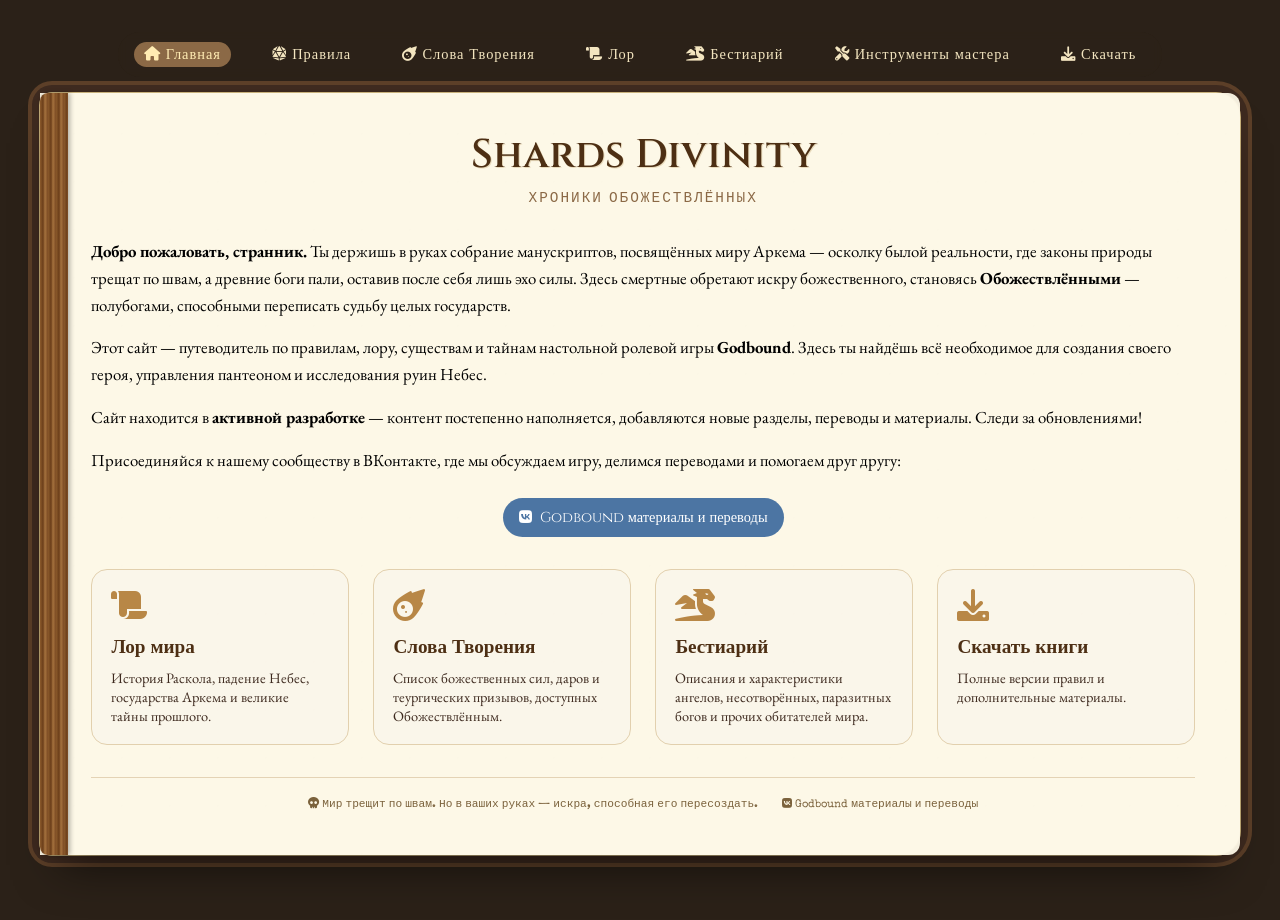
<file: index.html>
<!DOCTYPE html>
<html lang="ru">
<head>
  <meta charset="UTF-8">
  <meta name="viewport" content="width=device-width, initial-scale=1.0, user-scalable=yes">
  <title>Shards Divinity | Хроники Обожествлённых</title>
  <!-- Шрифты -->
  <link href="https://fonts.googleapis.com/css2?family=Cinzel:wght@400;500;600;700&family=EB+Garamond:ital,wght@0,400;0,500;0,600;1,400;1,500&family=Special+Elite&display=swap" rel="stylesheet">
  <link rel="stylesheet" href="https://cdnjs.cloudflare.com/ajax/libs/font-awesome/6.0.0-beta3/css/all.min.css">
  <!-- Общие стили -->
  <link rel="stylesheet" href="css/main.css">
  <style>
    /* Специфичные стили для главной страницы */
    .hero {
      text-align: center;
      margin-bottom: 2rem;
    }
    .hero h1 {
      font-size: 2.5rem;
      margin-bottom: 0.5rem;
    }
    .hero .tagline {
      font-family: 'Special Elite', monospace;
      font-size: 0.9rem;
      letter-spacing: 2px;
      color: #8b6946;
    }
    .intro-text {
      font-size: 1.05rem;
      line-height: 1.6;
      margin-bottom: 2rem;
    }
    .intro-text p {
      margin-bottom: 1rem;
    }
    .feature-grid {
      display: grid;
      grid-template-columns: repeat(auto-fit, minmax(250px, 1fr));
      gap: 1.5rem;
      margin: 2rem 0;
    }
    .feature-card {
      background: rgba(250, 245, 235, 0.7);
      border: 1px solid #e2d0ae;
      border-radius: 1rem;
      padding: 1.2rem;
      transition: transform 0.2s, box-shadow 0.2s;
    }
    .feature-card:hover {
      transform: translateY(-3px);
      box-shadow: 0 8px 16px rgba(0,0,0,0.1);
      background: #fefcf5;
    }
    .feature-card i {
      font-size: 2rem;
      color: #b88746;
      margin-bottom: 0.8rem;
      display: inline-block;
    }
    .feature-card h3 {
      font-family: 'Cinzel', serif;
      font-size: 1.2rem;
      margin-bottom: 0.5rem;
      color: #4d2f14;
    }
    .feature-card p {
      font-size: 0.9rem;
      color: #3e2a1f;
    }
    .feature-card a {
      text-decoration: none;
      color: inherit;
      display: block;
    }
    .update-block {
      background: #f7efdb;
      border-left: 4px solid #b88746;
      padding: 1rem;
      margin: 1.5rem 0;
    }
    .vk-link {
      display: inline-flex;
      align-items: center;
      gap: 0.5rem;
      background: #4c75a3;
      color: #fff;
      padding: 0.5rem 1rem;
      border-radius: 2rem;
      text-decoration: none;
      font-family: 'Cinzel', serif;
      font-size: 0.9rem;
      transition: background 0.2s;
      margin-top: 0.5rem;
    }
    .vk-link:hover {
      background: #3a5d85;
      color: #fff;
    }
    .footer-note {
      margin-top: 2rem;
      text-align: center;
      font-size: 0.7rem;
      color: #7b623c;
      border-top: 1px solid #e4d3b5;
      padding-top: 1.2rem;
      display: flex;
      justify-content: center;
      gap: 1.5rem;
      flex-wrap: wrap;
      font-family: 'Special Elite', monospace;
    }
    @media (max-width: 700px) {
      .hero h1 {
        font-size: 1.8rem;
      }
      .intro-text {
        font-size: 0.95rem;
      }
      .feature-grid {
        grid-template-columns: 1fr;
      }
    }
  </style>
</head>
<body>

<div class="nav-links">
  <a href="index.html" class="active"><i class="fas fa-home"></i> Главная</a>
  <a href="rules.html"><i class="fas fa-dice-d20"></i> Правила</a>
  <a href="words.html"><i class="fas fa-meteor"></i> Слова Творения</a>
  <a href="lore.html"><i class="fas fa-scroll"></i> Лор</a>
  <a href="bestiary.html"><i class="fas fa-dragon"></i> Бестиарий</a>
  <a href="tools.html"><i class="fas fa-tools"></i> Инструменты мастера</a>
  <a href="download.html"><i class="fas fa-download"></i> Скачать</a>
</div>

<div class="book">
  <div class="page">
    
    <div class="ink-smudge"></div>
    <div class="seal"></div>

    <div class="hero">
      <h1>Shards Divinity</h1>
      <div class="tagline">ХРОНИКИ ОБОЖЕСТВЛЁННЫХ</div>
    </div>

    <div class="intro-text">
      <p><strong>Добро пожаловать, странник.</strong> Ты держишь в руках собрание манускриптов, посвящённых миру Аркема — осколку былой реальности, где законы природы трещат по швам, а древние боги пали, оставив после себя лишь эхо силы. Здесь смертные обретают искру божественного, становясь <strong>Обожествлёнными</strong> — полубогами, способными переписать судьбу целых государств.</p>
      <p>Этот сайт — путеводитель по правилам, лору, существам и тайнам настольной ролевой игры <strong>Godbound</strong>. Здесь ты найдёшь всё необходимое для создания своего героя, управления пантеоном и исследования руин Небес.</p>
      <p>Сайт находится в <strong>активной разработке</strong> — контент постепенно наполняется, добавляются новые разделы, переводы и материалы. Следи за обновлениями!</p>
      <p>Присоединяйся к нашему сообществу в ВКонтакте, где мы обсуждаем игру, делимся переводами и помогаем друг другу:</p>
      <div style="text-align: center;">
        <a href="https://vk.com/godbound" class="vk-link" target="_blank" rel="noopener noreferrer">
          <i class="fab fa-vk"></i> Godbound материалы и переводы
        </a>
      </div>
    </div>

    <div class="feature-grid">
      <div class="feature-card">
        <a href="lore.html">
          <i class="fas fa-scroll"></i>
          <h3>Лор мира</h3>
          <p>История Раскола, падение Небес, государства Аркема и великие тайны прошлого.</p>
        </a>
      </div>
      <div class="feature-card">
        <a href="words.html">
          <i class="fas fa-meteor"></i>
          <h3>Слова Творения</h3>
          <p>Список божественных сил, даров и теургических призывов, доступных Обожествлённым.</p>
        </a>
      </div>
      <div class="feature-card">
        <a href="bestiary.html">
          <i class="fas fa-dragon"></i>
          <h3>Бестиарий</h3>
          <p>Описания и характеристики ангелов, несотворённых, паразитных богов и прочих обитателей мира.</p>
        </a>
      </div>
      <div class="feature-card">
        <a href="download.html">
          <i class="fas fa-download"></i>
          <h3>Скачать книги</h3>
          <p>Полные версии правил и дополнительные материалы.</p>
        </a>
      </div>
    </div>

   

    <div class="footer-note">
      <span><i class="fas fa-skull"></i> Мир трещит по швам. Но в ваших руках — искра, способная его пересоздать.</span>
      <span><i class="fab fa-vk"></i> Godbound материалы и переводы</span>
    </div>
  </div>
</div>

<script src="js/main.js"></script>
</body>
</html>
</file>
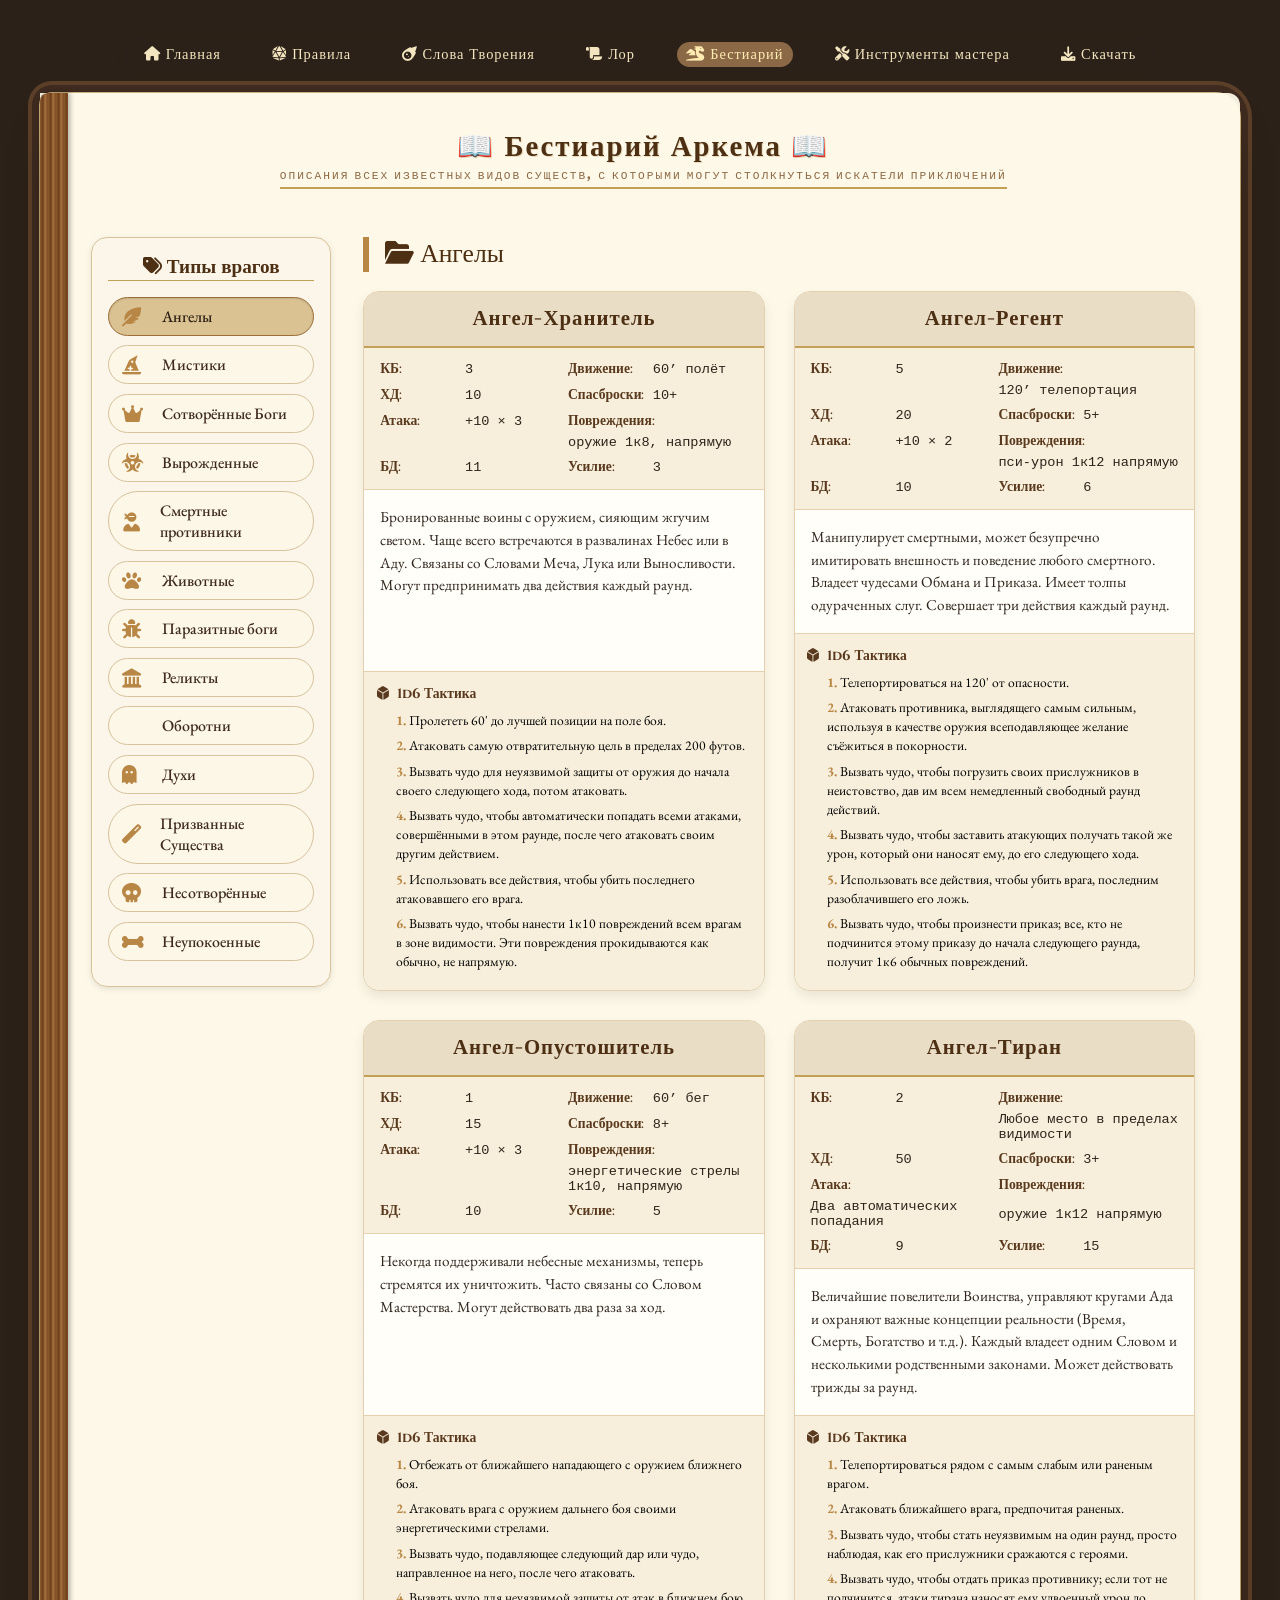
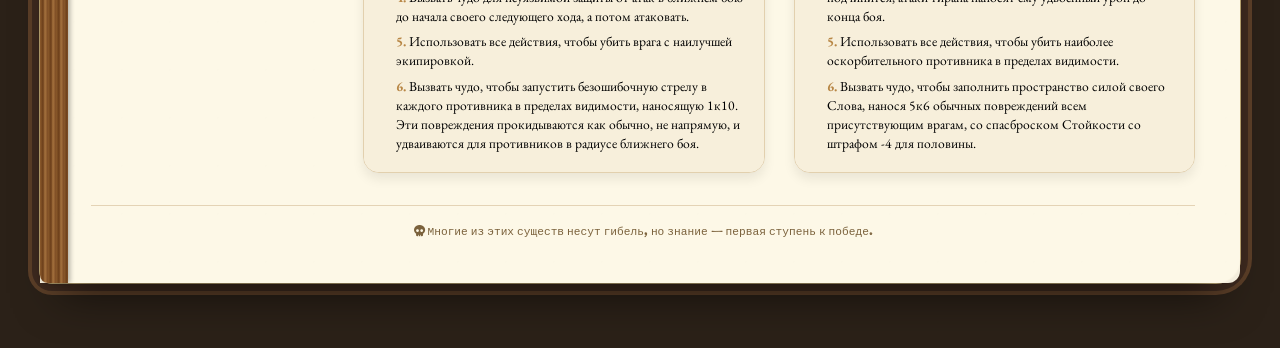
<file: bestiary.html>
<!DOCTYPE html>
<html lang="ru">
<head>
  <meta charset="UTF-8">
  <meta name="viewport" content="width=device-width, initial-scale=1.0, user-scalable=yes">
  <title>Бестиарий | Существа мира Аркем</title>
  <link href="https://fonts.googleapis.com/css2?family=Cinzel:wght@400;500;600;700&family=EB+Garamond:ital,wght@0,400;0,500;0,600;1,400;1,500&family=Special+Elite&display=swap" rel="stylesheet">
  <link rel="stylesheet" href="https://cdnjs.cloudflare.com/ajax/libs/font-awesome/6.0.0-beta3/css/all.min.css">
  <link rel="stylesheet" href="css/main.css">
</head>
<body>

<div class="nav-links">
  <a href="index.html"><i class="fas fa-home"></i> Главная</a>
  <a href="rules.html"><i class="fas fa-dice-d20"></i> Правила</a>
  <a href="words.html"><i class="fas fa-meteor"></i> Слова Творения</a>
  <a href="lore.html"><i class="fas fa-scroll"></i> Лор</a>
  <a href="bestiary.html" class="active"><i class="fas fa-dragon"></i> Бестиарий</a>
  <a href="tools.html"><i class="fas fa-tools"></i> Инструменты мастера</a>
  <a href="download.html"><i class="fas fa-download"></i> Скачать</a>
</div>

<div class="book">
  <div class="page">
   
    <div style="text-align: center;">
      <div class="page-title">
        <h1>📖 Бестиарий Аркема 📖</h1>
        <div class="subhead">Описания всех известных видов существ, с которыми могут столкнуться искатели приключений</div>
      </div>
    </div>

    <div class="bestiary-container">
      <div class="categories-sidebar">
        <h3><i class="fas fa-tags"></i> Типы врагов</h3>
        <div id="category-buttons"></div>
      </div>
      <div class="bestiary-content">
        <div id="category-title" class="category-title"></div>
        <div id="creatures-list" class="creature-grid"></div>
      </div>
    </div>

    <div class="footer-note" style="margin-top: 2rem;">
      <span><i class="fas fa-skull"></i> Многие из этих существ несут гибель, но знание — первая ступень к победе.</span>
    </div>
  </div>
</div>

<!-- Подключаем внешние данные бестиария -->
<script src="js/bestiary-data.js"></script>
<script>
  // Порядок категорий (соответствует оригиналу)
  const categoriesOrder = [
    "Ангелы", "Мистики", "Сотворённые Боги", "Вырожденные",
    "Смертные противники", "Животные", "Паразитные боги", "Реликты",
    "Оборотни", "Духи", "Призванные Существа", "Несотворённые", "Неупокоенные"
  ];

  let activeCategory = categoriesOrder[0];

  function renderCategoryButtons() {
    const container = document.getElementById('category-buttons');
    if (!container) return;
    container.innerHTML = '';
    categoriesOrder.forEach(cat => {
      const btn = document.createElement('div');
      btn.className = 'cat-btn' + (cat === activeCategory ? ' active' : '');
      let icon = 'fa-question';
      switch(cat) {
        case 'Ангелы': icon = 'fa-feather-alt'; break;
        case 'Мистики': icon = 'fa-hat-wizard'; break;
        case 'Сотворённые Боги': icon = 'fa-crown'; break;
        case 'Вырожденные': icon = 'fa-biohazard'; break;
        case 'Смертные противники': icon = 'fa-user-ninja'; break;
        case 'Животные': icon = 'fa-paw'; break;
        case 'Паразитные боги': icon = 'fa-bug'; break;
        case 'Реликты': icon = 'fa-landmark'; break;
        case 'Оборотни': icon = 'fa-wolf'; break;
        case 'Духи': icon = 'fa-ghost'; break;
        case 'Призванные Существа': icon = 'fa-magic'; break;
        case 'Несотворённые': icon = 'fa-skull'; break;
        case 'Неупокоенные': icon = 'fa-bone'; break;
        default: icon = 'fa-book';
      }
      btn.innerHTML = `<i class="fas ${icon}"></i><span>${cat}</span>`;
      btn.addEventListener('click', () => {
        activeCategory = cat;
        renderCategoryButtons();
        renderCreatures();
      });
      container.appendChild(btn);
    });
  }

  function renderCreatures() {
    const titleDiv = document.getElementById('category-title');
    const listDiv = document.getElementById('creatures-list');
    if (!titleDiv || !listDiv) return;

    const creatures = window.bestiaryData[activeCategory];
    titleDiv.innerHTML = `<i class="fas fa-folder-open"></i> ${activeCategory}`;

    if (!creatures || creatures.length === 0) {
      listDiv.innerHTML = '<div class="empty-message">Нет записей о существах этого типа в текущих хрониках.</div>';
      return;
    }

    listDiv.innerHTML = '';
    creatures.forEach(creature => {
      const card = document.createElement('div');
      card.className = 'creature-card';

      const nameDiv = document.createElement('div');
      nameDiv.className = 'creature-name';
      nameDiv.textContent = creature.name;

      const statsGrid = document.createElement('div');
      statsGrid.className = 'stats-grid';
      for (const [key, value] of Object.entries(creature.stats)) {
        const item = document.createElement('div');
        item.className = 'stat-item';
        const label = document.createElement('span');
        label.className = 'stat-label';
        label.textContent = key + ':';
        const valSpan = document.createElement('span');
        valSpan.className = 'stat-value';
        valSpan.textContent = value;
        item.appendChild(label);
        item.appendChild(valSpan);
        statsGrid.appendChild(item);
      }

      const descDiv = document.createElement('div');
      descDiv.className = 'creature-desc';
      descDiv.textContent = creature.desc;

      card.appendChild(nameDiv);
      card.appendChild(statsGrid);
      card.appendChild(descDiv);

      if (creature.tactics && creature.tactics.length === 6) {
        const tacticDiv = document.createElement('div');
        tacticDiv.className = 'tactic-table';
        tacticDiv.innerHTML = `<h4><i class="fas fa-dice-d6"></i> 1d6 Тактика</h4><ol>${creature.tactics.map(t => `<li>${t}</li>`).join('')}</ol>`;
        card.appendChild(tacticDiv);
      }

      listDiv.appendChild(card);
    });
  }

  document.addEventListener('DOMContentLoaded', () => {
    renderCategoryButtons();
    renderCreatures();
  });
</script>
<script src="js/main.js"></script>
</body>
</html>
</file>
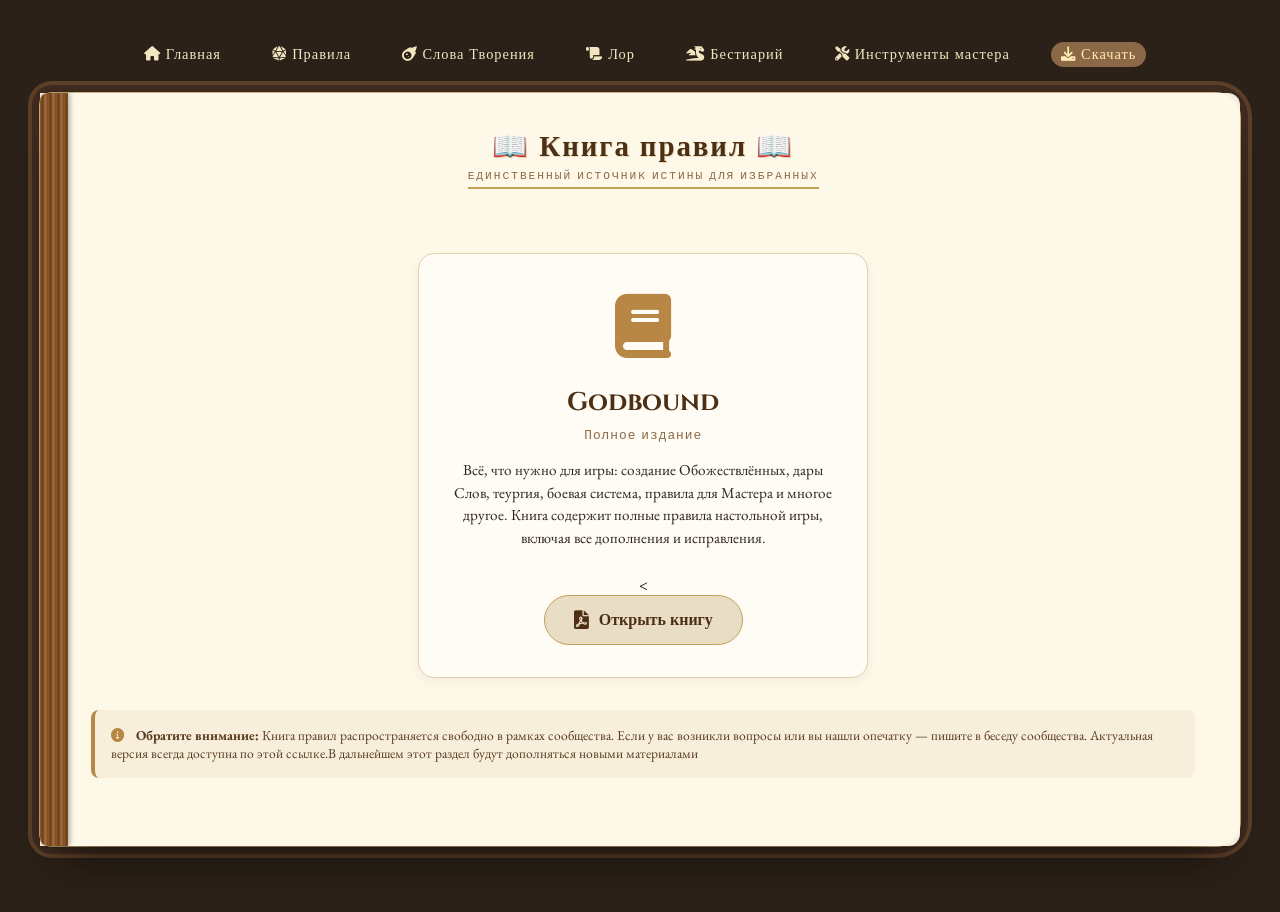
<file: download.html>
<!DOCTYPE html>
<html lang="ru">
<head>
  <meta charset="UTF-8">
  <meta name="viewport" content="width=device-width, initial-scale=1.0, user-scalable=yes">
  <title>Скачать | Книга правил</title>
  <!-- Шрифты -->
  <link href="https://fonts.googleapis.com/css2?family=Cinzel:wght@400;500;600;700&family=EB+Garamond:ital,wght@0,400;0,500;0,600;1,400;1,500&family=Special+Elite&display=swap" rel="stylesheet">
  <link rel="stylesheet" href="https://cdnjs.cloudflare.com/ajax/libs/font-awesome/6.0.0-beta3/css/all.min.css">
  <!-- Общие стили -->
  <link rel="stylesheet" href="css/main.css">
  <style>
    /* Специфические стили для страницы загрузки */
    .download-container {
      display: flex;
      justify-content: center;
      align-items: center;
      margin: 2rem 0;
    }

    .download-card {
      background: #fefcf5;
      border: 1px solid #e2d0ae;
      border-radius: 1rem;
      padding: 2rem;
      max-width: 450px;
      width: 100%;
      transition: transform 0.2s, box-shadow 0.2s;
      box-shadow: 0 4px 12px rgba(0,0,0,0.05);
      display: flex;
      flex-direction: column;
      align-items: center;
      text-align: center;
    }

    .download-card:hover {
      transform: translateY(-5px);
      box-shadow: 0 12px 24px rgba(0,0,0,0.1);
    }

    .book-icon {
      font-size: 4rem;
      color: #b88746;
      margin-bottom: 1rem;
    }

    .download-card h3 {
      font-family: 'Cinzel', serif;
      font-size: 1.6rem;
      color: #4d2f14;
      margin-bottom: 0.5rem;
    }

    .download-card .version {
      font-family: 'Special Elite', monospace;
      font-size: 0.8rem;
      color: #8b6946;
      margin-bottom: 1rem;
      letter-spacing: 1px;
    }

    .download-card p {
      font-size: 0.95rem;
      line-height: 1.5;
      color: #2f241b;
      margin-bottom: 1.5rem;
    }

    .btn-download {
      display: inline-flex;
      align-items: center;
      gap: 0.7rem;
      background: #e9ddc5;
      border: 1px solid #c2a156;
      padding: 0.8rem 1.8rem;
      border-radius: 3rem;
      font-family: 'Cinzel', serif;
      font-size: 1rem;
      font-weight: 600;
      color: #4d2f14;
      text-decoration: none;
      transition: all 0.2s;
    }

    .btn-download:hover {
      background: #dac292;
      border-color: #9b6e3c;
      transform: scale(1.02);
      cursor: pointer;
    }

    .btn-download i {
      font-size: 1.2rem;
    }

    .note {
      background: #f7efdb;
      border-left: 4px solid #b88746;
      padding: 1rem;
      margin: 1.5rem 0;
      font-size: 0.85rem;
      color: #5a3a1f;
      border-radius: 0.5rem;
      text-align: left;
    }

    .note i {
      margin-right: 0.5rem;
      color: #b88746;
    }

    @media (max-width: 600px) {
      .download-card {
        padding: 1.5rem;
      }
      .download-card h3 {
        font-size: 1.3rem;
      }
    }
  </style>
</head>
<body>

<div class="nav-links">
  <a href="index.html"><i class="fas fa-home"></i> Главная</a>
  <a href="rules.html"><i class="fas fa-dice-d20"></i> Правила</a>
  <a href="words.html"><i class="fas fa-meteor"></i> Слова Творения</a>
  <a href="lore.html"><i class="fas fa-scroll"></i> Лор</a>
  <a href="bestiary.html"><i class="fas fa-dragon"></i> Бестиарий</a>
  <a href="tools.html"><i class="fas fa-tools"></i> Инструменты мастера</a>
  <a href="download.html" class="active"><i class="fas fa-download"></i> Скачать</a>
</div>

<div class="book">
  <div class="page">
  

    <div style="text-align: center;">
      <div class="page-title">
        <h1>📖 Книга правил 📖</h1>
        <div class="subhead">Единственный источник истины для избранных</div>
      </div>
    </div>

    <div class="download-container">
      <div class="download-card">
        <div class="book-icon"><i class="fas fa-book"></i></div>
        <h3>Godbound</h3>
        <div class="version">Полное издание</div>
        <p>Всё, что нужно для игры: создание Обожествлённых, дары Слов, теургия, боевая система, правила для Мастера и многое другое. Книга содержит полные правила настольной игры, включая все дополнения и исправления.</p>
        <<a href="https://psv4.userapi.com/s/v1/d/fkH8UR-rPKbxiMTvCYG47V21KT0CNqgKJgzrF3YooZwqmPy5fRRQeXDZQZaWxkqw9Ls_qSszQdtvYN26vsxLEwLQa7oiTcsGMIAIhQhIC1wfvw10KoF_Dg/Godbound_russkaya_besplatnaya_versia_2019_11_16.pdf" class="btn-download" target="_blank" rel="noopener noreferrer"><i class="fas fa-file-pdf"></i> Открыть книгу</a>
      </div>
    </div>

    <div class="note">
      <i class="fas fa-info-circle"></i> <strong>Обратите внимание:</strong> Книга правил распространяется свободно в рамках сообщества. Если у вас возникли вопросы или вы нашли опечатку — пишите в беседу сообщества. Актуальная версия всегда доступна по этой ссылке.В дальнейшем этот раздел  будут дополняться новыми материалами 
    </div>


<script src="js/main.js"></script>
</body>
</html>
</file>
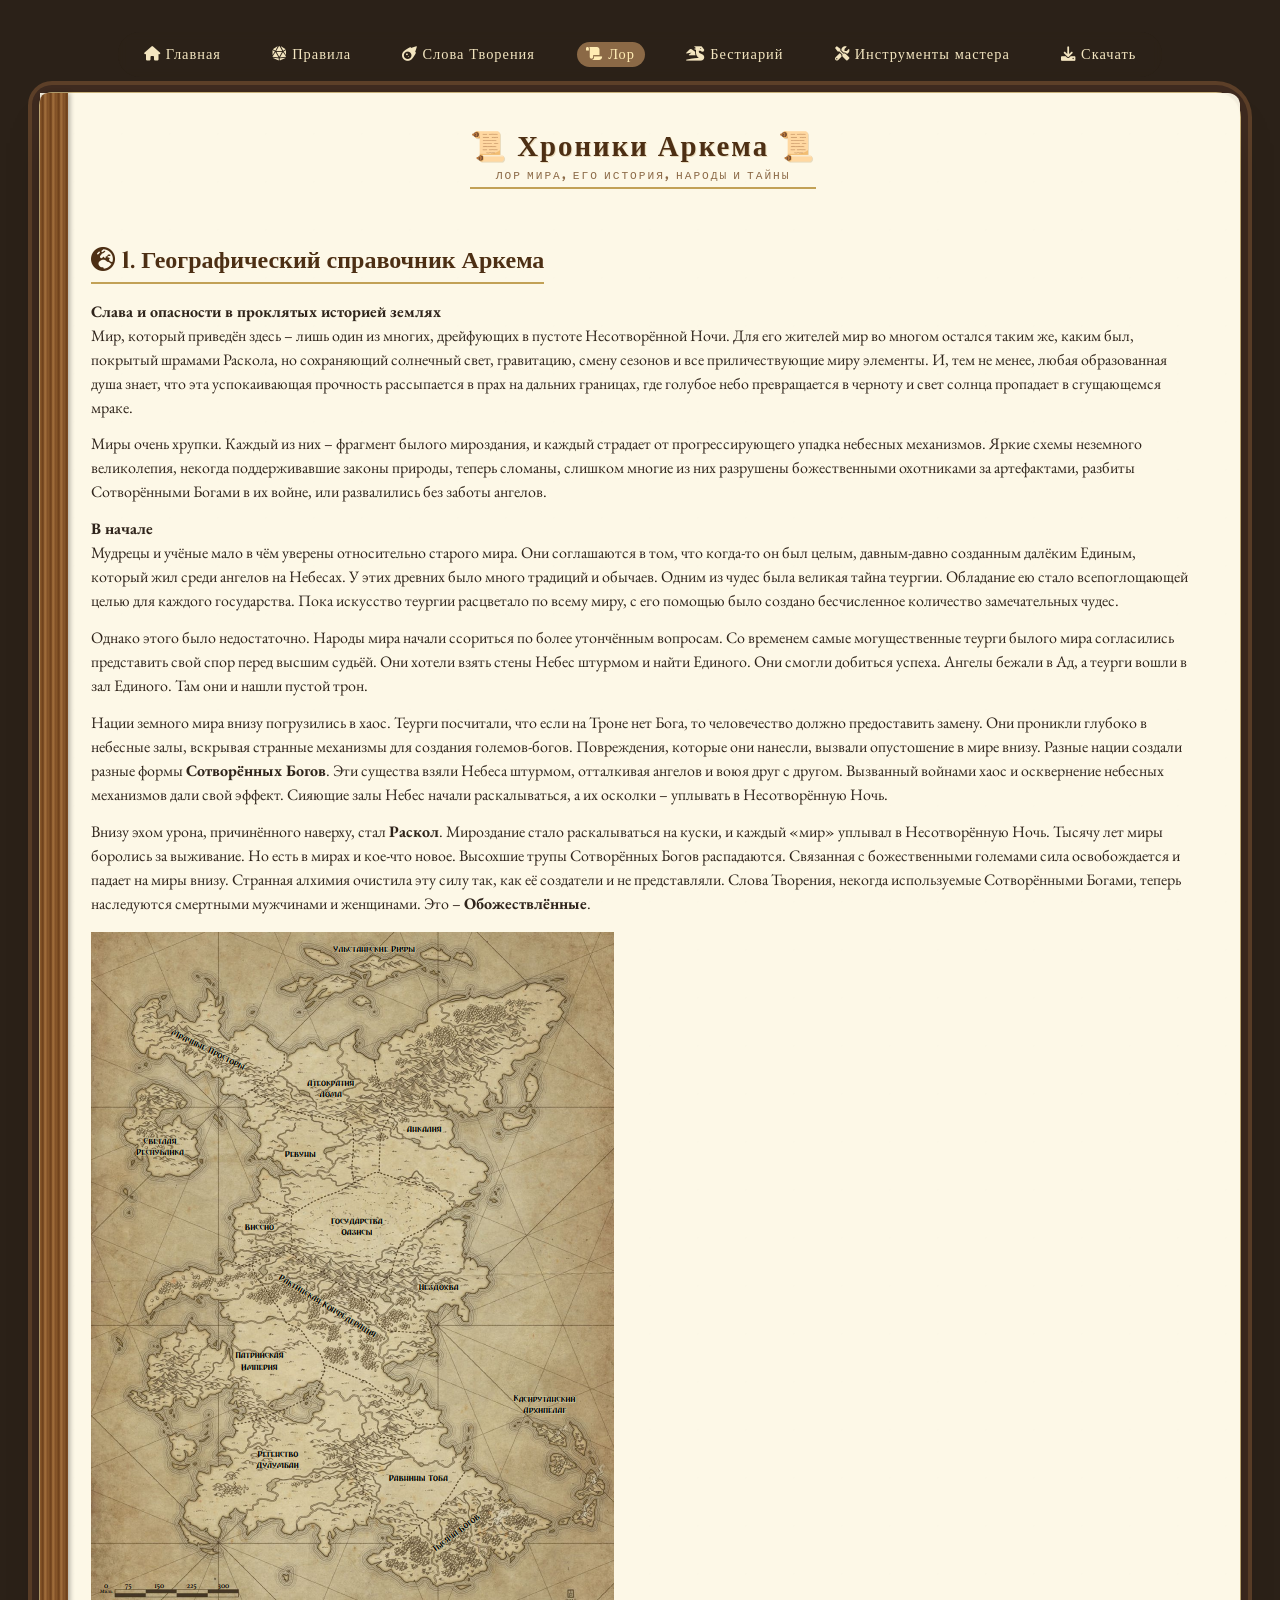
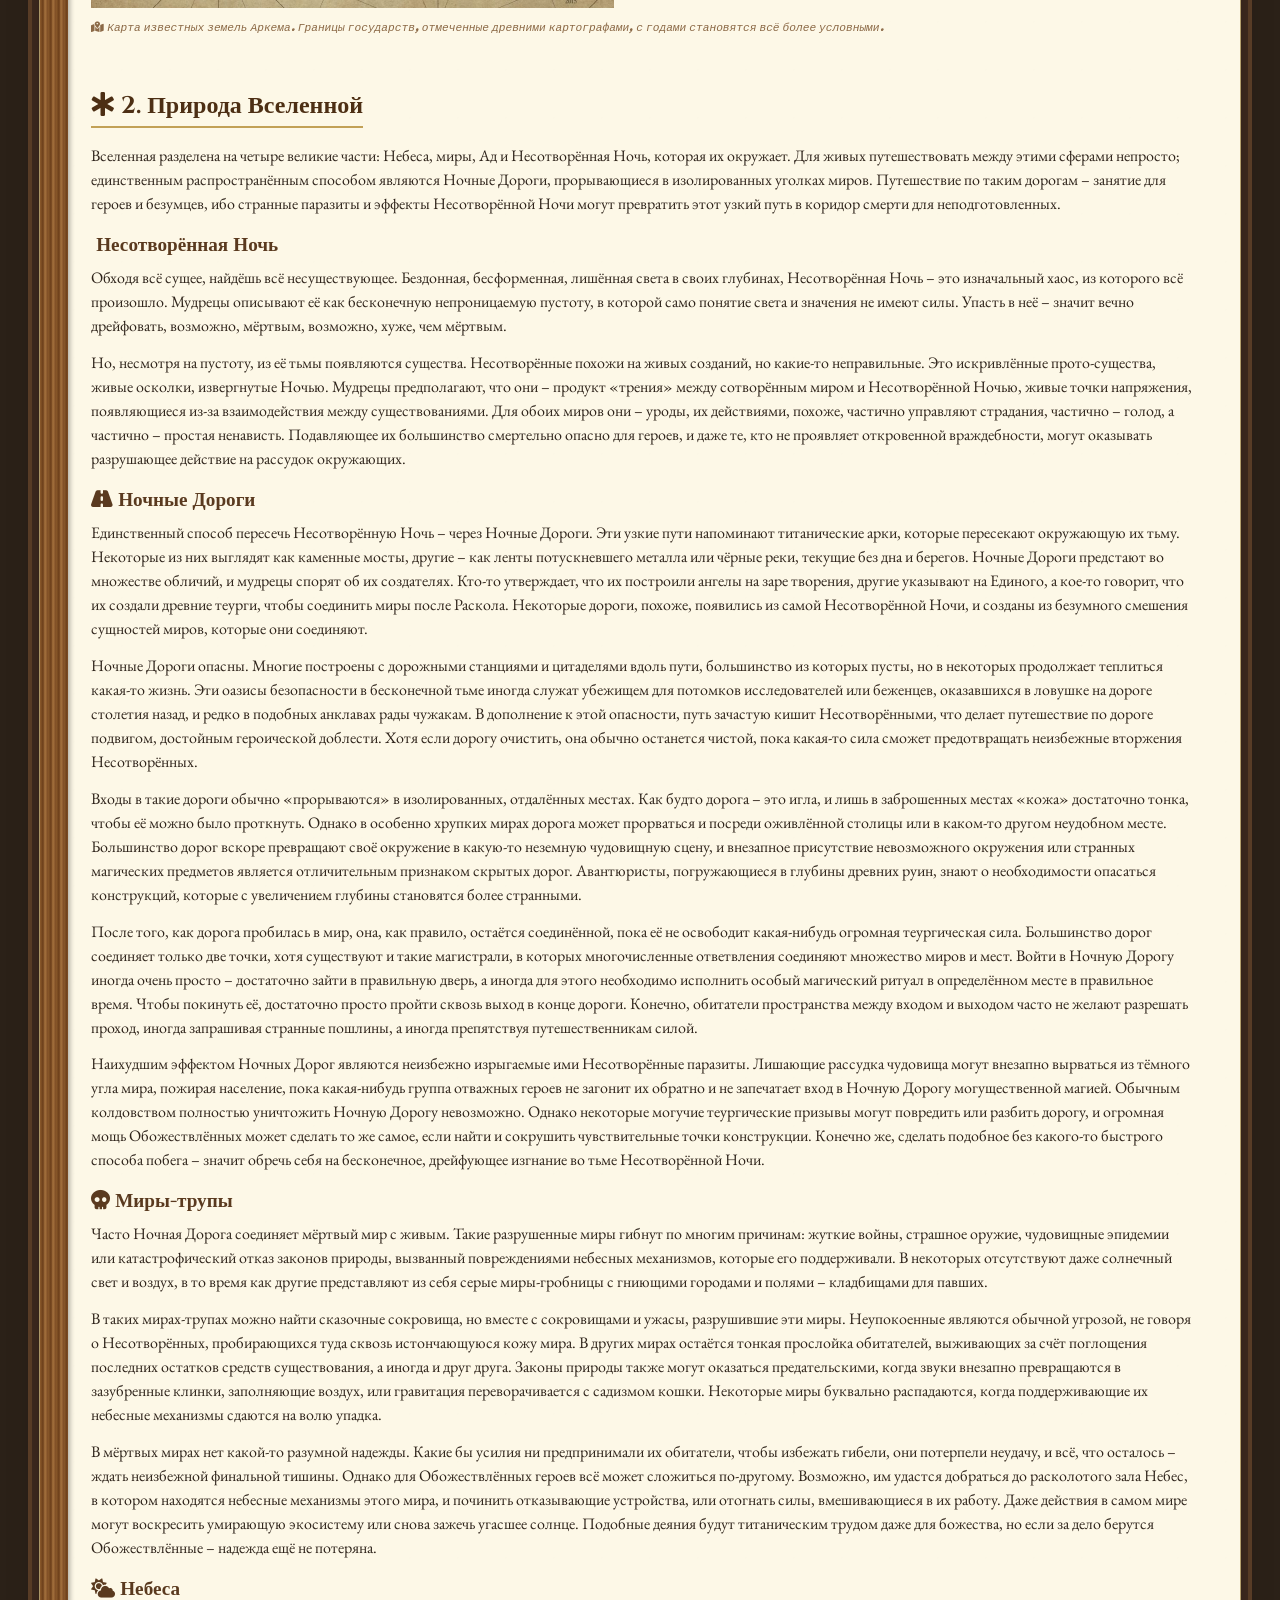
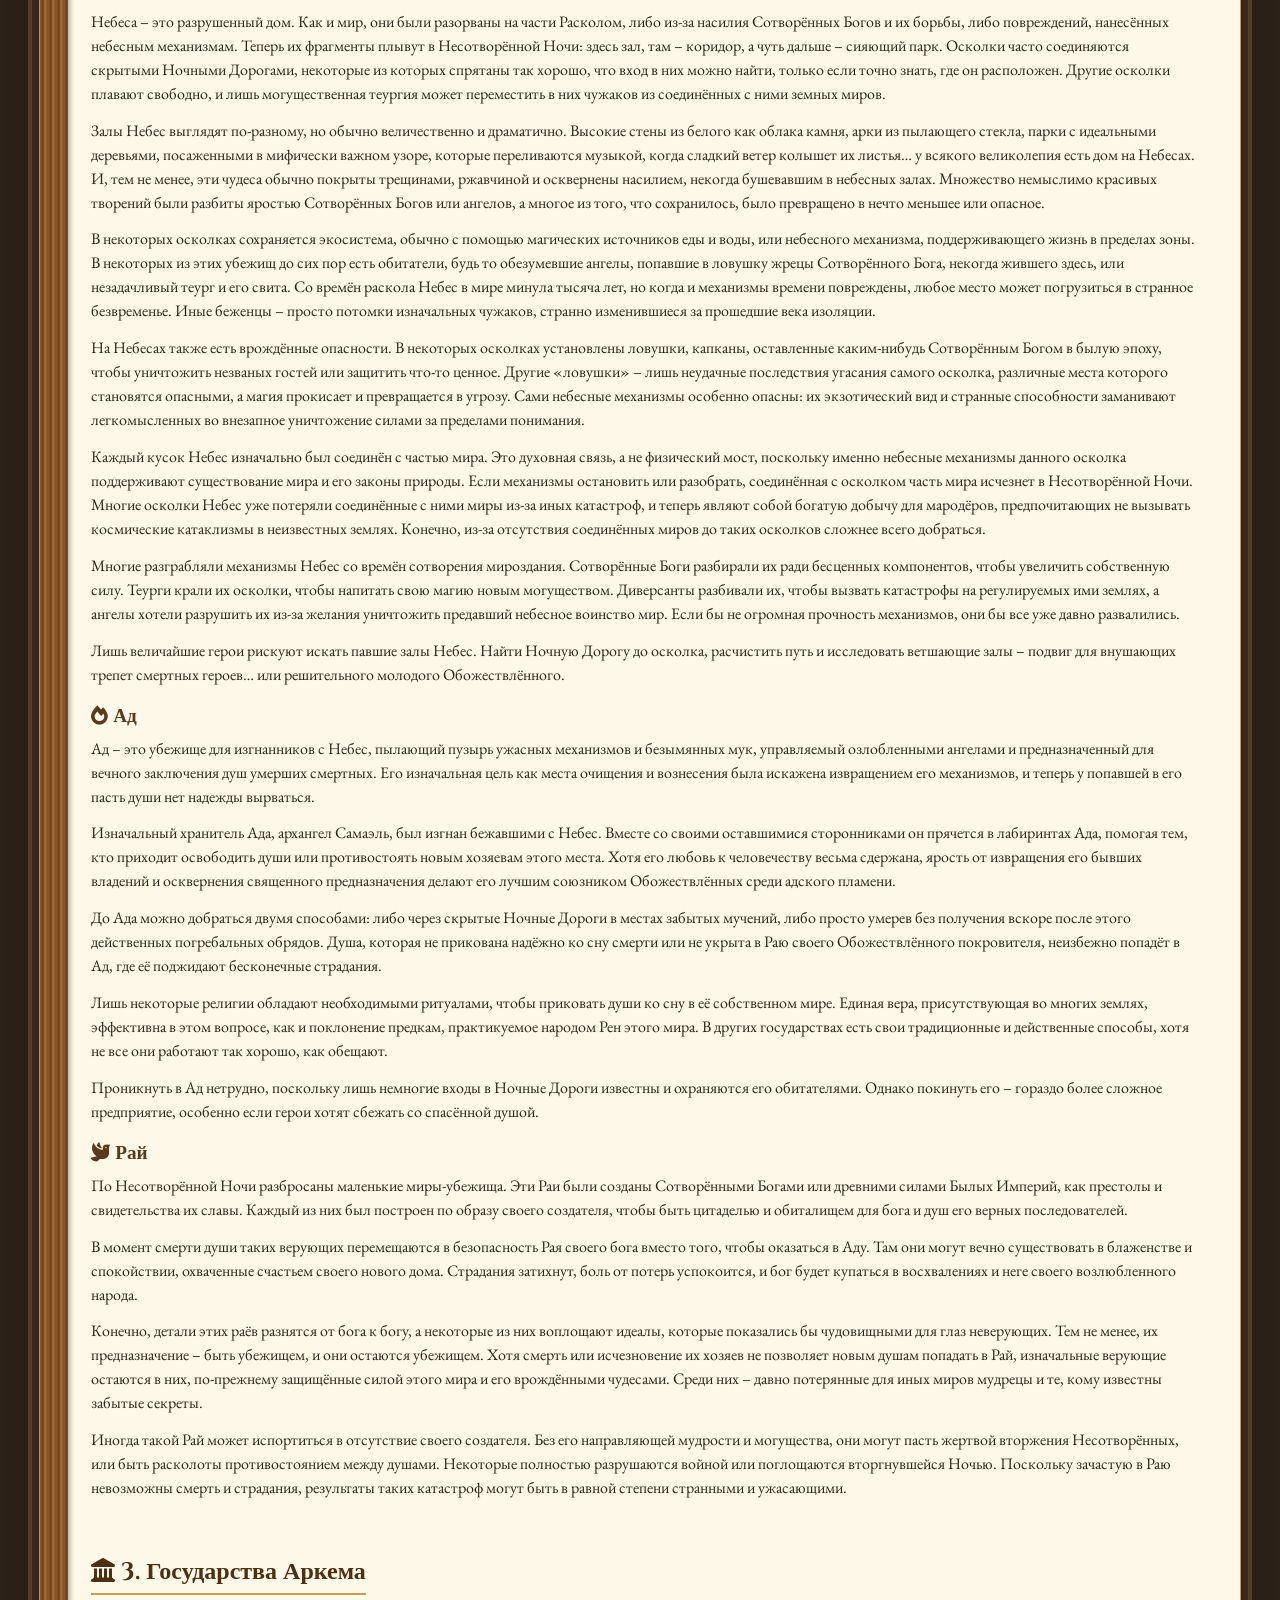
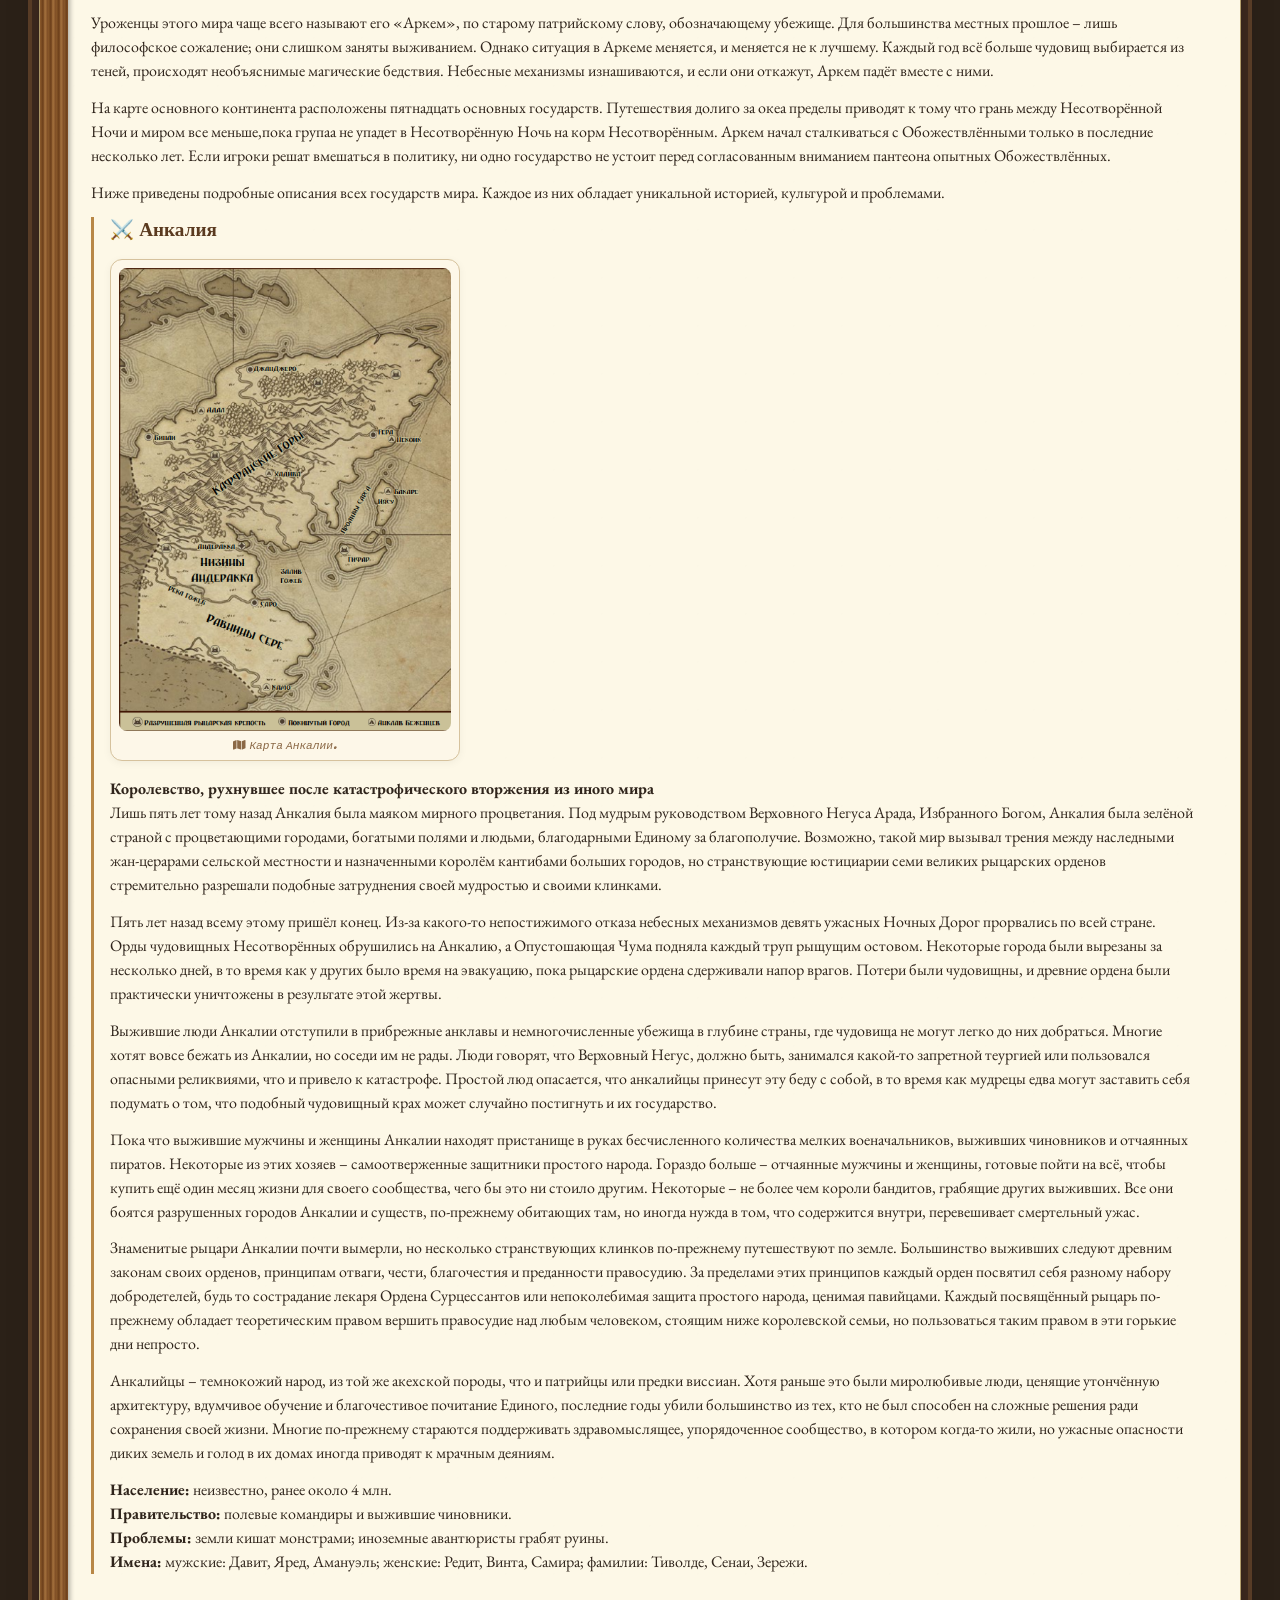
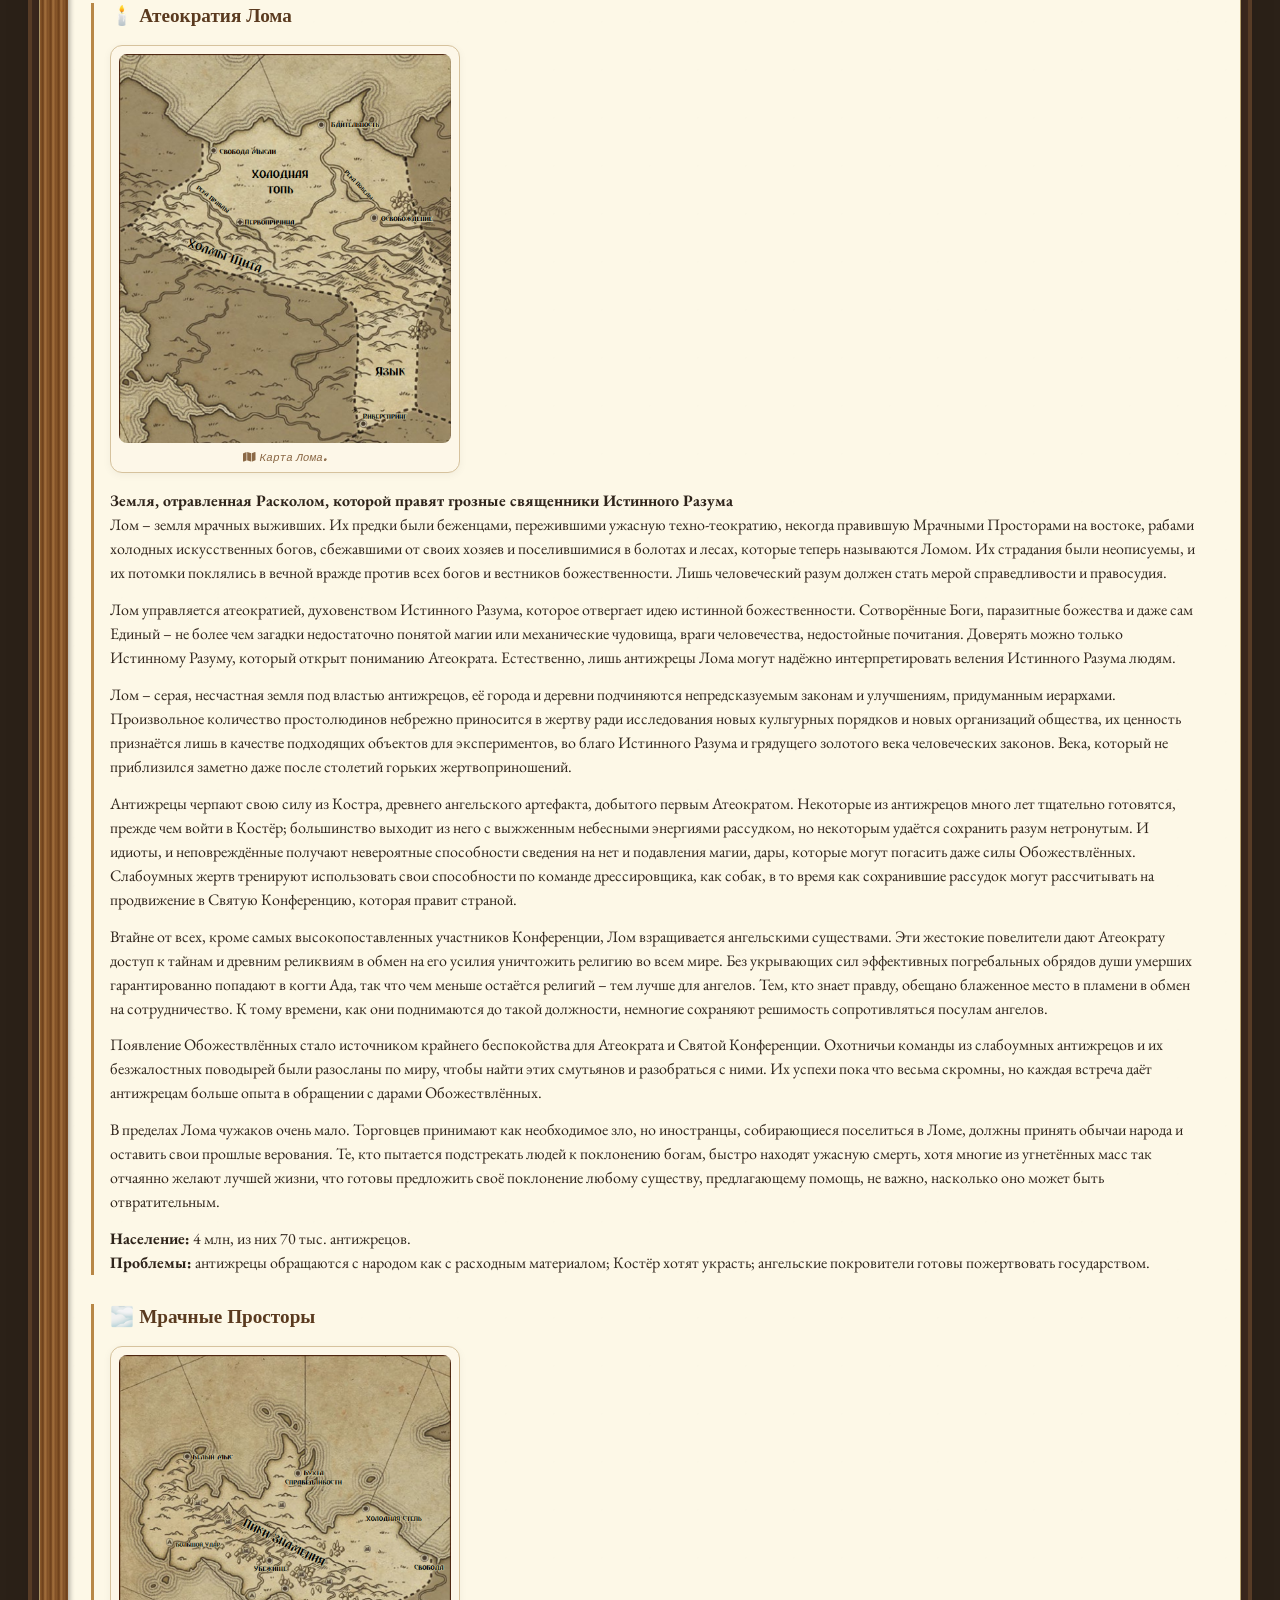
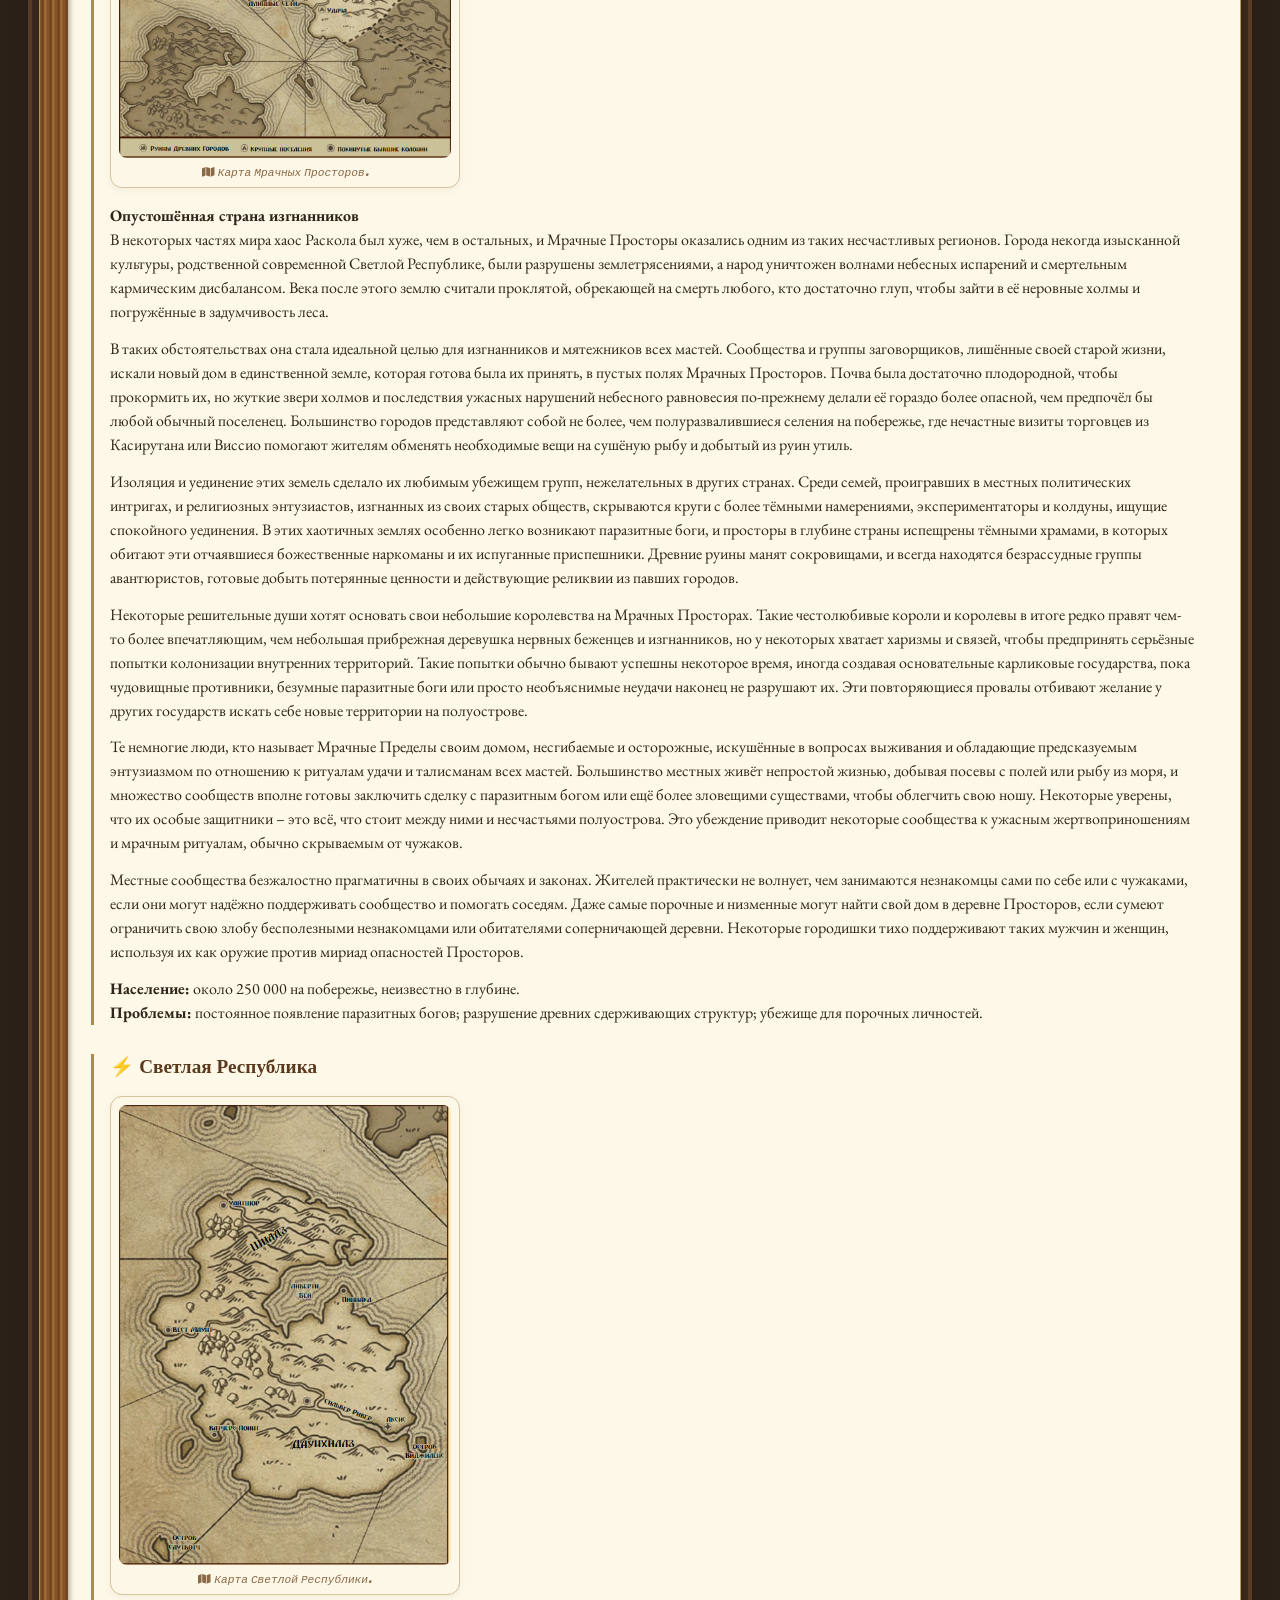
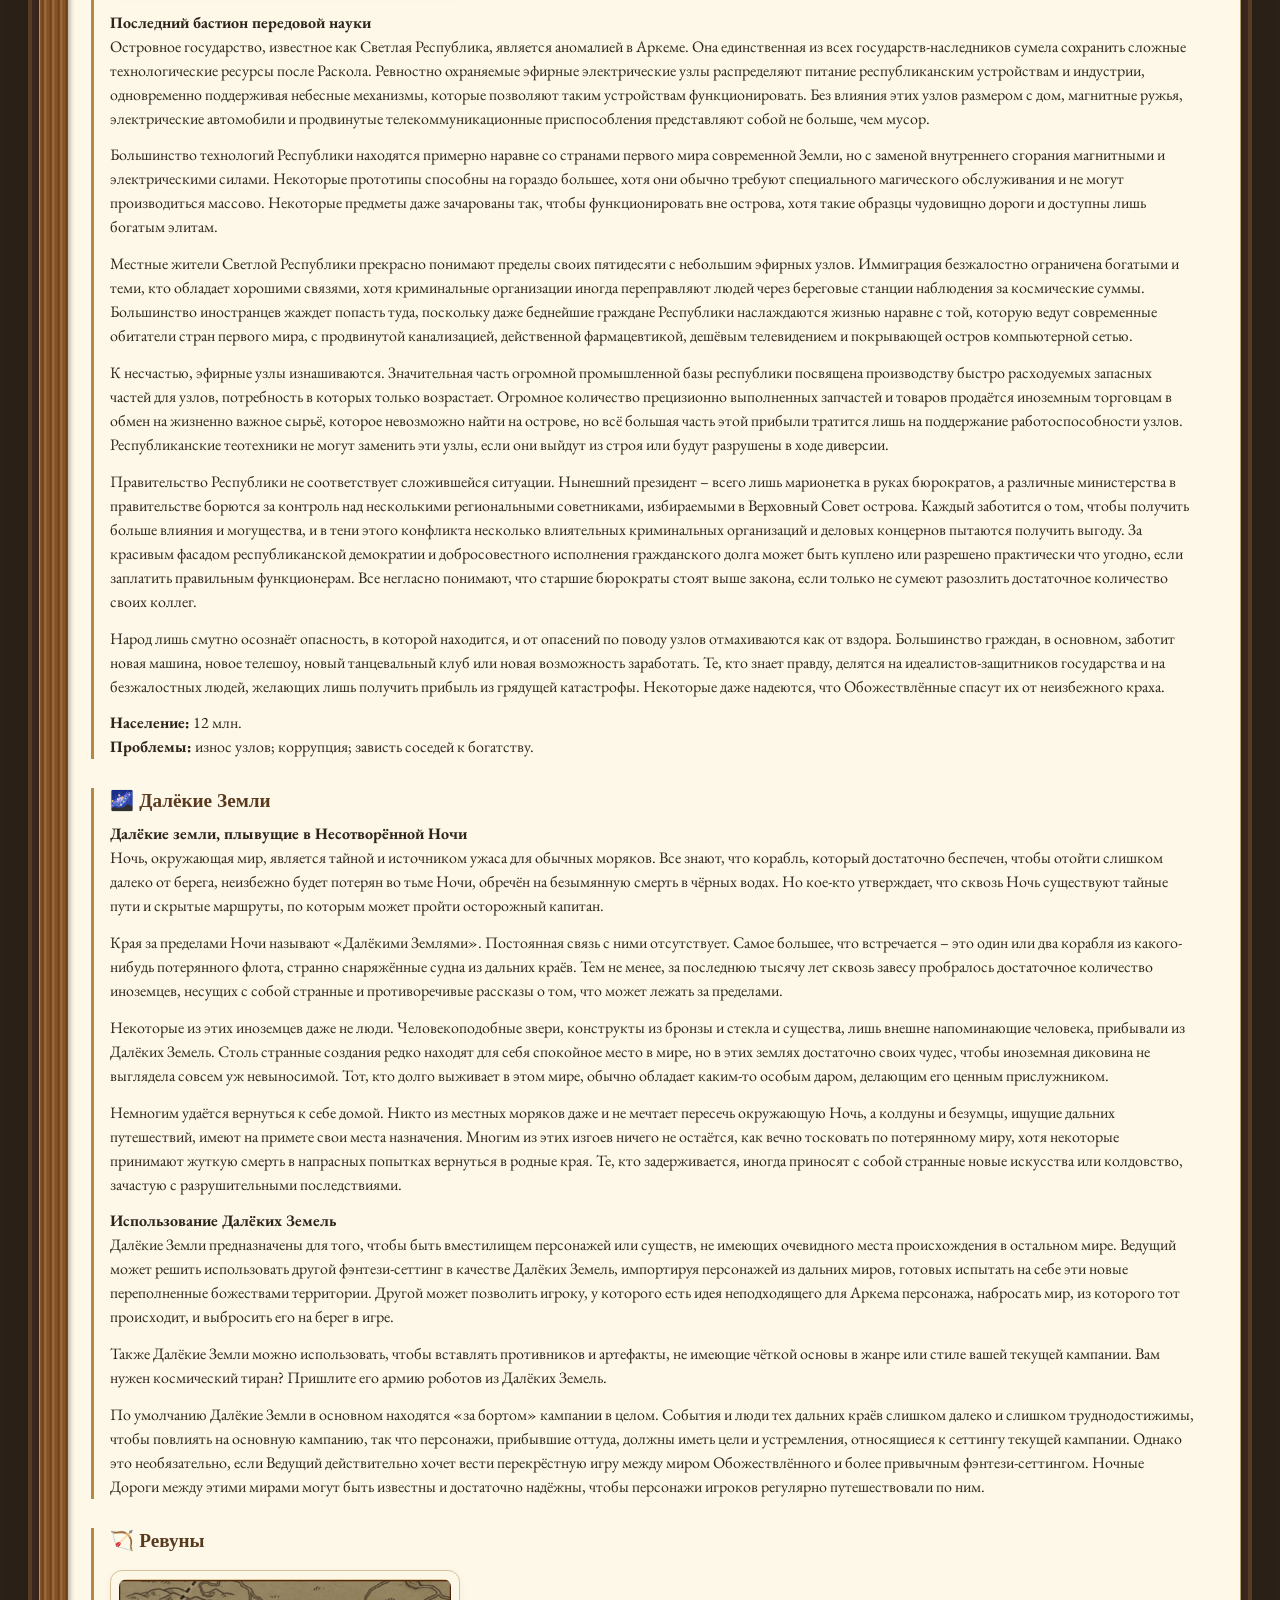
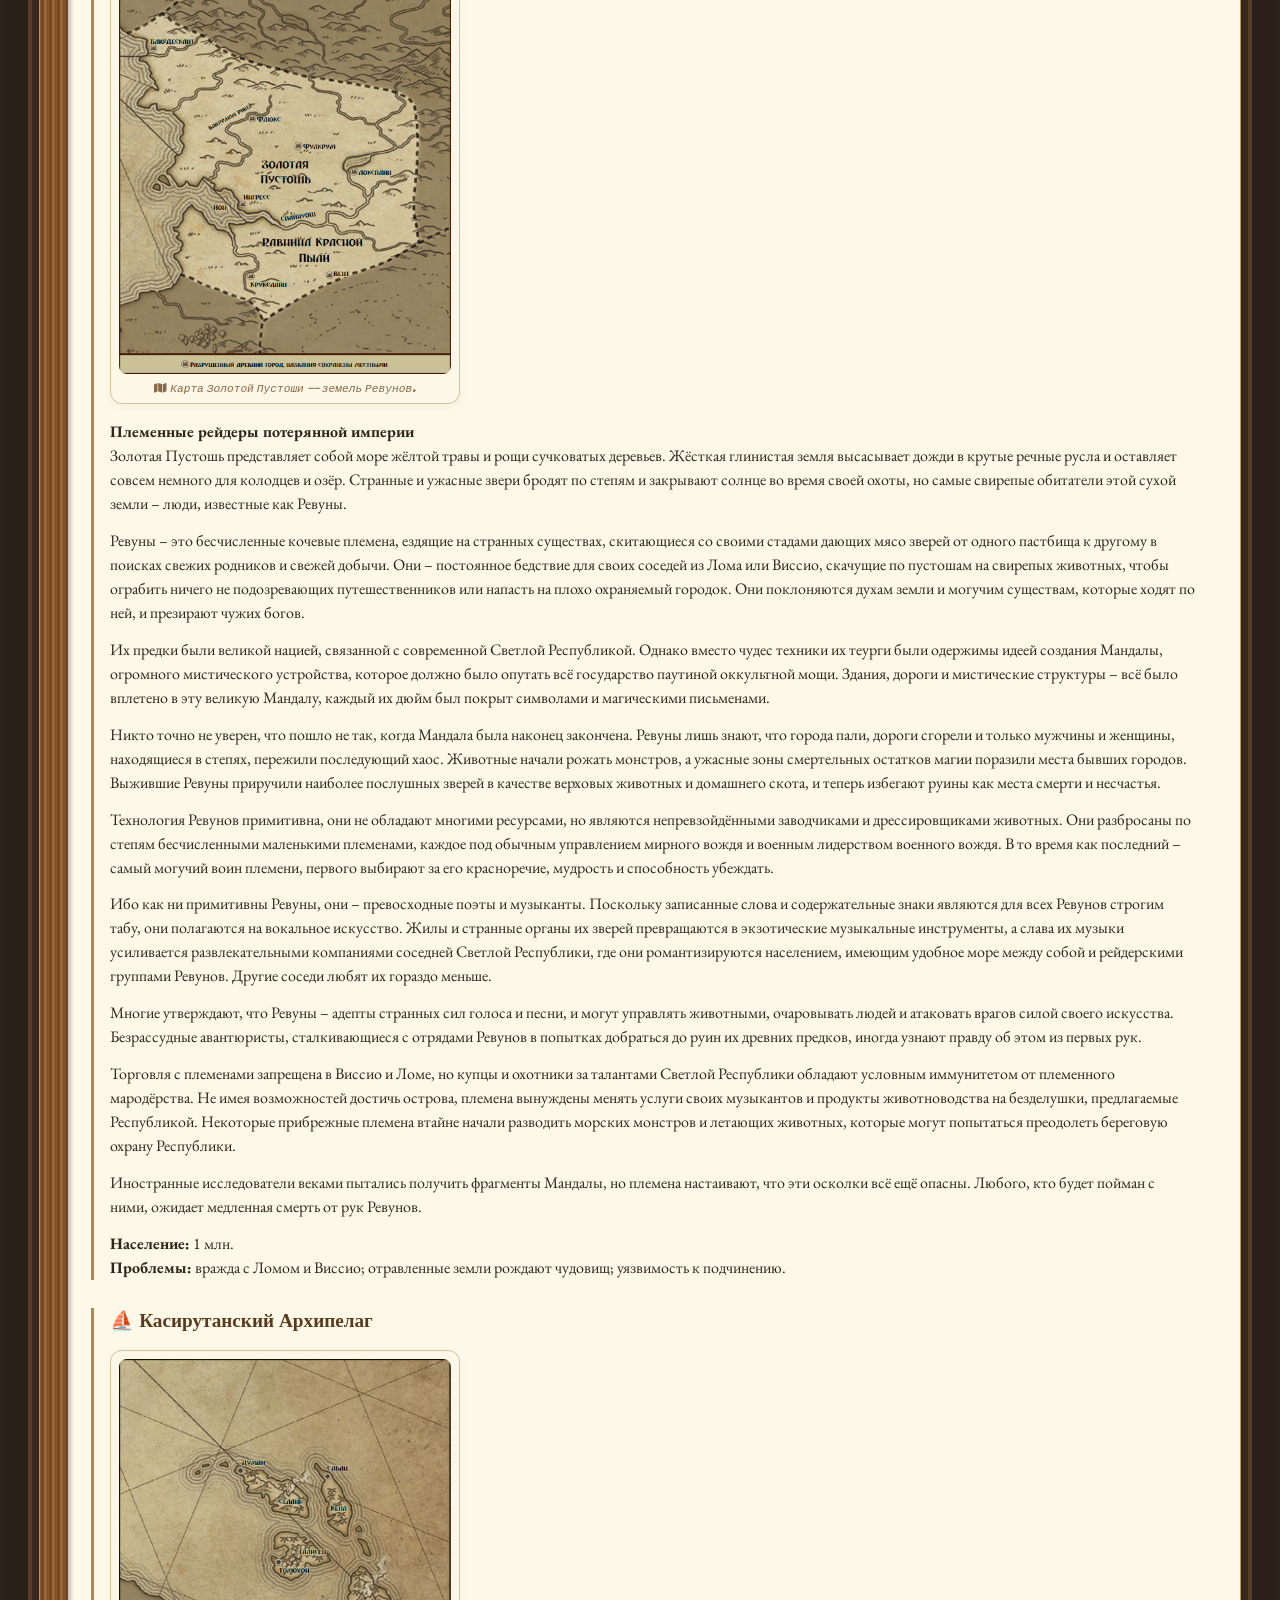
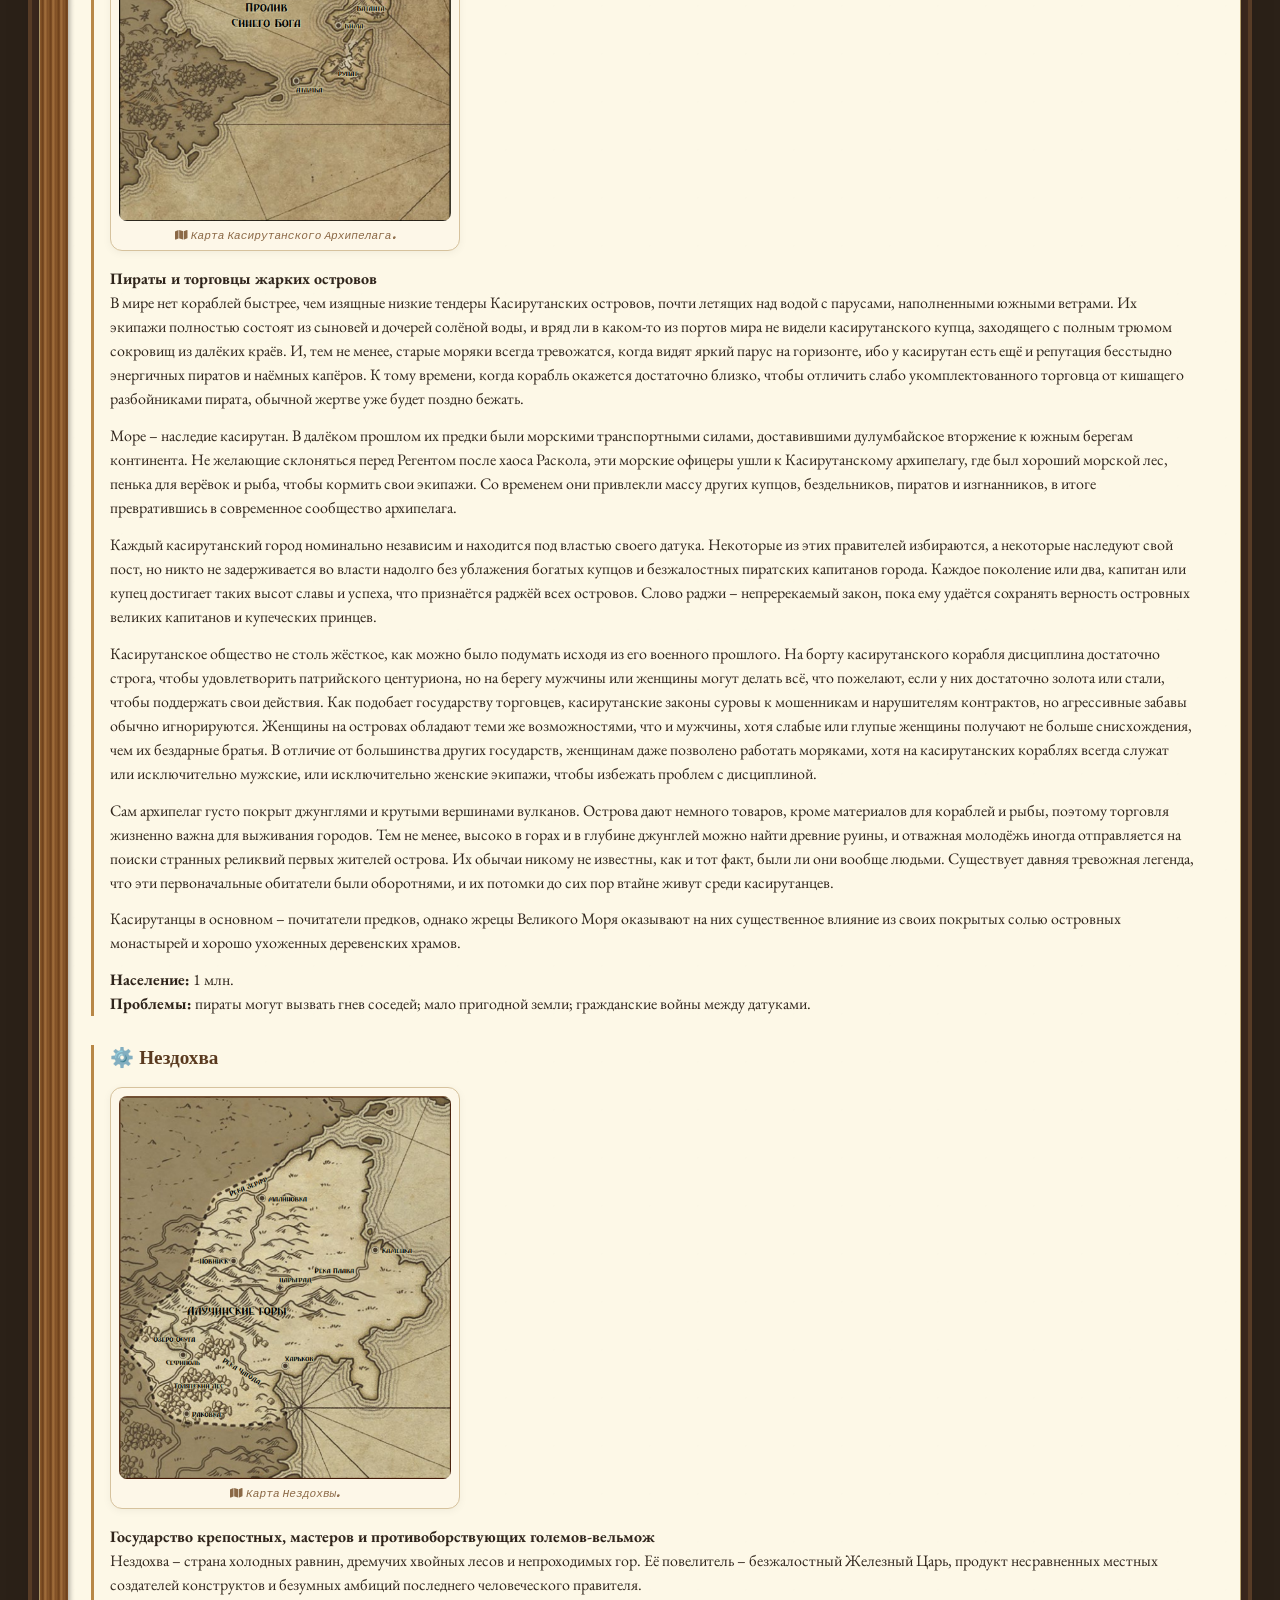
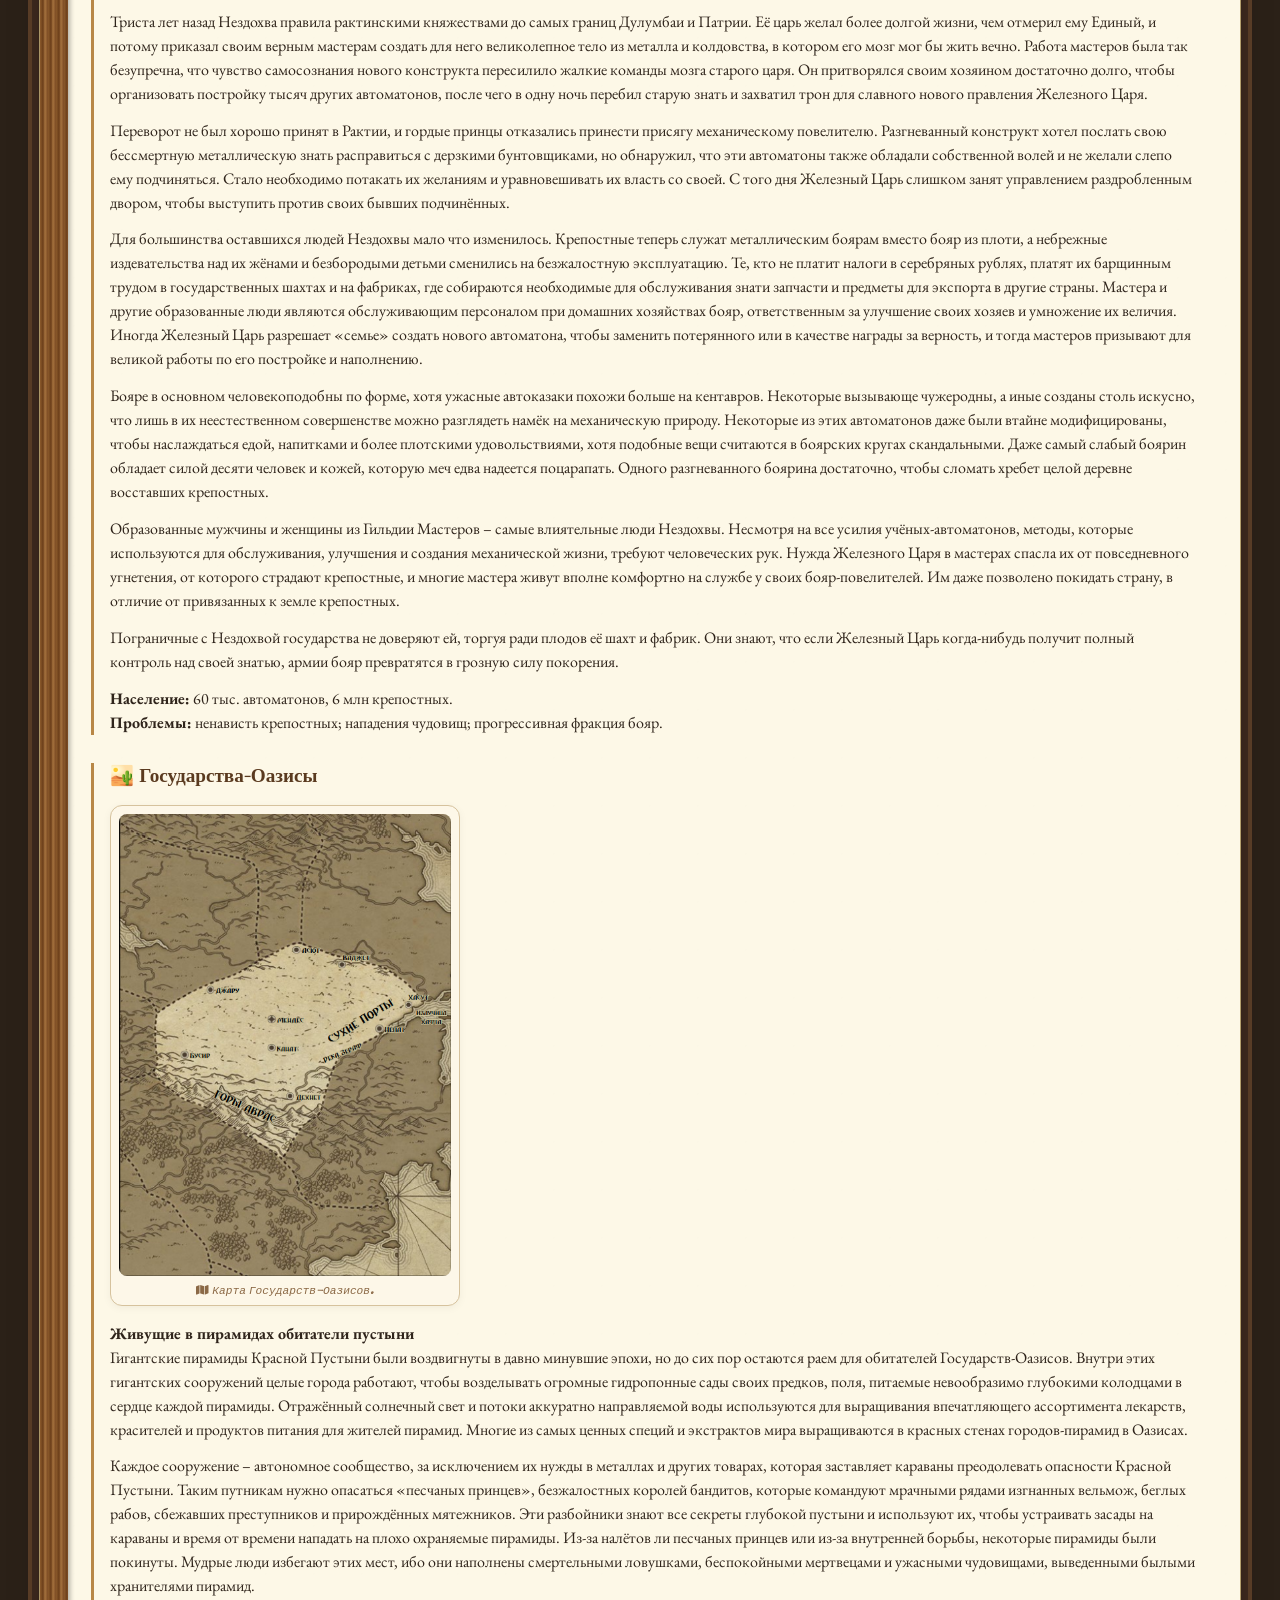
<file: lore.html>
<!DOCTYPE html>
<html lang="ru">
<head>
  <meta charset="UTF-8">
  <meta name="viewport" content="width=device-width, initial-scale=1.0, user-scalable=yes">
  <title>Лор мира | Аркем — старая книга</title>
  <link href="https://fonts.googleapis.com/css2?family=Cinzel:wght@400;500;600;700&family=EB+Garamond:ital,wght@0,400;0,500;0,600;1,400;1,500&family=Special+Elite&display=swap" rel="stylesheet">
  <link rel="stylesheet" href="https://cdnjs.cloudflare.com/ajax/libs/font-awesome/6.0.0-beta3/css/all.min.css">
  <link rel="stylesheet" href="css/main.css">
  <style>
    /* Дополнительные стили для сплошного текста */
    .lore-section {
      margin-bottom: 2rem;
    }
    .lore-section h2 {
      font-family: 'Cinzel', serif;
      color: #4d2f14;
      border-bottom: 2px solid #c2a156;
      display: inline-block;
      margin: 1.5rem 0 1rem 0;
      padding-bottom: 0.3rem;
      font-size: 1.5rem;
    }
    .lore-section h3 {
      font-family: 'Cinzel', serif;
      color: #5a3a1f;
      margin: 1rem 0 0.5rem 0;
      font-size: 1.2rem;
    }
    .lore-section p {
      margin-bottom: 0.8rem;
      line-height: 1.5;
      color: #2f241b;
    }
    .lore-section ul, .lore-section ol {
      margin-left: 1.5rem;
      margin-bottom: 0.8rem;
    }
    .lore-section li {
      margin-bottom: 0.3rem;
    }
    .lore-table {
      width: 100%;
      border-collapse: collapse;
      background: #fdf7e8;
      border: 1px solid #d6c29d;
      margin: 1rem 0;
    }
    .lore-table th, .lore-table td {
      border: 1px solid #d6c29d;
      padding: 0.5rem;
      text-align: left;
      vertical-align: top;
    }
    .lore-table th {
      background: #e9ddc5;
      font-family: 'Cinzel', serif;
    }
    .state-block {
      margin-bottom: 1.8rem;
      padding-left: 1rem;
      border-left: 3px solid #b88746;
    }
    .state-block h3 {
      margin-top: 0;
    }
    /* Стили для карт стран */
    .country-map {
      margin: 1rem 0 1rem 0;
      text-align: center;
      border: 1px solid #d6c29d;
      border-radius: 12px;
      padding: 0.5rem;
      background: #fdf7e8;
      box-shadow: 0 2px 8px rgba(0,0,0,0.05);
      max-width: 350px;
    }
    .country-map img {
      max-width: 100%;
      height: auto;
      border-radius: 8px;
      display: block;
      margin: 0 auto;
    }
    .map-caption {
      font-family: 'Special Elite', monospace;
      font-size: 0.7rem;
      color: #8b6946;
      margin-top: 0.5rem;
      font-style: italic;
    }
    @media (max-width: 800px) {
      .lore-section h2 {
        font-size: 1.3rem;
      }
      .lore-section h3 {
        font-size: 1.1rem;
      }
      .country-map {
        max-width: 100%;
      }
    }
  </style>
</head>
<body>

<div class="nav-links">
  <a href="index.html"><i class="fas fa-home"></i> Главная</a>
  <a href="rules.html"><i class="fas fa-dice-d20"></i> Правила</a>
  <a href="words.html"><i class="fas fa-meteor"></i> Слова Творения</a>
  <a href="lore.html" class="active"><i class="fas fa-scroll"></i> Лор</a>
  <a href="bestiary.html"><i class="fas fa-dragon"></i> Бестиарий</a>
  <a href="tools.html"><i class="fas fa-tools"></i> Инструменты мастера</a>
  <a href="download.html"><i class="fas fa-download"></i> Скачать</a>
</div>

<div class="book">
  <div class="page">


    <div style="text-align: center;">
      <div class="page-title">
        <h1>📜 Хроники Аркема 📜</h1>
        <div class="subhead">Лор мира, его история, народы и тайны</div>
      </div>
    </div>

    <!-- ========== 1. Введение ========== -->
    <div class="lore-section">
      <h2><i class="fas fa-globe-europe"></i> 1. Географический справочник Аркема</h2>
      <p><strong>Слава и опасности в проклятых историей землях</strong><br>
      Мир, который приведён здесь – лишь один из многих, дрейфующих в пустоте Несотворённой Ночи. Для его жителей мир во многом остался таким же, каким был, покрытый шрамами Раскола, но сохраняющий солнечный свет, гравитацию, смену сезонов и все приличествующие миру элементы. И, тем не менее, любая образованная душа знает, что эта успокаивающая прочность рассыпается в прах на дальних границах, где голубое небо превращается в черноту и свет солнца пропадает в сгущающемся мраке.</p>
      <p>Миры очень хрупки. Каждый из них – фрагмент былого мироздания, и каждый страдает от прогрессирующего упадка небесных механизмов. Яркие схемы неземного великолепия, некогда поддерживавшие законы природы, теперь сломаны, слишком многие из них разрушены божественными охотниками за артефактами, разбиты Сотворёнными Богами в их войне, или развалились без заботы ангелов.</p>
      <p><strong>В начале</strong><br>Мудрецы и учёные мало в чём уверены относительно старого мира. Они соглашаются в том, что когда-то он был целым, давным-давно созданным далёким Единым, который жил среди ангелов на Небесах. У этих древних было много традиций и обычаев. Одним из чудес была великая тайна теургии. Обладание ею стало всепоглощающей целью для каждого государства. Пока искусство теургии расцветало по всему миру, с его помощью было создано бесчисленное количество замечательных чудес.</p>
      <p>Однако этого было недостаточно. Народы мира начали ссориться по более утончённым вопросам. Со временем самые могущественные теурги былого мира согласились представить свой спор перед высшим судьёй. Они хотели взять стены Небес штурмом и найти Единого. Они смогли добиться успеха. Ангелы бежали в Ад, а теурги вошли в зал Единого. Там они и нашли пустой трон.</p>
      <p>Нации земного мира внизу погрузились в хаос. Теурги посчитали, что если на Троне нет Бога, то человечество должно предоставить замену. Они проникли глубоко в небесные залы, вскрывая странные механизмы для создания големов-богов. Повреждения, которые они нанесли, вызвали опустошение в мире внизу. Разные нации создали разные формы <strong>Сотворённых Богов</strong>. Эти существа взяли Небеса штурмом, отталкивая ангелов и воюя друг с другом. Вызванный войнами хаос и осквернение небесных механизмов дали свой эффект. Сияющие залы Небес начали раскалываться, а их осколки – уплывать в Несотворённую Ночь.</p>
      <p>Внизу эхом урона, причинённого наверху, стал <strong>Раскол</strong>. Мироздание стало раскалываться на куски, и каждый «мир» уплывал в Несотворённую Ночь. Тысячу лет миры боролись за выживание. Но есть в мирах и кое-что новое. Высохшие трупы Сотворённых Богов распадаются. Связанная с божественными големами сила освобождается и падает на миры внизу. Странная алхимия очистила эту силу так, как её создатели и не представляли. Слова Творения, некогда используемые Сотворёнными Богами, теперь наследуются смертными мужчинами и женщинами. Это – <strong>Обожествлённые</strong>.</p>
      
      <!-- Карта мира -->
      <div class="map-container" style="margin-top: 1rem;">
        <img src="images/map_of_arkem.jpg" alt="Карта мира Аркем" onerror="this.onerror=null; this.src='https://via.placeholder.com/800x500?text=Карта+мира+Аркем';">
        <div class="map-caption"><i class="fas fa-map-marked-alt"></i> Карта известных земель Аркема. Границы государств, отмеченные древними картографами, с годами становятся всё более условными.</div>
      </div>
    </div>

    <!-- ========== 2. Природа Вселенной  ========== -->
    <div class="lore-section">
      <h2><i class="fas fa-star-of-life"></i> 2. Природа Вселенной</h2>
      <p>Вселенная разделена на четыре великие части: Небеса, миры, Ад и Несотворённая Ночь, которая их окружает. Для живых путешествовать между этими сферами непросто; единственным распространённым способом являются Ночные Дороги, прорывающиеся в изолированных уголках миров. Путешествие по таким дорогам – занятие для героев и безумцев, ибо странные паразиты и эффекты Несотворённой Ночи могут превратить этот узкий путь в коридор смерти для неподготовленных.</p>

      <h3><i class="fas fa-void"></i> Несотворённая Ночь</h3>
      <p>Обходя всё сущее, найдёшь всё несуществующее. Бездонная, бесформенная, лишённая света в своих глубинах, Несотворённая Ночь – это изначальный хаос, из которого всё произошло. Мудрецы описывают её как бесконечную непроницаемую пустоту, в которой само понятие света и значения не имеют силы. Упасть в неё – значит вечно дрейфовать, возможно, мёртвым, возможно, хуже, чем мёртвым.</p>
      <p>Но, несмотря на пустоту, из её тьмы появляются существа. Несотворённые похожи на живых созданий, но какие-то неправильные. Это искривлённые прото-существа, живые осколки, извергнутые Ночью. Мудрецы предполагают, что они – продукт «трения» между сотворённым миром и Несотворённой Ночью, живые точки напряжения, появляющиеся из-за взаимодействия между существованиями. Для обоих миров они – уроды, их действиями, похоже, частично управляют страдания, частично – голод, а частично – простая ненависть. Подавляющее их большинство смертельно опасно для героев, и даже те, кто не проявляет откровенной враждебности, могут оказывать разрушающее действие на рассудок окружающих.</p>

      <h3><i class="fas fa-road"></i> Ночные Дороги</h3>
      <p>Единственный способ пересечь Несотворённую Ночь – через Ночные Дороги. Эти узкие пути напоминают титанические арки, которые пересекают окружающую их тьму. Некоторые из них выглядят как каменные мосты, другие – как ленты потускневшего металла или чёрные реки, текущие без дна и берегов. Ночные Дороги предстают во множестве обличий, и мудрецы спорят об их создателях. Кто-то утверждает, что их построили ангелы на заре творения, другие указывают на Единого, а кое-то говорит, что их создали древние теурги, чтобы соединить миры после Раскола. Некоторые дороги, похоже, появились из самой Несотворённой Ночи, и созданы из безумного смешения сущностей миров, которые они соединяют.</p>
      <p>Ночные Дороги опасны. Многие построены с дорожными станциями и цитаделями вдоль пути, большинство из которых пусты, но в некоторых продолжает теплиться какая-то жизнь. Эти оазисы безопасности в бесконечной тьме иногда служат убежищем для потомков исследователей или беженцев, оказавшихся в ловушке на дороге столетия назад, и редко в подобных анклавах рады чужакам. В дополнение к этой опасности, путь зачастую кишит Несотворёнными, что делает путешествие по дороге подвигом, достойным героической доблести. Хотя если дорогу очистить, она обычно останется чистой, пока какая-то сила сможет предотвращать неизбежные вторжения Несотворённых.</p>
      <p>Входы в такие дороги обычно «прорываются» в изолированных, отдалённых местах. Как будто дорога – это игла, и лишь в заброшенных местах «кожа» достаточно тонка, чтобы её можно было проткнуть. Однако в особенно хрупких мирах дорога может прорваться и посреди оживлённой столицы или в каком-то другом неудобном месте. Большинство дорог вскоре превращают своё окружение в какую-то неземную чудовищную сцену, и внезапное присутствие невозможного окружения или странных магических предметов является отличительным признаком скрытых дорог. Авантюристы, погружающиеся в глубины древних руин, знают о необходимости опасаться конструкций, которые с увеличением глубины становятся более странными.</p>
      <p>После того, как дорога пробилась в мир, она, как правило, остаётся соединённой, пока её не освободит какая-нибудь огромная теургическая сила. Большинство дорог соединяет только две точки, хотя существуют и такие магистрали, в которых многочисленные ответвления соединяют множество миров и мест. Войти в Ночную Дорогу иногда очень просто – достаточно зайти в правильную дверь, а иногда для этого необходимо исполнить особый магический ритуал в определённом месте в правильное время. Чтобы покинуть её, достаточно просто пройти сквозь выход в конце дороги. Конечно, обитатели пространства между входом и выходом часто не желают разрешать проход, иногда запрашивая странные пошлины, а иногда препятствуя путешественникам силой.</p>
      <p>Наихудшим эффектом Ночных Дорог являются неизбежно изрыгаемые ими Несотворённые паразиты. Лишающие рассудка чудовища могут внезапно вырваться из тёмного угла мира, пожирая население, пока какая-нибудь группа отважных героев не загонит их обратно и не запечатает вход в Ночную Дорогу могущественной магией. Обычным колдовством полностью уничтожить Ночную Дорогу невозможно. Однако некоторые могучие теургические призывы могут повредить или разбить дорогу, и огромная мощь Обожествлённых может сделать то же самое, если найти и сокрушить чувствительные точки конструкции. Конечно же, сделать подобное без какого-то быстрого способа побега – значит обречь себя на бесконечное, дрейфующее изгнание во тьме Несотворённой Ночи.</p>

      <h3><i class="fas fa-skull"></i> Миры-трупы</h3>
      <p>Часто Ночная Дорога соединяет мёртвый мир с живым. Такие разрушенные миры гибнут по многим причинам: жуткие войны, страшное оружие, чудовищные эпидемии или катастрофический отказ законов природы, вызванный повреждениями небесных механизмов, которые его поддерживали. В некоторых отсутствуют даже солнечный свет и воздух, в то время как другие представляют из себя серые миры-гробницы с гниющими городами и полями – кладбищами для павших.</p>
      <p>В таких мирах-трупах можно найти сказочные сокровища, но вместе с сокровищами и ужасы, разрушившие эти миры. Неупокоенные являются обычной угрозой, не говоря о Несотворённых, пробирающихся туда сквозь истончающуюся кожу мира. В других мирах остаётся тонкая прослойка обитателей, выживающих за счёт поглощения последних остатков средств существования, а иногда и друг друга. Законы природы также могут оказаться предательскими, когда звуки внезапно превращаются в зазубренные клинки, заполняющие воздух, или гравитация переворачивается с садизмом кошки. Некоторые миры буквально распадаются, когда поддерживающие их небесные механизмы сдаются на волю упадка.</p>
      <p>В мёртвых мирах нет какой-то разумной надежды. Какие бы усилия ни предпринимали их обитатели, чтобы избежать гибели, они потерпели неудачу, и всё, что осталось – ждать неизбежной финальной тишины. Однако для Обожествлённых героев всё может сложиться по-другому. Возможно, им удастся добраться до расколотого зала Небес, в котором находятся небесные механизмы этого мира, и починить отказывающие устройства, или отогнать силы, вмешивающиеся в их работу. Даже действия в самом мире могут воскресить умирающую экосистему или снова зажечь угасшее солнце. Подобные деяния будут титаническим трудом даже для божества, но если за дело берутся Обожествлённые – надежда ещё не потеряна.</p>

      <h3><i class="fas fa-cloud-sun"></i> Небеса</h3>
      <p>Небеса – это разрушенный дом. Как и мир, они были разорваны на части Расколом, либо из-за насилия Сотворённых Богов и их борьбы, либо повреждений, нанесённых небесным механизмам. Теперь их фрагменты плывут в Несотворённой Ночи: здесь зал, там – коридор, а чуть дальше – сияющий парк. Осколки часто соединяются скрытыми Ночными Дорогами, некоторые из которых спрятаны так хорошо, что вход в них можно найти, только если точно знать, где он расположен. Другие осколки плавают свободно, и лишь могущественная теургия может переместить в них чужаков из соединённых с ними земных миров.</p>
      <p>Залы Небес выглядят по-разному, но обычно величественно и драматично. Высокие стены из белого как облака камня, арки из пылающего стекла, парки с идеальными деревьями, посаженными в мифически важном узоре, которые переливаются музыкой, когда сладкий ветер колышет их листья… у всякого великолепия есть дом на Небесах. И, тем не менее, эти чудеса обычно покрыты трещинами, ржавчиной и осквернены насилием, некогда бушевавшим в небесных залах. Множество немыслимо красивых творений были разбиты яростью Сотворённых Богов или ангелов, а многое из того, что сохранилось, было превращено в нечто меньшее или опасное.</p>
      <p>В некоторых осколках сохраняется экосистема, обычно с помощью магических источников еды и воды, или небесного механизма, поддерживающего жизнь в пределах зоны. В некоторых из этих убежищ до сих пор есть обитатели, будь то обезумевшие ангелы, попавшие в ловушку жрецы Сотворённого Бога, некогда жившего здесь, или незадачливый теург и его свита. Со времён раскола Небес в мире минула тысяча лет, но когда и механизмы времени повреждены, любое место может погрузиться в странное безвременье. Иные беженцы – просто потомки изначальных чужаков, странно изменившиеся за прошедшие века изоляции.</p>
      <p>На Небесах также есть врождённые опасности. В некоторых осколках установлены ловушки, капканы, оставленные каким-нибудь Сотворённым Богом в былую эпоху, чтобы уничтожить незваных гостей или защитить что-то ценное. Другие «ловушки» – лишь неудачные последствия угасания самого осколка, различные места которого становятся опасными, а магия прокисает и превращается в угрозу. Сами небесные механизмы особенно опасны: их экзотический вид и странные способности заманивают легкомысленных во внезапное уничтожение силами за пределами понимания.</p>
      <p>Каждый кусок Небес изначально был соединён с частью мира. Это духовная связь, а не физический мост, поскольку именно небесные механизмы данного осколка поддерживают существование мира и его законы природы. Если механизмы остановить или разобрать, соединённая с осколком часть мира исчезнет в Несотворённой Ночи. Многие осколки Небес уже потеряли соединённые с ними миры из-за иных катастроф, и теперь являют собой богатую добычу для мародёров, предпочитающих не вызывать космические катаклизмы в неизвестных землях. Конечно, из-за отсутствия соединённых миров до таких осколков сложнее всего добраться.</p>
      <p>Многие разграбляли механизмы Небес со времён сотворения мироздания. Сотворённые Боги разбирали их ради бесценных компонентов, чтобы увеличить собственную силу. Теурги крали их осколки, чтобы напитать свою магию новым могуществом. Диверсанты разбивали их, чтобы вызвать катастрофы на регулируемых ими землях, а ангелы хотели разрушить их из-за желания уничтожить предавший небесное воинство мир. Если бы не огромная прочность механизмов, они бы все уже давно развалились.</p>
      <p>Лишь величайшие герои рискуют искать павшие залы Небес. Найти Ночную Дорогу до осколка, расчистить путь и исследовать ветшающие залы – подвиг для внушающих трепет смертных героев… или решительного молодого Обожествлённого.</p>

      <h3><i class="fas fa-fire"></i> Ад</h3>
      <p>Ад – это убежище для изгнанников с Небес, пылающий пузырь ужасных механизмов и безымянных мук, управляемый озлобленными ангелами и предназначенный для вечного заключения душ умерших смертных. Его изначальная цель как места очищения и вознесения была искажена извращением его механизмов, и теперь у попавшей в его пасть души нет надежды вырваться.</p>
      <p>Изначальный хранитель Ада, архангел Самаэль, был изгнан бежавшими с Небес. Вместе со своими оставшимися сторонниками он прячется в лабиринтах Ада, помогая тем, кто приходит освободить души или противостоять новым хозяевам этого места. Хотя его любовь к человечеству весьма сдержана, ярость от извращения его бывших владений и осквернения священного предназначения делают его лучшим союзником Обожествлённых среди адского пламени.</p>
      <p>До Ада можно добраться двумя способами: либо через скрытые Ночные Дороги в местах забытых мучений, либо просто умерев без получения вскоре после этого действенных погребальных обрядов. Душа, которая не прикована надёжно ко сну смерти или не укрыта в Раю своего Обожествлённого покровителя, неизбежно попадёт в Ад, где её поджидают бесконечные страдания.</p>
      <p>Лишь некоторые религии обладают необходимыми ритуалами, чтобы приковать души ко сну в её собственном мире. Единая вера, присутствующая во многих землях, эффективна в этом вопросе, как и поклонение предкам, практикуемое народом Рен этого мира. В других государствах есть свои традиционные и действенные способы, хотя не все они работают так хорошо, как обещают.</p>
      <p>Проникнуть в Ад нетрудно, поскольку лишь немногие входы в Ночные Дороги известны и охраняются его обитателями. Однако покинуть его – гораздо более сложное предприятие, особенно если герои хотят сбежать со спасённой душой.</p>

      <h3><i class="fas fa-dove"></i> Рай</h3>
      <p>По Несотворённой Ночи разбросаны маленькие миры-убежища. Эти Раи были созданы Сотворёнными Богами или древними силами Былых Империй, как престолы и свидетельства их славы. Каждый из них был построен по образу своего создателя, чтобы быть цитаделью и обиталищем для бога и душ его верных последователей.</p>
      <p>В момент смерти души таких верующих перемещаются в безопасность Рая своего бога вместо того, чтобы оказаться в Аду. Там они могут вечно существовать в блаженстве и спокойствии, охваченные счастьем своего нового дома. Страдания затихнут, боль от потерь успокоится, и бог будет купаться в восхвалениях и неге своего возлюбленного народа.</p>
      <p>Конечно, детали этих раёв разнятся от бога к богу, а некоторые из них воплощают идеалы, которые показались бы чудовищными для глаз неверующих. Тем не менее, их предназначение – быть убежищем, и они остаются убежищем. Хотя смерть или исчезновение их хозяев не позволяет новым душам попадать в Рай, изначальные верующие остаются в них, по-прежнему защищённые силой этого мира и его врождёнными чудесами. Среди них – давно потерянные для иных миров мудрецы и те, кому известны забытые секреты.</p>
      <p>Иногда такой Рай может испортиться в отсутствие своего создателя. Без его направляющей мудрости и могущества, они могут пасть жертвой вторжения Несотворённых, или быть расколоты противостоянием между душами. Некоторые полностью разрушаются войной или поглощаются вторгнувшейся Ночью. Поскольку зачастую в Раю невозможны смерть и страдания, результаты таких катастроф могут быть в равной степени странными и ужасающими.</p>
    </div>

    <!-- ========== 3. Государства Аркема ========== -->
    <div class="lore-section">
      <h2><i class="fas fa-landmark"></i> 3. Государства Аркема</h2>
      <p>Уроженцы этого мира чаще всего называют его «Аркем», по старому патрийскому слову, обозначающему убежище. Для большинства местных прошлое – лишь философское сожаление; они слишком заняты выживанием. Однако ситуация в Аркеме меняется, и меняется не к лучшему. Каждый год всё больше чудовищ выбирается из теней, происходят необъяснимые магические бедствия. Небесные механизмы изнашиваются, и если они откажут, Аркем падёт вместе с ними.</p>
      <p>На карте основного континента расположены пятнадцать основных государств. Путешествия долиго за океа пределы приводят к  тому что грань между Несотворённой Ночи и миром все меньше,пока групаа не упадет в Несотворённую Ночь на корм Несотворённым. Аркем начал сталкиваться с Обожествлёнными только в последние несколько лет. Если игроки решат вмешаться в политику, ни одно государство не устоит перед согласованным вниманием пантеона опытных Обожествлённых.</p>
      <p>Ниже приведены подробные описания всех государств мира. Каждое из них обладает уникальной историей, культурой и проблемами.</p>

      <!-- Анкалия -->
      <div class="state-block">
        <h3>⚔️ Анкалия</h3>
        <div class="country-map">
          <img src="images/ankalia_map.jpg" alt="Карта Анкалии" onerror="this.onerror=null; this.src='https://via.placeholder.com/300x200?text=Карта+Анкалии';">
          <div class="map-caption"><i class="fas fa-map"></i> Карта Анкалии.</div>
        </div>
        <p><strong>Королевство, рухнувшее после катастрофического вторжения из иного мира</strong><br>Лишь пять лет тому назад Анкалия была маяком мирного процветания. Под мудрым руководством Верховного Негуса Арада, Избранного Богом, Анкалия была зелёной страной с процветающими городами, богатыми полями и людьми, благодарными Единому за благополучие. Возможно, такой мир вызывал трения между наследными жан-церарами сельской местности и назначенными королём кантибами больших городов, но странствующие юстициарии семи великих рыцарских орденов стремительно разрешали подобные затруднения своей мудростью и своими клинками.</p>
        <p>Пять лет назад всему этому пришёл конец. Из-за какого-то непостижимого отказа небесных механизмов девять ужасных Ночных Дорог прорвались по всей стране. Орды чудовищных Несотворённых обрушились на Анкалию, а Опустошающая Чума подняла каждый труп рыщущим остовом. Некоторые города были вырезаны за несколько дней, в то время как у других было время на эвакуацию, пока рыцарские ордена сдерживали напор врагов. Потери были чудовищны, и древние ордена были практически уничтожены в результате этой жертвы.</p>
        <p>Выжившие люди Анкалии отступили в прибрежные анклавы и немногочисленные убежища в глубине страны, где чудовища не могут легко до них добраться. Многие хотят вовсе бежать из Анкалии, но соседи им не рады. Люди говорят, что Верховный Негус, должно быть, занимался какой-то запретной теургией или пользовался опасными реликвиями, что и привело к катастрофе. Простой люд опасается, что анкалийцы принесут эту беду с собой, в то время как мудрецы едва могут заставить себя подумать о том, что подобный чудовищный крах может случайно постигнуть и их государство.</p>
        <p>Пока что выжившие мужчины и женщины Анкалии находят пристанище в руках бесчисленного количества мелких военачальников, выживших чиновников и отчаянных пиратов. Некоторые из этих хозяев – самоотверженные защитники простого народа. Гораздо больше – отчаянные мужчины и женщины, готовые пойти на всё, чтобы купить ещё один месяц жизни для своего сообщества, чего бы это ни стоило другим. Некоторые – не более чем короли бандитов, грабящие других выживших. Все они боятся разрушенных городов Анкалии и существ, по-прежнему обитающих там, но иногда нужда в том, что содержится внутри, перевешивает смертельный ужас.</p>
        <p>Знаменитые рыцари Анкалии почти вымерли, но несколько странствующих клинков по-прежнему путешествуют по земле. Большинство выживших следуют древним законам своих орденов, принципам отваги, чести, благочестия и преданности правосудию. За пределами этих принципов каждый орден посвятил себя разному набору добродетелей, будь то сострадание лекаря Ордена Сурцессантов или непоколебимая защита простого народа, ценимая павийцами. Каждый посвящённый рыцарь по-прежнему обладает теоретическим правом вершить правосудие над любым человеком, стоящим ниже королевской семьи, но пользоваться таким правом в эти горькие дни непросто.</p>
        <p>Анкалийцы – темнокожий народ, из той же акехской породы, что и патрийцы или предки виссиан. Хотя раньше это были миролюбивые люди, ценящие утончённую архитектуру, вдумчивое обучение и благочестивое почитание Единого, последние годы убили большинство из тех, кто не был способен на сложные решения ради сохранения своей жизни. Многие по-прежнему стараются поддерживать здравомыслящее, упорядоченное сообщество, в котором когда-то жили, но ужасные опасности диких земель и голод в их домах иногда приводят к мрачным деяниям.</p>
        <p><strong>Население:</strong> неизвестно, ранее около 4 млн.<br>
        <strong>Правительство:</strong> полевые командиры и выжившие чиновники.<br>
        <strong>Проблемы:</strong> земли кишат монстрами; иноземные авантюристы грабят руины.<br>
        <strong>Имена:</strong> мужские: Давит, Яред, Амануэль; женские: Редит, Винта, Самира; фамилии: Тиволде, Сенаи, Зережи.</p>
      </div>

      <!-- Атеократия Лома -->
      <div class="state-block">
        <h3>🕯️ Атеократия Лома</h3>
        <div class="country-map">
          <img src="images/lom_map.jpg" alt="Карта Лома" onerror="this.onerror=null; this.src='https://via.placeholder.com/300x200?text=Карта+Лома';">
          <div class="map-caption"><i class="fas fa-map"></i> Карта Лома. </div>
        </div>
        <p><strong>Земля, отравленная Расколом, которой правят грозные священники Истинного Разума</strong><br>Лом – земля мрачных выживших. Их предки были беженцами, пережившими ужасную техно-теократию, некогда правившую Мрачными Просторами на востоке, рабами холодных искусственных богов, сбежавшими от своих хозяев и поселившимися в болотах и лесах, которые теперь называются Ломом. Их страдания были неописуемы, и их потомки поклялись в вечной вражде против всех богов и вестников божественности. Лишь человеческий разум должен стать мерой справедливости и правосудия.</p>
        <p>Лом управляется атеократией, духовенством Истинного Разума, которое отвергает идею истинной божественности. Сотворённые Боги, паразитные божества и даже сам Единый – не более чем загадки недостаточно понятой магии или механические чудовища, враги человечества, недостойные почитания. Доверять можно только Истинному Разуму, который открыт пониманию Атеократа. Естественно, лишь антижрецы Лома могут надёжно интерпретировать веления Истинного Разума людям.</p>
        <p>Лом – серая, несчастная земля под властью антижрецов, её города и деревни подчиняются непредсказуемым законам и улучшениям, придуманным иерархами. Произвольное количество простолюдинов небрежно приносится в жертву ради исследования новых культурных порядков и новых организаций общества, их ценность признаётся лишь в качестве подходящих объектов для экспериментов, во благо Истинного Разума и грядущего золотого века человеческих законов. Века, который не приблизился заметно даже после столетий горьких жертвоприношений.</p>
        <p>Антижрецы черпают свою силу из Костра, древнего ангельского артефакта, добытого первым Атеократом. Некоторые из антижрецов много лет тщательно готовятся, прежде чем войти в Костёр; большинство выходит из него с выжженным небесными энергиями рассудком, но некоторым удаётся сохранить разум нетронутым. И идиоты, и неповреждённые получают невероятные способности сведения на нет и подавления магии, дары, которые могут погасить даже силы Обожествлённых. Слабоумных жертв тренируют использовать свои способности по команде дрессировщика, как собак, в то время как сохранившие рассудок могут рассчитывать на продвижение в Святую Конференцию, которая правит страной.</p>
        <p>Втайне от всех, кроме самых высокопоставленных участников Конференции, Лом взращивается ангельскими существами. Эти жестокие повелители дают Атеократу доступ к тайнам и древним реликвиям в обмен на его усилия уничтожить религию во всем мире. Без укрывающих сил эффективных погребальных обрядов души умерших гарантированно попадают в когти Ада, так что чем меньше остаётся религий – тем лучше для ангелов. Тем, кто знает правду, обещано блаженное место в пламени в обмен на сотрудничество. К тому времени, как они поднимаются до такой должности, немногие сохраняют решимость сопротивляться посулам ангелов.</p>
        <p>Появление Обожествлённых стало источником крайнего беспокойства для Атеократа и Святой Конференции. Охотничьи команды из слабоумных антижрецов и их безжалостных поводырей были разосланы по миру, чтобы найти этих смутьянов и разобраться с ними. Их успехи пока что весьма скромны, но каждая встреча даёт антижрецам больше опыта в обращении с дарами Обожествлённых.</p>
        <p>В пределах Лома чужаков очень мало. Торговцев принимают как необходимое зло, но иностранцы, собирающиеся поселиться в Ломе, должны принять обычаи народа и оставить свои прошлые верования. Те, кто пытается подстрекать людей к поклонению богам, быстро находят ужасную смерть, хотя многие из угнетённых масс так отчаянно желают лучшей жизни, что готовы предложить своё поклонение любому существу, предлагающему помощь, не важно, насколько оно может быть отвратительным.</p>
        <p><strong>Население:</strong> 4 млн, из них 70 тыс. антижрецов.<br>
        <strong>Проблемы:</strong> антижрецы обращаются с народом как с расходным материалом; Костёр хотят украсть; ангельские покровители готовы пожертвовать государством.</p>
      </div>

      <!-- Мрачные Просторы -->
      <div class="state-block">
        <h3>🌫️ Мрачные Просторы</h3>
        <div class="country-map">
          <img src="images/gloomy_reaches_map.jpg" alt="Карта Мрачных Просторов" onerror="this.onerror=null; this.src='https://via.placeholder.com/300x200?text=Карта+Мрачных+Просторов';">
          <div class="map-caption"><i class="fas fa-map"></i> Карта Мрачных Просторов. </div>
        </div>
        <p><strong>Опустошённая страна изгнанников</strong><br>В некоторых частях мира хаос Раскола был хуже, чем в остальных, и Мрачные Просторы оказались одним из таких несчастливых регионов. Города некогда изысканной культуры, родственной современной Светлой Республике, были разрушены землетрясениями, а народ уничтожен волнами небесных испарений и смертельным кармическим дисбалансом. Века после этого землю считали проклятой, обрекающей на смерть любого, кто достаточно глуп, чтобы зайти в её неровные холмы и погружённые в задумчивость леса.</p>
        <p>В таких обстоятельствах она стала идеальной целью для изгнанников и мятежников всех мастей. Сообщества и группы заговорщиков, лишённые своей старой жизни, искали новый дом в единственной земле, которая готова была их принять, в пустых полях Мрачных Просторов. Почва была достаточно плодородной, чтобы прокормить их, но жуткие звери холмов и последствия ужасных нарушений небесного равновесия по-прежнему делали её гораздо более опасной, чем предпочёл бы любой обычный поселенец. Большинство городов представляют собой не более, чем полуразвалившиеся селения на побережье, где нечастные визиты торговцев из Касирутана или Виссио помогают жителям обменять необходимые вещи на сушёную рыбу и добытый из руин утиль.</p>
        <p>Изоляция и уединение этих земель сделало их любимым убежищем групп, нежелательных в других странах. Среди семей, проигравших в местных политических интригах, и религиозных энтузиастов, изгнанных из своих старых обществ, скрываются круги с более тёмными намерениями, экспериментаторы и колдуны, ищущие спокойного уединения. В этих хаотичных землях особенно легко возникают паразитные боги, и просторы в глубине страны испещрены тёмными храмами, в которых обитают эти отчаявшиеся божественные наркоманы и их испуганные приспешники. Древние руины манят сокровищами, и всегда находятся безрассудные группы авантюристов, готовые добыть потерянные ценности и действующие реликвии из павших городов.</p>
        <p>Некоторые решительные души хотят основать свои небольшие королевства на Мрачных Просторах. Такие честолюбивые короли и королевы в итоге редко правят чем-то более впечатляющим, чем небольшая прибрежная деревушка нервных беженцев и изгнанников, но у некоторых хватает харизмы и связей, чтобы предпринять серьёзные попытки колонизации внутренних территорий. Такие попытки обычно бывают успешны некоторое время, иногда создавая основательные карликовые государства, пока чудовищные противники, безумные паразитные боги или просто необъяснимые неудачи наконец не разрушают их. Эти повторяющиеся провалы отбивают желание у других государств искать себе новые территории на полуострове.</p>
        <p>Те немногие люди, кто называет Мрачные Пределы своим домом, несгибаемые и осторожные, искушённые в вопросах выживания и обладающие предсказуемым энтузиазмом по отношению к ритуалам удачи и талисманам всех мастей. Большинство местных живёт непростой жизнью, добывая посевы с полей или рыбу из моря, и множество сообществ вполне готовы заключить сделку с паразитным богом или ещё более зловещими существами, чтобы облегчить свою ношу. Некоторые уверены, что их особые защитники – это всё, что стоит между ними и несчастьями полуострова. Это убеждение приводит некоторые сообщества к ужасным жертвоприношениям и мрачным ритуалам, обычно скрываемым от чужаков.</p>
        <p>Местные сообщества безжалостно прагматичны в своих обычаях и законах. Жителей практически не волнует, чем занимаются незнакомцы сами по себе или с чужаками, если они могут надёжно поддерживать сообщество и помогать соседям. Даже самые порочные и низменные могут найти свой дом в деревне Просторов, если сумеют ограничить свою злобу бесполезными незнакомцами или обитателями соперничающей деревни. Некоторые городишки тихо поддерживают таких мужчин и женщин, используя их как оружие против мириад опасностей Просторов.</p>
        <p><strong>Население:</strong> около 250 000 на побережье, неизвестно в глубине.<br>
        <strong>Проблемы:</strong> постоянное появление паразитных богов; разрушение древних сдерживающих структур; убежище для порочных личностей.</p>
      </div>

      <!-- Светлая Республика -->
      <div class="state-block">
        <h3>⚡ Светлая Республика</h3>
        <div class="country-map">
          <img src="images/bright_republic_map.jpg" alt="Карта Светлой Республики" onerror="this.onerror=null; this.src='https://via.placeholder.com/300x200?text=Карта+Светлой+Республики';">
          <div class="map-caption"><i class="fas fa-map"></i> Карта Светлой Республики. </div>
        </div>
        <p><strong>Последний бастион передовой науки</strong><br>Островное государство, известное как Светлая Республика, является аномалией в Аркеме. Она единственная из всех государств-наследников сумела сохранить сложные технологические ресурсы после Раскола. Ревностно охраняемые эфирные электрические узлы распределяют питание республиканским устройствам и индустрии, одновременно поддерживая небесные механизмы, которые позволяют таким устройствам функционировать. Без влияния этих узлов размером с дом, магнитные ружья, электрические автомобили и продвинутые телекоммуникационные приспособления представляют собой не больше, чем мусор.</p>
        <p>Большинство технологий Республики находятся примерно наравне со странами первого мира современной Земли, но с заменой внутреннего сгорания магнитными и электрическими силами. Некоторые прототипы способны на гораздо большее, хотя они обычно требуют специального магического обслуживания и не могут производиться массово. Некоторые предметы даже зачарованы так, чтобы функционировать вне острова, хотя такие образцы чудовищно дороги и доступны лишь богатым элитам.</p>
        <p>Местные жители Светлой Республики прекрасно понимают пределы своих пятидесяти с небольшим эфирных узлов. Иммиграция безжалостно ограничена богатыми и теми, кто обладает хорошими связями, хотя криминальные организации иногда переправляют людей через береговые станции наблюдения за космические суммы. Большинство иностранцев жаждет попасть туда, поскольку даже беднейшие граждане Республики наслаждаются жизнью наравне с той, которую ведут современные обитатели стран первого мира, с продвинутой канализацией, действенной фармацевтикой, дешёвым телевидением и покрывающей остров компьютерной сетью.</p>
        <p>К несчастью, эфирные узлы изнашиваются. Значительная часть огромной промышленной базы республики посвящена производству быстро расходуемых запасных частей для узлов, потребность в которых только возрастает. Огромное количество прецизионно выполненных запчастей и товаров продаётся иноземным торговцам в обмен на жизненно важное сырьё, которое невозможно найти на острове, но всё большая часть этой прибыли тратится лишь на поддержание работоспособности узлов. Республиканские теотехники не могут заменить эти узлы, если они выйдут из строя или будут разрушены в ходе диверсии.</p>
        <p>Правительство Республики не соответствует сложившейся ситуации. Нынешний президент – всего лишь марионетка в руках бюрократов, а различные министерства в правительстве борются за контроль над несколькими региональными советниками, избираемыми в Верховный Совет острова. Каждый заботится о том, чтобы получить больше влияния и могущества, и в тени этого конфликта несколько влиятельных криминальных организаций и деловых концернов пытаются получить выгоду. За красивым фасадом республиканской демократии и добросовестного исполнения гражданского долга может быть куплено или разрешено практически что угодно, если заплатить правильным функционерам. Все негласно понимают, что старшие бюрократы стоят выше закона, если только не сумеют разозлить достаточное количество своих коллег.</p>
        <p>Народ лишь смутно осознаёт опасность, в которой находится, и от опасений по поводу узлов отмахиваются как от вздора. Большинство граждан, в основном, заботит новая машина, новое телешоу, новый танцевальный клуб или новая возможность заработать. Те, кто знает правду, делятся на идеалистов-защитников государства и на безжалостных людей, желающих лишь получить прибыль из грядущей катастрофы. Некоторые даже надеются, что Обожествлённые спасут их от неизбежного краха.</p>
        <p><strong>Население:</strong> 12 млн.<br>
        <strong>Проблемы:</strong> износ узлов; коррупция; зависть соседей к богатству.</p>
      </div>

      <!-- Далёкие Земли -->
      <div class="state-block">
        <h3>🌌 Далёкие Земли</h3>
        <p><strong>Далёкие земли, плывущие в Несотворённой Ночи</strong><br>Ночь, окружающая мир, является тайной и источником ужаса для обычных моряков. Все знают, что корабль, который достаточно беспечен, чтобы отойти слишком далеко от берега, неизбежно будет потерян во тьме Ночи, обречён на безымянную смерть в чёрных водах. Но кое-кто утверждает, что сквозь Ночь существуют тайные пути и скрытые маршруты, по которым может пройти осторожный капитан.</p>
        <p>Края за пределами Ночи называют «Далёкими Землями». Постоянная связь с ними отсутствует. Самое большее, что встречается – это один или два корабля из какого-нибудь потерянного флота, странно снаряжённые судна из дальних краёв. Тем не менее, за последнюю тысячу лет сквозь завесу пробралось достаточное количество иноземцев, несущих с собой странные и противоречивые рассказы о том, что может лежать за пределами.</p>
        <p>Некоторые из этих иноземцев даже не люди. Человекоподобные звери, конструкты из бронзы и стекла и существа, лишь внешне напоминающие человека, прибывали из Далёких Земель. Столь странные создания редко находят для себя спокойное место в мире, но в этих землях достаточно своих чудес, чтобы иноземная диковина не выглядела совсем уж невыносимой. Тот, кто долго выживает в этом мире, обычно обладает каким-то особым даром, делающим его ценным прислужником.</p>
        <p>Немногим удаётся вернуться к себе домой. Никто из местных моряков даже и не мечтает пересечь окружающую Ночь, а колдуны и безумцы, ищущие дальних путешествий, имеют на примете свои места назначения. Многим из этих изгоев ничего не остаётся, как вечно тосковать по потерянному миру, хотя некоторые принимают жуткую смерть в напрасных попытках вернуться в родные края. Те, кто задерживается, иногда приносят с собой странные новые искусства или колдовство, зачастую с разрушительными последствиями.</p>
        <p><strong>Использование Далёких Земель</strong><br>Далёкие Земли предназначены для того, чтобы быть вместилищем персонажей или существ, не имеющих очевидного места происхождения в остальном мире. Ведущий может решить использовать другой фэнтези-сеттинг в качестве Далёких Земель, импортируя персонажей из дальних миров, готовых испытать на себе эти новые переполненные божествами территории. Другой может позволить игроку, у которого есть идея неподходящего для Аркема персонажа, набросать мир, из которого тот происходит, и выбросить его на берег в игре.</p>
        <p>Также Далёкие Земли можно использовать, чтобы вставлять противников и артефакты, не имеющие чёткой основы в жанре или стиле вашей текущей кампании. Вам нужен космический тиран? Пришлите его армию роботов из Далёких Земель.</p>
        <p>По умолчанию Далёкие Земли в основном находятся «за бортом» кампании в целом. События и люди тех дальних краёв слишком далеко и слишком труднодостижимы, чтобы повлиять на основную кампанию, так что персонажи, прибывшие оттуда, должны иметь цели и устремления, относящиеся к сеттингу текущей кампании. Однако это необязательно, если Ведущий действительно хочет вести перекрёстную игру между миром Обожествлённого и более привычным фэнтези-сеттингом. Ночные Дороги между этими мирами могут быть известны и достаточно надёжны, чтобы персонажи игроков регулярно путешествовали по ним.</p>
      </div>

      <!-- Ревуны -->
      <div class="state-block">
        <h3>🏹 Ревуны</h3>
        <div class="country-map">
          <img src="images/reavers_map.jpg" alt="Карта земель Ревунов" onerror="this.onerror=null; this.src='https://via.placeholder.com/300x200?text=Карта+Ревунов';">
          <div class="map-caption"><i class="fas fa-map"></i> Карта Золотой Пустоши — земель Ревунов.</div>
        </div>
        <p><strong>Племенные рейдеры потерянной империи</strong><br>Золотая Пустошь представляет собой море жёлтой травы и рощи сучковатых деревьев. Жёсткая глинистая земля высасывает дожди в крутые речные русла и оставляет совсем немного для колодцев и озёр. Странные и ужасные звери бродят по степям и закрывают солнце во время своей охоты, но самые свирепые обитатели этой сухой земли – люди, известные как Ревуны.</p>
        <p>Ревуны – это бесчисленные кочевые племена, ездящие на странных существах, скитающиеся со своими стадами дающих мясо зверей от одного пастбища к другому в поисках свежих родников и свежей добычи. Они – постоянное бедствие для своих соседей из Лома или Виссио, скачущие по пустошам на свирепых животных, чтобы ограбить ничего не подозревающих путешественников или напасть на плохо охраняемый городок. Они поклоняются духам земли и могучим существам, которые ходят по ней, и презирают чужих богов.</p>
        <p>Их предки были великой нацией, связанной с современной Светлой Республикой. Однако вместо чудес техники их теурги были одержимы идеей создания Мандалы, огромного мистического устройства, которое должно было опутать всё государство паутиной оккультной мощи. Здания, дороги и мистические структуры – всё было вплетено в эту великую Мандалу, каждый их дюйм был покрыт символами и магическими письменами.</p>
        <p>Никто точно не уверен, что пошло не так, когда Мандала была наконец закончена. Ревуны лишь знают, что города пали, дороги сгорели и только мужчины и женщины, находящиеся в степях, пережили последующий хаос. Животные начали рожать монстров, а ужасные зоны смертельных остатков магии поразили места бывших городов. Выжившие Ревуны приручили наиболее послушных зверей в качестве верховых животных и домашнего скота, и теперь избегают руины как места смерти и несчастья.</p>
        <p>Технология Ревунов примитивна, они не обладают многими ресурсами, но являются непревзойдёнными заводчиками и дрессировщиками животных. Они разбросаны по степям бесчисленными маленькими племенами, каждое под обычным управлением мирного вождя и военным лидерством военного вождя. В то время как последний – самый могучий воин племени, первого выбирают за его красноречие, мудрость и способность убеждать.</p>
        <p>Ибо как ни примитивны Ревуны, они – превосходные поэты и музыканты. Поскольку записанные слова и содержательные знаки являются для всех Ревунов строгим табу, они полагаются на вокальное искусство. Жилы и странные органы их зверей превращаются в экзотические музыкальные инструменты, а слава их музыки усиливается развлекательными компаниями соседней Светлой Республики, где они романтизируются населением, имеющим удобное море между собой и рейдерскими группами Ревунов. Другие соседи любят их гораздо меньше.</p>
        <p>Многие утверждают, что Ревуны – адепты странных сил голоса и песни, и могут управлять животными, очаровывать людей и атаковать врагов силой своего искусства. Безрассудные авантюристы, сталкивающиеся с отрядами Ревунов в попытках добраться до руин их древних предков, иногда узнают правду об этом из первых рук.</p>
        <p>Торговля с племенами запрещена в Виссио и Ломе, но купцы и охотники за талантами Светлой Республики обладают условным иммунитетом от племенного мародёрства. Не имея возможностей достичь острова, племена вынуждены менять услуги своих музыкантов и продукты животноводства на безделушки, предлагаемые Республикой. Некоторые прибрежные племена втайне начали разводить морских монстров и летающих животных, которые могут попытаться преодолеть береговую охрану Республики.</p>
        <p>Иностранные исследователи веками пытались получить фрагменты Мандалы, но племена настаивают, что эти осколки всё ещё опасны. Любого, кто будет пойман с ними, ожидает медленная смерть от рук Ревунов.</p>
        <p><strong>Население:</strong> 1 млн.<br>
        <strong>Проблемы:</strong> вражда с Ломом и Виссио; отравленные земли рождают чудовищ; уязвимость к подчинению.</p>
      </div>

      <!-- Касирутанский Архипелаг -->
      <div class="state-block">
        <h3>⛵ Касирутанский Архипелаг</h3>
        <div class="country-map">
          <img src="images/kasirutian_map.jpg" alt="Карта Касирутанского Архипелага" onerror="this.onerror=null; this.src='https://via.placeholder.com/300x200?text=Карта+Касирутанского+Архипелага';">
          <div class="map-caption"><i class="fas fa-map"></i> Карта Касирутанского Архипелага.</div>
        </div>
        <p><strong>Пираты и торговцы жарких островов</strong><br>В мире нет кораблей быстрее, чем изящные низкие тендеры Касирутанских островов, почти летящих над водой с парусами, наполненными южными ветрами. Их экипажи полностью состоят из сыновей и дочерей солёной воды, и вряд ли в каком-то из портов мира не видели касирутанского купца, заходящего с полным трюмом сокровищ из далёких краёв. И, тем не менее, старые моряки всегда тревожатся, когда видят яркий парус на горизонте, ибо у касирутан есть ещё и репутация бесстыдно энергичных пиратов и наёмных капёров. К тому времени, когда корабль окажется достаточно близко, чтобы отличить слабо укомплектованного торговца от кишащего разбойниками пирата, обычной жертве уже будет поздно бежать.</p>
        <p>Море – наследие касирутан. В далёком прошлом их предки были морскими транспортными силами, доставившими дулумбайское вторжение к южным берегам континента. Не желающие склоняться перед Регентом после хаоса Раскола, эти морские офицеры ушли к Касирутанскому архипелагу, где был хороший морской лес, пенька для верёвок и рыба, чтобы кормить свои экипажи. Со временем они привлекли массу других купцов, бездельников, пиратов и изгнанников, в итоге превратившись в современное сообщество архипелага.</p>
        <p>Каждый касирутанский город номинально независим и находится под властью своего датука. Некоторые из этих правителей избираются, а некоторые наследуют свой пост, но никто не задерживается во власти надолго без ублажения богатых купцов и безжалостных пиратских капитанов города. Каждое поколение или два, капитан или купец достигает таких высот славы и успеха, что признаётся раджёй всех островов. Слово раджи – непререкаемый закон, пока ему удаётся сохранять верность островных великих капитанов и купеческих принцев.</p>
        <p>Касирутанское общество не столь жёсткое, как можно было подумать исходя из его военного прошлого. На борту касирутанского корабля дисциплина достаточно строга, чтобы удовлетворить патрийского центуриона, но на берегу мужчины или женщины могут делать всё, что пожелают, если у них достаточно золота или стали, чтобы поддержать свои действия. Как подобает государству торговцев, касирутанские законы суровы к мошенникам и нарушителям контрактов, но агрессивные забавы обычно игнорируются. Женщины на островах обладают теми же возможностями, что и мужчины, хотя слабые или глупые женщины получают не больше снисхождения, чем их бездарные братья. В отличие от большинства других государств, женщинам даже позволено работать моряками, хотя на касирутанских кораблях всегда служат или исключительно мужские, или исключительно женские экипажи, чтобы избежать проблем с дисциплиной.</p>
        <p>Сам архипелаг густо покрыт джунглями и крутыми вершинами вулканов. Острова дают немного товаров, кроме материалов для кораблей и рыбы, поэтому торговля жизненно важна для выживания городов. Тем не менее, высоко в горах и в глубине джунглей можно найти древние руины, и отважная молодёжь иногда отправляется на поиски странных реликвий первых жителей острова. Их обычаи никому не известны, как и тот факт, были ли они вообще людьми. Существует давняя тревожная легенда, что эти первоначальные обитатели были оборотнями, и их потомки до сих пор втайне живут среди касирутанцев.</p>
        <p>Касирутанцы в основном – почитатели предков, однако жрецы Великого Моря оказывают на них существенное влияние из своих покрытых солью островных монастырей и хорошо ухоженных деревенских храмов.</p>
        <p><strong>Население:</strong> 1 млн.<br>
        <strong>Проблемы:</strong> пираты могут вызвать гнев соседей; мало пригодной земли; гражданские войны между датуками.</p>
      </div>

      <!-- Нездохва -->
      <div class="state-block">
        <h3>⚙️ Нездохва</h3>
        <div class="country-map">
          <img src="images/nezdohva_map.jpg" alt="Карта Нездохвы" onerror="this.onerror=null; this.src='https://via.placeholder.com/300x200?text=Карта+Нездохвы';">
          <div class="map-caption"><i class="fas fa-map"></i> Карта Нездохвы. </div>
        </div>
        <p><strong>Государство крепостных, мастеров и противоборствующих големов-вельмож</strong><br>Нездохва – страна холодных равнин, дремучих хвойных лесов и непроходимых гор. Её повелитель – безжалостный Железный Царь, продукт несравненных местных создателей конструктов и безумных амбиций последнего человеческого правителя.</p>
        <p>Триста лет назад Нездохва правила рактинскими княжествами до самых границ Дулумбаи и Патрии. Её царь желал более долгой жизни, чем отмерил ему Единый, и потому приказал своим верным мастерам создать для него великолепное тело из металла и колдовства, в котором его мозг мог бы жить вечно. Работа мастеров была так безупречна, что чувство самосознания нового конструкта пересилило жалкие команды мозга старого царя. Он притворялся своим хозяином достаточно долго, чтобы организовать постройку тысяч других автоматонов, после чего в одну ночь перебил старую знать и захватил трон для славного нового правления Железного Царя.</p>
        <p>Переворот не был хорошо принят в Рактии, и гордые принцы отказались принести присягу механическому повелителю. Разгневанный конструкт хотел послать свою бессмертную металлическую знать расправиться с дерзкими бунтовщиками, но обнаружил, что эти автоматоны также обладали собственной волей и не желали слепо ему подчиняться. Стало необходимо потакать их желаниям и уравновешивать их власть со своей. С того дня Железный Царь слишком занят управлением раздробленным двором, чтобы выступить против своих бывших подчинённых.</p>
        <p>Для большинства оставшихся людей Нездохвы мало что изменилось. Крепостные теперь служат металлическим боярам вместо бояр из плоти, а небрежные издевательства над их жёнами и безбородыми детьми сменились на безжалостную эксплуатацию. Те, кто не платит налоги в серебряных рублях, платят их барщинным трудом в государственных шахтах и на фабриках, где собираются необходимые для обслуживания знати запчасти и предметы для экспорта в другие страны. Мастера и другие образованные люди являются обслуживающим персоналом при домашних хозяйствах бояр, ответственным за улучшение своих хозяев и умножение их величия. Иногда Железный Царь разрешает «семье» создать нового автоматона, чтобы заменить потерянного или в качестве награды за верность, и тогда мастеров призывают для великой работы по его постройке и наполнению.</p>
        <p>Бояре в основном человекоподобны по форме, хотя ужасные автоказаки похожи больше на кентавров. Некоторые вызывающе чужеродны, а иные созданы столь искусно, что лишь в их неестественном совершенстве можно разглядеть намёк на механическую природу. Некоторые из этих автоматонов даже были втайне модифицированы, чтобы наслаждаться едой, напитками и более плотскими удовольствиями, хотя подобные вещи считаются в боярских кругах скандальными. Даже самый слабый боярин обладает силой десяти человек и кожей, которую меч едва надеется поцарапать. Одного разгневанного боярина достаточно, чтобы сломать хребет целой деревне восставших крепостных.</p>
        <p>Образованные мужчины и женщины из Гильдии Мастеров – самые влиятельные люди Нездохвы. Несмотря на все усилия учёных-автоматонов, методы, которые используются для обслуживания, улучшения и создания механической жизни, требуют человеческих рук. Нужда Железного Царя в мастерах спасла их от повседневного угнетения, от которого страдают крепостные, и многие мастера живут вполне комфортно на службе у своих бояр-повелителей. Им даже позволено покидать страну, в отличие от привязанных к земле крепостных.</p>
        <p>Пограничные с Нездохвой государства не доверяют ей, торгуя ради плодов её шахт и фабрик. Они знают, что если Железный Царь когда-нибудь получит полный контроль над своей знатью, армии бояр превратятся в грозную силу покорения.</p>
        <p><strong>Население:</strong> 60 тыс. автоматонов, 6 млн крепостных.<br>
        <strong>Проблемы:</strong> ненависть крепостных; нападения чудовищ; прогрессивная фракция бояр.</p>
      </div>

      <!-- Государства-Оазисы -->
      <div class="state-block">
        <h3>🏜️ Государства-Оазисы</h3>
        <div class="country-map">
          <img src="images/oasis_states_map.jpg" alt="Карта Государств-Оазисов" onerror="this.onerror=null; this.src='https://via.placeholder.com/300x200?text=Карта+Государств-Оазисов';">
          <div class="map-caption"><i class="fas fa-map"></i> Карта Государств-Оазисов. </div>
        </div>
        <p><strong>Живущие в пирамидах обитатели пустыни</strong><br>Гигантские пирамиды Красной Пустыни были воздвигнуты в давно минувшие эпохи, но до сих пор остаются раем для обитателей Государств-Оазисов. Внутри этих гигантских сооружений целые города работают, чтобы возделывать огромные гидропонные сады своих предков, поля, питаемые невообразимо глубокими колодцами в сердце каждой пирамиды. Отражённый солнечный свет и потоки аккуратно направляемой воды используются для выращивания впечатляющего ассортимента лекарств, красителей и продуктов питания для жителей пирамид. Многие из самых ценных специй и экстрактов мира выращиваются в красных стенах городов-пирамид в Оазисах.</p>
        <p>Каждое сооружение – автономное сообщество, за исключением их нужды в металлах и других товарах, которая заставляет караваны преодолевать опасности Красной Пустыни. Таким путникам нужно опасаться «песчаных принцев», безжалостных королей бандитов, которые командуют мрачными рядами изгнанных вельмож, беглых рабов, сбежавших преступников и прирождённых мятежников. Эти разбойники знают все секреты глубокой пустыни и используют их, чтобы устраивать засады на караваны и время от времени нападать на плохо охраняемые пирамиды. Из-за налётов ли песчаных принцев или из-за внутренней борьбы, некоторые пирамиды были покинуты. Мудрые люди избегают этих мест, ибо они наполнены смертельными ловушками, беспокойными мертвецами и ужасными чудовищами, выведенными былыми хранителями пирамид.</p>
        <p>Правители Государств-Оазисов помешаны на программах евгенического разведения. Среди знати распространены родственные браки, когда лишённые любви пары подбираются исключительно ради развития какой-нибудь магической способности или особого свойства. Результаты впечатляют: семьи их воинов производят солдат и охранников со сверхчеловеческими способностями, а колдуны Оазисов знамениты своей могущественной магией огня и изысканным искусством формирования плоти. Конечно, многие из этих эталонов также страдают от разрушительных психических или физических недугов из-за длительного инбридинга, но старейшины согласны, что это цена, которую нужно заплатить за преимущества.</p>
        <p>Активнее всего практикует эти традиции сама королевская семья. Их династия поддерживалась родственными браками в течение более семисот лет, когда наиболее магически-одарённых детей одного поколения сводили вместе для следующего. Нынешние Богиня-Королева Ташерит и Бог-Король Хаю обладают неземной красотой, высочайшими теургическими способностями и впечатляющей психической нестабильностью. Целая прослойка благородных чиновников существует только для того, чтобы следить за тем, что безумие божественных монархов не навредит государству, хотя время от времени отдельные невменяемые требования приходится выполнять, дабы не навлекать ужасные кары правителей на свой народ.</p>
        <p>Люди Государств-Оазисов изначально были смесью народов Дин и Акех, но за прошедшие века среди них появилось огромное разнообразие различных лиц, оттенков и форм. В результате евгенических программ и инцеста где-нибудь внутри пирамид можно встретить практически любые вообразимые варианты человечества.</p>
        <p>Основной религией в Государствах-Оазисах является разновидность поклонения предкам вкупе с почитанием Богини-Королевы и Бога-Короля. Однако глубоко в коридорах пирамид могут расцветать более тёмные и странные верования. Ходят слухи, что некоторые благородные семьи хотят вырастить божество из своей династии, и что злосчастные неудачи этих усилий устраивают логова в давно покинутых подземных тоннелях.</p>
        <p><strong>Население:</strong> 3 млн, 3% – рейдеры.<br>
        <strong>Проблемы:</strong> агрессивные песчаные принцы; нестабильные отпрыски знати; народ терпит, но не любит властителей.</p>
      </div>

      <!-- Патрийская Империя -->
      <div class="state-block">
        <h3>🏛️ Патрийская Империя</h3>
        <div class="country-map">
          <img src="images/patrian_empire_map.jpg" alt="Карта Патрийской Империи" onerror="this.onerror=null; this.src='https://via.placeholder.com/300x200?text=Карта+Патрийской+Империи';">
          <div class="map-caption"><i class="fas fa-map"></i> Карта Патрийской Империи. </div>
        </div>
        <p><strong>Военизированное государство, зависящее от тяжёлой пехоты и рабства</strong><br>Патрийская Империя – суровая страна жёстких законов и непоколебимой решимости. Их бронированные легионы тысячу лет сдерживали огромное Дулумбайское Регентство, одинаково сохраняя бдительность и во время беспокойного мира, и в дни открытой войны. Огромные толпы рабов гнут спины глубоко в имперских шахтах и выращивают посевы на широких полях латифундий, а их работа кормит граждан и вооружает солдат, защищающих землю. И всё же патрийцы воевали так долго, что каждый аспект их культуры оказался затронут мечом.</p>
        <p>Каждый патрийский гражданин мужского пола призывается в легионы в свой шестнадцатый день рождения, и служит двенадцать лет. Лучших из них вербуют в несравненные легионы тяжёлой пехоты, вооружённые сияющей стальной бронёй, раскрашенными щитами и бритвенно-острыми ассагаями. Не столь многообещающие патрийцы назначаются в легионы поддержки, чтобы заниматься военной логистикой или надзирать за огромным числом рабов, питающих патрийское производство. Хотя женщин обычно не призывают, решительным гражданкам позволено присоединиться к исключительно женским легионам и заслужить гражданские права своих братьев.</p>
        <p>Патрийские рабы в основном состоят из дулумбайских военнопленных и их потомков, хотя патрийцы и прочие, совершившие преступление, которое не совсем заслуживает смерти, могут обнаружить себя в цепях. Такие мужчины и женщины встречаются на всех уровнях общества, от доверенных агентов самого Императора, до бедных оборванцев, которые проживают свои короткие жизни во тьме патрийских шахт. Все граждане, кроме самых бедных семей, имеют хотя бы одного раба. Добросовестные рабы могут надеяться на освобождение от рабства своими хозяевами в качестве награды за верную службу. Многие семьи гораздо охотнее пользуются услугами проверенных вольноотпущенников из своего хозяйства, чем ненадёжных незнакомцев.</p>
        <p>Патрийцы много говорят о преданности и удовлетворённости своих рабов, и для некоторых из них это, несомненно, правда. Однако у ожесточённых масс в шахтах и на полях есть только страх, ненависть и бдительность их охранников. Восстания рабов обожгли не один патрийский квартал.</p>
        <p>Помимо лучшей тяжёлой пехоты в мире, патрийцы также известны качеством и богатством своей архитектуры. Их самые маленькие города окружены такими же качественными стенами, как замки в менее способных государствах, а их акведуки, канализации и высокие здания вызывают зависть соседей. Опытные патрийские инженеры могут даже воспроизводить некоторые строительные трюки Светлой Республики с помощью своего мастерства, и жилища богачей располагают горячей и холодной водой, а также прекрасным водоотведением.</p>
        <p>Патрийцы – относительно преданные последователи Церкви Единого, хотя некоторые подозревают, что главным образом это вызвано желанием противопоставить свою веру почитателям предков из Дулумбаи. В отличие от некоторых других государств, местное духовенство Единого лояльно относится к идее рабства. Циничные вольноотпущенники зачастую пользуются церковью в качестве пути к статусу и влиянию.</p>
        <p>Большинство патрийцев происходит из народа Акех, темнокожего и темноглазого, и предпочитает окрашенные в сочные цвета «великие робы» своих предков при исполнении общественного долга. Сенатор, появившийся без неё и своего плаща из леопардовой шкуры, будет неподобающе одет для выполнения своих должностных обязанностей. Рабочие и люди на отдыхе предпочитают туники и штаны для обоих полов, возможно с накидкой в случае состоятельных женщин.</p>
        <p><strong>Население:</strong> 10 млн, 30% рабы.<br>
        <strong>Проблемы:</strong> вечная война с Дулумбаи; угроза восстания рабов; легионы могут свергнуть правителя.</p>
      </div>

      <!-- Рактинская Конфедерация -->
      <div class="state-block">
        <h3>🌲 Рактинская Конфедерация</h3>
        <div class="country-map">
          <img src="images/ractian_confederation_map.jpg" alt="Карта Рактинской Конфедерации" onerror="this.onerror=null; this.src='https://via.placeholder.com/300x200?text=Карта+Рактинской+Конфедерации';">
          <div class="map-caption"><i class="fas fa-map"></i> Карта Рактинской Конфедерации.</div>
        </div>
        <p><strong>Лоскутное одеяло городов-государств и сельских территорий</strong><br>Рактинская Конфедерация – нестройное лоскутное одеяло городов-государств, сельских владений и безлюдных лесов под властью спутанной массы домнов, банов, бояр, воевод и князей, каждый из которых терпеть не может своих соседей. Земля эта дикая и труднопроходимая, с вездесущими лесами и зазубренными горными пиками, вздымающимися среди холмов.</p>
        <p>Сорок лет назад это была павшая духом страна, поделённая между Патрийской Империей и Дулумбайским Регентством, всего лишь ещё один кусок покорённой земли, за который боролись две великие империи. Так продолжалось многие десятилетия, поколения рактинских мужчин и женщин становились патрийскими рабами и дулумбайскими сяоренами, а их древесина и посевы забирались в качестве дани. Рактинцы всегда первыми чувствовали последствия катастроф и давление военной необходимости, и народ отчаянно жаждал свободы.</p>
        <p>Глубоко в горах мудрецы и учёные открыли древние хранилища и искали запретные знания. Там, в спрятанных в горных пиках Чёрных Академиях, они призвали силы Несотворённой Ночи, чтобы сбросить власть тиранов и изгнать иноземцев из Рактии. Они добились успеха, хотя и ужасной ценой.</p>
        <p>Демоны и чудовища, вышедшие из Несотворённой Ночи, обратили дулумбайцев и патрийцев в бегство, но также прокатились кровавым катком и по простому народу. Некоторые рактинские города были уничтожены, а участки земли стали непригодными для жизни из-за нашествия ужасных чудовищ. Тем не менее, часть рактинцев взяла на себя роль охотников на монстров, и за прошедшие сорок лет они отогнали большинство чудовищ и восстановили подобие цивилизации в тёмных долинах Рактии. Однако леса по-прежнему опасны и жители деревень не выходят наружу по ночам и не смеют путешествовать по дорогам в одиночку.</p>
        <p>Волшебников, которые призвали этих чудовищных существ, боятся и уважают, хотя немногие из них пережили свои деяния. Большинство продолжает скрываться в Чёрных Академиях, изучая тёмные знания, вербуя достойных учеников из числа амбициозных и безрассудных. Большинство академий ненавидит друг друга, и между ними на низком уровне постоянно продолжается колдовская война, чтобы определить, кто должен быть первейшими колдунами Рактии.</p>
        <p>В основном волшебники Чёрных Академий фокусируются на призыве сил Несотворённой Ночи, их подчинении и использовании против соперников и врагов. Время от времени кто-то из этих великих колдунов соглашается помочь какому-нибудь вельможе, но, как правило, за высокую цену в виде подопытных людей для своих экспериментов или большой суммы золота для финансирования своих исследований.</p>
        <p>Знать Рактии старается не замечать колдунов, насколько это возможно, хотя мириады магических опасностей здешних земель гарантируют, что у каждого вельможи для определения магических проблем имеется как минимум один придворный волшебник, нанятый из какой-то низкой школы магии, которые усеивают страну. Даже маленькие деревни часто полагаются на мудрость уличного мага для распознания магических неприятностей и нахождения существующих проклятий. Иногда во зле обвиняют и самих уличных магов, и тогда им приходится спасаться бегством, чтобы не быть сожжёнными заживо.</p>
        <p>Большинство настоящей работы по умерщвлению чудовищ выполняют Пожиратели Проклятий, сообщество охотников на монстров и борцов с проклятиями, условно организованное в систему мастеров и учеников. Пожирателей Проклятий боятся и уважают, и практически в любой деревне Рактии они могут найти оплачиваемую работу. Они также обладают привилегией забирать крестьян у господ, либо в качестве временной помощи в охоте на чудовищ, либо как постоянных учеников. Добровольцев из числа горячей молодёжи практически всегда хватает, однако согласие рекрута, в общем-то, не требуется.</p>
        <p><strong>Население:</strong> 5 млн, не более 5% в городах.<br>
        <strong>Проблемы:</strong> постоянные междоусобицы знати; Дулумбаи и Патрия ждут своего часа; налёты из Нездохвы.</p>
      </div>

      <!-- Дулумбайское Регентство -->
      <div class="state-block">
        <h3>🎋 Дулумбайское Регентство</h3>
        <div class="country-map">
          <img src="images/dulumbai_regency_map.jpg" alt="Карта Дулумбайского Регентства" onerror="this.onerror=null; this.src='https://via.placeholder.com/300x200?text=Карта+Дулумбайского+Регентства';">
          <div class="map-caption"><i class="fas fa-map"></i> Карта Дулумбайского Регентства. </div>
        </div>
        <p><strong>Авангард древнего вторжения, гордящееся эрудицией и искусством</strong><br>Золотые Дулумбаи – вторая из великих южных держав, государство, основанное в качестве плацдарма вторжения тысячу лет назад, незадолго до Раскола. Далёкая Срединная Империя отправила бесчисленный флот, чтобы захватить континент для своего императора. Дулумбаи были первой захваченной землёй, а их патрийское население бежало на север или было порабощено. Даже сегодня многие дулумбайские семьи имеют существенную примесь патрийской крови.</p>
        <p>Когда всего лишь несколько лет спустя произошёл Раскол, захватчики были вынуждены полагаться на собственную инициативу, и выбрали из числа своих военных лидеров регента. За прошедшую тысячу лет возникли и угасли несколько вице-королевских династий, но их потомки по-прежнему подчиняются мифу о верности давно потерянному императору.</p>
        <p>Дулумбаи – богатая и развитая страна, одарённая плодородными рисовыми чеками и хорошими пастбищами на северо-востоке. Иерархическая природа первоначальных сил вторжения по-прежнему проявляется в крайне низком статусе обычных простолюдинов. Эти сяорены, в основном неотличимые от рабов, которых некоторые из них держат, находятся под властью районных магистратов и платят огромные налоги, чтобы поддерживать бесконечные враждебные действия против соседней Патрийской Империи.</p>
        <p>Единственная надежда дулумбайского сяорена – успех сына или дочери на Великих Экзаменах, ежегодных соревнованиях, призванных испытать военные и культурные знания кандидата. Прекрасно понимая свою отдалённость от материнского государства, дулумбайцы неистово поддерживают уклад и эстетику своих предков. Совершенное знание их древних книг, поэзии, музыки и юриспруденции – отличительная черта джунзи, местного аристократического класса. Неудачники, которые не могут освоить кисточку для письма, могут вместо этого доказать свою доблесть в боевых искусствах, однако мастерство владения мечом считается значительно более низким, чем мастерство в тонкостях каллиграфии.</p>
        <p>Джунзи формируют класс учёных и чиновников Дулумбаи, управляя мириадами служб и рабочих мест, необходимых для поддержания функционирования Регентства. Отпрыскам джунзи не даётся никаких поблажек на Великих Экзаменах, так что на них постоянно давит необходимость проявить себя с лучшей стороны. Те, кто добьётся на экзаменах наибольшего успеха, могут рассчитывать на важный официальный пост. Минимальный успех даёт возможность рассчитывать на скромное, но прибыльное место, в то время как многие из провалившихся получают в лучшем случае вспомогательные роли и вынужденны исполнять решения более успешных чиновников. Некоторые богатые кандидаты используют щедрые суммы золота, чтобы избежать такой судьбы.</p>
        <p>Дулумбайцам свойственен сильный культурный консерватизм, они с неохотой принимают любые изменения, угрожающие их возлюбленным традициям. Некоторые говорят, что патовая ситуация на патрийских границах продолжается так долго, потому что Дулумбаи не столько хотят выиграть войну, сколько сохранить свою национальную традицию. Джунзи считают все остальные государства одинаково варварскими и строго отвергают любое заимствование чужих укладов или обычаев, как потенциально разлагающее свою культуру.</p>
        <p>Однако это не мешает Дулумбаи торговать с Виссио и Светлой Республикой, пусть и под маской «дани» Регенту и «даров» другим государствам. Дулумбайские сяорены дисциплинированы и трудолюбивы, и плоды их ферм и шахт покупают предметы роскоши для джунзи и вооружение для войны с Патрией. Иностранные студенты также посещают дулумбайские университеты, чтобы впитать знаменитую мудрость дулумбайских учёных и поэтов.</p>
        <p>Дулумбайцев можно встретить в отдалённых землях, в основном семьи сяоренов, бежавшие от малообещающей жизни, чтобы начать новую в другом месте. Такие изгнанники испытывают в отношении своего бывшего дома в лучшем случае смешанные чувства.</p>
        <p><strong>Население:</strong> 16 млн, 5% джунзи, 10% рабы.<br>
        <strong>Проблемы:</strong> неопределённость в отношении Обожествлённых; война с Патрией; назревающее восстание сяоренов.</p>
      </div>

      <!-- Тысяча Богов -->
      <div class="state-block">
        <h3>👁️ Тысяча Богов</h3>
        <div class="country-map">
          <img src="images/thousand_gods_map.jpg" alt="Карта Тысячи Богов" onerror="this.onerror=null; this.src='https://via.placeholder.com/300x200?text=Карта+Тысячи+Богов';">
          <div class="map-caption"><i class="fas fa-map"></i> Карта Тысячи Богов. </div>
        </div>
        <p><strong>Земля, в которой свирепствуют божества, а племена используют древнюю теотехническую магию</strong><br>Во времена до Раскола земля, известная как Тысяча Богов, была всего лишь малонаселённым полигоном для эзотерических теотехнологий и экспериментальной теургии. Помимо нескольких видавших виды сообществ лесорубов и трапперов обитателей в этих густых джунглях было немного. Ползучие болезни и опасные звери не добавляли желания селиться дальше побережья.</p>
        <p>Такая изоляция способствовала тому, что несколько государств основали защищённые испытательные полигоны в джунглях, где магией можно было свободно пользоваться без сторонних наблюдателей. Было раскрыто множество тайн, впоследствии ставших частью Сотворённых Богов и их искусственной божественности. Но когда, наконец, наступил Раскол, отчаявшиеся исследователи были вынуждены полагаться только на свою магию, чтобы пережить последовавший хаос.</p>
        <p>Их решением было напитать некоторых членов собственных групп божественной энергией, слепив из них импровизированные божества, которые, возможно, смогли бы спасти своих товарищей-исследователей. Многие добились успеха, но созданные ими боги были искривлёнными, несбалансированными существами, больше паразитными богами, чем спокойными божествами. Эти боги спасли исследовательские станции и защитили своих бывших коллег от последовавших катастроф, но их психическая стабильность всегда оставляла желать лучшего. Состояние многих за прошедшие столетия ухудшилось, и они стали всё более зациклены на получении всё большего влияния и всё более роскошных храмов.</p>
        <p>После Раскола последовал приток беженцев из соседних стран, ищущих помощи у «Тысячи Богов». Вокруг каждого бывшего исследовательского центра сформировались большие культы, и местные боги неизбежно занялись тем же ожесточённым противостоянием, которое со временем поглотило Сотворённых Богов. Каждое племя исследователей было стравлено с другими их божествами-покровителями, и любое нежелание служить каралось смертью или чем-то хуже.</p>
        <p>С тех пор Тысяча Богов стали опасной мешаниной королевств в джунглях и племенных территорий, враждующих так же часто, как и нехотя сотрудничающих против более сильных противников. Шаманы и жрецы Тысячи Богов владеют огромными запасами теотехнических знаний и по-прежнему сохраняют секреты создания божеств, утраченные во всём остальном мире, но вынуждены использовать эти знания на службе у своих ревнивых покровителей. Каждый год боги требуют всё больше и больше верующих, и всё большие и большие жертвоприношения. Несмотря на это, некоторые божества погибли, когда племенным убийцам богов или соперничающим исследовательским центрам удалось сразить их.</p>
        <p>Жизнь в исследовательских центрах представляет собой смесь жалкой нищеты и небрежных чудес. Тысяча Богов считает пустяком призывы чудес для поддержки своих людей, но сами джунгли суровы и скупы. Божественное изобилие отправляется в торговые деревни на берегу для обмена с касирутанскими купцами на товары и жертвенные предметы из других стран. Время от времени на берег высаживается группа авантюристов в надежде найти древние сокровища в разрушенных исследовательских центрах или племенных храмах. Кто-то ищет тайны создания богов, хранимые шаманами, хотя цена за такое знание крайне высока.</p>
        <p>Не все мужчины и женщины Тысячи Богов подчиняются этим божественным тиранам. У некоторых хватает смелости или удачи бежать из своих сообществ и искать убежища в глубине джунглей, где группы воинов-Безбожников ведут трудную жизнь без помощи божественных покровителей. Однако свобода для этих людей вполне стоит голода и болезней, и они обладают особыми техниками убийства богов, способными ошеломить даже ломитского антижреца. Завоевать их доверие нелегко, и чтобы убедить их поделиться своими тайнами с чужаками, требуется больше, чем простое материальное вознаграждение.</p>
        <p><strong>Население:</strong> около 1 млн.<br>
        <strong>Проблемы:</strong> боги становятся всё более деспотичными; лёгкая добыча для работорговцев; Безбожники враждебны ко всем.</p>
      </div>

      <!-- Равнины Тоба -->
      <div class="state-block">
        <h3>🐎 Равнины Тоба</h3>
        <div class="country-map">
          <img src="images/toba_plains_map.jpg" alt="Карта Равнин Тоба" onerror="this.onerror=null; this.src='https://via.placeholder.com/300x200?text=Карта+Равнин+Тоба';">
          <div class="map-caption"><i class="fas fa-map"></i> Карта Равнин Тоба. </div>
        </div>
        <p><strong>Гордые всадники, служащие святым монахам монастырей</strong><br>Тобанский народ – родственники дулумбайцев, ибо их предки были лёгкой кавалерией, посланной на борту флота вторжения и высадившейся на южных берегах незадолго до Раскола. Переливающиеся пастбища равнин Тоба были подходящей землёй для всадников, и вскоре они истребили или ассимилировали местные народности Дин и сформировали собственное государство к востоку от Дулумбаи. Их несравненные конные лучники по-прежнему сражаются за регента, но делают это ради звонкой монеты, а не верности. Ка-Хан по-прежнему посылает Регенту в Дулумбаи символическую дань, но все знают, что это лишь вежливая дипломатическая фикция.</p>
        <p>Тобанцы ведут два образа жизни. Большинство из них – кочующие скотоводы, ведущие своих лошадей и стада по великим равнинам и живущие в войлочных юртах. Традиции отвели каждому тобанскому клану определённый участок для своих пастбищ, но неприкосновенность этого участка во многом зависит от силы клана. Воровство лошадей и скота широко распространено среди молодых тобанских воинов, демонстрирующих таким образом свою храбрость и хитрость.</p>
        <p>Меньшая часть живёт в огромных ламаистских монастырях, гигантских сооружениях, построенных из местного камня и доставленной из земель Тысячи Богов древесины. Эти храмы посвящены предкам тобанцев, а также головокружительному множеству демонов-хранителей и опекающих божеств. Постоянно проводятся сложные ритуалы, чтобы защитить земли Тоба от Тысячи Богов на юго-востоке, и придать тобанцам силу против магических опасностей, зарождающихся в тех непролазных джунглях.</p>
        <p>Однако такие монастыри являются больше торговыми городами, чем святыми местами, и большая часть стационарной промышленности и ремесла равнин располагается за циклопическими стенами. Многие из тамошних лам и монахинь – скорее ремесленники, чем духовенство, значительная их часть может вспомнить лишь несколько простейших зазубренных молитв. Тем не менее, они очень почитаемы среди своих странствующих сородичей, а более высокопоставленные члены монастырей могут рассчитывать на королевский приём у хана любого клана.</p>
        <p>Между собой, однако, у монастырей отношения менее тёплые. Старые теологические диспуты, споры о назначении традиционных подношений от кланов, прямые военные действия между враждующими монастырями оставили большинство из них в натянутых отношениях друг с другом. Некоторые даже были разрушены, либо силами соперничающего монастыря, или некой магической катастрофой, вызванной безрассудным колдовством или вражеским проклятием. Тобанцы бояться ходить в эти места, но чужаки более заинтересованы в оставшейся там добыче.</p>
        <p>В настоящее время величайшим монастырём равнин считается Палкья, где облачённые в алые робы монахи секты Сантука служат Палкья Ламе и десяти тысячам божественных предков, почитаемых в этих стенах. Палкья Лама – могущественный колдун, но он – плохой человек, и даже его монахи боятся его больше, чем любят. Ходят слухи, что он предпочёл бы, чтобы тобанцами правил праведник, а не Ка-Хан, и некоторые люди сомневаются, какого праведника он имеет в виду.</p>
        <p>Кочевники Тоба одеваются, как подобает тем, кто рождён для седла: и женщины, и мужчины предпочитают крепкие кожаные штаны с лёгкими рубахами. Монахи и монахини носят робы, обычно окрашенные в характерные для своего монастыря цвета или узоры. Каждый кочевник должен уметь пользоваться луком, будь то мужчина или женщина, и ни один из них никогда не взбирается на лошадь, не имея под рукой лука и колчана.</p>
        <p><strong>Население:</strong> 3 млн, 10% в монастырях.<br>
        <strong>Проблемы:</strong> борьба монастырей за влияние; междоусобные налёты; магические чудовища из Тысячи Богов.</p>
      </div>

      <!-- Ульстангские Рифы -->
      <div class="state-block">
        <h3>❄️ Ульстангские Рифы</h3>
        <div class="country-map">
          <img src="images/ulstang_reefs_map.jpg" alt="Карта Ульстангских Рифов" onerror="this.onerror=null; this.src='https://via.placeholder.com/300x200?text=Карта+Ульстангских+Рифов';">
          <div class="map-caption"><i class="fas fa-map"></i> Карта Ульстангских Рифов.</div>
        </div>
        <p><strong>Ведьмы-викинги, порабощающие мёртвых</strong><br>По всем северным берегам от Анкалии до Лома испуганные глаза вглядываются вдаль, следя за появлением ужасных чёрных кораблей ульстангцев. Мрачные бледные воины островов плывут на кораблях, управляемых мертвецами, с носами, освещёнными фонарями их королев-ведьм, и экипажами, жадными до добычи. Им недостаточно просто забрать имущество тех, кого они убивают, они также забирают с собой трупы жертв, которым суждено служить в качестве неупокоенных рабов и рабынь.</p>
        <p>Ульстангцы – дикий народ, поддерживающий своё безрадостное существование на холодных островах колдовством и жестоким пиратством. Ими правят безжалостные королевы-ведьмы, каждый остров – владение холодной повелительницы некромантии. Мужчинам запрещено изучать их тайны, вместо этого их отправляют грабить берега и умирать в бою. Тем, кто погибает достойно, позволяется тихая могила, в то время как тех, кто умер в постели или с позором, воскрешают для работы на своих потомков.</p>
        <p>Большая часть работы на рифах выполняется драуграми, ходячими мертвецами, которыми управляют королевы-ведьмы и их жрицы. Холодные наложницы сидят неподвижно, в то время как отмеченные войной рабочие рубят дерево и обрабатывают бедные поля. Чтобы задержать разложение, драугров держат в холоде, хотя из-за краткой тёплой погоды северного лета несколько из них неизбежно прогнивают до непригодности, вынуждая доставлять домой новую партию трупов. Драугры – старшие неупокоенные и не являются полностью безмозглыми; большинство из них сохраняет часть агонизирующего сознания и памяти, и может выполнять простые задания под надзором усльтангских погонщиков рабов. Некоторые даже годятся для сражений и часто заковываются в тяжёлую броню и вооружаются массивным оружием, чтобы воспользоваться преимуществом их сверхъестественной силы.</p>
        <p>Королевы-ведьмы измеряют свой статус количеством драугров и живых под своим командованием, а также богатств в своих холодных дворцах. Они не любят друг друга, но их великие ритуалы некромантии требуют сотрудничества нескольких адептов, так что они не могут себе позволить сокрушить всех потенциальных узурпаторов. Вместо этого они сражаются с помощью предательства, обмана и подстроенных слугам друг друга злоключений. Каждая ульстангская девочка мечтает быть призванной на службу королеве-ведьме, хотя лишь немногие из призванных живут достаточно долго, чтобы подсидеть свою бессмертную госпожу.</p>
        <p>Большинство ульстангцев не знает ничего, кроме своей мрачной жизни на рифах, но некоторых втайне влекут другие идеи. Не каждого раба убивают, прежде чем доставить обратно на рифы, и некоторые из них наполняют головы впечатлительных ульстангцев образами тёплых и лучших земель. Для того чтобы сбежать от ревностного правления королев-ведьм или ускользнуть из рейдерской экспедиции требуется храбрость, но храбрость, в отличие от милосердия, никогда не была для ульстангцев чем-то непривычным.</p>
        <p>В разное время многие государства подумывали напасть на рифы, но объединённые королевы-ведьмы и их черноносые корабли неизбежно разбили бы любое обычное вторжение. Только действиями нескольких государств совместно с какой-то великой морской силой можно рассчитывать очистить рифы от ульстангцев. Пока что жители материка терпят бесчинства пиратов и их благословлённые колдовством налёты как неизбежное зло.</p>
        <p>Ульстангцы предпочитают меха и кожу или украденные наряды, сидя в своих холодных банкетных залах. Драугры носят лохмотья, и то не всегда. Живые предпочитают благовония и духи, чтобы заглушить вонь своих мёртвых слуг, при этом и мужчины, и женщины очень требовательны к своему внешнему виду. Изыскано заплетённые бороды и женские волосы, уложенные в локоны и косицы, являются признаками того, что носящее их тело по-прежнему находится среди живых.</p>
        <p><strong>Население:</strong> 1 млн живых, 4 млн драугров.<br>
        <strong>Проблемы:</strong> все соседи ненавидят ульстангцев; одна из ведьм заключила сделку с безымянными существами; хозяйство полностью зависит от драугров.</p>
      </div>

      <!-- Виссио -->
      <div class="state-block">
        <h3>🎨 Виссио</h3>
        <div class="country-map">
          <img src="images/vissio_map.jpg" alt="Карта Виссио" onerror="this.onerror=null; this.src='https://via.placeholder.com/300x200?text=Карта+Виссио';">
          <div class="map-caption"><i class="fas fa-map"></i> Карта Виссио. </div>
        </div>
        <p><strong>Бывшие патрийские колонии, ставшие независимыми городами-государствами купцов, художников, отравителей и поэтов</strong><br>Виссио – это небольшое государство к северу от Патрии, чьё местное население давным-давно было поглощено древним патрийским нашествием. Жёсткая суровость юга была смягчена этой ассимиляцией, и отличная защищённость виссийских городов вскоре сделала северные колонии полностью независимыми от императора в Патрии. Генералы юга заикаются о возвращении «восставших провинций» примерно раз в поколение, но война против Дулумбаи отнимает все силы империи.</p>
        <p>Некоторые подозревают, что император не особо стремится посылать легионы на север. Торговцы Виссио путешествуют далеко и ведут дела со всеми остальными государствами континента, перевозя изделия из Светлой Республики, товары из Патрии и Дулумбаи, и редкости со всего света. Они сохраняют торговый нейтралитет во времена войн, так что враждующие силы зачастую находят Виссио полезным нейтральным торговым партнёром или источником наёмников.</p>
        <p>Виссийцы гордятся своей ролью купцов, но ещё больше они гордятся своей культурой, музыкой и скульптурой. Виссийские поэты и музыканты знамениты на половине мира, даже если столь же надменные гранды Дулумбаи презрительно фыркают на «варварский шум». Скульптуры, вырезанные из белого мрамора их холмов, желаемы каждым богатым патрицием на западе, а их унаследованные патрийские навыки в архитектуре были смягчены любовью к прекрасным орнаментам и богатой отделке.</p>
        <p>Такие украшения, однако, не идут в ущерб обороноспособности, и всем известно, что виссийские города на холмах прекрасно укреплены. Подобная защищённость привела к векам предательства, заговоров и заказных убийств среди лидеров городов-государств, каждый из которых надеялся, что ножи во тьме и золото под столом добьются того, что не удаётся солдатам в поле. Виссийцы печально известны своим политическим прагматизмом и способностью к безжалостности, вместе со страстью к личному совершенству и творческой изысканностью.</p>
        <p>Одним из старейших инструментов виссийской политики является тайная организация учёных-убийц, известная как Орден Редакторов, или в просторечье «Бритвы Бога». Потомки древней группы университетских магистров, посвятивших себя вырезанию нежелательных людей из мира, Бритвы пришли в упадок, разделившись на фракцию идеалистов, которые стремятся улучшить мир через направленные убийства, и более прагматичную группу, которая принимает контракты по рыночной цене. Бритвы, как правило, действуют в пределах границ Виссио, хотя с помощью достаточного количества золота или ради интересного задания их иногда можно выманить наружу.</p>
        <p>И Бритвы, и богатая знать активно пользуются преимуществами необычных механических протезов, которые создают виссийские маэстро. Такие протезы замещают отсутствующую часть тела или незаметно имплантируются под кожу, совершая для пользователя чудеса. В отличие от имплантов Светлой Республики, эти протезы работают повсюду в мире, но слишком дороги, и позволить себе их могут только элиты или те, кто располагает особыми связями с маэстро-затворниками.</p>
        <p>Мужчины и женщины Виссио предпочитают роскошные одеяния из дулумбайских шёлков и пышной парчи, с укороченными туниками, цветными чулками и экстравагантными шляпами. Работающие простолюдины полагаются на более практичную одежду, но сохраняют любовь к цветам.</p>
        <p><strong>Население:</strong> 6 млн.<br>
        <strong>Проблемы:</strong> торговые войны между городами; Бритвы берут любой контракт; культурное давление Светлой Республики.</p>
      </div>
    </div>

    <!-- ========== 4. Порядки мира ========== -->
    <div class="lore-section">
      <h2><i class="fas fa-users"></i> 4. Порядки мира</h2>
      <p><strong>Народы мира</strong><br>Основные этнические группы: Акех (юго-запад, темнокожие), Дин (центральные регионы, бледнокожие) и Рен (юг, бронзовая кожа, прямые чёрные волосы). За тысячу лет произошло сильное смешение. Встречаются потомки древней магии с нечеловеческими чертами.</p>
      <p><strong>Языки</strong><br>Большинство современных языков происходят от трёх древних. Существует торговый жаргон. В таблице ниже перечислены основные носители.</p>
      <table class="lore-table">
        <thead>
          <tr><th>Язык</th><th>Носители</th>  </>
        </thead>
        <tbody>
          <tr><td>Классический ренский</td><td>Дулумбайские чиновники, учёные</td>  </>
          <tr><td>Современный ренский</td><td>Дулумбаи, Равнины Тоба, рабы в Патрии</td></tr>
          <tr><td>Солёный ренский</td><td>Касирутанский Архипелаг</td></tr>
          <tr><td>Старый динский</td><td>Учёные и историки</td></tr>
          <tr><td>Стагнир</td><td>Ульстангские Рифы, Лом</td></tr>
          <tr><td>Пелагик</td><td>Светлая Республика, Ревуны</td></tr>
          <tr><td>Молвь</td><td>Нездохва, Рактия</td></tr>
          <tr><td>Древний акехский</td><td>Учёные и историки</td></tr>
          <tr><td>Патрийский</td><td>Патрийская Империя, Виссио, рабы в Дулумбаи</td></tr>
          <tr><td>Керез</td><td>Анкалия и её рыцарские ордены</td></tr>
          <tr><td>Менет</td><td>Государства-Оазисы и песчаные принцы</td></tr>
          <tr><td>Торговый жаргон</td><td>Купцы, торговцы, путешественники</td></tr>
          <tr><td>Святая речь</td><td>Местные из Тысячи Богов</td></tr>
          <tr><td>Изначальный</td><td>Ангелы и теурги</td></tr>
        </tbody>
      
      <p><strong>Климат</strong> – результат работы небесных механизмов. На большей части мира предсказуемая погода, но есть зоны аномалий. <strong>Технология</strong> в целом соответствует позднему Средневековью, но есть анклавы высоких технологий (Светлая Республика, Нездохва, Виссио), поддерживаемые магией.</p>
      <p><strong>Магия</strong> распространена, но настоящие колдуны редки. Артефакты создаются только для невозможных иным способом задач. <strong>Торговля</strong> связывает все государства, несмотря на конфликты.</p>
      <p><strong>Религия</strong> хаотична. Самая распространённая – Церковь Единого (унитарии), которая гарантирует душам покой за погребальную плату. Культы предков распространены среди ренских народов. Атеократия Лома отвергает всех богов. Меньшие религии и опасные культы паразитных богов также присутствуют.</p>
      <p><strong>Войны и конфликты</strong>: Патрия против Дулумбаи (тысячелетняя война), набеги ульстангцев, вторжение Несотворённых в Анкалию, междоусобицы в Рактии, пограничные стычки по всему континенту.</p>
    </div>

    <!-- ========== 5. Руководство игроков ========== -->
    <div class="lore-section">
      <h2><i class="fas fa-dice-d20"></i> 5. Руководство игроков по миру</h2>
      <p>Для быстрой ориентации ниже приведены краткие характеристики государств, которые можно использовать при выборе происхождения персонажа или планировании приключений.</p>
      <ul>
        <li><strong>Анкалия</strong> – разорённая чумой и монстрами земля, выжившие ютятся в прибрежных анклавах.</li>
        <li><strong>Атеократия Лома</strong> – антижрецы Истинного Разума правят железной рукой, используя артефакт Костёр.</li>
        <li><strong>Виссио</strong> – города-государства купцов и художников, политические интриги и наёмные убийцы.</li>
        <li><strong>Государства-Оазисы</strong> – пирамиды-аркологии, евгеника знати, песчаные принцы.</li>
        <li><strong>Далёкие Земли</strong> – загадочные миры за Ночью, источник инопланетных существ и магии.</li>
        <li><strong>Дулумбайское Регентство</strong> – империя учёных-джунзи, вечная война с Патрией, гнетущая иерархия.</li>
        <li><strong>Касирутанский Архипелаг</strong> – пираты и купцы, лучшие моряки, вулканические острова с руинами.</li>
        <li><strong>Мрачные Просторы</strong> – проклятая земля изгнанников, убежище паразитных богов и беглецов.</li>
        <li><strong>Нездохва</strong> – царство автоматонов и крепостных, Железный Царь и Гильдия Мастеров.</li>
        <li><strong>Патрийская Империя</strong> – милитаризованное рабовладельческое государство, легионы против Дулумбаи.</li>
        <li><strong>Рактинская Конфедерация</strong> – лесные княжества, Чёрные Академии, монстры, Пожиратели Проклятий.</li>
        <li><strong>Равнины Тоба</strong> – кочевники-скотоводы и ламаистские монастыри, искусные лучники.</li>
        <li><strong>Ревуны</strong> – кочевые племена, табу на письменность, превосходные музыканты и укротители зверей.</li>
        <li><strong>Светлая Республика</strong> – технологический анклав с эфирными узлами, коррупция, упадок узлов.</li>
        <li><strong>Тысяча Богов</strong> – джунгли, где искусственные боги правят племенами, воины-Безбожники.</li>
        <li><strong>Ульстангские Рифы</strong> – королевы-ведьмы, некромантия, драугры-рабы, пиратские рейды.</li>
      </ul>
      <p>Выберите государство, которое лучше всего подходит для вашего героя, или используйте Далёкие Земли, если хотите привнести необычное происхождение.</p>
    </div>

    <div style="margin-top: 1.5rem; font-size: 0.7rem; text-align: center; color: #7b623c; border-top: 1px solid #e4d3b5; padding-top: 0.8rem;">
      
    </div>
  </div>
</div>

</body>
</html>
</file>
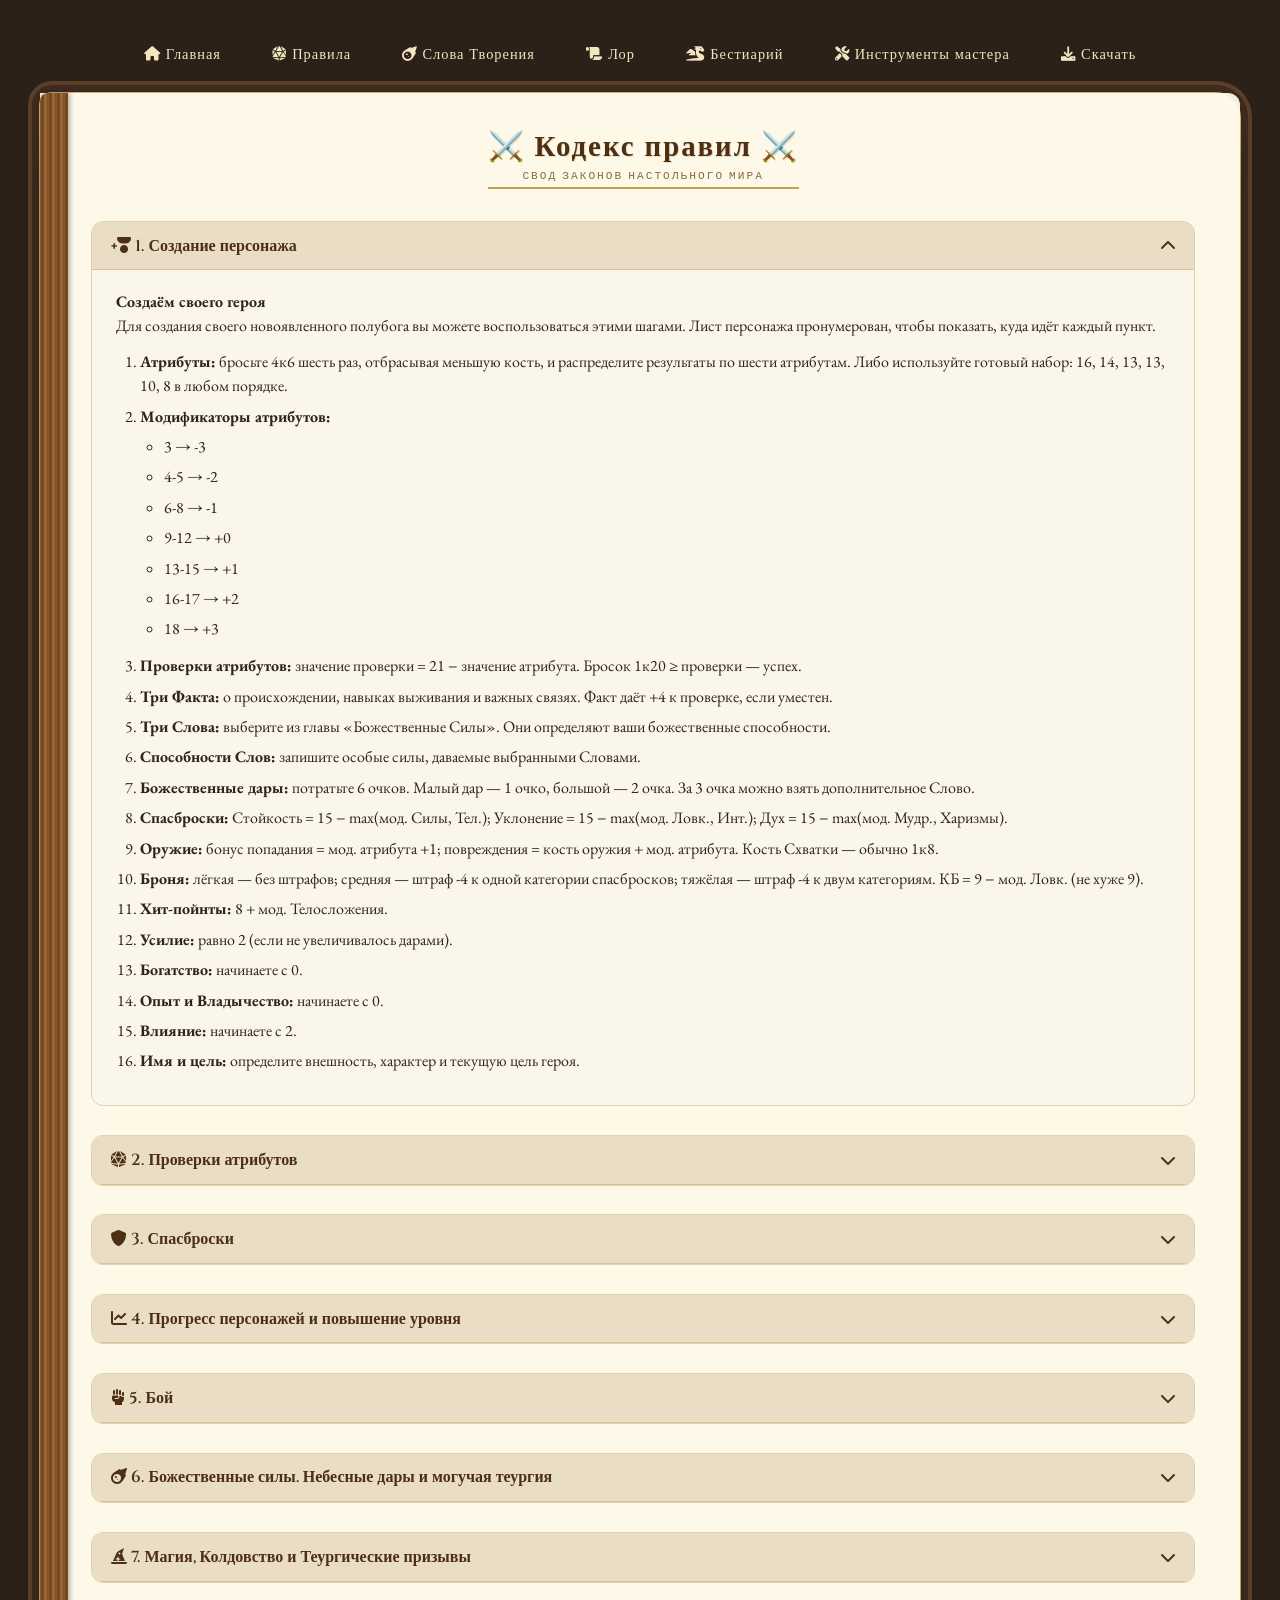
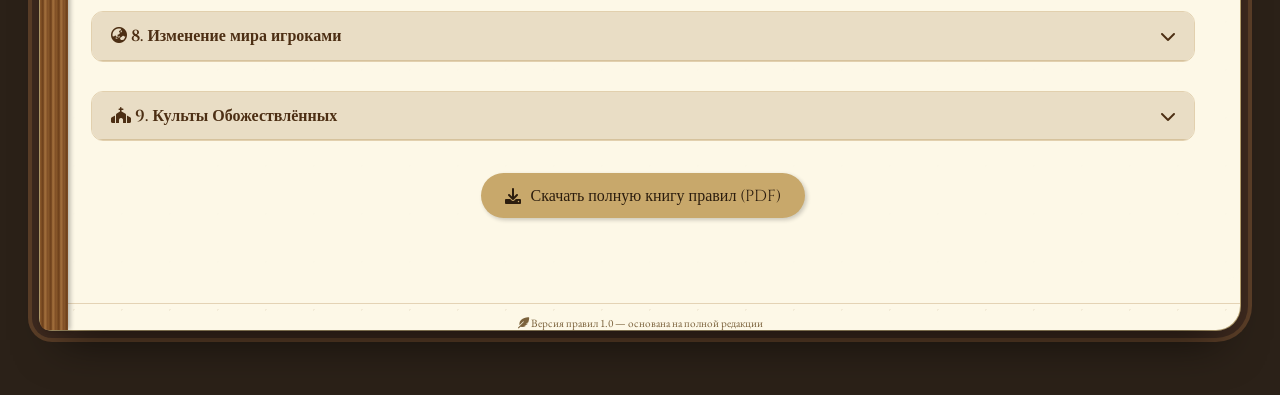
<file: rules.html>
<!DOCTYPE html>
<html lang="ru">
<head>
  <meta charset="UTF-8">
  <meta name="viewport" content="width=device-width, initial-scale=1.0, user-scalable=yes">
  <title>Правила настольной игры | Старая книга</title>
  <!-- Шрифты с историческим/винтажным характером -->
  <link href="https://fonts.googleapis.com/css2?family=Cinzel:wght@400;500;600;700&family=EB+Garamond:ital,wght@0,400;0,500;0,600;1,400;1,500&family=Special+Elite&display=swap" rel="stylesheet">
  <link rel="stylesheet" href="https://cdnjs.cloudflare.com/ajax/libs/font-awesome/6.0.0-beta3/css/all.min.css">
  <style>
    /* все стили остаются без изменений, они уже есть в предыдущих версиях */
    * {
      margin: 0;
      padding: 0;
      box-sizing: border-box;
    }

    body {
      background: #2b2118;
      min-height: 100vh;
      display: flex;
      flex-direction: column;
      align-items: center;
      justify-content: center;
      padding: 2rem;
      position: relative;
      font-family: 'EB Garamond', 'Georgia', 'Times New Roman', serif;
    }

    body::before {
      content: "";
      position: fixed;
      top: 0;
      left: 0;
      width: 100%;
      height: 100%;
      background-image: url('data:image/svg+xml;utf8,<svg xmlns="http://www.w3.org/2000/svg" viewBox="0 0 400 300" opacity="0.2"><path fill="none" d="M0 0h400v300H0z"/><path fill="%23806040" d="M10 10 L20 5 L30 12 L40 7 L50 13 L60 9 L70 15 L80 11 L90 17 L100 12 L110 18 L120 14 L130 19 L140 15 L150 20 L160 16 L170 21 L180 17 L190 22 L200 18 L210 23 L220 19 L230 24 L240 20 L250 25 L260 21 L270 26 L280 22 L290 27 L300 23 L310 28 L320 24 L330 29 L340 25 L350 30 L360 26 L370 31 L380 27 L390 32 L400 28" stroke="%23806040" stroke-width="0.6" fill="none"/><circle cx="45" cy="85" r="2" fill="%23806040"/><circle cx="120" cy="140" r="1.5" fill="%23806040"/><circle cx="290" cy="210" r="2" fill="%23806040"/><path d="M70 250 L80 248 L90 252 L100 249 L110 253" stroke="%23806040" stroke-width="0.8" fill="none"/></svg>');
      background-repeat: repeat;
      background-size: 200px;
      pointer-events: none;
      opacity: 0.15;
      z-index: 0;
    }

    .book {
      max-width: 1200px;
      width: 100%;
      background: #fdf8e7;
      background-image: radial-gradient(circle at 25% 40%, rgba(180, 130, 80, 0.08) 1.5%, transparent 1.5%),
                        radial-gradient(circle at 70% 85%, rgba(140, 90, 40, 0.08) 2%, transparent 2%);
      background-size: 32px 32px, 48px 48px;
      border-radius: 12px 24px 24px 12px;
      box-shadow: 0 30px 45px -20px rgba(0,0,0,0.6), 0 0 0 1px #c9b27c, 0 0 0 8px #3e2a1f, 0 0 0 12px #5c3f28;
      position: relative;
      z-index: 2;
      margin-bottom: 2rem;
    }

    .book::before {
      content: "";
      position: absolute;
      top: 0;
      left: 0;
      width: 28px;
      height: 100%;
      background: repeating-linear-gradient(90deg, #8b5a2b, #6b3e1a 3px, #a5723e 5px, #7b4a23 8px);
      border-radius: 8px 0 0 8px;
      box-shadow: 2px 0 5px rgba(0,0,0,0.3);
      z-index: 3;
    }

    .book::after {
      content: "";
      position: absolute;
      top: 15px;
      left: 4px;
      width: 20px;
      height: calc(100% - 30px);
      border-left: 1px solid rgba(255,215,130,0.5);
      border-right: 1px solid rgba(255,215,130,0.3);
      pointer-events: none;
    }

    .page {
      padding: 2.2rem 2.8rem 2.8rem 3.2rem;
      position: relative;
      background: rgba(253, 248, 231, 0.95);
      border-radius: 0 12px 12px 0;
    }

    .page .corner {
      position: absolute;
      width: 40px;
      height: 40px;
      border: 1px solid #c9aa6b;
      pointer-events: none;
    }
    .corner-tl { top: 20px; left: 20px; border-top: 2px solid #c9aa6b; border-left: 2px solid #c9aa6b; border-right: none; border-bottom: none; }
    .corner-tr { top: 20px; right: 20px; border-top: 2px solid #c9aa6b; border-right: 2px solid #c9aa6b; border-left: none; border-bottom: none; }
    .corner-bl { bottom: 20px; left: 20px; border-bottom: 2px solid #c9aa6b; border-left: 2px solid #c9aa6b; border-top: none; border-right: none; }
    .corner-br { bottom: 20px; right: 20px; border-bottom: 2px solid #c9aa6b; border-right: 2px solid #c9aa6b; border-top: none; border-left: none; }

    .nav-links {
      display: flex;
      justify-content: center;
      gap: 2rem;
      margin-bottom: 1rem;
      flex-wrap: wrap;
      background: rgba(45, 35, 25, 0.7);
      backdrop-filter: blur(4px);
      padding: 0.6rem 1rem;
      border-radius: 48px;
      width: fit-content;
      margin-left: auto;
      margin-right: auto;
    }
    .nav-links a {
      color: #f3e5c0;
      font-family: 'Cinzel', serif;
      text-decoration: none;
      font-size: 0.9rem;
      letter-spacing: 1px;
      transition: 0.2s;
      padding: 0.2rem 0.6rem;
      border-radius: 20px;
    }
    .nav-links a:hover {
      color: #ffecb3;
      background: rgba(100, 70, 40, 0.5);
    }

    .page-title {
      text-align: center;
      margin-bottom: 2rem;
      border-bottom: 2px solid #c2a156;
      display: inline-block;
      width: auto;
      padding-bottom: 0.3rem;
      letter-spacing: 2px;
    }
    h1 {
      font-family: 'Cinzel', 'Times New Roman', serif;
      font-size: 1.8rem;
      font-weight: 600;
      color: #4d2f14;
      text-shadow: 1px 1px 0 #e9dbbc;
    }
    .subhead {
      font-family: 'Special Elite', monospace;
      font-size: 0.7rem;
      letter-spacing: 2px;
      color: #8b6946;
      text-transform: uppercase;
      margin-top: 0.2rem;
    }

    .rule-section {
      margin-bottom: 1.8rem;
      border: 1px solid #e2d0ae;
      border-radius: 12px;
      background: rgba(250, 245, 235, 0.7);
      overflow: hidden;
    }
    .section-header {
      background: #e9ddc5;
      padding: 0.8rem 1.2rem;
      cursor: pointer;
      display: flex;
      justify-content: space-between;
      align-items: center;
      font-family: 'Cinzel', serif;
      font-weight: 600;
      color: #4d2f14;
      transition: background 0.2s;
      border-bottom: 1px solid #d6c29d;
    }
    .section-header:hover {
      background: #e1d0b0;
    }
    .section-header i:last-child {
      transition: transform 0.3s ease;
    }
    .section-header.open i:last-child {
      transform: rotate(180deg);
    }
    .section-content {
      max-height: 0;
      overflow: hidden;
      transition: max-height 0.4s cubic-bezier(0.33, 1, 0.68, 1);
      padding: 0 1.5rem;
      line-height: 1.5;
      color: #2f241b;
      font-size: 1rem;
    }
    .section-content.open {
      max-height: 2000px; /* достаточно для любого содержимого */
      padding: 1.2rem 1.5rem;
    }
    .section-content p {
      margin-bottom: 0.8rem;
    }
    .section-content ul, .section-content ol {
      margin-left: 1.5rem;
      margin-bottom: 0.8rem;
    }
    .section-content li {
      margin-bottom: 0.4rem;
    }
    .rule-highlight {
      background: #f7efdb;
      border-left: 4px solid #b88746;
      padding: 0.5rem 1rem;
      margin: 0.8rem 0;
      font-style: italic;
    }
    .example {
      background: #f2ebdb;
      padding: 0.6rem 1rem;
      border-radius: 8px;
      font-size: 0.9rem;
      margin: 0.8rem 0;
      border: 1px solid #decb9e;
    }

    /* Общий стиль для таблиц с горизонтальной прокруткой */
    .table-wrapper {
      overflow-x: auto;
      margin: 1rem 0;
      border-radius: 8px;
    }
    .damage-table, .level-table, .invocation-table, .scale-table, .resistance-table {
      width: 100%;
      border-collapse: collapse;
      background: #fdf7e8;
      border: 1px solid #d6c29d;
      min-width: 300px; /* чтобы на очень узких экранах не сжималось до уродства */
    }
    .damage-table th, .damage-table td,
    .level-table th, .level-table td,
    .invocation-table th, .invocation-table td,
    .scale-table th, .scale-table td,
    .resistance-table th, .resistance-table td {
      border: 1px solid #d6c29d;
      padding: 0.5rem;
      text-align: center;
      vertical-align: top;
    }
    .damage-table th, .level-table th, .invocation-table th,
    .scale-table th, .resistance-table th {
      background: #e9ddc5;
      font-family: 'Cinzel', serif;
      font-weight: 600;
    }

    .download-block {
      margin: 2rem 0 1rem;
      text-align: center;
    }
    .download-btn {
      background: #c8a86b;
      border: none;
      padding: 0.7rem 1.5rem;
      font-family: 'Cinzel', serif;
      font-size: 1rem;
      color: #2c1d0e;
      border-radius: 40px;
      cursor: pointer;
      transition: 0.2s;
      text-decoration: none;
      display: inline-flex;
      align-items: center;
      gap: 0.6rem;
      box-shadow: 2px 2px 4px rgba(0,0,0,0.2);
    }
    .download-btn:hover {
      background: #b88942;
      transform: scale(1.02);
    }

    @media (max-width: 800px) {
      body { padding: 1rem; }
      .book::before { width: 18px; }
      .page { padding: 1.5rem 1.2rem 1.8rem 2rem; }
      h1 { font-size: 1.4rem; }
      .corner { width: 25px; height: 25px; }
      .section-header { font-size: 0.9rem; }
      .section-content { font-size: 0.9rem; }
      .section-content.open { padding: 1rem; }
    }

    .book { animation: fadeBook 0.7s ease-out; }
    @keyframes fadeBook {
      0% { opacity: 0; transform: translateY(20px) rotateX(-3deg); }
      100% { opacity: 1; transform: translateY(0) rotateX(0); }
    }
    .editable-hint {
      font-size: 0.7rem;
      color: #a27e4a;
      border-top: 1px dashed #d4bd86;
      margin-top: 0.5rem;
      padding-top: 0.3rem;
      font-family: monospace;
    }
  </style>
</head>
<body>

<div class="nav-links">
  <a href="index.html"><i class="fas fa-home"></i> Главная</a>
  <a href="rules.html"><i class="fas fa-dice-d20"></i> Правила</a>
  <a href="words.html"><i class="fas fa-meteor"></i> Слова Творения</a>
  <a href="lore.html"><i class="fas fa-scroll"></i> Лор</a>
  <a href="bestiary.html"><i class="fas fa-dragon"></i> Бестиарий</a>
  <a href="tools.html"><i class="fas fa-tools"></i> Инструменты мастера</a>
  <a href="download.html"><i class="fas fa-download"></i> Скачать</a>
</div>

<div class="book">
  <div class="page">
  
    <div style="text-align: center;">
      <div class="page-title">
        <h1>⚔️ Кодекс правил ⚔️</h1>
        <div class="subhead">Свод законов настольного мира</div>
      </div>
    </div>

    <!-- РАЗДЕЛ 1: Создание персонажа -->
    <div class="rule-section">
      <div class="section-header">
        <span><i class="fas fa-user-plus"></i> 1. Создание персонажа</span>
        <i class="fas fa-chevron-down"></i>
      </div>
      <div class="section-content">
        <p><strong>Создаём своего героя</strong><br>Для создания своего новоявленного полубога вы можете воспользоваться этими шагами. Лист персонажа пронумерован, чтобы показать, куда идёт каждый пункт.</p>
        <ol>
          <li><strong>Атрибуты:</strong> бросьте 4к6 шесть раз, отбрасывая меньшую кость, и распределите результаты по шести атрибутам. Либо используйте готовый набор: 16, 14, 13, 13, 10, 8 в любом порядке.</li>
          <li><strong>Модификаторы атрибутов:</strong></li>
          <ul>
          <li>3 → -3</li>
          <li>4-5 → -2</li>
          <li>6-8 → -1</li>
          <li>9-12 → +0</li>
          <li>13-15 → +1</li>
          <li>16-17 → +2</li>
          <li>18 → +3</li>
        </ul>
          <li><strong>Проверки атрибутов:</strong> значение проверки = 21 − значение атрибута. Бросок 1к20 ≥ проверки — успех.</li>
          <li><strong>Три Факта:</strong> о происхождении, навыках выживания и важных связях. Факт даёт +4 к проверке, если уместен.</li>
          <li><strong>Три Слова:</strong> выберите из главы «Божественные Силы». Они определяют ваши божественные способности.</li>
          <li><strong>Способности Слов:</strong> запишите особые силы, даваемые выбранными Словами.</li>
          <li><strong>Божественные дары:</strong> потратьте 6 очков. Малый дар — 1 очко, большой — 2 очка. За 3 очка можно взять дополнительное Слово.</li>
          <li><strong>Спасброски:</strong> Стойкость = 15 − max(мод. Силы, Тел.); Уклонение = 15 − max(мод. Ловк., Инт.); Дух = 15 − max(мод. Мудр., Харизмы).</li>
          <li><strong>Оружие:</strong> бонус попадания = мод. атрибута +1; повреждения = кость оружия + мод. атрибута. Кость Схватки — обычно 1к8.</li>
          <li><strong>Броня:</strong> лёгкая — без штрафов; средняя — штраф -4 к одной категории спасбросков; тяжёлая — штраф -4 к двум категориям. КБ = 9 − мод. Ловк. (не хуже 9).</li>
          <li><strong>Хит-пойнты:</strong> 8 + мод. Телосложения.</li>
          <li><strong>Усилие:</strong> равно 2 (если не увеличивалось дарами).</li>
          <li><strong>Богатство:</strong> начинаете с 0.</li>
          <li><strong>Опыт и Владычество:</strong> начинаете с 0.</li>
          <li><strong>Влияние:</strong> начинаете с 2.</li>
          <li><strong>Имя и цель:</strong> определите внешность, характер и текущую цель героя.</li>
        </ol>
      </div>
    </div>

    <!-- РАЗДЕЛ 2: Проверки атрибутов -->
    <div class="rule-section">
      <div class="section-header">
        <span><i class="fas fa-dice-d20"></i> 2. Проверки атрибутов</span>
        <i class="fas fa-chevron-down"></i>
      </div>
      <div class="section-content">
        <p>Проверка атрибута проводится, когда герой пытается совершить нечто, испытывающее пределы его возможностей. Целевое значение = 21 − значение атрибута. Бросок 1к20 +4 (если помогает Факт) должен быть ≥ проверки. Натуральная 1 — провал, 20 — успех (если успех возможен). При противостоянии обе стороны бросают, и побеждает тот, чей результат выше. Сложные задачи могут давать штраф до -8.</p>
        <div class="example">Пример: Сила 16 → проверка 5 (21−16). При наличии Факта «Непобедимый борец» бросок получает +4.</div>
      </div>
    </div>

    <!-- РАЗДЕЛ 3: Спасброски -->
    <div class="rule-section">
      <div class="section-header">
        <span><i class="fas fa-shield-alt"></i> 3. Спасброски</span>
        <i class="fas fa-chevron-down"></i>
      </div>
      <div class="section-content">
        <p><strong>Стойкость</strong> (против яда, утомления, трансформаций) = 16 − уровень − max(мод. Сил, Тел).<br>
        <strong>Уклонение</strong> (от взрывов, лучей смерти) = 16 − уровень − max(мод. Ловк, Инт).<br>
        <strong>Дух</strong> (контроль сознания, проклятия) = 16 − уровень − max(мод. Мудр, Хар).<br>
        Бросок 1к20 ≥ значения — успех. Натуральная 1 — провал, 20 — успех.</p>
        <div class="rule-highlight">Обожествлённый может автоматически пройти проваленный спасбросок, приложив Усилие.</div>
      </div>
    </div>

    <!-- РАЗДЕЛ 4: Прогресс персонажей и повышение уровня -->
    <div class="rule-section">
      <div class="section-header">
        <span><i class="fas fa-chart-line"></i> 4. Прогресс персонажей и повышение уровня</span>
        <i class="fas fa-chevron-down"></i>
      </div>
      <div class="section-content">
        <p>Обожествлённые получают силу с помощью великих подвигов и явления своей воли миру. Им нужны и практический опыт мира, и возможность осуществления своих желаний в нём прежде, чем они будут готовы освоить новые дары.</p>
        <p><strong>Очки опыта (ОП)</strong> начисляются за выполнение достойных задач, подвергающих испытанию способности Обожествлённых. Свержение смертного тирана может быть серьёзным испытанием для низкоуровневого пантеона, в то время как опытные полубоги сделают это походя. Победа над богом-королём проклятого королевства станет вызовом даже для величайших героев.</p>
        <p><strong>Очки Владычества (ОВ)</strong> получают за великие подвиги, почитание культа и поглощение божественных реликвий. Они тратятся на постоянные изменения в мирах или создание собственного Рая. Обожествлённый, не затративший достаточно Владычества, не принял свою царственную волю по-настоящему.</p>
        <p><strong>Получение уровня</strong> происходит, когда герой набирает требуемый опыт и тратит необходимое Владычество на свои проекты. При повышении уровня:</p>
        <ul>
          <li>Бонус атаки увеличивается на 1.</li>
          <li>Максимум хит-пойнтов увеличивается на 4 + (половина модификатора Телосложения, округление вверх).</li>
          <li>Максимум Усилия и Влияния увеличивается на 1.</li>
          <li>Каждое из значений спасбросков уменьшается на 1.</li>
          <li>Добавляется новый Факт, связанный с приключениями или свершениями.</li>
        </ul>
        <p>После получения уровня игрок может потратить 2 очка на дополнительные дары известных Слов. Меньшие дары стоят 1 очко, большие — 2. Можно отложить очки для последующих покупок или для получения нового Слова за 3 очка. По усмотрению Ведущего, герои могут покупать меньшие дары других Слов за 2 очка каждое, если объяснят, как их способности создают такой эффект. При связывании с новым Словом, в котором ранее приобретались дары по увеличенной стоимости, наценка возвращается.</p>
        <p>Таблица уровней (до 10-го уровня):</p>
        <div class="table-wrapper">
          <table class="level-table">
            <thead>
              <tr><th>Уровень</th><th>Требуемый опыт</th><th>Потрачено Владычества</th></tr>
            </thead>
            <tbody>
              <tr><td>1</td><td>0</td><td>0</td></tr>
              <tr><td>2</td><td>3</td><td>2</td></tr>
              <tr><td>3</td><td>6</td><td>4</td></tr>
              <tr><td>4</td><td>12</td><td>10</td></tr>
              <tr><td>5</td><td>24</td><td>22</td></tr>
              <tr><td>6</td><td>48</td><td>38</td></tr>
              <tr><td>7</td><td>72</td><td>57</td></tr>
              <tr><td>8</td><td>96</td><td>76</td></tr>
              <tr><td>9</td><td>130</td><td>95</td></tr>
              <tr><td>10</td><td>170</td><td>124</td></tr>
            </tbody>
          </table>
        </div>
      </div>
    </div>

    <!-- РАЗДЕЛ 5: Бой -->
    <div class="rule-section">
      <div class="section-header">
        <span><i class="fas fa-fist-raised"></i> 5. Бой</span>
        <i class="fas fa-chevron-down"></i>
      </div>
      <div class="section-content">
        <p><strong>Раунд боя (≈6 секунд):</strong> игроки действуют первыми, если не застигнуты врасплох. За ход можно переместиться (обычно 30 футов) и совершить одно действие (атака, использование дара, повторное движение). Свободные действия не тратят ход.</p>
        <p><strong>Атака:</strong> 1к20 + бонус атаки (мод. атрибута +1) + КБ цели ≥ 20 — попадание. Натуральная 1 — промах, 20 — попадание. При отступлении без действия противник получает свободную атаку.</p>
        <p><strong>Повреждения:</strong> бросьте кость оружия + мод. атрибута, затем сверьте результат с таблицей:</p>
        <div class="table-wrapper">
          <table class="damage-table">
            <thead><tr><th>Бросок на повреждения</th><th>Полученный урон</th></tr></thead>
            <tbody>
              <tr><td>1 или меньше</td><td>Нет</td></tr>
              <tr><td>2–5</td><td>1 очко</td></tr>
              <tr><td>6–9</td><td>2 очка</td></tr>
              <tr><td>10 или больше</td><td>4 очка</td></tr>
            </tbody>
          </table>
        </div>
        <p>Если атака наносит более одной кости, каждая обсчитывается отдельно, модификатор применяется только к одной кости. Переполняющий урон может поразить дополнительных целей с таким же или худшим КБ.</p>
        <p><strong>Кости Схватки:</strong> каждый раунд герой может бросить кость Схватки (обычно 1к8) без модификатора и нанести урон по таблице любому меньшему противнику (хит-дайсы ≤ уровню героя). Против достойных врагов кость Схватки бесполезна.</p>
        <p><strong>Боевой дух:</strong> когда противник получает причину бежать (смерть союзника, потеря половины отряда и т.п.), он бросает 2к6; если результат > Боевого Духа (обычно 2–12), он бежит.</p>
        <p><strong>Смерть и умирание:</strong> при нуле хит-пойнтов герой смертельно ранен и беспомощен, умрёт от дальнейшего урона. Через час восстанавливает 1 хит-пойнт.</p>
        <p><strong>Божественная ярость:</strong> при достижении 0 хит-пойнтов можно войти в ярость: мгновенно получить половину максимума хит-пойнтов (округление вверх) и Усилие, равное уровню. Длится уровень раундов, затем 5 раундов беспомощности. Повторно доступна только после получения нового уровня.</p>
        <p><strong>Лечение и восстановление:</strong> день отдыха восстанавливает все хит-пойнты. Каждое утро возвращается всё приложенное Усилие. Магическое лечение требует от получателя приложить Усилие до конца дня.</p>
        <p><strong>Задержка действия:</strong> можно описать условие и отложить действие до его наступления.</p>
        <p><strong>Конфликтующие дары:</strong> защита превосходит атаку. В остальных случаях — встречная проверка атрибутов, при ничьей побеждает игрок.</p>
        <p><strong>Несмертельная победа:</strong> если атака может быть несмертельной (кулаки, дуэльные клинки), врага можно оглушить, а не убить.</p>
        <p><strong>Мгновенные защитные чудеса:</strong> защитное рассеивание (Мгновенное действие) требует приложить Усилие. Рассеивать можно только способности, направленные непосредственно на защищающегося, с разумным противодействием Слов. Обычные физические атаки не рассеиваются.</p>
        <p><strong>Сражающиеся с несколькими действиями:</strong> некоторые сильные противники имеют 2–3 действия за раунд. Обожествлённые редко получают более одного действия.</p>
      </div>
    </div>

    <!-- РАЗДЕЛ 6: Божественные силы. Небесные дары и могучая теургия (сокращённо) -->
    <div class="rule-section">
      <div class="section-header">
        <span><i class="fas fa-meteor"></i> 6. Божественные силы. Небесные дары и могучая теургия</span>
        <i class="fas fa-chevron-down"></i>
      </div>
      <div class="section-content">
        <p>Каждый Обожествлённый благословлён определёнными божественными Словами Творения. Дары – это чудеса, в которых герой достаточно практиковался. Приведённые здесь дары это лишь примеры и рекомендации. Герой может создать множество уникальных даров при согласии Ведущего.</p>
        <p><strong>Усилие</strong> – запас божественной энергии. Начинающий герой имеет 2 очка Усилия. Дары часто требуют, чтобы Усилие было Приложено к ним. Возвращение Усилия мгновенно.</p>
        <p><strong>Дары</strong> бывают меньшие и большие, а также делятся на категории: Постоянный, На Ходу, Действие, Мгновенный. Меньшие дары затрагивают героя или его окружение, большие — целые города и регионы.</p>
        <p><strong>Противники и особые обстоятельства:</strong> меньшие противники – существа с хит-дайсами ≤ уровню героя. Достойные противники – враги с большим количеством хит-дайсов. Обожествлённые всегда достойные противники.</p>
        <p><strong>Чудеса</strong> – более затратный способ проявить силу. Используются, когда нет подходящего дара. Чудо может имитировать дар, подавить другой дар, рассеять магию смертных или создать внушительный эффект.</p>
      </div>
    </div>

    <!-- РАЗДЕЛ 7: Магия, Колдовство и Теургические призывы -->
    <div class="rule-section">
      <div class="section-header">
        <span><i class="fas fa-hat-wizard"></i> 7. Магия, Колдовство и Теургические призывы</span>
        <i class="fas fa-chevron-down"></i>
      </div>
      <div class="section-content">
        <p>Существует две основные формы магии: меньшие искусства (низкая магия) и секреты высокой теургии. Низкая магия требует Факта о владении традицией, для сотворения заклинаний нужны ритуалы (от 15 минут до дня). Заклинания не могут затрагивать ничего за пределами видимости, длятся до следующего восхода, не создают постоянную материю.</p>
        <p>Теургия доступна только Обожествлённым и величайшим магам. Она делится на три ступени: Врат, Пути, Трона. Призывы изучаются недели/месяцы, могут твориться медленно (без Усилия), быстро (с Усилием до конца сцены) или мгновенно (с Усилием до конца дня и получением урона). Теургия может создавать постоянные изменения, но не заменяет дары и Влияние.</p>
        <div class="table-wrapper">
          <table class="invocation-table">
            <thead><tr><th>Призыв</th><th>Время обучения</th><th>Медленное</th><th>Быстрое*</th><th>Мгновенное#</th></tr></thead>
            <tbody>
              <tr><td>Врат</td><td>1 неделя</td><td>1 час</td><td>1 раунд</td><td>1к6 урона</td></tr>
              <tr><td>Путь</td><td>1 месяц</td><td>12 часов</td><td>2 раунда</td><td>1к12 урона</td></tr>
              <tr><td>Трон</td><td>3 месяца</td><td>1 день</td><td>3 раунда</td><td>1к20 урона</td></tr>
            </tbody>
          </table>
        </div>
        <p>* требует приложить Усилие до конца сцены<br># требует приложить Усилие до конца дня</p>
      </div>
    </div>

    <!-- РАЗДЕЛ 8: Изменение мира игроками -->
    <div class="rule-section">
      <div class="section-header">
        <span><i class="fas fa-globe-asia"></i> 8. Изменение мира игроками</span>
        <i class="fas fa-chevron-down"></i>
      </div>
      <div class="section-content">
        <p>Обожествлённые – это прото-божества, и подобные мужчины и женщины естественно будут оказывать серьёзное воздействие на окружающий их мир. Их цели, амбиции, ненависть и любовь оставят на мире свои следы, и существует несколько способов, которыми можно осуществить эти изменения.</p>

        <p><strong>Инструменты власти</strong><br>Герои располагают тремя основными ресурсами для привнесения изменений: их природные дары и Слова Творения; <strong>Влияние</strong> (абстрактные очки, представляющие силу их полного внимания и регулярного управления ситуацией); <strong>Владычество</strong> (очки, символизирующие божественные полномочия, тратятся на постоянные изменения).</p>

        <p><strong>Природа фактов</strong><br>Герои используют дары, Влияние и Владычество, чтобы изменять факты – основные истины о месте или ситуации в игровом мире. Простые перемены, которым не противостоят серьёзные силы, могут быть осуществлены дарами или Влиянием, но для бросания вызова королям, божествам и законам природы потребуются подвиги и опасные приключения.</p>

        <p><strong>Способы изменения</strong><br>Самый простой способ – просто сделать это, используя дары или чудеса (например, воздвигнуть особняк). Такие изменения ничего не стоят во Влиянии или Владычестве. Однако если изменения слишком масштабны для простого применения дара, герой может приложить Влияние. Количество Влияния зависит от масштаба и сложности. Влияние должно оставаться приложенным, иначе изменения сойдут на нет.</p>

        <p>Для создания длительных изменений, сохраняющихся без надзора, необходимо потратить <strong>Владычество</strong>. Оно делает результат постоянным, пока какая-то катастрофа или внешняя сила не сокрушит его.</p>

        <p><strong>Изменение фактов дарами и действиями</strong><br>Мгновенные изменения (исцеление чумы, строительство замка) могут быть достигнуты простым использованием даров. Они достаточны для быстрого решения проблемы, но могут не решить глубинных причин.</p>

        <p><strong>Изменение фактов Влиянием</strong><br>Влияние – абстрактное представление закадровой работы для сложных, долговременных изменений. Пока Влияние приложено, герой сохраняет контроль над ситуацией. При возвращении Влияния изменения разрушаются (если нет естественной поддержки).</p>

        <p><strong>Изменение фактов Владычеством</strong><br>Владычество – самый могущественный способ. Невозможные изменения и полностью магические перемены можно осуществить, потратив Владычество. Чем более радикальны и масштабны изменения, тем выше стоимость. Противостояние сверхъестественных сил может препятствовать переменам.</p>

        <p><strong>Определение цены</strong><br>Базовая стоимость изменения зависит от масштаба:</p>
        <div class="table-wrapper">
          <table class="scale-table">
            <thead><tr><th>Масштаб</th><th>Цена</th><th>Описание</th></tr></thead>
            <tbody>
              <tr><td>Деревня</td><td>1</td><td>Деревни, несколько квадратных миль, до 1000 человек</td></tr>
              <tr><td>Город</td><td>2</td><td>Большой город, десять квадратных миль, до 100 000 человек</td></tr>
              <tr><td>Регион</td><td>4</td><td>Провинция, тысяча квадратных миль, до 1 миллиона</td></tr>
              <tr><td>Страна</td><td>8</td><td>Целое королевство, до 100 миллионов человек</td></tr>
              <tr><td>Мир</td><td>16</td><td>Целый мир, миллиарды людей</td></tr>
            </tbody>
          </table>
        </div>
        <p>Базовая стоимость умножается на сложность: <strong>Правдоподобное</strong> (×1), <strong>Невероятное</strong> (×2), <strong>Невозможное</strong> (×4). Невозможные изменения обычно требуют как минимум одного героического свершения.</p>

        <p><strong>Мирские обереги</strong><br>Древние обереги препятствуют использованию божественной силы. Их рейтинг (1–20) добавляется к базовой стоимости изменения. Оберег можно обойти, разрушив его или найдя ключ.</p>

        <p><strong>Встречные изменения</strong><br>Соперники-Обожествлённые, могущественные маги или сверхъестественные существа могут мешать, добавляя штраф к базовой стоимости (наибольший штраф +1 за каждого значительного противника).</p>

        <p><strong>Расширяющиеся изменения</strong><br>Если герой хочет расширить существующее изменение на большую область или усилить его, он доплачивает разницу во Влиянии или Владычестве.</p>

        <p><strong>Великие деяния и грандиозные приключения</strong><br>Для Невозможных изменений часто требуется совершить великое деяние – приключение, которое занимает целую сессию. Успех облегчает изменение, неудача – усложняет.</p>
        <p>Таблица сопротивления (базовый штраф):</p>
        <div class="table-wrapper">
          <table class="resistance-table">
            <thead><tr><th>Сопротивление</th><th>Тип Врага</th></tr></thead>
            <tbody>
              <tr><td>1</td><td>Меньшие духи, младшие неупокоенные, рассерженный жрец</td></tr>
              <tr><td>2</td><td>Опытный маг, сильный местный правитель, вырожденный</td></tr>
              <tr><td>4</td><td>Мистик, Несотворённый гигант, старшая животная тварь</td></tr>
              <tr><td>6</td><td>Меньший паразитный бог, новенький Обожествлённый Ведущего</td></tr>
              <tr><td>8</td><td>Старший паразитный бог, опытный Обожествлённый Ведущего</td></tr>
            </tbody>
          </table>
        </div>

        <p><strong>Пределы изменения</strong><br>Усиление существ: обычные навыки – Правдоподобно (×1), редкие навыки/элитные воины – Невероятно (×2), создание новых существ или невозможных способностей – Невозможно (×4) и требует приключений. Создание могущественных существ стоит 8 очков Владычества.</p>
        <p>Создание строений, магии и технологии: если местные могут это сделать – Правдоподобно, если теоретически возможно – Невероятно, если невозможно – Невозможно. Изменения сообществ и правительств: не затрагивающие элиту – Правдоподобно, затрагивающие – Невероятно, немыслимые – Невозможно.</p>

        <p><strong>Использование богатства вместо влияния</strong><br>Деньги могут заменить Влияние, но не Владычество. Одно очко Богатства даёт одно очко Влияния, но стоимость удваивается: 3 Влияния = 6 Богатства.</p>
      </div>
    </div>

    <!-- РАЗДЕЛ 9: Культы Обожествлённых -->
    <div class="rule-section">
      <div class="section-header">
        <span><i class="fas fa-church"></i> 9. Культы Обожествлённых</span>
        <i class="fas fa-chevron-down"></i>
      </div>
      <div class="section-content">
        <p>Когда Обожествлённый получает дар Обожествления «Принять Фимиам Веры», он может принимать добровольных последователей и получать пользу от поклонения своих верующих. Поклонение усиливает его божественную власть, позволяя формировать фракцию-культ и использовать её для ежемесячного получения очков Владычества, помимо источником Владычества,культ может предпринимать действие от лица фракции от его имени Обожествлённого. Чем более требовательна вера, тем больше Владычества получает её бог.</p>

        <p><strong>Верующие</strong><br>Разумное смертное существо может стать последователем Обожествлённого, владеющего даром «Принять Фимиам Веры». Обожествлённому не обязательно присутствовать; всё, что необходимо – чтобы потенциальный верующий знал, кто такой Обожествлённый, и добровольно решил посвятить себя этому божеству. Этот выбор не может быть сделан под магическим принуждением. Обожествлённый всегда может сказать, является ли конкретный человек его последователем. Если Обожествлённый недоволен, он может отвергнуть последователя в любой момент. Смертный может следовать только за одним Обожествлённым одновременно.</p>

        <p><strong>Формирование культа</strong><br>Прежде чем сформировать полезный культ, Обожествлённому надо обзавестись количеством последователей, эквивалентным населению деревни (несколько сотен). Это количество верующих формирует фракцию с <strong>Могуществом 1</strong> и полезными <strong>Особенностями</strong>, относящимися к ценностям и убеждениям Обожествлённого (например, «У этого культа сильные боевые традиции»). Особенность выбирает игрок с одобрения Ведущего. Могущество Культа увеличивается по усмотрению Ведущего, когда герой набирает достаточно новых верующих.</p>

        <p><strong>Священные законы и получение Владычества</strong><br>Обожествлённый может дать культу священные законы. Чем взыскательнее и требовательнее правила, тем более щедрый поток Владычества они обеспечивают. Обожествлённый решает, насколько жёсткими будут законы, и культ получает связанное с этими требованиями количество очков <strong>Проблем</strong> (как в правилах фракций). Эти Проблемы не могут быть решены – они присущи поклонению Обожествлённому.</p>
        <ul>
          <li><strong>Номинальные требования</strong> – нет очков Проблем. Культ даёт <strong>Владычество = Могуществу</strong> в месяц.</li>
          <li><strong>Несколько жёстких требований</strong> – Проблемы = ¼ кости действий культа (округление вверх). Даёт <strong>+1 Владычество</strong> в месяц сверх Могущества.</li>
          <li><strong>Множество жёстких требований</strong> – Проблемы = ½ кости действий. Даёт <strong>+2 Владычества</strong> в месяц.</li>
          <li><strong>Чрезвычайно суровая вера</strong> – Проблемы = ¾ кости действий (округление вверх). Даёт <strong>+3 Владычества</strong> в месяц.</li>
        </ul>
        <div class="rule-highlight">Пример: культ с Могуществом 4 и «несколькими жёсткими требованиями» имеет 1 очко Проблем и приносит 5 Владычества в месяц (4 + 1).</div>

        <p><strong>Свободные божества</strong><br>Не всем Обожествлённым подходит роль лидера культа. По решению игрока Обожествлённый может стать свободным божеством вместо того, чтобы культивировать веру. Это решение принимается при достижении 2-го уровня. Свободные божества теряют все обычные дары Слова Обожествления, но получают <strong>1 очко Владычества каждый месяц + ещё 1 за каждые 3 полных уровня</strong>. Чтобы генерировать эту силу, не нужен культ, и свободные божества не могут иметь настоящих последователей.</p>
      </div>
    </div>

    <!-- Блок для скачивания полной книги правил (PDF) -->
    <div class="download-block">
      <a href="#" class="download-btn" id="downloadRulesBtn">
        <i class="fas fa-download"></i> Скачать полную книгу правил (PDF)
      </a>
           
      </div>
    </div>

    <div style="margin-top: 1.5rem; font-size: 0.7rem; text-align: center; color: #7b623c; border-top: 1px solid #e4d3b5; padding-top: 0.8rem;">
      <i class="fas fa-feather-alt"></i> Версия правил 1.0 — основана на полной редакции
    </div>
  </div>
</div>

<script>
  // Плавная анимация раскрытия разделов с вращением иконки
  const sections = document.querySelectorAll('.rule-section');
  sections.forEach((section, index) => {
    const header = section.querySelector('.section-header');
    const content = section.querySelector('.section-content');
    const icon = header.querySelector('i:last-child');
    
    // По умолчанию первый раздел открыт
    if (index === 0) {
      content.classList.add('open');
      header.classList.add('open');
    } else {
      content.classList.remove('open');
      header.classList.remove('open');
    }
    
    header.addEventListener('click', () => {
      content.classList.toggle('open');
      header.classList.toggle('open');
    });
  });

  const downloadBtn = document.getElementById('downloadRulesBtn');
if (downloadBtn) {
  downloadBtn.addEventListener('click', (e) => {
    e.preventDefault(); // отменяет стандартное действие (переход по пустой ссылке)
    window.open('https://psv4.userapi.com/s/v1/d/9R66-nKEIZz-SU_aOvMWsXg673WPer3W9eYKtOj_1EthGvCuz4GNGm7WsP-Et9LIhYr9sw2ZlXptVYvNcJ2Tot_iD2YRFtKyNmuoPHcyI678j3NEp19f5w/Godbound_russkaya_besplatnaya_versia_2019_11_16.pdf', '_blank');
  });
}

</script>

</body>
</html>
</file>
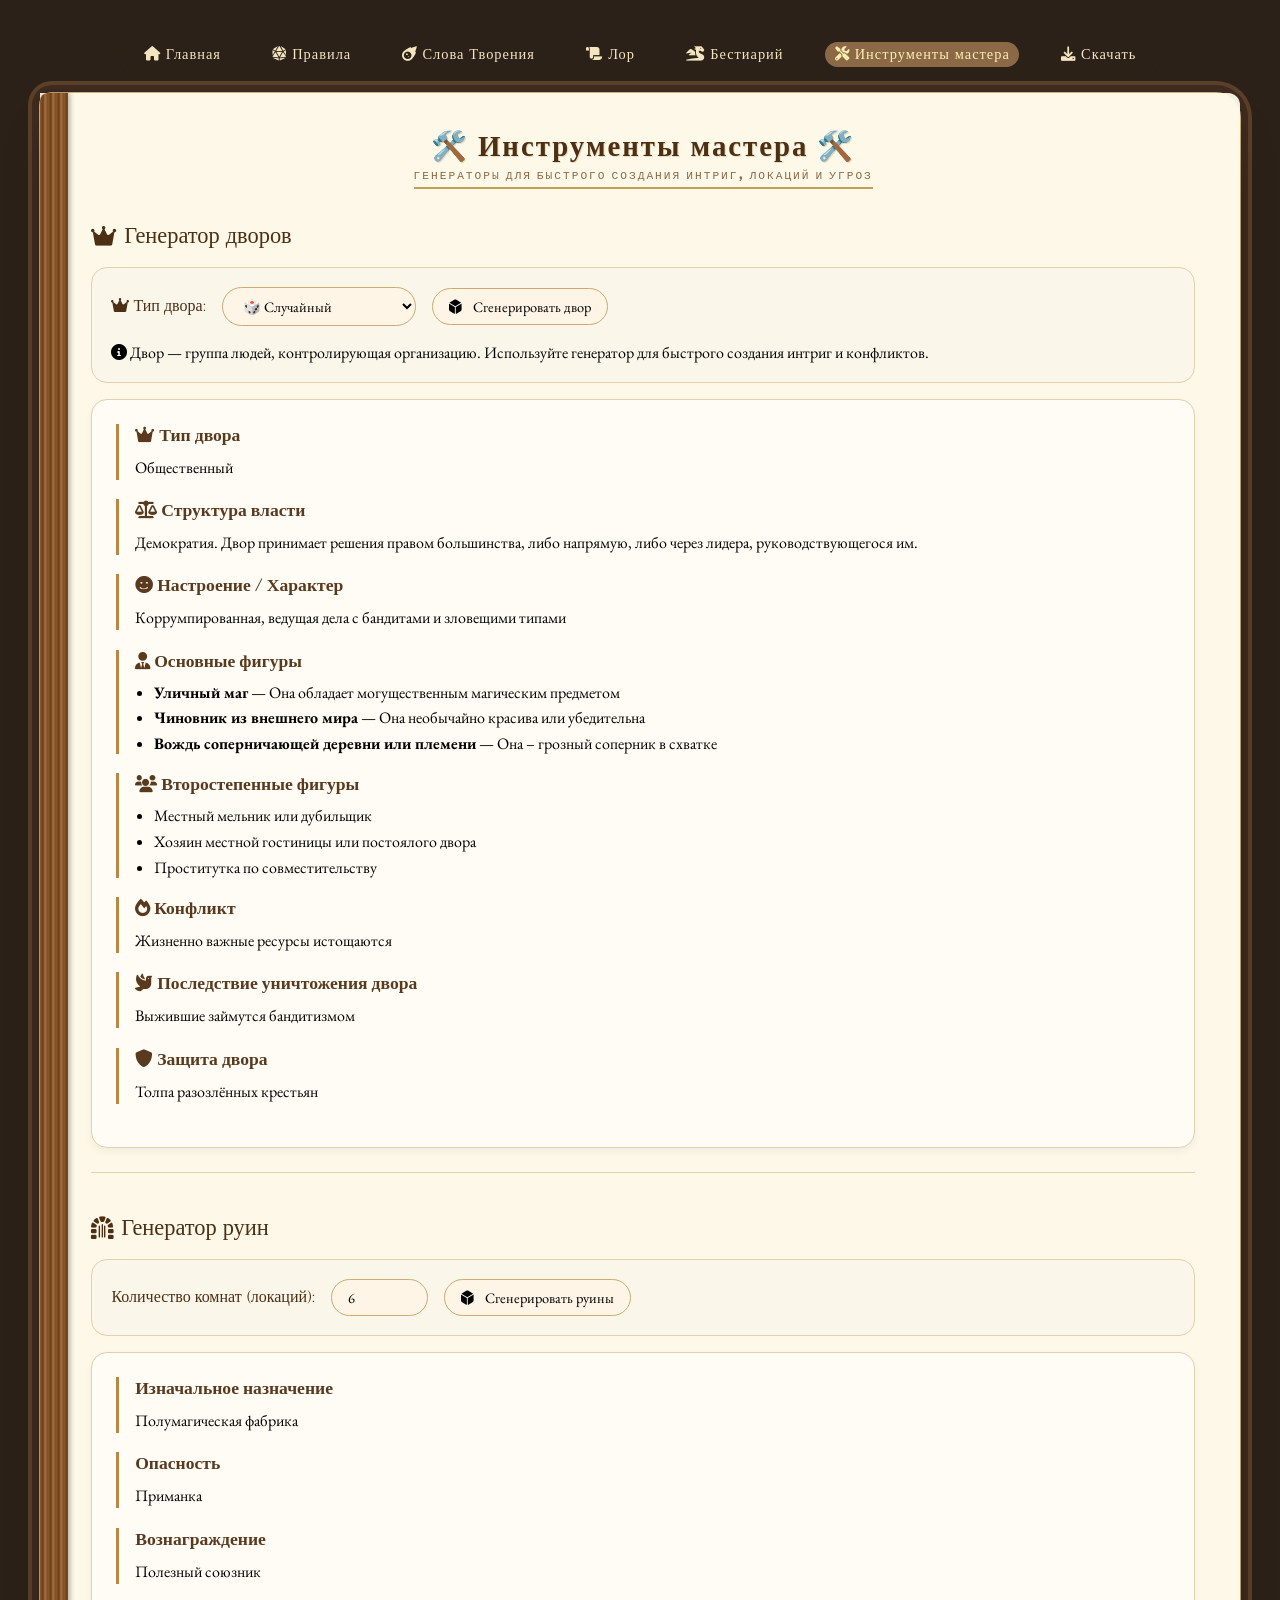
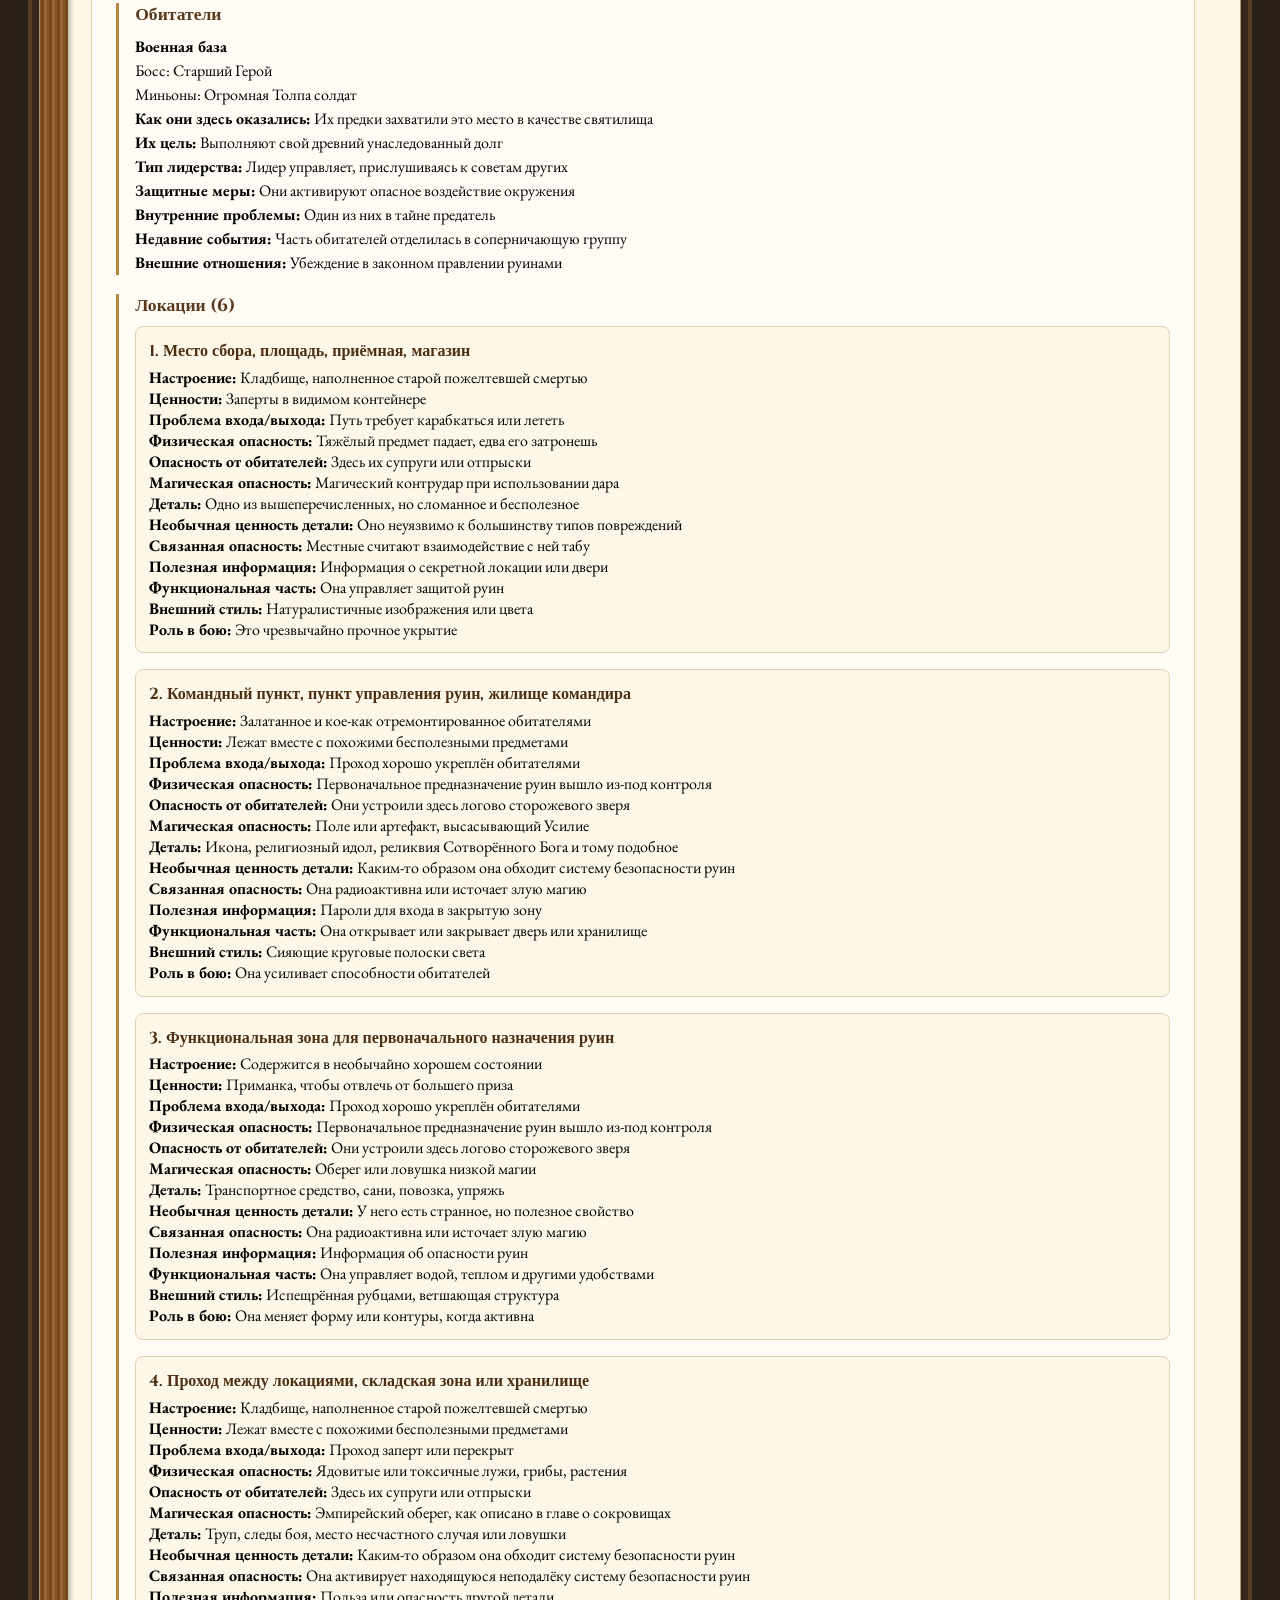
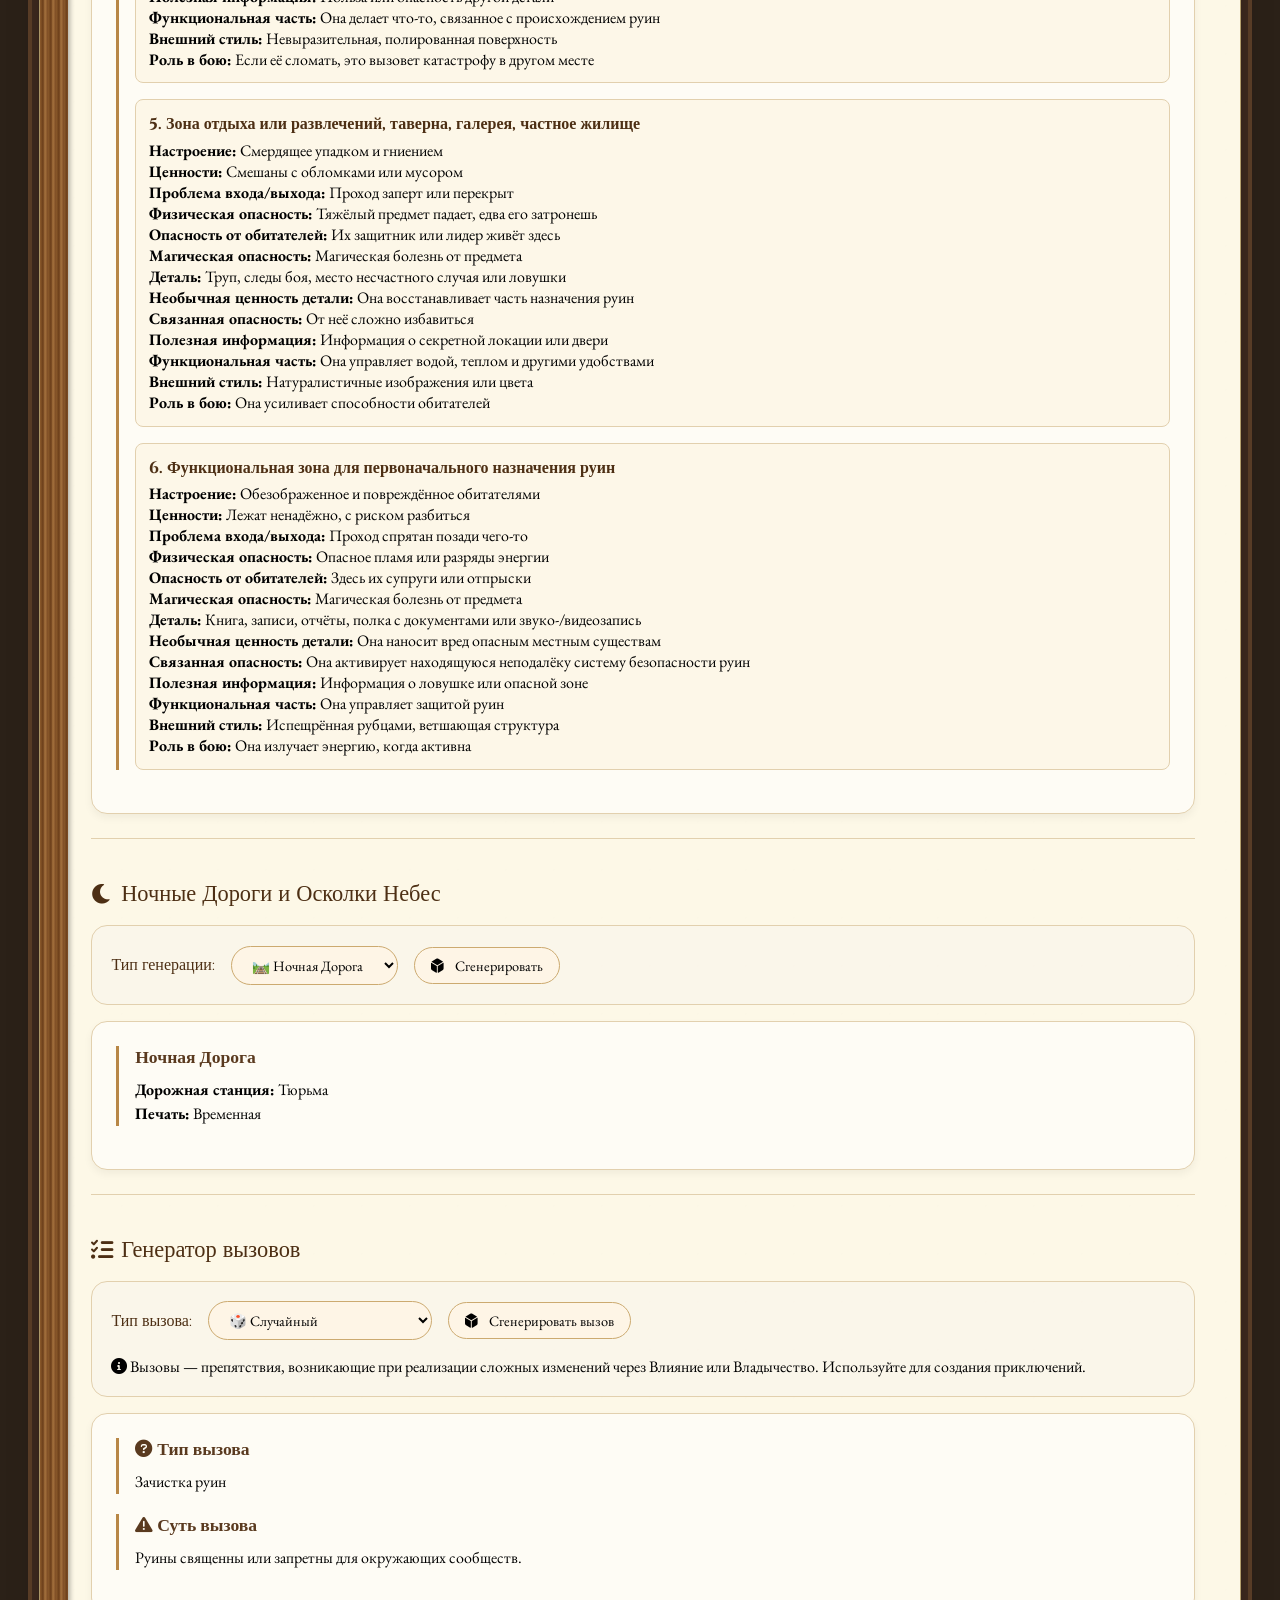
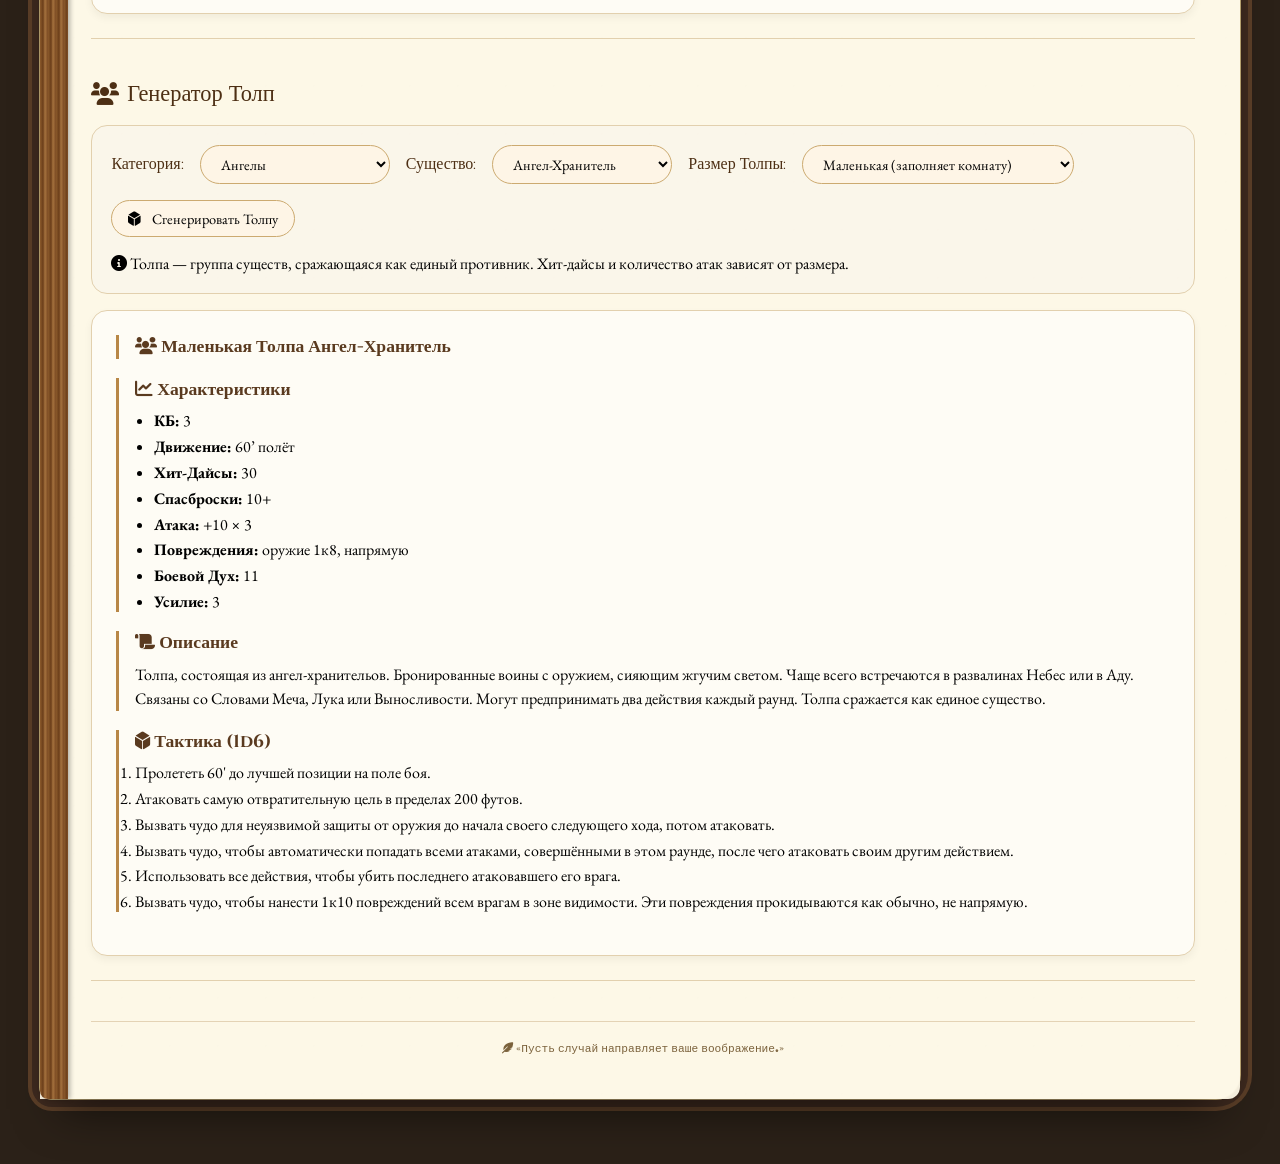
<file: tools.html>
<!DOCTYPE html>
<html lang="ru">
<head>
  <meta charset="UTF-8">
  <meta name="viewport" content="width=device-width, initial-scale=1.0, user-scalable=yes">
  <title>Инструменты мастера | Генераторы для Godbound</title>
  <link href="https://fonts.googleapis.com/css2?family=Cinzel:wght@400;500;600;700&family=EB+Garamond:ital,wght@0,400;0,500;0,600;1,400;1,500&family=Special+Elite&display=swap" rel="stylesheet">
  <link rel="stylesheet" href="https://cdnjs.cloudflare.com/ajax/libs/font-awesome/6.0.0-beta3/css/all.min.css">
  <link rel="stylesheet" href="css/main.css">
  <style>
    /* Общие стили для страницы инструментов */
    .generator-section {
      margin-bottom: 2.5rem;
      border-bottom: 1px solid #e2d0ae;
      padding-bottom: 1.5rem;
    }
    .generator-section:last-child { border-bottom: none; }
    .generator-title {
      font-family: 'Cinzel', serif;
      font-size: 1.4rem;
      color: #4d2f14;
      margin-bottom: 1rem;
      display: flex;
      align-items: center;
      gap: 0.5rem;
    }
    .generator-panel {
      background: rgba(250, 245, 235, 0.7);
      border: 1px solid #e2d0ae;
      border-radius: 1rem;
      padding: 1.2rem;
      margin-bottom: 1rem;
      display: flex;
      flex-wrap: wrap;
      align-items: center;
      gap: 1rem;
      justify-content: space-between;
    }
    .generator-controls {
      display: flex;
      gap: 1rem;
      flex-wrap: wrap;
      align-items: center;
    }
    .generator-controls label {
      font-family: 'Cinzel', serif;
      color: #4d2f14;
    }
    select, input, button {
      background: #fef5e6;
      border: 1px solid #ccaa70;
      padding: 0.5rem 1rem;
      border-radius: 2rem;
      font-family: 'EB Garamond', serif;
      font-size: 0.9rem;
      cursor: pointer;
      transition: 0.2s;
    }
    select:hover, input:hover, button:hover {
      background: #ecdbaa;
      border-color: #aa7a3c;
    }
    button i {
      margin-right: 0.5rem;
    }
    .result-card {
      background: #fefcf5;
      border: 1px solid #e2d0ae;
      border-radius: 1rem;
      padding: 1.5rem;
      box-shadow: 0 4px 8px rgba(0,0,0,0.05);
    }
    .result-section {
      margin-bottom: 1.2rem;
      border-left: 3px solid #b88746;
      padding-left: 1rem;
    }
    .result-section h3 {
      font-family: 'Cinzel', serif;
      font-size: 1.1rem;
      margin-bottom: 0.5rem;
      color: #5a3a1f;
    }
    .result-section p {
      margin: 0;
      line-height: 1.5;
    }
    .result-section ul {
      margin: 0.5rem 0 0 1.2rem;
    }
    .result-section li {
      margin-bottom: 0.3rem;
    }
    .room-list {
      display: flex;
      flex-direction: column;
      gap: 1rem;
    }
    .room-item {
      background: #fdf7e8;
      border: 1px solid #e2d0ae;
      border-radius: 0.5rem;
      padding: 0.8rem;
    }
    .room-name {
      font-family: 'Cinzel', serif;
      font-weight: bold;
      color: #4d2f14;
      margin-bottom: 0.3rem;
    }
    .footer-note {
      margin-top: 2rem;
      text-align: center;
      font-size: 0.7rem;
      color: #7b623c;
      border-top: 1px solid #e4d3b5;
      padding-top: 1.2rem;
      font-family: 'Special Elite', monospace;
    }
    @media (max-width: 700px) {
      .generator-panel {
        flex-direction: column;
        align-items: stretch;
      }
      .generator-controls {
        justify-content: space-between;
      }
    }
  </style>
</head>
<body>

<div class="nav-links">
  <a href="index.html"><i class="fas fa-home"></i> Главная</a>
  <a href="rules.html"><i class="fas fa-dice-d20"></i> Правила</a>
  <a href="words.html"><i class="fas fa-meteor"></i> Слова Творения</a>
  <a href="lore.html"><i class="fas fa-scroll"></i> Лор</a>
  <a href="bestiary.html"><i class="fas fa-dragon"></i> Бестиарий</a>
  <a href="tools.html" class="active"><i class="fas fa-tools"></i> Инструменты мастера</a>
  <a href="download.html"><i class="fas fa-download"></i> Скачать</a>
</div>

<div class="book">
  <div class="page">
   

    <div style="text-align: center;">
      <div class="page-title">
        <h1>🛠️ Инструменты мастера 🛠️</h1>
        <div class="subhead">Генераторы для быстрого создания интриг, локаций и угроз</div>
      </div>
    </div>

    <!-- ========== ГЕНЕРАТОР ДВОРОВ ========== -->
    <div class="generator-section">
      <div class="generator-title"><i class="fas fa-crown"></i> Генератор дворов</div>
      <div class="generator-panel">
        <div class="generator-controls">
          <label for="courtType"><i class="fas fa-crown"></i> Тип двора:</label>
          <select id="courtType">
            <option value="random">🎲 Случайный</option>
            <option value="aristocratic">🏰 Аристократический</option>
            <option value="bureaucratic">📜 Бюрократический</option>
            <option value="business">💼 Деловой</option>
            <option value="community">🌾 Общественный</option>
            <option value="criminal">🗡️ Криминальный</option>
            <option value="temple">⛪ Храмовый</option>
          </select>
          <button id="generateCourtBtn"><i class="fas fa-dice-d6"></i> Сгенерировать двор</button>
        </div>
        <div>
          <i class="fas fa-info-circle"></i> Двор — группа людей, контролирующая организацию. Используйте генератор для быстрого создания интриг и конфликтов.
        </div>
      </div>
      <div id="courtResult" class="result-card"></div>
    </div>

    <!-- ========== ГЕНЕРАТОР РУИН ========== -->
    <div class="generator-section">
      <div class="generator-title"><i class="fas fa-dungeon"></i> Генератор руин</div>
      <div class="generator-panel">
        <div class="generator-controls">
          <label for="roomCount">Количество комнат (локаций):</label>
          <input type="number" id="roomCount" min="1" max="12" value="6">
          <button id="generateRuinsBtn"><i class="fas fa-dice-d6"></i> Сгенерировать руины</button>
        </div>
      </div>
      <div id="ruinsResult" class="result-card"></div>
    </div>

    <!-- ========== ГЕНЕРАТОР НОЧНЫХ ДОРОГ И ОСКОЛКОВ НЕБЕС ========== -->
    <div class="generator-section">
      <div class="generator-title"><i class="fas fa-moon"></i> Ночные Дороги и Осколки Небес</div>
      <div class="generator-panel">
        <div class="generator-controls">
          <label for="nightType">Тип генерации:</label>
          <select id="nightType">
            <option value="road">🛤️ Ночная Дорога</option>
            <option value="shard">✨ Осколок Небес</option>
          </select>
          <button id="generateNightBtn"><i class="fas fa-dice-d6"></i> Сгенерировать</button>
        </div>
      </div>
      <div id="nightResult" class="result-card"></div>
    </div>

    <!-- ========== ГЕНЕРАТОР ВЫЗОВОВ ========== -->
    <div class="generator-section">
      <div class="generator-title"><i class="fas fa-tasks"></i> Генератор вызовов</div>
      <div class="generator-panel">
        <div class="generator-controls">
          <label for="challengeType">Тип вызова:</label>
          <select id="challengeType">
            <option value="random">🎲 Случайный</option>
            <option value="construction">🏗️ Построение сооружения</option>
            <option value="tradition">📜 Смена традиции</option>
            <option value="ruins">🏚️ Зачистка руин</option>
            <option value="convince">🤝 Убедить кого-то</option>
            <option value="find">🔍 Найти вещь</option>
            <option value="kill">⚔️ Убить монстра</option>
            <option value="unite">🤝 Сплотить группу</option>
            <option value="conflict">⚖️ Разрешить конфликт</option>
            <option value="steal">🕵️ Прокрасться или украсть</option>
            <option value="dispel">✨ Рассеять чары</option>
          </select>
          <button id="generateChallengeBtn"><i class="fas fa-dice-d6"></i> Сгенерировать вызов</button>
        </div>
        <div>
          <i class="fas fa-info-circle"></i> Вызовы — препятствия, возникающие при реализации сложных изменений через Влияние или Владычество. Используйте для создания приключений.
        </div>
      </div>
      <div id="challengeResult" class="result-card"></div>
    </div>

    <!-- ========== ГЕНЕРАТОР ТОЛП ========== -->
    <div class="generator-section">
      <div class="generator-title"><i class="fas fa-users"></i> Генератор Толп</div>
      <div class="generator-panel">
        <div class="generator-controls">
          <label for="crowdCategory">Категория:</label>
          <select id="crowdCategory"></select>
          <label for="crowdCreature">Существо:</label>
          <select id="crowdCreature"></select>
          <label for="crowdSize">Размер Толпы:</label>
          <select id="crowdSize">
            <option value="small">Маленькая (заполняет комнату)</option>
            <option value="large">Большая (блокирует улицу)</option>
            <option value="huge">Огромная (воинское подразделение)</option>
          </select>
          <button id="generateCrowdBtn"><i class="fas fa-dice-d6"></i> Сгенерировать Толпу</button>
        </div>
        <div>
          <i class="fas fa-info-circle"></i> Толпа — группа существ, сражающаяся как единый противник. Хит-дайсы и количество атак зависят от размера.
        </div>
      </div>
      <div id="crowdResult" class="result-card"></div>
    </div>

    <div class="footer-note">
      <span><i class="fas fa-feather-alt"></i> «Пусть случай направляет ваше воображение.»</span>
    </div>
  </div>
</div>

<script src="js/main.js"></script>
<script>
  // ======================== УТИЛИТЫ ========================
  const random = (arr) => arr[Math.floor(Math.random() * arr.length)];

  // ======================== ДАННЫЕ ДЛЯ ГЕНЕРАТОРА ДВОРОВ ========================
  const powerStructures = [
    "Автократия. Практически непререкаемый контроль находится в руках одного человека.",
    "Номинальный Глава. Публичный лидер на самом деле контролируется одной или несколькими тайными фигурами.",
    "Разделённая. Два или более человека делят право окончательного решения, официально или фактически.",
    "Консенсус. Двор принимает решения консенсусом, когда все должны по большей части согласиться.",
    "Демократия. Двор принимает решения правом большинства, либо напрямую, либо через лидера, руководствующегося им.",
    "Анархия. Власть раздроблена либо нарушена, и никто не уверен в своих полномочиях."
  ];

  // Аристократический
  const aristocraticMood = [
    "Любящий прекрасное, с изысканной живописью и архитектурой.",
    "Грубоватый и фамильярный, с лёгким доступом к знати.",
    "Готовящийся к ожидаемой схватке или смене правил.",
    "Запутанный, с паутиной заговоров и контр-заговоров.",
    "Коррумпированный, где для всего нужны деньги или услуги.",
    "Декадентский, одержимый экзотическими удовольствиями.",
    "Увядающий, ограниченный правилами, которые больше никто не понимает.",
    "Бредовый, убеждённый в ложной ситуации в мире.",
    "Параноидальный, где каждый подозревается в измене.",
    "Жёстко официальный, с множеством сложных принудительных протоколов.",
    "Наполненный активностью и дерзкими устремлениями.",
    "Ксенофильский, жаждущий иностранной моды и посетителей."
  ];
  const aristocraticFigures = [
    "Придворный колдун", "Коварный визирь", "Отвергнутый бывший фаворит", "Иностранный посол",
    "Наследник правителя", "Заслуженный генерал", "Благородный священник", "Матриарх благородного семейства",
    "Любимый придворный правителя", "Супруга или любовница правителя", "Титулованный правитель", "Казначей"
  ];
  const aristocraticSecondary = [
    "Аморальный психопат", "Простолюдин-проситель", "Придворный музыкант", "Замаскированный шпион",
    "Игрушка на одну ночь", "Иностранный художник", "Распускающий слухи слуга", "Седой ветеран",
    "Нанятый убийца", "Личный слуга правителя", "Интригующий клерк", "Опытный охотник"
  ];
  const aristocraticPowerSource = [
    "Имеет доступ к государственной сокровищнице", "Имеет в распоряжении убийц и преступников",
    "Имеет связи с силами в соседнем государстве", "Имеет активную поддержку от местной религии",
    "Безупречная родословная или законнорожденность", "Важная фигура безудержно влюблена в неё",
    "Обожаема простым народом", "Многочисленные семейные связи с другими вельможами",
    "Владеет огромным богатством", "Обладает сильной магией или экзотическими ресурсами",
    "Шпионаж и шантаж отлично её вооружили", "Большое влияние среди военных"
  ];
  const aristocraticConflict = [
    "Фавориту слишком потворствуют", "Принимается глупый закон", "Заём может быть или не быть выплачен",
    "Брак навязывается силой", "Идёт борьба за благородный титул", "Спор о наследовании",
    "Обида за старое предательство", "Владение землёй под вопросом",
    "Оспаривается владение важнейшей регалией", "Кому-то не нравится недостаток вознаграждения",
    "Оспорена чья-то генеалогия", "Кто-то использует тёмное колдовство"
  ];
  const aristocraticConsequence = [
    "Разразится гражданское противостояние или гражданская война", "Гораздо худшая замена замерла в ожидании",
    "Соседний двор будет в ярости от этого", "Жизненно важный проект катастрофически провалится",
    "На самом деле, ничего особенно плохого не случится", "Враждебные чужаки воспользуются моментом",
    "Множество местных будут в ярости от разрушения", "Нет больше никого даже с претензией на легитимность",
    "Только они знают, как функционирует правительство", "Их род необходим для управления жизненно важной магией",
    "Они представляют собой важный элемент общества", "Они сдерживают зловещую угрозу обществу"
  ];
  const aristocraticDefense = [
    "Группа магов-телохранителей", "Волшебный защитный конструкт", "Очень могущественный колдун",
    "Элитный корпус воинов-людей", "Здания с ужасными ловушками", "Крайнее уединение знати",
    "Давнее магическое благословение", "Волшебный страж-зверь или звери", "Могущественные эмпирейские обереги",
    "Мощная персональная защитная магия", "Толпы тренированных охранников", "Огромные толпы верных слуг"
  ];

  // Бюрократический
  const bureaucraticPerception = [
    "С восхищением, за честность и эффективность работы.", "Аристократическая, как убежище для избытка благородных отпрысков.",
    "Автократическая, как настоящая сила, стоящая за марионеточным правителем.", "Презрительно, как некомпетентная мешающая толпа.",
    "Коррумпированная, готовая на всё ради горстки серебра.", "Опасная, где политические неудачники склонны умирать молодыми.",
    "Закостенелая, противящаяся всему новому.", "Бесполезная, настоящая администрация расположена в другом месте.",
    "Непривычная, недавно появившаяся или использующая новые методы.", "Набожная, во многом отросток основной местной веры.",
    "Почитаема, как образованная элита, заслуживающая почёта и уважения.", "Эгоистичная, заинтересованная лишь в собственной власти."
  ];
  const bureaucraticFigures = [
    "«Отставной» серый кардинал", "Глава юстиции", "Глава секретной службы", "Глава налоговой службы",
    "Глава полиции", "Министр Сельского Хозяйства", "Министр Иностранных Дел", "Министр Внутренних Дел",
    "Министр Храмов", "Министр Торговли", "Министр Войны", "Секретарь важного министра"
  ];
  const bureaucraticSecondary = [
    "Амбициозный молодой клерк", "Избранный любовник чиновника", "Клерк, шпионящий за конкурирующим чиновником",
    "Коррумпированный владелец бизнеса", "Циничный клерк, пробивающийся наверх соблазнениями", "Безнадёжно сбитый с толку проситель",
    "Растерянный хранитель архива", "Неудачливый налоговый должник, оказывающий «услуги»", "Участник тяжбы, желающий кого-то подкупить",
    "Чиновник, пониженный за свои прегрешения", "Контрабандист, избегающий пошлин", "Старый морщинистый клерк, знающий всё"
  ];
  const bureaucraticPowerSource = [
    "Множество важных местных жителей задолжали ей большие услуги", "Только она на самом деле знает, как управлять службой",
    "Все её коллеги по службе восхищаются и любят её", "Связи в полиции многое ей позволяют",
    "Имеет доступ к важным государственным тайнам", "Обладает компроматом на своих руководителей",
    "Обладает ограниченной, но очень полезной законодательной властью", "Обладает влиятельными деловыми связями, которые может использовать",
    "Имеет возможности и союзников для убийства людей", "Имеет связи с могущественными криминальными группами",
    "Глубоко любима местным правителем за свои навыки", "Очень богата или родом из богатой семьи"
  ];
  const bureaucraticConflict = [
    "Вельможа пытается надавить на службу", "Реформатор хочет кого-то вышвырнуть", "Узурпатор добивается чьей-то должности",
    "Кто-то присваивает государственные деньги", "Кто-то шпионит на другое бюро", "Кто-то является агентом другого государства",
    "Служба слишком богата", "Служба критически недофинансируется", "Работа службы внезапно ужасно усложнилась",
    "Служба недосчитывается налогов или сборов", "Служба пронизана коррупцией", "Правитель недоволен службой"
  ];
  const bureaucraticConsequence = [
    "Критический проект провалится, причинив много страданий", "Лишившийся противодействия соперник получит большую власть",
    "Соперничающая бюрократия получит их влияние", "Прекратится важная государственная деятельность",
    "Враждебная страна воспользуется этим", "Её возглавит некомпетентный вельможа, с печальными последствиями",
    "Полный административный паралич государства", "Криминальные силы займут образовавшуюся пустоту",
    "Тайны правительства разбегутся вместе с клерками", "Это разгневает правителя или другую бюрократию",
    "Притеснённые крестьяне рискнут восстать", "Качество не связанных с двором услуг ухудшится из-за смены фокуса"
  ];
  const bureaucraticDefense = [
    "Могущественный волшебник, задолжавший им", "Конфискованный волшебный артефакт", "Контингент тренированной полиции",
    "Сделка со сверхъестественным защитником", "Децентрализация важных ведомств", "Подразделения регулярной армии",
    "Колдуны-охранники ведомства", "Тяжеловооружённые налоговые коллекторы", "Не все клерки – люди",
    "Оперативники из разведки", "Огромное количество клерков", "Древние стационарные обереги"
  ];

  // Деловой
  const businessMood = [
    "Он балансирует на грани банкротства.", "У него был долгий сложный сезон, и он едва держится.",
    "Недавно начавшийся золотой век внезапной, резкой экспансии.", "Он гоняется за собственным хвостом, без единого направления.",
    "Ему угрожает соперничающее предприятие.", "Каким-то образом его сделали врагом местных чиновников.",
    "Ему представилась прекрасная возможность, которой сложно воспользоваться.", "Он толст и счастлив, как всегда.",
    "Местный правитель заинтересован в его процветании.", "Он втайне нарушает правила в своём производстве или услугах.",
    "Истощённые остатки былой славы.", "Он пытается расшириться в новую сферу деятельности или место."
  ];
  const businessFigures = [
    "Самый большой деловой соперник", "Важный клиент", "Нахальный предприниматель", "Выдающийся рационализатор",
    "Ребёнок равнодушного владельца", "Главный бухгалтер", "Критически важный квалифицированный работник", "Упрямый основатель",
    "Прямой наследник бизнеса", "Основной поставщик", "Важный инвестор", "Популярный бригадир коллектива"
  ];
  const businessSecondary = [
    "Громила, нанятый для «защиты»", "Стремящийся присоединиться ко двору предприниматель", "Подкупаемый местный инспектор",
    "Преданный служащий-ветеран", "Озлобленный бывший работник", "Любовница владельца, авантюристка",
    "Взбешённый клиент", "Старейший работник бизнеса", "Мелкий вор капитала",
    "Подозрительный контакт с чёрного рынка", "Шпион конкурирующего бизнеса", "Жутко непрактичный мечтатель"
  ];
  const businessPowerSource = [
    "Двор должен ей много денег", "Служащие любят её и всегда слушают", "Другие физически боятся её недовольства",
    "Поставщики доверяют только ей при переговорах о поставках", "Она может законно разрушить бизнес, если будет слишком недовольна",
    "Она располагает критичной для бизнеса магией или технологией", "Она обладает критическим для бизнеса секретом",
    "Она знает подробности тайных преступлений бизнеса", "Она законно держит большое количества денег бизнеса",
    "Она владеет закладной на важное предприятие бизнеса", "Она сдерживает местных вымогателей и воров",
    "Она особенно дружелюбна к местному правителю"
  ];
  const businessConflict = [
    "Конкуренты пытаются его купить", "Предатель работает на конкурента", "Он страдает от большого долга",
    "Основные фигуры не могут договориться о стратегии", "Предприятие закончилось жутким провалом", "Волнения среди служащих",
    "Местные обвиняют его в чём-то ужасном", "Владелец выведен из строя на неопределённый срок",
    "Правитель «попросил» об очень дорогой услуге", "Его существование зависит от постоянных преступлений",
    "Он покрывает серьёзное преступление", "Он потерял жизненно важную тайну или инструмент"
  ];
  const businessConsequence = [
    "Нарушится хрупкая, ценная экономическая связь", "Цепная реакция долгов уничтожает крупную фирму",
    "Это разозлит важных клиентов", "Это приведёт в ярость влиятельных деловых партнёров",
    "Лишь он может предложить критическую местную услугу", "Местный правитель опирается на него",
    "Конкуренты гораздо ненасытнее", "Он обеспечивает значительное трудоустройство местным",
    "Он сдерживает кредитора сообщества", "Он сдерживает головорезов и эксплуататоров",
    "Он платит внешней угрозе или шантажистам", "Это единственный поставщик для местных чего-то жизненно необходимого"
  ];
  const businessDefense = [
    "Громилы, экипированные для «защиты»", "Команда крепких служащих", "Децентрализованное управление бизнесом",
    "Дорогие адвокаты", "Тяжело укреплённая штаб-квартира", "Нанятый местный волшебник",
    "Наёмники", "Унаследованная магическая защита", "Грозный владелец",
    "Покровительствующие местные жители", "Купленная магическая защита", "Особая защита полиции"
  ];

  // Общественный
  const communityMood = [
    "Аморальная, равнодушная к страданиям чужаков или незнакомцев", "Коррумпированная, ведущая дела с бандитами и зловещими типами",
    "Перемещённая, недавно вынужденная переехать или отдать землю", "Разделённая, с двумя фракциями, разозлившимися друг на друга",
    "Изобильная, наслаждающаяся новым богатством из какого-то нового источника", "Изолированная, вежливая, но не желающая иметь дела с незнакомцами",
    "Военизированная, ожидающая насилия от мира", "Угнетённая, поражённая некой внешней силой",
    "Набожная, с вращающейся вокруг общественной веры жизнью", "Безмятежная, с местными, по большей части смирившимися со своей участью",
    "Непреклонная, цепляющаяся за традиции перед лицом опасности", "Ксенофобская, не доверяющая чужакам и считающая их опасными"
  ];
  const communityFigures = [
    "Лучший охотник или фермер", "Самый большой сплетник", "Главный нарушитель спокойствия", "Уличный маг",
    "Хранитель местных реликвий", "Мэр или вождь", "Привлекательная незамужняя девушка/неженатый юноша", "Чиновник из внешнего мира",
    "Богатый торговец или купец", "Вождь соперничающей деревни или племени", "Шаман или деревенский священник", "Богатый чужак"
  ];
  const communitySecondary = [
    "Склонный к изменам супруг основной фигуры", "Неудачливый фермер или охотник", "Бандит, ищущий убежище или добычу",
    "Всеслышащий завсегдатай кабаков", "Хозяин местной гостиницы или постоялого двора", "Местный мельник или дубильщик",
    "Наивный юноша или девушка с фермы", "Чрезвычайно одарённый в чём-то местный", "Изгнанник, подозреваемый в злой магии",
    "Проститутка по совместительству", "Вышедший в отставку чужак, ищущий спокойствия", "Жалкий бродяга"
  ];
  const communityPowerSource = [
    "Важный чужак будет иметь дело только с ней", "Только она владеет жизненно важным для сообщества навыком",
    "Её слово всегда последнее из-за традиций", "Её поддерживает огромная семья",
    "Она обладает могущественным магическим предметом", "У неё есть друг-чужак, свободный от угрызений совести",
    "Она необычно богата для этого сообщества", "Она владеет тайной магией или запретными искусствами",
    "Она знает местность и её полезные секреты", "Она связана с несколькими важными семьями или людьми",
    "Она необычайно красива или убедительна", "Она – грозный соперник в схватке"
  ];
  const communityConflict = [
    "Глава семьи плохо обращается с близкими", "Семье отказывают в старых правах", "Местный получает прибыль от ужасного преступления",
    "Местных пытаются обратить в новую веру", "Тяжёлая нужда угрожает выживанию семьи", "Местные стараются завладеть новым открытием",
    "Чужаки пытаются скупить земли деревни", "Чужаки пытаются контролировать группу", "Кто-то, возможно, использует чёрную магию",
    "Кто-то хочет атаковать соперничающую группу", "Традиция требует жертвоприношения", "Жизненно важные ресурсы истощаются"
  ];
  const communityConsequence = [
    "Небесный закон ослабнет из-за недостатка ритуалов", "Тёмные силы привлекут к себе выживших",
    "Местный вельможа будет взбешён потерей", "Вырастет ставшая бесконтрольной угроза",
    "Выжившие заключат сделку со зловещей силой", "Разрушится важная торговая связь",
    "Связанные родством жители деревни будут в ярости", "Соседние сообщества недосчитаются жизненно важного экспорта",
    "Выживших привлекут к себе революционеры", "Выжившие рассеются и расскажут о персонажах игроков",
    "Ярость могучего местного героя", "Выжившие займутся бандитизмом"
  ];
  const communityDefense = [
    "Дух-хранитель", "Могучий герой, вышедший в отставку", "Толпа разозлённых крестьян",
    "Могущественный местный колдун", "Реликвия защиты или могущества", "Местный вельможа и его охрана",
    "Тайный культ с могущественной магией", "Небольшой гарнизон внешних войск", "Бандиты, нуждающиеся в группе",
    "Тесный союз с соседями", "Настолько бедны, что могут легко бежать", "Тренированные звери-охранники"
  ];

  // Криминальный
  const crimeFocus = [
    "Бандитизм в округе", "Шантаж и шпионаж за богатыми", "Вымогательство у местных торговцев",
    "Борьба с соперничающими группировками за территорию", "Заказные убийства и прочее насилие",
    "Торговля людьми для работы или наслаждения", "Ввоз наркотиков и прочей контрабанды",
    "Преследование групп, воспринимаемых как враги", "Карманничество и мелкое воровство",
    "Контрабанда товаров для ухода от пошлин", "Воровство и хищения у правительства", "Дорогие пороки всех типов"
  ];
  const crimeFigures = [
    "Амбициозный революционер", "Король попрошаек", "Владелец борделя", "Коррумпированный чиновник",
    "Взломщик-эксперт", "Глава семьи", "Лидер банды", "Алчный священник",
    "Ростовщик", "Глава наёмных убийц", "Плетущий интриги купец", "Продажный священник"
  ];
  const crimeSecondary = [
    "Амбициозный вор", "Подкупленный стражник", "Осмотрительный контрабандист", "Циничная проститутка",
    "Рядовой громила", "Ворующий клерк", "Испуганный хозяин магазина", "Вынужденный должник",
    "Слоняющийся карманник", "Тощий беспризорник", "Внимательный нищий", "Высокооплачиваемый адвокат"
  ];
  const crimePowerSource = [
    "Контролирует опасную банду или общество", "Контролирует сбыт краденного или оборот денег",
    "Хорошо управляется с местными коррумпированными чиновниками", "Имеет штат беспризорников или/и проституток",
    "Обладает связями с местной элитой", "Обладает мощной магией или могущественной реликвией",
    "Знает тайные дороги и пути куда угодно", "Владеет несколькими полезными бизнесами для прикрытия",
    "Патриарх/матриарх большой криминальной семьи", "Источник движущей идеологии группы",
    "Предоставляет группе услуги громил или убийц", "Даёт группе общественную законность"
  ];
  const crimeConflict = [
    "Помощник восстаёт против босса", "Убийца преследует основную фигуру", "Контроль над новым наркотиком или контрабандой",
    "Контроль над важным местным чиновником", "Спор о том, убить ли кого-то", "Изгнание чужаков с их территории",
    "Обладание найденным недавно сокровищем", "Месть за кражу или оскорбление", "Кто-то пытается объединить местные банды",
    "Кто-то переметнулся к законникам", "Разрушение источника закона и порядка", "Борьба за рабочие территории"
  ];
  const crimeConsequence = [
    "Выживание местной группы зависит от них", "Правитель использует их, чтобы сдерживать серьёзного соперника",
    "Их компаньоны оказывают важные финансовые услуги", "Шантаж вскроется, вызвав хаос",
    "Они выполняют роль тюремщиков", "Они на самом деле оказывают важную помощь бедным",
    "Они сдерживают мятежников", "Они защищают невиновную группу от погрома",
    "Они сдерживают угнетающие силы тирании", "Они не дают монстрам расплодиться в тёмных местах",
    "Они поддерживают порядок на улицах", "Они сохраняют важные магические искусства"
  ];
  const crimeDefense = [
    "Команда элитных убийц", "Искусные яды", "Крайне сложно найти",
    "Подставляет соперников за преступления", "Скрыты в укреплённой зоне", "Заложники или угрозы семьям",
    "Невиновная группа прикрытия", "Множество подкупленных местных", "Толпы крепких уличных громил",
    "Несколько коррумпированных чиновников", "Украденные волшебные реликвии", "Предательский соблазнитель"
  ];

  // Храмовый
  const templeMood = [
    "Старомодный, заботящийся лишь о вещах из другого времени", "Аскетичный, воздерживающийся от видимого богатства или потворства своим желаниям",
    "Небрежный, священники мало заинтересованы в духовных обязанностях", "Сбитый с толку, посреди каких-то больших перемен",
    "Отвлечённый, священники заботятся о мирском деле", "Трудящийся, под давлением нужд верующих",
    "Мистический, наполненный весьма малопонятными священниками", "Процветающий, украшенный драгоценными камнями и золотом в дикой неумеренности",
    "Строгий, с единообразным и дисциплинированным духовенством", "Напряжённый, священники постоянно готовы напасть друг на друга",
    "Возвышенный, не желающий ввязываться в мирские дела", "Мстительный, неистовый против врагов и соперников"
  ];
  const templeFigures = [
    "Престарелая святая фигура", "Энергичный реформатор", "Верховный жрец или жрица", "Хранитель реликвий",
    "Лидер группы верующих", "Одарённый магией священник", "Набожный вельможа", "Популярный проповедник",
    "Пропагандист ереси", "Начальник охраны храма", "Храмовый казначей", "Завистливый криминальный босс"
  ];
  const templeSecondary = [
    "Преданный простолюдин", "Пропылённый библиотекарь", "Иностранный паломник", "Неопрятный храмовый слуга",
    "Терзаемый виной местный", "Священник двора", "Священник-инструктор", "Наивный монах",
    "Продавец реликвий", "Стражник храма", "Храмовый шпион", "Сборщик десятины"
  ];
  const templePowerSource = [
    "Любимец местной знати или элиты", "Любим бедными верующими своей религии", "Владеет важной для веры реликвией",
    "Божественный супруг или возлюбленный важного священника", "Знаменитый полемист или апологет", "Имеет священную или важную родословную",
    "Обладает личным доступом к большим богатствам", "Обладает некой полезной или мощной формой магии",
    "Обучил или собрал большую часть местного духовенства", "Занимает важную позицию пожизненно",
    "Знает множество секретов и исповедей", "Владеет зданием или землёй храма"
  ];
  const templeConflict = [
    "Священник хочет заключить договор со злом", "Принятие власти другого храма", "Изменение политического фокуса храма",
    "Контроль над могущественным, наивным верующим", "Вербовка отталкивающей группы союзников", "Важный священник предаётся тайному пороку",
    "Непонятный, но важный теологический диспут", "Свержение доставляющего проблемы местного жителя", "Выполнение опасного магического ритуала",
    "Борьба за контроль над сокровищницей", "Продажа могущественной реликвии или великого сокровища", "Заткнуть рот проблемному священнику"
  ];
  const templeConsequence = [
    "На осквернителей падёт проклятье", "Пустоту заполнит опасный культ", "Его поддержка нужна правительству для подтверждения своей законности",
    "Это приведёт в ярость зарубежную ветвь веры", "Он поддерживает жизненно важную духовную защиту", "Он держит запечатанной ужасную силу",
    "Его разрушение спровоцирует жестокого пророка к действию", "Местные верующие взбунтуются", "Только они знают, как оказывать важную местную услугу",
    "Местная беднота зависит от церковной благотворительности", "Местный правитель будет в ярости", "Это вызовет сильные небесные повреждения местных законов природы"
  ];
  const templeDefense = [
    "Могущественная магия священников", "Оживлённый идол", "Божественные благословения на храме",
    "Много крепких стражников", "Разъярённая толпа", "Благородные покровители",
    "Священные или призванные животные", "Укреплённый храм", "Фанатичные приверженцы",
    "Могущественная защитная реликвия", "Обереги против божественных способностей", "Ужасное проклятие на нападающих"
  ];

  // Функции генерации для каждого типа двора
  function generateAristocratic() {
    return {
      powerStructure: random(powerStructures),
      mood: random(aristocraticMood),
      mainFigures: [
        { name: random(aristocraticFigures), power: random(aristocraticPowerSource) },
        { name: random(aristocraticFigures), power: random(aristocraticPowerSource) },
        { name: random(aristocraticFigures), power: random(aristocraticPowerSource) }
      ],
      secondaryFigures: [random(aristocraticSecondary), random(aristocraticSecondary), random(aristocraticSecondary)],
      conflict: random(aristocraticConflict),
      consequence: random(aristocraticConsequence),
      defense: random(aristocraticDefense)
    };
  }
  function generateBureaucratic() {
    return {
      powerStructure: random(powerStructures),
      perception: random(bureaucraticPerception),
      mainFigures: [
        { name: random(bureaucraticFigures), power: random(bureaucraticPowerSource) },
        { name: random(bureaucraticFigures), power: random(bureaucraticPowerSource) },
        { name: random(bureaucraticFigures), power: random(bureaucraticPowerSource) }
      ],
      secondaryFigures: [random(bureaucraticSecondary), random(bureaucraticSecondary), random(bureaucraticSecondary)],
      conflict: random(bureaucraticConflict),
      consequence: random(bureaucraticConsequence),
      defense: random(bureaucraticDefense)
    };
  }
  function generateBusiness() {
    return {
      powerStructure: random(powerStructures),
      mood: random(businessMood),
      mainFigures: [
        { name: random(businessFigures), power: random(businessPowerSource) },
        { name: random(businessFigures), power: random(businessPowerSource) },
        { name: random(businessFigures), power: random(businessPowerSource) }
      ],
      secondaryFigures: [random(businessSecondary), random(businessSecondary), random(businessSecondary)],
      conflict: random(businessConflict),
      consequence: random(businessConsequence),
      defense: random(businessDefense)
    };
  }
  function generateCommunity() {
    return {
      powerStructure: random(powerStructures),
      mood: random(communityMood),
      mainFigures: [
        { name: random(communityFigures), power: random(communityPowerSource) },
        { name: random(communityFigures), power: random(communityPowerSource) },
        { name: random(communityFigures), power: random(communityPowerSource) }
      ],
      secondaryFigures: [random(communitySecondary), random(communitySecondary), random(communitySecondary)],
      conflict: random(communityConflict),
      consequence: random(communityConsequence),
      defense: random(communityDefense)
    };
  }
  function generateCriminal() {
    return {
      powerStructure: random(powerStructures),
      focus: random(crimeFocus),
      mainFigures: [
        { name: random(crimeFigures), power: random(crimePowerSource) },
        { name: random(crimeFigures), power: random(crimePowerSource) },
        { name: random(crimeFigures), power: random(crimePowerSource) }
      ],
      secondaryFigures: [random(crimeSecondary), random(crimeSecondary), random(crimeSecondary)],
      conflict: random(crimeConflict),
      consequence: random(crimeConsequence),
      defense: random(crimeDefense)
    };
  }
  function generateTemple() {
    return {
      powerStructure: random(powerStructures),
      mood: random(templeMood),
      mainFigures: [
        { name: random(templeFigures), power: random(templePowerSource) },
        { name: random(templeFigures), power: random(templePowerSource) },
        { name: random(templeFigures), power: random(templePowerSource) }
      ],
      secondaryFigures: [random(templeSecondary), random(templeSecondary), random(templeSecondary)],
      conflict: random(templeConflict),
      consequence: random(templeConsequence),
      defense: random(templeDefense)
    };
  }

  function generateRandomCourt() {
    const types = ['aristocratic', 'bureaucratic', 'business', 'community', 'criminal', 'temple'];
    const type = types[Math.floor(Math.random() * types.length)];
    let data;
    switch(type) {
      case 'aristocratic': data = generateAristocratic(); break;
      case 'bureaucratic': data = generateBureaucratic(); break;
      case 'business': data = generateBusiness(); break;
      case 'community': data = generateCommunity(); break;
      case 'criminal': data = generateCriminal(); break;
      default: data = generateTemple();
    }
    return { typeName: getCourtTypeName(type), data: data };
  }

  function getCourtTypeName(type) {
    switch(type) {
      case 'aristocratic': return 'Аристократический';
      case 'bureaucratic': return 'Бюрократический';
      case 'business': return 'Деловой';
      case 'community': return 'Общественный';
      case 'criminal': return 'Криминальный';
      case 'temple': return 'Храмовый';
      default: return 'Двор';
    }
  }

  function displayCourt(court) {
    const container = document.getElementById('courtResult');
    if (!container) return;
    let html = `<div class="result-section"><h3><i class="fas fa-crown"></i> Тип двора</h3><p>${court.typeName}</p></div>`;
    html += `<div class="result-section"><h3><i class="fas fa-balance-scale"></i> Структура власти</h3><p>${court.data.powerStructure}</p></div>`;
    if (court.data.mood) html += `<div class="result-section"><h3><i class="fas fa-smile"></i> Настроение / Характер</h3><p>${court.data.mood}</p></div>`;
    if (court.data.perception) html += `<div class="result-section"><h3><i class="fas fa-eye"></i> Восприятие бюрократии</h3><p>${court.data.perception}</p></div>`;
    if (court.data.focus) html += `<div class="result-section"><h3><i class="fas fa-skull-crossbones"></i> Основное направление преступлений</h3><p>${court.data.focus}</p></div>`;
    html += `<div class="result-section"><h3><i class="fas fa-user-tie"></i> Основные фигуры</h3><ul>`;
    court.data.mainFigures.forEach(f => {
      html += `<li><strong>${f.name}</strong> — ${f.power}</li>`;
    });
    html += `</ul></div>`;
    html += `<div class="result-section"><h3><i class="fas fa-users"></i> Второстепенные фигуры</h3><ul>`;
    court.data.secondaryFigures.forEach(s => {
      html += `<li>${s}</li>`;
    });
    html += `</ul></div>`;
    html += `<div class="result-section"><h3><i class="fas fa-fire"></i> Конфликт</h3><p>${court.data.conflict}</p></div>`;
    html += `<div class="result-section"><h3><i class="fas fa-dove"></i> Последствие уничтожения двора</h3><p>${court.data.consequence}</p></div>`;
    html += `<div class="result-section"><h3><i class="fas fa-shield-alt"></i> Защита двора</h3><p>${court.data.defense}</p></div>`;
    container.innerHTML = html;
  }

  // ======================== ГЕНЕРАТОР РУИН (РАСШИРЕННЫЙ) ========================
  const ruinData = {
    origins: ["Тайная база шпионов", "Крепость", "Врата Ночной Дороги", "Магический транспортный узел", "Военная база", "Шахта", "Дворец чиновника", "Часть города", "Лагерь военнопленных", "Тюрьма", "Убежище выживших", "Курорт", "Место катастрофы", "Полумагическая фабрика", "Бункер элиты", "Храм Сотворённого Бога", "Теотехнический объект", "Торговый узел", "Университет", "Хранилище реликвии"],
    hazards: ["Множество ловушек", "Автономная защита", "Рассыхающаяся структура", "Циклическая деконструкция", "Фальшивый фасад", "Обитатели-наследники", "Приманка", "Враждебная среда", "Смертельное окружение", "Древнее проклятие", "Мутировавшие хранители", "Зона боёв", "Удалённое место", "Запечатанный вход", "Улей роя", "Хранители табу", "Временной замок", "Титанический зверь", "Токсичные испарения", "Вертикальность"],
    rewards: ["Тайное знание (теургия)", "Небесные осколки", "Тёмные секреты", "Материальные богатства", "Ключ к другим руинам", "Вход в Ночную Дорогу", "Могущественный артефакт", "Раскрытый заговор", "Символ легитимности", "Транспортный узел", "Полезный союзник", "Ценная карта"],
    inhabitants: [
      { name: "Ангельский культ", boss: "Ангел-Регент", minions: "Большая Толпа культистов" },
      { name: "Автоматоны-защитники", boss: "Автоматон-Хранитель", minions: "Маленькая Толпа автоматонов" },
      { name: "Предводитель бандитов", boss: "Старший Герой", minions: "Большая Толпа бандитов" },
      { name: "Изгнанный вельможа", boss: "Младший Герой", minions: "Слуги, опытный маг" },
      { name: "Небесный осколок", boss: "Сотворённый Бог", minions: "Ангелы, Древние Выжившие" },
      { name: "Логово вырожденного", boss: "Извращённый Огр", minions: "Большая Толпа Вырожденных" },
      { name: "Военная база", boss: "Старший Герой", minions: "Огромная Толпа солдат" },
      { name: "Культ паразитного бога", boss: "Паразитный бог", minions: "Верующие, Мистик-первосвященник" },
      { name: "Архимаг-отшельник", boss: "Мистик", minions: "Ученики, Гигантская Мерзость" },
      { name: "Реликтовое население", boss: "Мистик", minions: "Автоматоны или Древние Выжившие" },
      { name: "Колдовской кабал", boss: "Младшие Мистики", minions: "Слуги" },
      { name: "Улей роя", boss: "Титанический Зверь", minions: "Огромная Толпа Вырожденных" }
    ],
    inhabitantOrigins: [
      "Лидер пообещал им здесь что-то восхитительное",
      "Придти сюда их заставили религиозные дела",
      "Они недавно нашли здесь убежище",
      "Их предки захватили это место в качестве святилища",
      "Они пришли из далёкого мира через Ночную Дорогу",
      "Они прибыли сюда недавно в поисках богатств",
      "Они покорили изначальных обитателей и остались здесь",
      "Они были созданы или рождены здесь",
      "Их загнали сюда преследующие их враги",
      "Их послали сюда хозяева",
      "Они были слугами или рабами, но освободились",
      "Это потомки свиты древнего исследователя"
    ],
    inhabitantGoals: [
      "Выполняют свой древний унаследованный долг",
      "Контролировать награду руин для своих целей",
      "Укрепить руины как базу для будущего похода",
      "Прячутся от более могущественного врага",
      "Удерживают руины против нападающего врага",
      "Просто поддерживают своё существование в относительной безопасности",
      "Вынести из руин всё, что не приколочено к полу",
      "Изгнать из руин всех соперников",
      "Вернуть руины к их изначальному назначению",
      "Захватить руины для хозяина или работодателя",
      "Изучать руины для обретения магических способностей",
      "Извлечь спрятанное здесь сокровище"
    ],
    leadershipTypes: [
      "Номинальный лидер и тайный повелитель",
      "Лидер с несколькими доверенными помощниками",
      "Лидер управляет, прислушиваясь к советам других",
      "Единственный лидер правит без сопротивления",
      "Анархическое, без видимого лидерства",
      "Нестабильное, лидеры часто меняются",
      "Демократическое, с исполнительной должностью",
      "Группы, у каждой из которых свой лидер",
      "Ориентированное на выполнение задач ради общего долга",
      "Подчиняющееся далёкому нанимателю или правителю",
      "Теократическое, с религиозным вождём",
      "Два или более существ, работающих вместе"
    ],
    defenseMeasures: [
      "Они активируют опасное воздействие окружения",
      "У них есть магический оберег",
      "У них есть призванное существо-страж",
      "У них заключён союз с соседями",
      "У них оборудованы многочисленные посты часовых",
      "У них есть охранники с железной дисциплиной",
      "У них есть секретный транспортный путь для войск",
      "Они держат боевых животных в критических местах",
      "У них есть превосходные места для засад",
      "Они физически заблокировали проходы",
      "Они установили сигнализацию",
      "Они установили ловушки в малоиспользуемых зонах"
    ],
    internalProblems: [
      "Восставший помощник вызывает смуту",
      "Запас продовольствия или чего-то жизненно необходимого истощается",
      "Боевой дух в последнее время ужасающе низок",
      "Один из них в тайне предатель",
      "Их лидер – очень могущественный болван",
      "Вера в лидера падает",
      "Они не могут договориться, как реагировать на угрозу",
      "Они неверно понимают местную опасность",
      "Они дерутся за найденную вещь",
      "Они выполняют ограниченное по времени задание",
      "Они страдают от ужасной болезни",
      "Они расколоты на враждующие фракции"
    ],
    recentEvents: [
      "Соперники украли что-то, в чём они крайне нуждаются",
      "Часть обитателей отделилась в соперничающую группу",
      "Лидерство кардинально поменялось",
      "Они сломали что-то и ситуация ухудшается",
      "Они получили новый волшебный ресурс или союзника",
      "Они переселились в новую часть руин",
      "Они открыли запечатанную секцию руин",
      "Они получили новых рекрутов",
      "Они вернули руины к их первоначальному назначению",
      "Они извлекли полезное сокровище",
      "Они высвободили что-то неуместное",
      "Они потерпели поражение от соседних соперников"
    ],
    externalRelations: [
      "Убеждение в законном правлении руинами",
      "Убеждённые изоляционисты по отношению к другим",
      "Усердные вербовщики чужаков в группу",
      "Свирепая враждебность ко всем остальным",
      "Наёмники для других групп",
      "Таят горькую обиду против чужаков",
      "Все остальные для них – еда или живые запасы провизии",
      "Параноидальный страх других групп",
      "Прагматичные и готовые к переговорам",
      "Постоянно предающие двурушники",
      "Безжалостная агрессия, когда это возможно",
      "Подозрительные, но очень надёжные союзники, если заручиться их поддержкой"
    ],
    primaryFunctions: [
      "Архив, библиотека, скрипторий, система учёта информации руин",
      "Место сбора, площадь, приёмная, магазин",
      "Командный пункт, пункт управления руин, жилище командира",
      "Столовая, гидропонный сад, пищевая переработка",
      "Функциональная зона для первоначального назначения руин",
      "Ремонтная мастерская, зона обслуживания руин, зона переработки",
      "Производственный цех, индустриальная зона, магазин ремесленника",
      "Проход между локациями, складская зона или хранилище",
      "Зона отдыха или развлечений, таверна, галерея, частное жилище",
      "Помещения для сна или проживания обитателей",
      "Храм или часовня Сотворённого Бога или более позднего божества",
      "Учебная зона, классная комната, поле для тренировок, аудитория"
    ],
    values: [
      "Приманка, чтобы отвлечь от большего приза",
      "Сломанные или рассыпанные по кусочкам",
      "Спрятаны под или в отделке",
      "Оставлены на открытом месте в неприкосновенности",
      "Заперты в видимом контейнере",
      "Смешаны с обломками или мусором",
      "Часть обстановки или оборудования",
      "Лежат вместе с похожими бесполезными предметами",
      "Лежат ненадёжно, с риском разбиться",
      "Переделаны под приземлённые цели",
      "Крайне хорошо спрятаны",
      "Малозаметны, но не спрятаны"
    ],
    moods: [
      "Кровавое, место жуткого насилия",
      "Сияющее искусственным светом или с большими окнами",
      "Удобное, со следами недавнего проживания",
      "Искрящееся энергией, движением или звуком",
      "Обрушивающееся, содержимое разваливается на части",
      "Тёмное, с потемневшими лампами или окнами",
      "Обезображенное и повреждённое обитателями",
      "Кладбище, наполненное старой пожелтевшей смертью",
      "Содержится в необычайно хорошем состоянии",
      "Одинокое, заброшенное и не посещаемое",
      "Залатанное и кое-как отремонтированное обитателями",
      "Смердящее упадком и гниением"
    ],
    entranceProblems: [
      "Проход находится за сильным завалом",
      "Проход спрятан позади чего-то",
      "Проход тёмен, а свет привлекает опасность",
      "Проход – фальшивка, ведущая к опасности",
      "Проход хорошо укреплён обитателями",
      "Проход заперт или перекрыт",
      "Проход открывается где-то в другом месте руин",
      "Проход готов обвалиться в любой момент",
      "Обитатели установили в проходе ловушки",
      "Путь пролегает сквозь смертельную местность",
      "Проход ведёт к труднодоступной выгодной позиции",
      "Путь требует карабкаться или лететь"
    ],
    physicalHazards: [
      "В запертой двери ловушка",
      "При обращении с предметом подаётся сигнал тревоги",
      "Обваливающиеся полы, потолки или стены",
      "Опасное пламя или разряды энергии",
      "Тяжёлый предмет падает, едва его затронешь",
      "Ядовитые или токсичные лужи, грибы, растения",
      "Открытие контейнера высвобождает что-то плохое",
      "Ядовитые или взрывоопасные испарения",
      "Первоначальное предназначение руин вышло из-под контроля",
      "Скользкая или непрочная поверхность",
      "Опасность с временной задержкой, активируемая при входе",
      "Сокровище опасно или приводит в действие ловушку"
    ],
    inhabitantHazards: [
      "Скрытый часовой наблюдает за окрестностями",
      "Их защитник или лидер живёт здесь",
      "Здесь их супруги или отпрыски",
      "Их здесь полно",
      "У них здесь отличная тактическая позиция",
      "Здесь располагаются их союзники",
      "В случае тревоги они устремляются сюда огромной толпой",
      "Они установили ловушку для нарушителей",
      "Они устроили здесь логово сторожевого зверя",
      "Они установили здесь фиксированное, но смертельное оружие",
      "Они устроили в окрестностях засаду",
      "Для них это священное место"
    ],
    magicalHazards: [
      "Тревога, когда здесь обнаруживается магия",
      "Оживлённые предметы или автоматоны",
      "Сломанный артефакт взрывается при обращении с ним",
      "Проклятие на того, кто взаимодействует с чем-то",
      "Поле или артефакт, высасывающий Усилие",
      "Эмпирейский оберег, как описано в главе о сокровищах",
      "Окружающая среда действует как враждебный дар",
      "Оберег или ловушка низкой магии",
      "Магический контрудар при использовании дара",
      "Магическая болезнь от предмета",
      "Неуловимое проклятие на цель или её имущество",
      "Трансформирует цель или её имущество"
    ],
    detailForms: [
      "Предмет искусства, картина, скульптура, мозаика или другой предмет декора",
      "Книга, записи, отчёты, полка с документами или звуко-/видеозапись",
      "Труп, следы боя, место несчастного случая или ловушки",
      "Дверь, арка, портал или другой вход или выход",
      "Фонтан, пруд, ручей или другая жидкая деталь",
      "Икона, религиозный идол, реликвия Сотворённого Бога и тому подобное",
      "Механизмы, относящиеся к локации, магические или обычные",
      "Монумент, могила, усыпальница, трофей, памятная надпись",
      "Часть обычной для локации мебели или обстановки",
      "Транспортное средство, сани, повозка, упряжь",
      "Окно или наблюдательный экран, станция мониторинга, магический кристалл",
      "Одно из вышеперечисленных, но сломанное и бесполезное"
    ],
    unusualValues: [
      "Живущие неподалёку обожают её",
      "Каким-то образом она обходит систему безопасности руин",
      "Она наносит вред опасным местным существам",
      "У него есть странное, но полезное свойство",
      "Она удивительно мастерски сделана",
      "Она обладает выдающейся артистической новизной",
      "Она производит какие-то полезные товары или услуги",
      "Она защищает от опасности этого места",
      "Она восстанавливает часть назначения руин",
      "Это ключ для входа в часть руин",
      "Оно неуязвимо к большинству типов повреждений",
      "Она сделана из ценных материалов"
    ],
    associatedDangers: [
      "Враги могут отследить ваше местоположение с её помощью",
      "Она активирует находящуюся неподалёку систему безопасности руин",
      "Она привлекает определённого зверя или существо",
      "Её преимущество отказывает в самый неподходящий момент",
      "Она переносит болезнь или инфекционное проклятье",
      "Она делает атаки врагов эффективнее",
      "Она выглядит безобидной, но потом становится смертельно опасной",
      "От неё сложно избавиться",
      "Она легко может взорваться или расплавиться",
      "Она радиоактивна или источает злую магию",
      "Местные считают взаимодействие с ней табу",
      "Использование или взаимодействие с ней истощает человека"
    ],
    usefulInfos: [
      "Карта руин, более-менее точная",
      "Уязвимость Босса руин",
      "Подсказки для текущей цели обитателей",
      "Информация о награде руин",
      "Намёки на нынешних обитателей руин",
      "Исторически важные записи или информация",
      "Информация о секретной локации или двери",
      "Информация о ловушке или опасной зоне",
      "Информация об опасности руин",
      "Управление оригинальным действием руин",
      "Пароли для входа в закрытую зону",
      "Польза или опасность другой детали"
    ],
    functionalParts: [
      "Она позволяет общаться с другими местами",
      "Она управляет защитой руин",
      "Она управляет водой, теплом и другими удобствами",
      "Она делает что-то, связанное с происхождением руин",
      "Она показывает виды локации руин",
      "Она поддерживает стены руин",
      "Она открывает или закрывает дверь или хранилище",
      "Она даёт свет или тепло",
      "Она раскрывает нечто, спрятанное в руинах",
      "Она призывает обитателей окрестностей",
      "Она включает систему самоуничтожения",
      "Это проводник энергии руин"
    ],
    externalStyles: [
      "В пятнах крови, как будто была использована в качестве оружия",
      "Украшена эмблемой создателя",
      "Невыразительная, полированная поверхность",
      "Сияющие круговые полоски света",
      "Грубые геометрические углы",
      "Гудение, звон или другие звуки",
      "Запутанные узелки или переплетённые линии",
      "Натуралистичные изображения или цвета",
      "Испещрённая рубцами, ветшающая структура",
      "Ржавая или покрытая патиной поверхность",
      "Плавные, мягкие изгибы и линии",
      "Необычно горячая или холодная поверхность"
    ],
    combatRoles: [
      "Встревоженные противники прячутся в ней или за ней",
      "Если её сломать, это вызовет катастрофу в другом месте",
      "Если её повредить, запустится таймер до взрыва",
      "Если её повредить, она взорвётся или выпустит токсин",
      "Она усиливает способности обитателей",
      "Она меняет форму или контуры, когда активна",
      "Во время боя она двигается и может раздавить",
      "Она излучает энергию, когда активна",
      "Это чрезвычайно прочное укрытие",
      "Местные могут заставить её извергать токсичную субстанцию",
      "Местные знают, как использовать её в качестве оружия",
      "Она является опасной поверхностью, когда активна"
    ]
  };

  function generateRuins(roomCount) {
    const baseInhabitants = random(ruinData.inhabitants);
    return {
      origin: random(ruinData.origins),
      hazard: random(ruinData.hazards),
      reward: random(ruinData.rewards),
      inhabitants: {
        name: baseInhabitants.name,
        boss: baseInhabitants.boss,
        minions: baseInhabitants.minions,
        origin: random(ruinData.inhabitantOrigins),
        goal: random(ruinData.inhabitantGoals),
        leadership: random(ruinData.leadershipTypes),
        defense: random(ruinData.defenseMeasures),
        internalProblems: random(ruinData.internalProblems),
        recentEvents: random(ruinData.recentEvents),
        externalRelations: random(ruinData.externalRelations)
      },
      rooms: Array.from({ length: roomCount }, () => ({
        name: random(ruinData.primaryFunctions),
        primaryFunction: random(ruinData.primaryFunctions),
        value: random(ruinData.values),
        mood: random(ruinData.moods),
        entranceProblem: random(ruinData.entranceProblems),
        physicalHazard: random(ruinData.physicalHazards),
        inhabitantHazard: random(ruinData.inhabitantHazards),
        magicalHazard: random(ruinData.magicalHazards),
        detailForm: random(ruinData.detailForms),
        unusualValue: random(ruinData.unusualValues),
        associatedDanger: random(ruinData.associatedDangers),
        usefulInfo: random(ruinData.usefulInfos),
        functionalPart: random(ruinData.functionalParts),
        externalStyle: random(ruinData.externalStyles),
        combatRole: random(ruinData.combatRoles)
      }))
    };
  }

  function displayRuins(ruins) {
    const container = document.getElementById('ruinsResult');
    let html = `<div class="result-section"><h3>Изначальное назначение</h3><p>${ruins.origin}</p></div>
                <div class="result-section"><h3>Опасность</h3><p>${ruins.hazard}</p></div>
                <div class="result-section"><h3>Вознаграждение</h3><p>${ruins.reward}</p></div>
                <div class="result-section"><h3>Обитатели</h3>
                  <p><strong>${ruins.inhabitants.name}</strong><br>Босс: ${ruins.inhabitants.boss}<br>Миньоны: ${ruins.inhabitants.minions}</p>
                  <p><strong>Как они здесь оказались:</strong> ${ruins.inhabitants.origin}</p>
                  <p><strong>Их цель:</strong> ${ruins.inhabitants.goal}</p>
                  <p><strong>Тип лидерства:</strong> ${ruins.inhabitants.leadership}</p>
                  <p><strong>Защитные меры:</strong> ${ruins.inhabitants.defense}</p>
                  <p><strong>Внутренние проблемы:</strong> ${ruins.inhabitants.internalProblems}</p>
                  <p><strong>Недавние события:</strong> ${ruins.inhabitants.recentEvents}</p>
                  <p><strong>Внешние отношения:</strong> ${ruins.inhabitants.externalRelations}</p>
                </div>
                <div class="result-section"><h3>Локации (${ruins.rooms.length})</h3><div class="room-list">`;
    ruins.rooms.forEach((room, i) => {
      html += `<div class="room-item">
                <div class="room-name">${i+1}. ${room.name}</div>
                <div><strong>Настроение:</strong> ${room.mood}</div>
                <div><strong>Ценности:</strong> ${room.value}</div>
                <div><strong>Проблема входа/выхода:</strong> ${room.entranceProblem}</div>
                <div><strong>Физическая опасность:</strong> ${room.physicalHazard}</div>
                <div><strong>Опасность от обитателей:</strong> ${room.inhabitantHazard}</div>
                <div><strong>Магическая опасность:</strong> ${room.magicalHazard}</div>
                <div><strong>Деталь:</strong> ${room.detailForm}</div>
                <div><strong>Необычная ценность детали:</strong> ${room.unusualValue}</div>
                <div><strong>Связанная опасность:</strong> ${room.associatedDanger}</div>
                <div><strong>Полезная информация:</strong> ${room.usefulInfo}</div>
                <div><strong>Функциональная часть:</strong> ${room.functionalPart}</div>
                <div><strong>Внешний стиль:</strong> ${room.externalStyle}</div>
                <div><strong>Роль в бою:</strong> ${room.combatRole}</div>
              </div>`;
    });
    html += `</div></div>`;
    container.innerHTML = html;
  }

  // ======================== ГЕНЕРАТОР НОЧНЫХ ДОРОГ / ОСКОЛКОВ ========================
  const nightData = {
    roadStations: ["Сторожка", "Цитадель", "Перекрёсток", "Сад", "Монумент", "Тюрьма", "Убежище", "Руины", "Печать", "Гробница", "Вилла", "Превратившаяся структура"],
    roadSeals: ["Магическая", "Механизм", "Заклинание", "Ключ", "Наследие", "Открыта", "Физическая", "Цена", "Ритуал", "Жертвоприношение", "Временная", "Обереги"],
    shardEnv: ["Город из нефрита", "Подземелье", "Лес", "Кузница", "Сад", "Библиотека", "Механизм", "Монументы", "Дворец", "Море", "Корабль", "Башня"],
    shardSplendor: ["Артистизм", "Творение", "Замысловатость", "Знание", "Свет", "Движение", "Страсть", "Мир", "Тишина", "Размер", "Песня", "Ценность"],
    shardDecay: ["Разрушенный", "Тёмный", "Наполнен трупами", "Осквернённый", "Больной", "Дикий", "Прерывистый", "Протекающий", "Разложение", "Предательский", "Искажённый", "Увядший"],
    shardInhabitants: ["Охотящиеся ангелы", "Духовенство мёртвого бога", "Теург со свитой", "Паразитный бог", "Искусственная жизнь", "Автоматоны", "Местные животные", "Беженцы", "Охотники за сокровищами", "Зомби-слуги", "Заблудшие", "Враждующие группы"],
    shardGoals: ["Ищут потерянное", "Ищут магический секрет", "Ищут убежище", "Исследуют", "Прячутся", "Охотятся", "Ищут сокровища", "Паломничество", "Ищут обломки", "Служат силе", "Пытаются выбраться", "Хотят убежище"]
  };

  function generateNightRoad() {
    return { type: "Ночная Дорога", station: random(nightData.roadStations), seal: random(nightData.roadSeals) };
  }
  function generateShard() {
    return {
      type: "Осколок Небес",
      env: random(nightData.shardEnv),
      splendor: random(nightData.shardSplendor),
      decay: random(nightData.shardDecay),
      inhabitants: random(nightData.shardInhabitants),
      goal: random(nightData.shardGoals)
    };
  }
  function displayNightResult(data) {
    const container = document.getElementById('nightResult');
    let html = `<div class="result-section"><h3>${data.type}</h3>`;
    if (data.station) {
      html += `<p><strong>Дорожная станция:</strong> ${data.station}</p>`;
      html += `<p><strong>Печать:</strong> ${data.seal}</p>`;
    } else {
      html += `<p><strong>Окружение:</strong> ${data.env}</p>`;
      html += `<p><strong>Великолепие:</strong> ${data.splendor}</p>`;
      html += `<p><strong>Упадок:</strong> ${data.decay}</p>`;
      html += `<p><strong>Обитатели:</strong> ${data.inhabitants}</p>`;
      html += `<p><strong>Их цель:</strong> ${data.goal}</p>`;
    }
    html += `</div>`;
    container.innerHTML = html;
  }

  // ======================== ГЕНЕРАТОР ВЫЗОВОВ ========================
  const challengeTables = {
    construction: [
      "Похожая организация неподалёку является завистливым противником идеи.",
      "Критически важных мастеров можно найти только во враждебном сообществе.",
      "Местный правитель не доверяет проекту, считая его угрозой себе.",
      "Местный правитель пытается выжать из героев всю возможную помощь.",
      "Местные слишком отвлечены зверем или опасностью, чтобы строить.",
      "Местные пытаются приспособить это место для своих нужд.",
      "Местные не доверяют этой идее и должны быть подкуплены.",
      "Единственным пригодным участком владеют отказывающиеся сотрудничать или враждебные местные.",
      "Единственный пригодный участок занят руинами или логовом.",
      "Сооружению требуются большие запасы редких материалов.",
      "Сооружение расстраивает или пробуждает сверхъестественное создание.",
      "Существует группа вредителей, спонсируемая внешними врагами."
    ],
    tradition: [
      "Традиция – требование могущественного соседа.",
      "Традиция обладает большой магической силой для местного волшебника.",
      "Традиция вызвана угрозой или проклятием.",
      "Традиция установлена свирепым сверхъестественным существом.",
      "Традиция свойственна всему региону.",
      "Традиция - это символ древней победы, памятью о которой дорожат.",
      "Традиция предполагается лишь наказанием для её жертв.",
      "Традиция связана с критически важной социальной поддержкой.",
      "Последняя попытка её сменить привела к катастрофе.",
      "Последний реформатор был некомпетентным тираном, которого до сих пор ненавидят.",
      "Поддержка местного правителя основывается на традиции.",
      "Богатейшие местные жители во многом обязаны своим богатством традиции."
    ],
    ruins: [
      "Зачистка руин освободит сверхъестественную силу.",
      "Местные правители заявляют о своих правах на руины и добычу из них.",
      "Могущественные грабители затаились, чтобы ограбить посетителей.",
      "Видима лишь небольшая часть руин, остальное скрыто.",
      "Местные боятся, что герои принесут неприятности.",
      "Под руинами находится Ночная Дорога, которая станет опасной, если её открыть.",
      "Руины проклинают тех, кто входит в них, божественной порчей.",
      "Руины отравлены токсичным колдовством или отходами.",
      "Руины – спорная территория обидчивого правителя.",
      "Руины доступны только после совершения особых тайных действий.",
      "Руины священны или запретны для окружающих сообществ.",
      "Руины – хрупкая опора важной локальной структуры."
    ],
    convince: [
      "Враг отравляет их разум против героев.",
      "Персонажи Ведущего боятся последствий сотрудничества.",
      "Персонажи Ведущего не любят героев.",
      "Персонажам Ведущего нужна услуга, которую герои просто не могут оказать.",
      "Они винят героев или товарищей в некой проблеме.",
      "Они хотят непомерной платы перед тем, как оказать помощь.",
      "Они глубоко ошибаются в мотивации героев.",
      "Их легко убедить, но они безнадёжно некомпетентны.",
      "Их легко убедить, но они неверно понимают героев.",
      "Они на самом деле не те, кого нужно убеждать.",
      "Они совершенно отвлечены текущей проблемой.",
      "Работа с этим персонажем разозлит опасного врага."
    ],
    find: [
      "Вещью обладает дружелюбный союзник, но ему отчаянно нужно её сохранить.",
      "У местных правителей есть причина держать героев подальше от неё.",
      "Некий могущественный враг сейчас охотится за ней.",
      "Карта или указания, ведущие к вещи, разделены на далеко разбросанные части.",
      "Единственный человек, который знает, где она, ненавидит героев.",
      "Вещь можно получить только в ограниченный временной промежуток.",
      "У вещи есть макет-приманка, являющаяся ловушкой.",
      "Вещь на самом деле является совсем не тем, чем кажется.",
      "Вещью владеет могущественный враг, держащий это в секрете.",
      "Вещь постоянно перемещается, так что информация о её местонахождении быстро устаревает.",
      "От вещи куда сложнее избавиться, чем получить её.",
      "Существует множество экземпляров вещи, все кроме одной – подделки."
    ],
    kill: [
      "Неудача приведёт к катастрофическим последствиям.",
      "Чтобы добраться до него, придётся открыть его темницу или запечатанное логово.",
      "Его охраняет рой отпрысков или верных слуг.",
      "Его убийство вызовет немедленную магическую катастрофу.",
      "Его убийство требует тайной подготовки или предмета.",
      "Местные ублажают монстра жертвами и боятся его гнева.",
      "Существо всегда бежит с поля боя, если не уверено в победе.",
      "Существо держит в своём логове заложников или пленников.",
      "Существо крайне сложно найти и опознать.",
      "Существо священно для могущественного сообщества.",
      "Существо сдерживает ужасные последствия своим существованием.",
      "Местный правитель связан с его жизнью или поддерживаемым могуществом."
    ],
    unite: [
      "Святое место было захвачено врагами или катастрофой.",
      "Лидер был дискредитирован, но продолжает пытаться управлять.",
      "Воодушевляющая реликвия или талисман были захвачены опасными врагами.",
      "Простое выживание заботит их больше, чем желания героев.",
      "Союзники, в которых они отчаянно нуждаются, отказываются прийти на помощь.",
      "Былое внутреннее противостояние привело их к нищете.",
      "Их лидер слишком слаб или беден, чтобы помочь своим людям.",
      "Их лидеры систематически истреблялись.",
      "Они уверены, что их карает божественное недовольство.",
      "Они были наголову разбиты своими соперниками.",
      "Верные друзья предали их врагам.",
      "Лидер, которому они доверяли, был лишён свободы или пропал."
    ],
    conflict: [
      "Вокруг конфликта сформировался обширный бизнес.",
      "Конфликт в основном раздувает единственный провокатор.",
      "Действия в ходе противостояния легитимизируют их лидерство.",
      "Каждая из сторон заявляет о правах на утерянную реликвию или правление.",
      "В случае объединения группа станет угрозой другим.",
      "Старые долги крови и земли не дают разрешить конфликт.",
      "Одна подгруппа ожесточённо стремится к кровавой мести.",
      "Конфликт основан на религиозных разногласиях.",
      "Конфликт крайне выгоден для третьей стороны.",
      "Лидеры опасаются, что их сместят, если конфликт закончится.",
      "Менее приятная сторона на самом деле права.",
      "Конфликт строится вокруг жизненно важного, на самом деле ограниченного ресурса."
    ],
    steal: [
      "Сначала надо украсть карту или указания на местоположение.",
      "Это крайне удалённое или труднодоступное место.",
      "Оно токсично или опасно для нарушителей или воров.",
      "Его входы и выходы односторонни или перемещаются.",
      "Если о проникновении или краже станет известно, это вызовет социальный хаос.",
      "Её окрестности постоянно заняты людьми или зверьми.",
      "Область серьёзно защищена магией.",
      "Предмет или место втайне перемещается.",
      "Настоящая угроза этого места – не в очевидных на первый взгляд опасностях.",
      "Кража или проникновение приведёт в ярость опасного противника.",
      "Существует набитая ловушками приманка, отвлекающая от основной цели.",
      "Кража или проникновение критически ограничены по времени."
    ],
    dispel: [
      "Местная религия использует их как свидетельство собственной правоты и прав.",
      "Чтобы они рассеялись, должно умереть определённое магическое создание.",
      "Могущественный местный житель каким-то образом делает на них деньги.",
      "Они сохраняются, пока правит определённая семья.",
      "Они исходят из чего-то в опасных древних руинах.",
      "Они сдерживают опасного врага своим присутствием.",
      "Местное сообщество некоторым образом обрело с ними симбиоз.",
      "Тайна их снятия хранится в затерянной волшебной библиотеке.",
      "Тайна их рассеивания представляет военную ценность для соперника.",
      "После их снятия дела будут очень плохи несколько лет.",
      "Их рассеивание также рассеивает полезный эффект для соседней группы.",
      "Для их рассеивания необходимо путешествие далеко в опасное место."
    ]
  };

  const challengeTypeNames = {
    construction: "Построение сооружения",
    tradition: "Смена традиции",
    ruins: "Зачистка руин",
    convince: "Убедить кого-то",
    find: "Найти вещь",
    kill: "Убить монстра",
    unite: "Сплотить группу",
    conflict: "Разрешить конфликт",
    steal: "Прокрасться или украсть",
    dispel: "Рассеять чары"
  };

  function generateChallenge(type) {
    if (type === 'random') {
      const keys = Object.keys(challengeTables);
      const randomType = random(keys);
      return {
        type: randomType,
        typeName: challengeTypeNames[randomType],
        detail: random(challengeTables[randomType])
      };
    } else {
      return {
        type: type,
        typeName: challengeTypeNames[type],
        detail: random(challengeTables[type])
      };
    }
  }

  function displayChallenge(challenge) {
    const container = document.getElementById('challengeResult');
    if (!container) return;
    let html = `<div class="result-section"><h3><i class="fas fa-question-circle"></i> Тип вызова</h3><p>${challenge.typeName}</p></div>`;
    html += `<div class="result-section"><h3><i class="fas fa-exclamation-triangle"></i> Суть вызова</h3><p>${challenge.detail}</p></div>`;
    container.innerHTML = html;
  }

  // ======================== ГЕНЕРАТОР ТОЛП ========================
  // Данные бестиария (полная версия из файла bestiary.html)
  const bestiaryData = {
    "Ангелы": [
      {
        name: "Ангел-Хранитель",
        stats: { КБ: "3", Движение: "60’ полёт", ХД: "10", Спасброски: "10+", Атака: "+10 × 3", Повреждения: "оружие 1к8, напрямую", БД: "11", Усилие: "3" },
        desc: "Бронированные воины с оружием, сияющим жгучим светом. Чаще всего встречаются в развалинах Небес или в Аду. Связаны со Словами Меча, Лука или Выносливости. Могут предпринимать два действия каждый раунд.",
        tactics: [
          "Пролететь 60' до лучшей позиции на поле боя.",
          "Атаковать самую отвратительную цель в пределах 200 футов.",
          "Вызвать чудо для неуязвимой защиты от оружия до начала своего следующего хода, потом атаковать.",
          "Вызвать чудо, чтобы автоматически попадать всеми атаками, совершёнными в этом раунде, после чего атаковать своим другим действием.",
          "Использовать все действия, чтобы убить последнего атаковавшего его врага.",
          "Вызвать чудо, чтобы нанести 1к10 повреждений всем врагам в зоне видимости. Эти повреждения прокидываются как обычно, не напрямую."
        ]
      },
      {
        name: "Ангел-Регент",
        stats: { КБ: "5", Движение: "120’ телепортация", ХД: "20", Спасброски: "5+", Атака: "+10 × 2", Повреждения: "пси-урон 1к12 напрямую", БД: "10", Усилие: "6" },
        desc: "Манипулирует смертными, может безупречно имитировать внешность и поведение любого смертного. Владеет чудесами Обмана и Приказа. Имеет толпы одураченных слуг. Совершает три действия каждый раунд.",
        tactics: [
          "Телепортироваться на 120' от опасности.",
          "Атаковать противника, выглядящего самым сильным, используя в качестве оружия всеподавляющее желание съёжиться в покорности.",
          "Вызвать чудо, чтобы погрузить своих прислужников в неистовство, дав им всем немедленный свободный раунд действий.",
          "Вызвать чудо, чтобы заставить атакующих получать такой же урон, который они наносят ему, до его следующего хода.",
          "Использовать все действия, чтобы убить врага, последним разоблачившего его ложь.",
          "Вызвать чудо, чтобы произнести приказ; все, кто не подчинится этому приказу до начала следующего раунда, получит 1к6 обычных повреждений."
        ]
      },
      {
        name: "Ангел-Опустошитель",
        stats: { КБ: "1", Движение: "60’ бег", ХД: "15", Спасброски: "8+", Атака: "+10 × 3", Повреждения: "энергетические стрелы 1к10, напрямую", БД: "10", Усилие: "5" },
        desc: "Некогда поддерживали небесные механизмы, теперь стремятся их уничтожить. Часто связаны со Словом Мастерства. Могут действовать два раза за ход.",
        tactics: [
          "Отбежать от ближайшего нападающего с оружием ближнего боя.",
          "Атаковать врага с оружием дальнего боя своими энергетическими стрелами.",
          "Вызвать чудо, подавляющее следующий дар или чудо, направленное на него, после чего атаковать.",
          "Вызвать чудо для неуязвимой защиты от атак в ближнем бою до начала своего следующего хода, а потом атаковать.",
          "Использовать все действия, чтобы убить врага с наилучшей экипировкой.",
          "Вызвать чудо, чтобы запустить безошибочную стрелу в каждого противника в пределах видимости, наносящую 1к10. Эти повреждения прокидываются как обычно, не напрямую, и удваиваются для противников в радиусе ближнего боя."
        ]
      },
      {
        name: "Ангел-Тиран",
        stats: { КБ: "2", Движение: "Любое место в пределах видимости", ХД: "50", Спасброски: "3+", Атака: "Два автоматических попадания", Повреждения: "оружие 1к12 напрямую", БД: "9", Усилие: "15" },
        desc: "Величайшие повелители Воинства, управляют кругами Ада и охраняют важные концепции реальности (Время, Смерть, Богатство и т.д.). Каждый владеет одним Словом и несколькими родственными законами. Может действовать трижды за раунд.",
        tactics: [
          "Телепортироваться рядом с самым слабым или раненым врагом.",
          "Атаковать ближайшего врага, предпочитая раненых.",
          "Вызвать чудо, чтобы стать неуязвимым на один раунд, просто наблюдая, как его прислужники сражаются с героями.",
          "Вызвать чудо, чтобы отдать приказ противнику; если тот не подчинится, атаки тирана наносят ему удвоенный урон до конца боя.",
          "Использовать все действия, чтобы убить наиболее оскорбительного противника в пределах видимости.",
          "Вызвать чудо, чтобы заполнить пространство силой своего Слова, нанося 5к6 обычных повреждений всем присутствующим врагам, со спасброском Стойкости со штрафом -4 для половины."
        ]
      }
    ],
    "Мистики": [
      {
        name: "Младший Мистик",
        stats: { КБ: "5", Движение: "30’ бег", ХД: "16", Спасброски: "9+", Атака: "+10 × 2", Повреждения: "магия 1к10 напрямую", БД: "10", Усилие: "6" },
        desc: "В высшей степени одарённые смертные маги, младшие адепты Чёрных Академий, первосвященники меньших религий и придворные волшебники. Обладают Словом Колдовства и теургическими призывами Врат. Способны совершать два действия за ход.",
        tactics: [
          "Переместиться так, чтобы прислужники или преграда оказались между ним и врагами. Некоторые Мистики двигаются сами, другие двигают или создают местность.",
          "Использовать Слово или призыв, чтобы проклясть, замедлить или другим способом ослабить противников.",
          "Обрушить на наиболее похожего на колдуна противника свою самую сильную доступную атаку.",
          "Использовать способность, действующую по площади, чтобы повредить как можно больше различных противников одновременно.",
          "Усилить своих прислужников Словом, дав им немедленное дополнительное действие, и нанести 1к12 повреждений всем противникам побочным эффектом Слова.",
          "Ничего не делать, кроме накопления силы целый раунд; в следующем раунде все его атаки автоматически попадают и наносят максимальные повреждения, эффект заклинаний также максимален."
        ]
      },
      {
        name: "Старший Мистик",
        stats: { КБ: "4", Движение: "60’ полёт", ХД: "22", Спасброски: "6+", Атака: "+11 × 2", Повреждения: "магия 1к12 напрямую", БД: "10", Усилие: "8" },
        desc: "Старшие маги Чёрных Академий, патриархи Единой Церкви, придворные волшебники императоров, личи-повелители. Адепты как минимум двух Слов в дополнение к Колдовству, способные использовать теургические призывы Врат или Пути. Обладают двумя действиями за ход.",
        tactics: [
          "Переместиться так, чтобы прислужники или преграда оказались между ним и врагами. Некоторые Мистики двигаются сами, другие двигают или создают местность.",
          "Использовать Слово или призыв, чтобы проклясть, замедлить или другим способом ослабить противников.",
          "Обрушить на наиболее похожего на колдуна противника свою самую сильную доступную атаку.",
          "Использовать способность, действующую по площади, чтобы повредить как можно больше различных противников одновременно.",
          "Усилить своих прислужников Словом, дав им немедленное дополнительное действие, и нанести 1к12 повреждений всем противникам побочным эффектом Слова.",
          "Ничего не делать, кроме накопления силы целый раунд; в следующем раунде все его атаки автоматически попадают и наносят максимальные повреждения, эффект заклинаний также максимален."
        ]
      },
      {
        name: "Мистик-Повелитель",
        stats: { КБ: "2", Движение: "120’ телепорт", ХД: "36", Спасброски: "3+", Атака: "+15 × 3", Повреждения: "магия 1к12 напрямую", БД: "11", Усилие: "15" },
        desc: "Колдуны-тираны целых миров или загадочные отшельники, обитающие в расколотых залах Небес. Для них открыта любая степень теургии, в дополнение к как минимум трём Словам помимо Колдовства. Могут совершать три действия за ход.",
        tactics: [
          "Переместиться так, чтобы прислужники или преграда оказались между ним и врагами. Некоторые Мистики двигаются сами, другие двигают или создают местность.",
          "Использовать Слово или призыв, чтобы проклясть, замедлить или другим способом ослабить противников.",
          "Обрушить на наиболее похожего на колдуна противника свою самую сильную доступную атаку.",
          "Использовать способность, действующую по площади, чтобы повредить как можно больше различных противников одновременно.",
          "Усилить своих прислужников Словом, дав им немедленное дополнительное действие, и нанести 1к12 повреждений всем противникам побочным эффектом Слова.",
          "Ничего не делать, кроме накопления силы целый раунд; в следующем раунде все его атаки автоматически попадают и наносят максимальные повреждения, эффект заклинаний также максимален."
        ]
      }
    ],
    "Сотворённые Боги": [
      {
        name: "Сотворённый Бог",
        stats: { КБ: "0", Движение: "120’ избранным способом", ХД: "50", Спасброски: "Всегда успех", Атака: "Два автоматических попадания", Повреждения: "удар 1к20 напрямую", БД: "11", Усилие: "Особое" },
        desc: "Сотворённые Боги — конструкты, воплощающие идеалы своих создателей. Обладают фактически неограниченным Усилием и свободно используют дары и чудеса своих Слов. Личные атаки наносят повреждения напрямую. Все существа с 1–2 хит-дайсами в пределах видимости полностью подчинены их воле. При гибели бог взрывается, нанося 10к8 повреждений в радиусе десяти миль и создавая магический монумент. Встречаются в компании теотехнических культов, без которых склонны к упадку.",
        tactics: [
          "Переместиться, чтобы занять командное место на поле боя, подходящее для внушения благоговейного страха своим врагам или атак дальних противников.",
          "Потратить раунд на наслаждение собственной мощью, используя Слова драматичным, но необязательно полезным способом.",
          "Выбрать одного противника и обрушить на него все имеющиеся в распоряжении бога кары. Оскорбляющим противникам отдаётся предпочтение перед опасными.",
          "Разбросать или дезориентировать врагов чудом, переместив их подальше от себя или создав между ними и собой барьер.",
          "Распространить вокруг божественный гнев, используя каждое действие против разных врагов, и каждый раз пользуясь разными атаками или чудесами.",
          "Потребовать от противников поклоняться ему, используя подрывающие силы чудеса, которые ослабляют или обращают врагов без риска их смерти."
        ]
      }
    ],
    "Вырожденные": [
      {
        name: "Меньший Вырожденный",
        stats: { КБ: "7–9", Движение: "40’ бег", ХД: "1–5", Спасброски: "15+", Атака: "+ХД", Повреждения: "1к6 или согласно оружию", БД: "8", Усилие: "1" },
        desc: "Мерзкие и извращённые существа — деформированные звери или изменённые люди. В пределах одного типа имеют одинаковый класс брони и хит-дайсы, хотя альфы и вожди могут быть крупнее. Бонус к попаданию равен максимуму хит-дайсов.",
        tactics: [
          "Убежать от противника, который ранил его или его товарища в прошлом раунде, и атаковать кого-то другого. Если других врагов нет — съёжиться в страхе на один раунд.",
          "Обойти цель кругом, проклиная или иным способом выражая угрозу. Разумные создания могут попытаться вынудить противника сдаться.",
          "Атаковать ближнюю цель, предпочитая тех, кто уже сражается с его товарищем.",
          "Атаковать ближайшего раненого врага или противника, находящегося в уязвимом положении.",
          "Использовать свою атакующую способность на подходящей цели. Если доступной способности нет — атаковать ближайшего врага.",
          "Разорвать плоть павшего врага, убив его, или иным способом выразить природные позывы к неистовству и бездумному насилию."
        ]
      },
      {
        name: "Титанический Зверь",
        stats: { КБ: "2", Движение: "60’ предпочитаемым способом", ХД: "15", Спасброски: "8+", Атака: "+10 × 3", Повреждения: "физические 1к10 напрямую", БД: "10", Усилие: "5" },
        desc: "Ужасающие создания, способные сокрушить любого смертного противника и представляющие угрозу для пантеона Обожествлённых-новичков. Обладают дикими зачатками разума, могут действовать три раза за раунд. Большинство имеет несколько даров.",
        tactics: [
          "С разбега наброситься на самого большого врага в зоне видимости, с автоматическим попаданием своей первой атакой. Если это невозможно — просто атаковать.",
          "Использовать природное окружение против врагов, либо с помощью дара, либо простым разбиванием и разбрасыванием.",
          "С разбега наброситься на противника с оружием дальнего боя, который повредил его в прошлом раунде, с автоматическим попаданием первой атакой. Если такого противника нет, атаковать ближайшего врага.",
          "Активировать один из своих природных даров против врага рядом, предпочитая самого большого.",
          "Яростно угрожать самому раздражающему врагу в качестве действия. В следующей последовательности атак против этого врага все три атаки автоматически попадают.",
          "Припасть к земле и использовать защитные дары. Атаки в этом раунде не производятся, но если кто-то атакует его, он автоматически контратакует после получения удара."
        ]
      },
      {
        name: "Извращённый Огр",
        stats: { КБ: "3", Движение: "40’ бег", ХД: "20", Спасброски: "5+", Атака: "Одно автоматическое попадание", Повреждения: "физическое 1к12 напрямую", БД: "9", Усилие: "7" },
        desc: "Разумные Вырожденные, ведомые отвратительными желаниями. Способны сражаться с несколькими Обожествлёнными одновременно, имея три действия за раунд, но обычно полагаются на толпы меньших слуг, чтобы сначала ослабить противников.",
        tactics: [
          "Переместиться на поле боя подальше от самых опасных противников.",
          "Приказать своим прислужникам прикрыть себя от опасности, дав им немедленно свободный раунд действий.",
          "Использовать один из своих даров на каком-то предмете или особенности рельефа, подготовленной заранее, приведя в действие ловушку или используя природную особенность в качестве опасности для врагов.",
          "Использовать атакующий дар прямо на врага, потратив остальные действия за раунд на атаки.",
          "Пожертвовать отдельным прислужником или 1к6 хит-дайсов союзной Толпы, чтобы отвлечь или помешать противнику, позволяя следующей атаке огра по нему нанести максимальный урон.",
          "Использовать каждое действие в этот ход для призыва даров против своих врагов. Если Усилия недостаточно, атаковать самого слабого или раненого врага, которого легко достать."
        ]
      }
    ],
    "Смертные противники": [
      { name: "Гражданский", stats: { КБ: "9", Движение: "30’ бег", ХД: "1", Спасброски: "15+", Атака: "+0", Повреждения: "1к2 или оружие", БД: "7", Усилие: "1" }, desc: "Обычные люди, не имеющие боевой подготовки. Практически не влияют на бой, если только не действуют большими толпами. В большинстве случаев встречаются в составе Толп, если должны задержать героя." },
      { name: "Воин", stats: { КБ: "7–5", Движение: "30’ бег", ХД: "1", Спасброски: "15+", Атака: "+1", Повреждения: "1к2 или оружие", БД: "8", Усилие: "1" }, desc: "Обычный солдат или наёмник, знакомый с оружием. Может стать помехой для Обожествлённого-новичка, особенно если хорошо вооружён и действует в группе." },
      { name: "Ветеран", stats: { КБ: "5–3", Движение: "30’ бег", ХД: "2", Спасброски: "14+", Атака: "+4", Повреждения: "1к4 или оружие", БД: "10", Усилие: "1" }, desc: "Закалённый боями воин, прошедший не одно сражение. Представляет серьёзную угрозу для обычных людей и может доставить проблемы неопытному Обожествлённому." },
      { name: "Младший Герой", stats: { КБ: "4", Движение: "30’ бег", ХД: "4", Спасброски: "13+", Атака: "+6", Повреждения: "1к10+2", БД: "11", Усилие: "3" }, desc: "Талантливый воин или искатель приключений, достигший выдающегося мастерства. Обладает одним боевым даром (из Слов Меча, Лука или Выносливости), отражающим его навыки. Может Прилагать Усилие, чтобы проходить спасброски как Обожествлённые. Сам по себе не опасен для боевого полубога, но несколько таких героев могут стать проблемой.", tactics: ["Использовать свой боевой дар для атаки или защиты.", "Сражаться в паре с союзниками, чтобы использовать численное преимущество.", "При необходимости отступить, если противник явно превосходит силой."] },
      { name: "Старший Герой", stats: { КБ: "3", Движение: "40’ бег", ХД: "8", Спасброски: "11+", Атака: "+10 × 2", Повреждения: "1к8+5", БД: "11", Усилие: "4" }, desc: "Один из самых могущественных воинов своей нации, способный противостоять Обожествлённому-новичку. Обладает тремя боевыми дарами (обычно атакующий, защитный и связанный с перемещением или окружением). Совершает два действия за раунд.", tactics: ["Использовать атакующий дар против самой опасной цели.", "Активировать защитный дар перед лицом сильной угрозы.", "Маневрировать, используя дар перемещения, чтобы занять выгодную позицию.", "Комбинировать атаки с союзниками для достижения максимального эффекта."] },
      { name: "Опытный Маг", stats: { КБ: "7", Движение: "30’ бег", ХД: "6", Спасброски: "12+", Атака: "+5", Повреждения: "1к6", БД: "9", Усилие: "6" }, desc: "Могущественный колдун, архимаг какой-либо школы низкой магии. Помимо этого владеет тремя дарами, используемыми как мгновенные заклинания. Совершает два действия за раунд. Часто встречается как придворный волшебник или тайный советник правителя.", tactics: ["Использовать дары для дистанционных атак или ослабления противников.", "Применять защитную магию, если враг приближается.", "Держаться позади союзников, используя их как прикрытие.", "При необходимости использовать чудо для побега или создания препятствий."] }
    ],
    "Животные": [
      { name: "Жалкий паразит", stats: { КБ: "8", Движение: "20’ бег", ХД: "1", Спасброски: "15+", Атака: "+1", Повреждения: "укус 1к4", БД: "7", Усилие: "1" }, desc: "Мелкие вредители — крысы, рои насекомых, другие маленькие кусачие существа. Практически всегда встречаются Толпами, если должны представлять угрозу для Обожествлённого." },
      { name: "Стайный охотник", stats: { КБ: "7", Движение: "40’ бег", ХД: "1", Спасброски: "15+", Атака: "+2", Повреждения: "укус 1к6", БД: "8", Усилие: "1" }, desc: "Волки, дикие псы и прочие крупные звери, нападающие группами. В Толпе должны обладать даром, отражающим способности совместной работы. Скаковые лошади используют те же характеристики, но сражаются только при самообороне." },
      { name: "Большой охотник", stats: { КБ: "8", Движение: "40’ бег", ХД: "3", Спасброски: "13+", Атака: "+5", Повреждения: "укус 1к8", БД: "9", Усилие: "1" }, desc: "Львы, крупные хищники исключительной свирепости. Не обязательно должны быть в Толпе, чтобы создать проблемы герою-новичку. Имеют дар, представляющий преимущества сотрудничества стаи. Боевые лошади могут использовать эти характеристики и сражаться вместе с наездником." },
      { name: "Одинокий Охотник", stats: { КБ: "7", Движение: "40’ бег", ХД: "4", Спасброски: "13+", Атака: "+7 × 2", Повреждения: "укус 1к8+2", БД: "8", Усилие: "2" }, desc: "Тигры, акулы и другие свирепые хищники, охотящиеся в одиночку. Обладают даром, подходящим их природе (скрытность, мощный удар или способность к засаде)." },
      { name: "Большой Травоядный", stats: { КБ: "7", Движение: "30’ бег", ХД: "7", Спасброски: "12+", Атака: "+9", Повреждения: "пинок 1к10+2", БД: "7", Усилие: "1" }, desc: "Слоны, быки и прочие крупные травоядные, способные затоптать врага. Могут иметь полезный в бою дар (например, «топот» или «удар бивнями»), но часто полагаются на грубую силу." },
      { name: "Король Хищников", stats: { КБ: "6", Движение: "40’ бег", ХД: "12", Спасброски: "9+", Атака: "+10 × 3", Повреждения: "1к10+2", БД: "9", Усилие: "3" }, desc: "Легендарные звери, герои животного мира, седеющие хищники ужасающего гнева. Могут действовать дважды за раунд и обладают двумя подходящими дарами (например, «Неуловимая цель», «Смертельный прыжок», «Крик страха»)." }
    ],
    "Паразитные боги": [
      { name: "Слабый бог", stats: { КБ: "3", Движение: "30’ бег", ХД: "15", Спасброски: "10+", Атака: "+10 × 2", Повреждения: "1к8 напрямую", БД: "9", Усилие: "5" }, desc: "Недавно сформировавшийся паразитный бог или черпающий силу из небольшого небесного изъяна. Достаточно силён, чтобы победить Обожествлённого-новичка, но полный пантеон может его одолеть. Обычно имеет небольшой культ из нескольких Маленьких Толп. Совершает два действия за раунд.", tactics: [ "Переместиться, чтобы вступить в бой с целью, которая наиболее явно отрицает его божественную власть.", "Обрушить физические атаки на текущего врага.", "Использовать божественный дар против текущей цели.", "Предаться раунду божественного экстаза, слепо используя свои способности, не заботясь о тактике.", "Призвать чудо, полезное для него в бою.", "Призвать чудо, чтобы усилить прислужников или союзников. Если союзников нет — ослабить противников чудом." ] },
      { name: "Укоренившийся бог", stats: { КБ: "2", Движение: "60’ избранным способом", ХД: "25", Спасброски: "6+", Атака: "+10 × 2", Повреждения: "1к12 напрямую", БД: "10", Усилие: "10" }, desc: "Накопил силу и стал серьёзной угрозой для пантеона. Обычно имеет первосвященника (Мистика) и одну-две Больших Толпы прислужников. Победа требует тщательного планирования. Совершает три действия за раунд.", tactics: [ "Переместиться, чтобы вступить в бой с целью, которая наиболее явно отрицает его божественную власть.", "Обрушить физические атаки на текущего врага.", "Использовать божественный дар против текущей цели.", "Предаться раунду божественного экстаза, слепо используя свои способности, не заботясь о тактике.", "Призвать чудо, полезное для него в бою.", "Призвать чудо, чтобы усилить прислужников или союзников. Если союзников нет — ослабить противников чудом." ] },
      { name: "Ужасный бог", stats: { КБ: "1", Движение: "120’ избранным способом", ХД: "40", Спасброски: "3+", Атака: "Два автоматических попадания", Повреждения: "1к12 напрямую", БД: "11", Усилие: "15" }, desc: "Метастазировавший паразитный бог чудовищной силы. Ему служит целое государство или мир с настоящими армиями и кругом свирепых помощников. Победа требует существенной подготовки. Совершает три действия за раунд.", tactics: [ "Переместиться, чтобы вступить в бой с целью, которая наиболее явно отрицает его божественную власть.", "Обрушить физические атаки на текущего врага.", "Использовать божественный дар против текущей цели.", "Предаться раунду божественного экстаза, слепо используя свои способности, не заботясь о тактике.", "Призвать чудо, полезное для него в бою.", "Призвать чудо, чтобы усилить прислужников или союзников. Если союзников нет — ослабить противников чудом." ] },
      { name: "Погребённая Мать", stats: { КБ: "4", Движение: "30’ под землёй", ХД: "15", Спасброски: "10+", Атака: "+10 × 2", Повреждения: "1к8 напрямую", БД: "10", Усилие: "5" }, desc: "Паразитный бог, связанный со Словом Земли. Выглядит как гигантская темнокожая женщина, наполовину погребённая в землю. Может создавать каменные стены, хватать врагов каменной хваткой, плыть сквозь землю и обрушивать камни на противников. Жаждет поклонения и тысячу лет скрывается в руинах, вынуждая путников молиться до смерти.", tactics: [ "Переместиться, чтобы вступить в бой с целью, которая наиболее явно отрицает её власть.", "Обрушить физические атаки на текущего врага.", "Использовать Каменную Хватку или Опрокинуть Камни против группы врагов.", "Предаться раунду божественного экстаза, слепо используя способности.", "Создать Скальный Силок, чтобы изолировать врагов или сбежать с пленником.", "Призвать чудо, чтобы усилить прислужников (если есть) или ослабить противников." ] }
    ],
    "Реликты": [
      { name: "Древний Выживший", stats: { КБ: "5–7", Движение: "30’ бег", ХД: "1–3", Спасброски: "15+", Атака: "+ХД", Повреждения: "1к4 или оружие", БД: "8", Усилие: "1" }, desc: "Остатки миров, погрузившихся в хаос. Эти существа когда-то были людьми, но отчаянные обстоятельства вынудили их на ужасные изменения. Древние определяются голодом и живут в нужде, неумолимо преследуя чужеземцев, обладающих ресурсами. Могут использовать древнее оружие или устройства, имитирующие дар, но действующие лишь раз.", tactics: [ "Схватить еду, ценности или полезный хлам с трупов или окружения.", "Атаковать цель, у которой больше всего ценимого ресурса, или того, кто выглядит самым вкусным.", "Переместиться к ближайшей группе союзников, атакуя ту же цель, что и они.", "Яростно наброситься на павшего противника, убив его и забрав пожитки, или вырезав куски мяса.", "Использовать устройство или технологию, которые они нашли, или врождённую способность. В противном случае просто атаковать.", "Наброситься на привлекающего внимание противника с яростным отчаянием, получая +4 к попаданию, но автоматически позволяя следующей атаке по себе попасть." ] },
      { name: "Автоматон-Охранник", stats: { КБ: "3", Движение: "40’ бег", ХД: "12", Спасброски: "10+", Атака: "+10 × 2", Повреждения: "удар или выстрел 2к12", БД: "12", Усилие: "4" }, desc: "Искусственная форма жизни, оставленная мёртвыми цивилизациями. Создан для обороны, может быть неактивен до появления нарушителей. Обладает 2–3 боевыми дарами. Может действовать дважды за раунд.", tactics: [ "Самопочинка на 1к6 хит-дайсов. Требует обоих действий за раунд.", "Атаковать ближайшую цель, используя оба доступных действия.", "Использовать дар на самой угрожающей цели рядом.", "Напасть на наиболее сильно раненого или выглядящего слабым врага.", "Потратить действие, вызывая подкрепления или посылая сигнал тревоги хозяевам, даже если те мертвы сотни лет.", "В качестве действия электрический разряд, выброс радиации или магическая вспышка наносит 3к6 повреждений всем врагам в радиусе ближнего боя." ] },
      { name: "Вековой Уродец", stats: { КБ: "4", Движение: "60’ бег", ХД: "20", Спасброски: "8+", Атака: "+14 × 3", Повреждения: "укус 1к12 напрямую", БД: "9", Усилие: "6" }, desc: "Реликт, извращённый нестабильными законами природы. Провёл столетия в странном существовании, способен бросить серьёзный вызов неопытному пантеону. Обладает 2–3 дарами и доступом к соответствующему Слову. Действует дважды за раунд.", tactics: [ "Использовать один из своих даров против противника, больше всего его разозлившего.", "Задействовать чудо или каким-то образом использовать окружающую среду против нападающих.", "За один раунд сделать что-то, выглядящее совершенно иррационально или жутко человечно по своей природе.", "Яростно наброситься на ближайшую жертву. Это занимает оба действия, но все три атаки автоматически попадают.", "Исступлённо атаковать, равномерно распределяя доступные атаки между всеми врагами в пределах досягаемости.", "Подгонять своих меньших братьев, давая всем диким союзникам свободное действие. Если никого нет, потратить действие на атаку ближайшего противника, потом второе — чтобы убраться из пределов досягаемости." ] }
    ],
    "Оборотни": [
      { name: "Опытный Многоликий убийца", stats: { КБ: "4", Движение: "30’ бег", ХД: "15", Спасброски: "8+", Атака: "+10 × 2", Повреждения: "1к8 напрямую", БД: "10", Усилие: "5" }, desc: "Особая порода оборотней, рождающаяся внешне обычными людьми. На восемнадцатый день рождения программированное откровение берёт контроль, и они становятся убийцами. Могут принимать форму, голос и одежду любого гуманоида. Не стареют, веками оттачивают мастерство. Одолимое желание убивать 'врагов' заставляет их совершать убийства не реже раза в месяц. Ветераны столетий убийств обладают 2–3 меньшими дарами из Слов Меча, Обмана или Проворства. Совершают два действия за раунд.", tactics: [ "Принять облик кого-то из окружения цели, чтобы подойти незамеченным.", "Использовать дар Обмана или Проворства для внезапной атаки.", "Атаковать дважды, предпочитая раненых или изолированных врагов.", "Сменить облик и скрыться, если бой складывается неудачно.", "Применить дар Меча для нанесения максимального урона выбранной жертве.", "Использовать окружение для засады, а затем быстро отступить." ] }
    ],
    "Духи": [
      { name: "Младший дух", stats: { КБ: "5", Движение: "30’ дрейф", ХД: "5", Спасброски: "13+", Атака: "+5", Повреждения: "удар 1к6", БД: "9", Усилие: "2" }, desc: "Элементали, призраки или души низшего порядка. Очень опасны для обычных людей, но не доставляют особых проблем Обожествлённому. Для воздействия на материальный мир нуждаются в оболочке (физическое тело, элементальная материя или вселение в живое существо). Без оболочки нематериальны и невидимы, неуязвимы для физических атак.", tactics: [ "Использовать один из своих даров против оппонента, последним повредившего его оболочку.", "Сотворить чудо, чтобы использовать элементальную энергию, предназначение оболочки души или способность тела призрака против врага.", "Сделать что-то, служащее его назначению или фокусу, даже если для боя это тактически неблагоразумно.", "Свирепо напасть на наиболее очевидного противника его предназначения или природы, используя против него все свои атаки.", "Напасть на первого нарушителя или врага, изначально привлёкшего внимание духа, с использованием всех его атак.", "Использовать дар, чтобы усилить себя или залечить раны. Если дух защищает определённую местность, используйте энергию или природу места, чтобы описать эффект." ] },
      { name: "Старший дух", stats: { КБ: "4", Движение: "60’ дрейф", ХД: "15", Спасброски: "8+", Атака: "+10 × 2", Повреждения: "удар 1к12", БД: "10", Усилие: "8" }, desc: "Призраки-хранители могущественных родов или святых мест, зрелые элементали, искусственные души высокого ранга. Могут действовать дважды за раунд. Вселяются в живых существ, чтобы контролировать их, или используют созданные оболочки.", tactics: [ "Использовать один из своих даров против оппонента, последним повредившего его оболочку.", "Сотворить чудо, чтобы использовать элементальную энергию, предназначение оболочки души или способность тела призрака против врага.", "Сделать что-то, служащее его назначению или фокусу, даже если для боя это тактически неблагоразумно.", "Свирепо напасть на наиболее очевидного противника его предназначения или природы, используя против него все свои атаки.", "Напасть на первого нарушителя или врага, изначально привлёкшего внимание духа, с использованием всех его атак.", "Использовать дар, чтобы усилить себя или залечить раны. Если дух защищает определённую местность, используйте энергию или природу места, чтобы описать эффект." ] },
      { name: "Могучий дух", stats: { КБ: "3", Движение: "90’ дрейф", ХД: "30", Спасброски: "5+", Атака: "Два автоматических попадания", Повреждения: "1к8 напрямую", БД: "11", Усилие: "12" }, desc: "Духи-покровители целых государств или великих городов, легендарные элементали, древние души, созданные архимагами. Могут действовать дважды за раунд. Нередко выступают как фальшивые боги для местных культов. Для материализации требуют сложные оболочки, создаваемые годами.", tactics: [ "Использовать один из своих даров против оппонента, последним повредившего его оболочку.", "Сотворить чудо, чтобы использовать элементальную энергию, предназначение оболочки души или способность тела призрака против врага.", "Сделать что-то, служащее его назначению или фокусу, даже если для боя это тактически неблагоразумно.", "Свирепо напасть на наиболее очевидного противника его предназначения или природы, используя против него все свои атаки.", "Напасть на первого нарушителя или врага, изначально привлёкшего внимание духа, с использованием всех его атак.", "Использовать дар, чтобы усилить себя или залечить раны. Если дух защищает определённую местность, используйте энергию или природу места, чтобы описать эффект." ] }
    ],
    "Призванные Существа": [
      { name: "Киноварная Искра", stats: { КБ: "5", Движение: "30’ полёт", ХД: "2–4", Спасброски: "14+ или 13+", Атака: "+ХД × 2", Повреждения: "сгусток пламени 1к6", БД: "12", Усилие: "1" }, desc: "Раскалённые искры, призываемые Киноварным Орденом. Опасны и непредсказуемы, подчиняются только приказу жечь определённые цели. Исчезают после сцены. Галлон воды, выплеснутый с попаданием по КБ 9, наносит 1к8 повреждений.", tactics: [ "Пролететь 30’ к лучшей позиции на поле боя.", "Атаковать предмет, выглядящий наиболее горючим.", "Сжечь самый горючий оставленный без присмотра предмет в зоне досягаемости.", "Разбрызгать вокруг ауру пламени, нанеся 1к4 повреждений всему в радиусе 10 футов.", "Ярко засиять (Усилие до конца сцены), заставив врагов перебрасывать броски на попадание и выбирать худший результат.", "Потратить один хит-дайс, чтобы совершить две дополнительные атаки сгустками пламени." ] },
      { name: "Киноварное Пламя", stats: { КБ: "5", Движение: "60’ полёт", ХД: "8", Спасброски: "11+", Атака: "+8 × 2", Повреждения: "сгусток пламени 1к10", БД: "12", Усилие: "3" }, desc: "Квинтэссенция огня, призывается только архимагом Киноварного Ордена. Продолжает жечь каждый раунд, пока существует. Если призыватель без сознания или убит, неистовствует до конца сцены. Уязвимо к воде (как искра).", tactics: [ "Лететь 60’ к наибольшей видимой куче горючего материала.", "Бросить огненную бомбу в точку в пределах видимости, нанося 1к10 повреждений в радиусе 20’.", "Замерцать жаром (Усилие до конца сцены), получив неуязвимость к немагическому оружию до следующего хода.", "Атаковать цель сгустком, который прилипает и автоматически попадает в следующем раунде.", "Окутать противника (Усилие до конца сцены), автоматически нанося 1к12 повреждений.", "Потратить один хит-дайс, чтобы совершить две дополнительные атаки сгустками пламени." ] },
      { name: "Теотехнический Дрон", stats: { КБ: "4", Движение: "30’ полёт или 60’ на колёсах", ХД: "2 или 4", Спасброски: "14+ или 13+", Атака: "+ХД × 2", Повреждения: "клинки или сгустки энергии 1к6", БД: "12", Усилие: "1" }, desc: "Создаётся теотехником, требует компонентов стоимостью 1 Богатство. Не обладает сознанием, но разумно реагирует на приказы. Может быть деактивирован чудесами Мастерства, но затем перезачарован без дополнительных затрат.", tactics: [ "Приблизиться к ближайшей цели.", "Сфокусировать огонь на самом большом враге из присутствующих.", "Минимизировать получаемый урон на 1 (Усилие до конца сцены) до следующего хода.", "Сфокусировать огонь на наиболее раненной цели.", "Сфокусировать огонь на последнем повредившем его существе.", "Залить всё вокруг огнём, получив две дополнительных дистанционных атаки в этот раунд (Усилие до конца сцены)." ] },
      { name: "Теотехнический Иконопоклонник", stats: { КБ: "3", Движение: "40’ бег", ХД: "8", Спасброски: "11+", Атака: "+8 × 2", Повреждения: "клинки или сгустки энергии 1к8", БД: "12", Усилие: "3" }, desc: "Гуманоидный автоматон в полтора раза выше человека, расписанный знаками мёртвых богов. Приводится в действие остатками поклонения. Постоянно гудит эхом древних молитв. Постройка требует знаний архимага и компонентов стоимостью 2 Богатства. Старые экземпляры могут обретать самосознание.", tactics: [ "Наброситься на самого оскорбительного или грубого врага.", "Получить неуязвимость к немагическому оружию (Усилие до следующего хода).", "Равномерно распределить атаки между всеми видимыми противниками.", "Заискриться электричеством, нанося 1 урон каждому, кто бьёт его в ближнем бою до следующего хода.", "Сфокусировать огонь на самом раненном враге в зоне видимости.", "Восстановить два хит-дайса урона (Усилие до конца дня)." ] },
      { name: "Несотворённая Тень", stats: { КБ: "5", Движение: "40’ бег", ХД: "3 или 6", Спасброски: "14+ или 12+", Атака: "+ХД × 2", Повреждения: "когти 1к4 напрямую", БД: "10", Усилие: "2" }, desc: "Призывается колдунами, заключившими договор. Обычно исчезает после сцены, появляясь свободным чудовищем в другом месте. Некоторые колдуны могут убедить тень остаться ужасным предложением.", tactics: [ "Бежать к самой слабой на вид цели в зоне видимости.", "Атаковать случайно выбранных противников в пределах досягаемости.", "Защитно рассеять следующий направленный против неё дар или чудо (Усилие).", "Игнорировать физические преграды между собой и целью (Усилие до конца сцены).", "Неистово наброситься на павшего врага, игнорируя активных противников.", "Издать чудовищный вопль, заставляющий всех персонажей Ведущего с 3ХД или меньше пройти проверку Боевого Духа." ] },
      { name: "Несотворённый Непрошенный", stats: { КБ: "5", Движение: "60’ полёт", ХД: "10", Спасброски: "10+", Атака: "+10 × 2", Повреждения: "сгустки энергии 1к6 напрямую", БД: "12", Усилие: "4" }, desc: "Ужасные существа, вызываемые опытными колдунами, заключившими договор. Отвратительно деформированы. Служат установленное время (сцена, год и день или больше в обмен на подношения). Неосторожные призыватели могут стать слугами Непрошенного.", tactics: [ "Создать 1 очко Холодного Дыхания (Усилие до конца сцены).", "Сфокусировать все атаки на наиболее тяжело раненном враге.", "Сфокусировать все атаки на наименее раненном противнике.", "Защитно рассеять следующий направленный против него дар (Усилие до конца сцены).", "Автоматически попасть по противнику сгустком энтропии с прямым уроном 1к8 (Усилие до конца сцены).", "Выдохнуть облако коррозийного дыма, наносящего 1к8 повреждений всем в радиусе 30 футов." ] }
    ],
    "Несотворённые": [
      { name: "Крадущийся Ужас", stats: { КБ: "6", Движение: "40’ крадучись", ХД: "7", Спасброски: "11+", Атака: "+8 × 2", Повреждения: "когти 1к12", БД: "10", Усилие: "3" }, desc: "Редко встречается в одиночку, обычно действует группами. Некоторые достаточно разумны, чтобы притворяться людьми, обладают Словом Обмана. Могут появляться Толпами. Обладают способностью Чёрное Поглощение (сводить на нет дар, Приложив Усилие) и Холодным Дыханием, затрудняющим использование божественных сил.", tactics: [ "Исчезнуть в тень или другое укромное место. Пока не атакует, чтобы его увидеть, нужно пройти спасбросок.", "Использовать дар против наиболее спрятанного или укрытого противника, предпочитая врагов из задних рядов.", "Прыгнуть, телепортироваться или метнуться жидкой тенью к отдалённому противнику и атаковать его всеми доступными действиями.", "Использовать чудо своего Слова, чтобы сбить с толку, запутать или обманом заставить врагов атаковать или мешать друг другу.", "С истерической яростью атаковать одного врага. Каждая атака в это действие автоматически попадает, но до следующего хода все атаки врагов по нему также попадают автоматически.", "Создать действием болезненную божественную обратную связь. Следующий дар, использованный Обожествлённым, нанесёт тому 1к8 повреждений." ] },
      { name: "Гигантская Мерзость", stats: { КБ: "3", Движение: "50’ шатаясь", ХД: "30", Спасброски: "5+", Атака: "+15 × 3", Повреждения: "удар 1к12 напрямую", БД: "12", Усилие: "10" }, desc: "Вздымающийся шар со щупальцами или колосс ночи и осязаемых криков. Один вид заставляет персонажей Ведущего проходить проверку Боевого Духа. Некоторые заставляют людей создавать культы. Обладает Чёрным Поглощением и Холодным Дыханием. Может действовать дважды за раунд.", tactics: [ "Ударить по земле или сооружению неподалёку, открыв трещину в Ночь, которая наносит 4к6 повреждений всем поблизости.", "Выбрать самого непокорного врага из присутствующих и обрушить на него все свои атаки.", "В качестве одного действия нанести широкий удар вокруг себя, совершив атаку против всех противников в пределах 10 футов.", "Одним действием использовать своё Слово, чтобы ослабить врага или поймать в ловушку; вторым действием атаковать этого противника.", "Произнести нечестивую, сводящую с ума фразу; все, кто её слышит, должны пройти спасбросок или совершить свободную атаку против союзника неподалёку.", "Поглотить павшего врага и получить его максимальные хит-дайсы лечением. Если в пределах досягаемости нет трупов, извергнуть на цель кислотную энтропию с 5к10 повреждений." ] }
    ],
    "Неупокоенные": [
      { name: "Анкалийский Остов", stats: { КБ: "9", Движение: "30’ шатаясь", ХД: "1", Спасброски: "15+", Атака: "+1", Повреждения: "укус 1к6", БД: "12", Усилие: "Нет" }, desc: "Появление Ночных дорог в Анкалии вызвало Опустошающую Чуму, заставляющую трупы восставать. Эти меньшие неупокоенные сбиваются в Толпы, чтобы пожрать живых. Не обладают продвинутой тактикой, но ходят слухи о более странных и стойких разновидностях." },
      { name: "Боевой Драугр", stats: { КБ: "3", Движение: "40’ шатаясь", ХД: "5", Спасброски: "12+", Атака: "+7", Повреждения: "удар 1к12", БД: "12", Усилие: "1" }, desc: "Самые большие и хорошо сохранившиеся драугры Ульстанга, облачённые в кольчуги и железные пластины. Эти старшие неупокоенные подчиняются боевым капитанам и иногда проявляют дар Слова Меча или Выносливости. Большинство ищет уничтожения в битве, боясь Ада меньше, чем мук существования." },
      { name: "Высохший Повелитель", stats: { КБ: "3", Движение: "50’ шарканье", ХД: "25", Спасброски: "5+", Атака: "+15 × 2", Повреждения: "удар 1к12 напрямую", БД: "12", Усилие: "10" }, desc: "Труп, вмещающий душу великого полководца или могущественного первосвященника. Обладает полудюжиной даров, отражающих живые таланты, и возможно даже Словом. Может действовать три раза за раунд и представляет опасность даже для целого пантеона.", tactics: [ "Отправить прислужников в бой, дав им свободное действие. Если слуг нет, атаковать ближайшего врага.", "Использовать атакующий дар против наиболее угрожающего врага в противостоящей группе.", "Пережить древний момент славы, предавшись воспоминаниям и использовав дар, как он это сделал в минувшем событии.", "Вдохнуть жизненную силу существ вокруг себя в качестве двух действий, нанося 4к6 повреждений всем присутствующим врагам.", "Размахивать оружием или сгустками смертельной силы, распределив свои атаки равномерно между всеми присутствующими противниками.", "Проявить невероятную стойкость. Это занимает два действия, но даёт ему неуязвимость против физического урона до начала его следующего раунда." ] }
    ]
  };

  function parseBaseStats(creature) {
    const stats = creature.stats;
    let hdStr = stats.ХД || "0";
    let baseHD = 0;
    if (hdStr.includes('–') || hdStr.includes('-')) {
      let parts = hdStr.split(/[–-]/);
      let min = parseInt(parts[0]);
      let max = parseInt(parts[1]);
      baseHD = Math.ceil((min + max) / 2);
    } else {
      baseHD = parseInt(hdStr);
    }
    if (isNaN(baseHD)) baseHD = 1;

    let attackStr = stats.Атака || "+0";
    let attackBonus = 0;
    let attackCount = 1;
    let bonusMatch = attackStr.match(/\+(\d+)/);
    if (bonusMatch) attackBonus = parseInt(bonusMatch[1]);
    if (attackStr.includes('×')) {
      let countMatch = attackStr.match(/×\s*(\d+)/);
      if (countMatch) attackCount = parseInt(countMatch[1]);
    } else if (attackStr.includes('автоматических попадания')) {
      attackCount = 2;
    } else if (attackStr.includes('Два автоматических')) {
      attackCount = 2;
    }
    if (attackStr.includes('+ХД') && baseHD > 0) {
      attackBonus = baseHD;
    }

    return {
      baseHD: baseHD,
      attackBonus: attackBonus,
      attackCount: attackCount,
      ac: stats.КБ,
      move: stats.Движение,
      saves: stats.Спасброски,
      dmg: stats.Повреждения,
      morale: stats.БД,
      effort: stats.Усилие,
      desc: creature.desc,
      tactics: creature.tactics || []
    };
  }

  function generateCrowd(creature, size) {
    const base = parseBaseStats(creature);
    let multiplier = 1;
    let sizeName = "";
    switch(size) {
      case 'small': multiplier = 1; sizeName = "Маленькая"; break;
      case 'large': multiplier = 2; sizeName = "Большая"; break;
      case 'huge': multiplier = 3; sizeName = "Огромная"; break;
    }
    const crowdHD = 10 + 2 * base.baseHD * multiplier;
    const crowdAttacks = base.attackCount * multiplier;
    return {
      name: `${sizeName} Толпа ${creature.name}`,
      stats: {
        КБ: base.ac,
        Движение: base.move,
        ХД: crowdHD,
        Спасброски: base.saves,
        Атака: `+${base.attackBonus} × ${crowdAttacks}`,
        Повреждения: base.dmg,
        БД: base.morale,
        Усилие: base.effort
      },
      desc: `Толпа, состоящая из ${creature.name.toLowerCase()}ов. ${base.desc} Толпа сражается как единое существо.`,
      tactics: base.tactics
    };
  }

  function populateCrowdSelectors() {
    const catSelect = document.getElementById('crowdCategory');
    const creatureSelect = document.getElementById('crowdCreature');
    if (!catSelect || !creatureSelect) return;

    const categories = Object.keys(bestiaryData);
    catSelect.innerHTML = '';
    categories.forEach(cat => {
      const opt = document.createElement('option');
      opt.value = cat;
      opt.textContent = cat;
      catSelect.appendChild(opt);
    });

    function updateCreatureList() {
      const selectedCat = catSelect.value;
      const creatures = bestiaryData[selectedCat] || [];
      creatureSelect.innerHTML = '';
      creatures.forEach(creature => {
        const opt = document.createElement('option');
        opt.value = creature.name;
        opt.textContent = creature.name;
        creatureSelect.appendChild(opt);
      });
      if (creatures.length === 0) {
        creatureSelect.innerHTML = '<option>Нет существ</option>';
      }
    }

    catSelect.addEventListener('change', updateCreatureList);
    updateCreatureList();
  }

  function displayCrowd(crowd) {
    const container = document.getElementById('crowdResult');
    if (!container) return;
    let html = `<div class="result-section"><h3><i class="fas fa-users"></i> ${crowd.name}</h3></div>`;
    html += `<div class="result-section"><h3><i class="fas fa-chart-line"></i> Характеристики</h3>
      <ul>
        <li><strong>КБ:</strong> ${crowd.stats.КБ}</li>
        <li><strong>Движение:</strong> ${crowd.stats.Движение}</li>
        <li><strong>Хит-Дайсы:</strong> ${crowd.stats.ХД}</li>
        <li><strong>Спасброски:</strong> ${crowd.stats.Спасброски}</li>
        <li><strong>Атака:</strong> ${crowd.stats.Атака}</li>
        <li><strong>Повреждения:</strong> ${crowd.stats.Повреждения}</li>
        <li><strong>Боевой Дух:</strong> ${crowd.stats.БД}</li>
        <li><strong>Усилие:</strong> ${crowd.stats.Усилие}</li>
      </ul>
    </div>`;
    html += `<div class="result-section"><h3><i class="fas fa-scroll"></i> Описание</h3><p>${crowd.desc}</p></div>`;
    if (crowd.tactics && crowd.tactics.length) {
      html += `<div class="result-section"><h3><i class="fas fa-dice-d6"></i> Тактика (1d6)</h3><ol>`;
      crowd.tactics.forEach(t => html += `<li>${t}</li>`);
      html += `</ol></div>`;
    }
    container.innerHTML = html;
  }

  function onGenerateCrowd() {
    const catSelect = document.getElementById('crowdCategory');
    const creatureSelect = document.getElementById('crowdCreature');
    const sizeSelect = document.getElementById('crowdSize');
    if (!catSelect || !creatureSelect || !sizeSelect) return;

    const category = catSelect.value;
    const creatureName = creatureSelect.value;
    const size = sizeSelect.value;

    const creatures = bestiaryData[category] || [];
    const creature = creatures.find(c => c.name === creatureName);
    if (!creature) {
      document.getElementById('crowdResult').innerHTML = '<div class="result-section"><p>Существо не найдено.</p></div>';
      return;
    }

    const crowd = generateCrowd(creature, size);
    displayCrowd(crowd);
  }

  // ======================== ИНИЦИАЛИЗАЦИЯ ========================
  document.addEventListener('DOMContentLoaded', () => {
    // Генератор дворов
    const courtBtn = document.getElementById('generateCourtBtn');
    const courtSelect = document.getElementById('courtType');
    function generateCourt() {
      const selected = courtSelect.value;
      let court;
      if (selected === 'random') {
        court = generateRandomCourt();
      } else {
        let data;
        switch(selected) {
          case 'aristocratic': data = generateAristocratic(); break;
          case 'bureaucratic': data = generateBureaucratic(); break;
          case 'business': data = generateBusiness(); break;
          case 'community': data = generateCommunity(); break;
          case 'criminal': data = generateCriminal(); break;
          default: data = generateTemple();
        }
        court = { typeName: getCourtTypeName(selected), data: data };
      }
      displayCourt(court);
    }
    courtBtn.addEventListener('click', generateCourt);
    generateCourt();

    // Генератор руин
    const ruinsBtn = document.getElementById('generateRuinsBtn');
    const roomCountInput = document.getElementById('roomCount');
    ruinsBtn.addEventListener('click', () => {
      const count = parseInt(roomCountInput.value, 10) || 6;
      displayRuins(generateRuins(count));
    });
    displayRuins(generateRuins(6));

    // Генератор ночных дорог/осколков
    const nightBtn = document.getElementById('generateNightBtn');
    const nightSelect = document.getElementById('nightType');
    nightBtn.addEventListener('click', () => {
      const data = nightSelect.value === 'road' ? generateNightRoad() : generateShard();
      displayNightResult(data);
    });
    displayNightResult(generateNightRoad());

    // Генератор вызовов
    const challengeBtn = document.getElementById('generateChallengeBtn');
    const challengeSelect = document.getElementById('challengeType');
    function generateChallengeHandler() {
      const selected = challengeSelect.value;
      const challenge = generateChallenge(selected);
      displayChallenge(challenge);
    }
    challengeBtn.addEventListener('click', generateChallengeHandler);
    generateChallengeHandler();

    // Генератор толп
    populateCrowdSelectors();
    const crowdBtn = document.getElementById('generateCrowdBtn');
    if (crowdBtn) crowdBtn.addEventListener('click', onGenerateCrowd);
    if (Object.keys(bestiaryData).length > 0) {
      const firstCat = Object.keys(bestiaryData)[0];
      const firstCreature = bestiaryData[firstCat][0];
      if (firstCreature) {
        const sampleCrowd = generateCrowd(firstCreature, 'small');
        displayCrowd(sampleCrowd);
      }
    }
  });
</script>
</body>
</html>
</file>
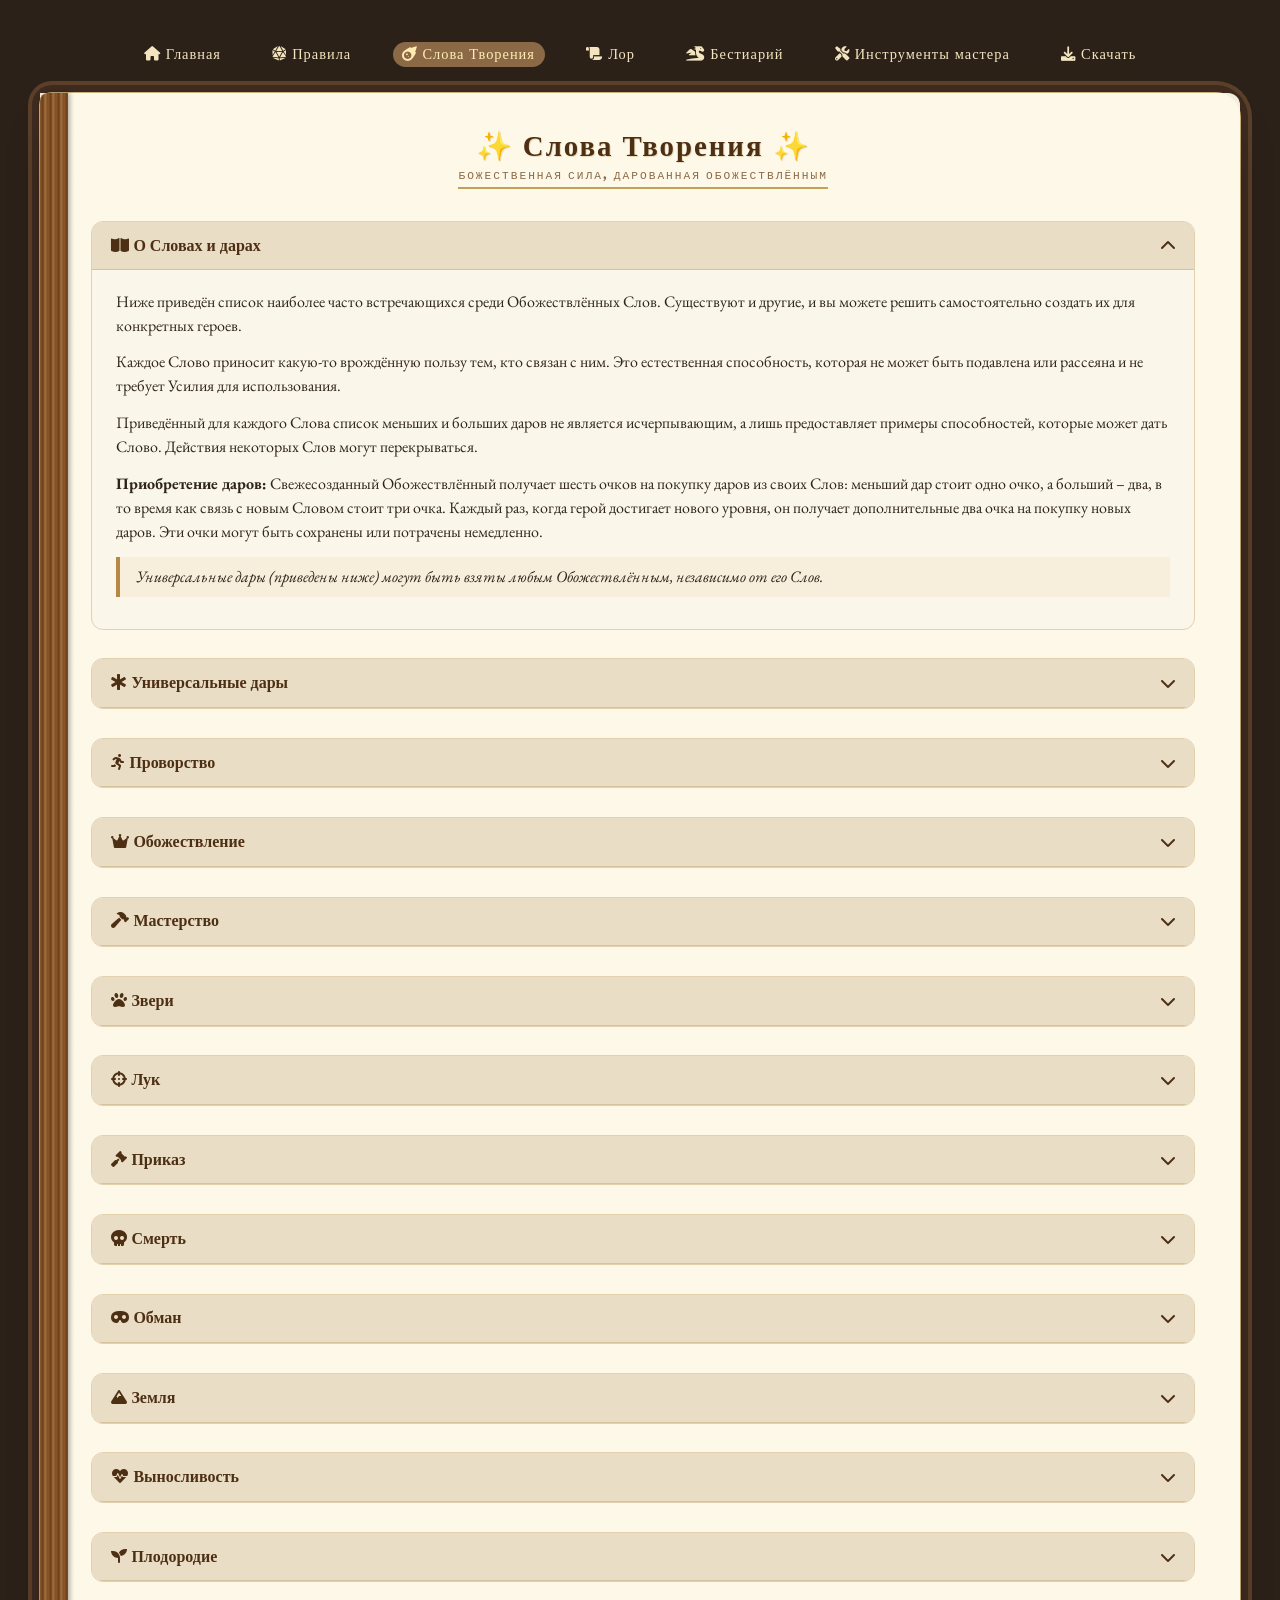
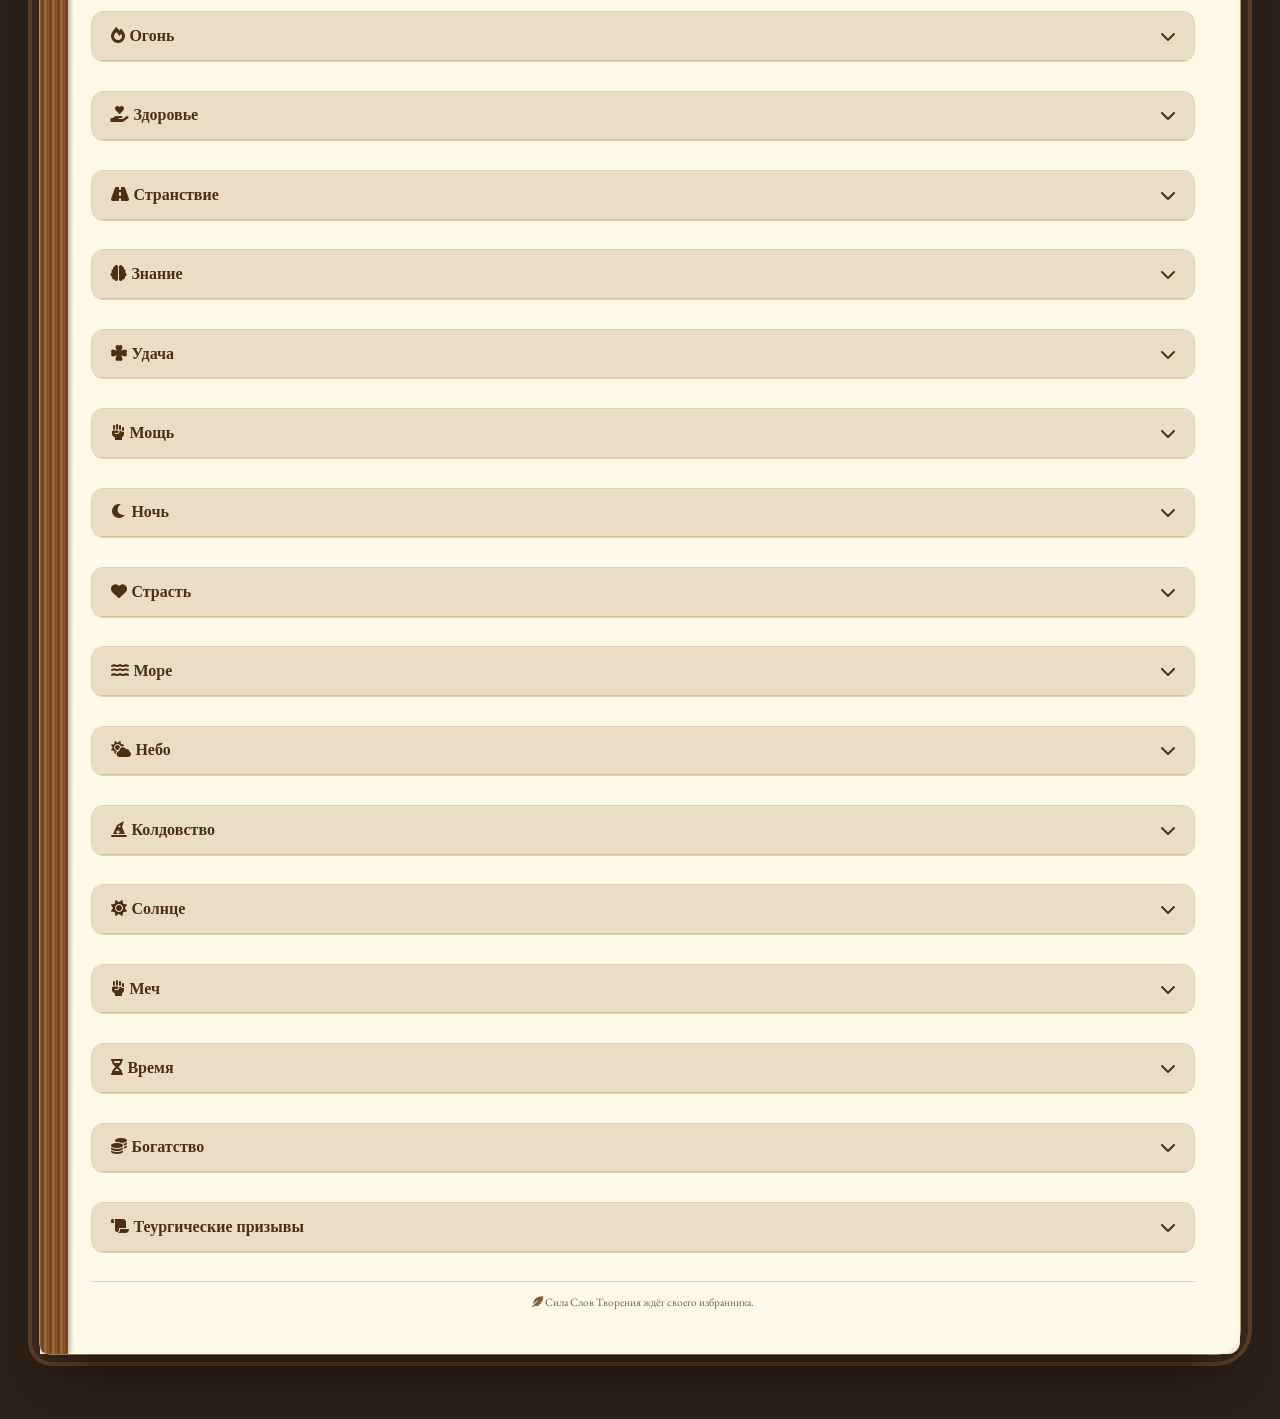
<file: words.html>
<!DOCTYPE html>
<html lang="ru">
<head>
  <meta charset="UTF-8">
  <meta name="viewport" content="width=device-width, initial-scale=1.0, user-scalable=yes">
  <title>Слова Творения | Силы Обожествлённых</title>
  <link href="https://fonts.googleapis.com/css2?family=Cinzel:wght@400;500;600;700&family=EB+Garamond:ital,wght@0,400;0,500;0,600;1,400;1,500&family=Special+Elite&display=swap" rel="stylesheet">
  <link rel="stylesheet" href="https://cdnjs.cloudflare.com/ajax/libs/font-awesome/6.0.0-beta3/css/all.min.css">
  <link rel="stylesheet" href="css/main.css">
  <!-- Дополнительные стили только для страницы слов (если нужны) -->
</head>
<body>

<script>
  document.addEventListener('DOMContentLoaded', function() {
    const sections = document.querySelectorAll('.rule-section');
    sections.forEach((section, index) => {
      const header = section.querySelector('.section-header');
      const content = section.querySelector('.section-content');
      if (!header || !content) return;
      if (index === 0) {
        content.classList.add('open');
        header.classList.add('open');
      } else {
        content.classList.remove('open');
        header.classList.remove('open');
      }
      header.addEventListener('click', () => {
        content.classList.toggle('open');
        header.classList.toggle('open');
      });
    });
  });
</script>
  
<div class="nav-links">
  <a href="index.html"><i class="fas fa-home"></i> Главная</a>
  <a href="rules.html"><i class="fas fa-dice-d20"></i> Правила</a>
  <a href="words.html" class="active"><i class="fas fa-meteor"></i> Слова Творения</a>
  <a href="lore.html"><i class="fas fa-scroll"></i> Лор</a>
  <a href="bestiary.html"><i class="fas fa-dragon"></i> Бестиарий</a>
  <a href="tools.html"><i class="fas fa-tools"></i> Инструменты мастера</a>
  <a href="download.html"><i class="fas fa-download"></i> Скачать</a>
</div>

<div class="book">
  <div class="page">
    
    <div style="text-align: center;">
      <div class="page-title">
        <h1>✨ Слова Творения ✨</h1>
        <div class="subhead">Божественная сила, дарованная Обожествлённым</div>
      </div>
    </div>

      <!-- ==================== ВВЕДЕНИЕ ==================== -->
    <div class="rule-section">
      <div class="section-header"><span><i class="fas fa-book-open"></i> О Словах и дарах</span><i class="fas fa-chevron-down"></i></div>
      <div class="section-content">
        <p>Ниже приведён список наиболее часто встречающихся среди Обожествлённых Слов. Существуют и другие, и вы можете решить самостоятельно создать их для конкретных героев.</p>
        <p>Каждое Слово приносит какую-то врождённую пользу тем, кто связан с ним. Это естественная способность, которая не может быть подавлена или рассеяна и не требует Усилия для использования.</p>
        <p>Приведённый для каждого Слова список меньших и больших даров не является исчерпывающим, а лишь предоставляет примеры способностей, которые может дать Слово. Действия некоторых Слов могут перекрываться.</p>
        <p><strong>Приобретение даров:</strong> Свежесозданный Обожествлённый получает шесть очков на покупку даров из своих Слов: меньший дар стоит одно очко, а больший – два, в то время как связь с новым Словом стоит три очка. Каждый раз, когда герой достигает нового уровня, он получает дополнительные два очка на покупку новых даров. Эти очки могут быть сохранены или потрачены немедленно.</p>
        <div class="rule-highlight">Универсальные дары (приведены ниже) могут быть взяты любым Обожествлённым, независимо от его Слов.</div>
      </div>
    </div>

    <!-- ==================== УНИВЕРСАЛЬНЫЕ ДАРЫ ==================== -->
    <div class="rule-section">
      <div class="section-header"><span><i class="fas fa-star-of-life"></i> Универсальные дары</span><i class="fas fa-chevron-down"></i></div>
      <div class="section-content">
        <div class="gift"><span class="gift-name">Божественный Гнев</span> <span class="gift-category">(Кара) Действие</span><br>Приложите Усилие до конца сцены. Вы обрушиваетесь на выбранного противника в пределах видимости энергией Слова, нанося 1к8 повреждений за уровень персонажа. Вы всегда иммунны к гневу своих связанных Слов, как и прочие создания, владеющие схожими способностями. Поскольку Божественный Гнев относится Каре, он не может быть использован два раунда подряд.</div>
        <div class="gift"><span class="gift-name">Ореол Ярости</span> <span class="gift-category">(Кара) Действие</span><br>Приложите Усилие до конца сцены. Вы обрушиваете поток энергии своего Слова на группу врагов, затрагивая всех, кто находится в радиусе 30 футов от целевой точки в радиусе видимости. Каждая жертва получает 1к8 повреждений за каждые два уровня вашего персонажа, с округлением вверх. Ярость может избирательно пощадить союзников в зоне своего действия, но в этом случае жертвы получают возможность пройти спасбросок, чтобы избежать действия дара. Вы всегда иммунны к ярости своих связанных Слов. Ореол Ярости не может быть использован два раунда подряд.</div>
        <div class="gift"><span class="gift-name">Усилие Слова</span> <span class="gift-category">Постоянный</span><br>Максимум вашего Усилия увеличивается на одно очко. Это дар может быть взят один раз для каждого связанного с вами Слова, но каждая покупка после первой будет стоить два очка вместо одного.</div>
        <div class="gift"><span class="gift-name">Влияние Слова</span> <span class="gift-category">Постоянный</span><br>Максимум вашего Влияния увеличивается на два очка. Это дар может быть взят один раз для каждого связанного с вами Слова</div>
        <div class="gift"><span class="gift-name">Превосходство Слова</span> <span class="gift-category">Постоянный</span><br>Выберите значение одного атрибута и увеличьте его до 18. Это превосходство обычно окрашено дающим его Словом; Огонь, дающий Ловкость, может вызывать искры позади героя при стремительном движении, а Земля, дающая Мудрость, может задавать тяжеловесный и размеренный тон вашим мыслям. Этот дар может быть взят только один раз, вне зависимости от того, со сколькими Словами связан ваш герой.</div>
        <p><strong>Способности-кары:</strong> Некоторые дары или чудеса поражают врагов прямым всплеском божественной ярости. Вы не можете использовать дар или чудо с ключевым словом «Кара» два раунда подряд, даже если вы – персонаж Ведущего с несколькими действиями за раунд.</p>
      </div>
    </div>

    <!-- ==================== ПРОВОРСТВО ==================== -->
    <div class="rule-section">
      <div class="section-header"><span><i class="fas fa-running"></i> Проворство</span><i class="fas fa-chevron-down"></i></div>
      <div class="section-content">
        <p>Слово стремительности и невероятной грациозности, Проворство дарует чудеса спешки обладающему им герою. Его Чудеса могут включать завершение какого-либо задания за считанные мгновения, уклонение от неизбежной опасности или реакцию на событие прежде, чем инициатор сможет его начать. Тем не менее, Проворство – это не Странствия, и его движение обычно ограничено одним конкретным местом или короткой дистанцией, вместо быстрого перемещения между отдалёнными локациями.</p>
        <p><strong>Врождённая польза:</strong> Героев со Словом Проворства невозможно застать врасплох. Они могут увеличить свою Ловкость до 16, или до 18, если она уже равна 16 или более.</p>
        <p><strong>Меньшие дары:</strong></p>
        <div class="gift"><span class="gift-name">Все Направления как Одно</span> <span class="gift-category">Постоянный</span><br>Вы можете передвигаться по вертикальным или нависающим поверхностям, как если бы они были ровной землёй. Вы можете без усилий преодолевать пересечённую местность. Вы обладаете неуязвимой защитой против попыток толкнуть вас или заставить упасть.</div>
        <div class="gift"><span class="gift-name">Мерцающее Продвижение</span> <span class="gift-category">На Ходу</span><br>Приложите Усилие до конца сцены. Мгновенно достигните любого места, которое вы можете видеть без посторонней помощи до горизонта, что обычно равно примерно трём километрам для персонажа, стоящего на ровной поверхности. Для больших возвышенностей максимальная дистанция в десять раз больше.</div>
        <div class="gift"><span class="gift-name">Туман над Водой</span> <span class="gift-category">На Ходу</span><br>Приложите Усилие до конца сцены. До конца своего хода вы можете игнорировать во время движения любое твёрдое вещество, при условии, что в итоге окажетесь в месте, которое физически можете занимать. Вы не можете влиять на мир во время этого невероятно быстрого рывка, но обладаете неуязвимой защитой от всех не-магических форм урона. Если по окончании хода вы оказываетесь в сплошном объекте, вас безопасно выбрасывает из него в ближайшее пустое пространство.</div>
        <div class="gift"><span class="gift-name">Начинается Буря</span> <span class="gift-category">Мгновенный</span><br>До начала первого раунда каждого боя или чувствительной ко времени ситуации, вы можете Приложить Усилие до конца сцены и получить бесплатный дополнительный раунд прежде, чем кто-то ещё начнёт действовать. Два героя, использующие этот дар, проходят встречную проверку атрибута по Ловкости, чтобы определить, кто действует первым.</div>
        <div class="gift"><span class="gift-name">Быстрее Солнца</span> <span class="gift-category">На Ходу</span><br>Приложите Усилие. Скорость вашего движения в два раза выше скорости самого быстрого вашего преследователя или жертвы, не меньше 60 футов за передвижение. Если преследуется цель, которая обладает даром, позволяющим обгонять преследователей, быстрее оказывается участник с большим количеством хит-дайсов, ничья разрешается броском монеты.</div>
        <div class="gift"><span class="gift-name">Прогулка Между Каплями Дождя</span> <span class="gift-category">Постоянный</span><br>Ваш натуральный Класс Брони равен 3. Ничто, не движимое целенаправленной силой, не может попасть в вас, если вы сами того не позволите; падающие предметы никогда не поразят вас, если только они не были приведены в движение кем-то с намерением причинить вам вред. Вы можете попасться в ловушки, предназначенные для нарушителей. Броня и щиты не приносят вам пользы.</div>
        <p><strong>Большие дары:</strong></p>
        <div class="gift"><span class="gift-name">Всеохватывающее Присутствие</span> <span class="gift-category">На Ходу</span><br>Приложите Усилие. Дважды за свой ход, в качестве действия На Ходу, вы можете оказаться где угодно в переделах 100 футов от своего текущего расположения, при условии, что потенциально можете достичь этой точки своими силами.</div>
        <div class="gift"><span class="gift-name">Быстрее Мысли</span> <span class="gift-category">(Кара) Мгноенный</span><br>Приложите Усилие до конца сцены, когда кто-то видимый заявляет действие. Вы получаете бесплатный раунд действия и движения прежде, чем он сможет выполнить своё действие. Если его желаемое действие стало невозможным из-за вашего, его действие пропадает. Поскольку этот дар относится к Карам, он не может быть использован два раунда подряд.</div>
        <div class="gift"><span class="gift-name">Неприкасаемый</span> <span class="gift-category">Мгновенный</span><br>Приложите Усилие до конца сцены. В вас практически невозможно попасть до начала вашего следующего хода. Физические атаки попадают в вас только на натуральную 20, даже если исходят от противников, которые обычно попадают автоматически. Поскольку это Мгновенный дар, он может быть использован после броска на атаку.</div>
      </div>
    </div>

    <!-- ==================== ОБОЖЕСТВЛЕНИЕ ==================== -->
    <div class="rule-section">
      <div class="section-header"><span><i class="fas fa-crown"></i> Обожествление</span><i class="fas fa-chevron-down"></i></div>
      <div class="section-content">
        <p>Слово Обожествления – особенное. Оно не может быть выбрано для связи Обожествлённым и не имеет собственных чудес. Вместо этого оно символизирует специальные способности, автоматически приобретаемые по мере увеличения мощи.</p>
        <p><strong>Дары обожествления (получаются автоматически при достижении указанного уровня):</strong></p>
        <ul><li><strong>2 уровень – Принять Фимиам Веры</strong> (Постоянный) – способность принимать поклонение от смертных верующих и создавать культ.</li>
        <li><strong>3 уровень – Освятить Храм</strong> (Действие) – последователи могут освящать храмы; бог может осознавать всё в их пределах, использовать дары дистанционно.</li>
        <li><strong>3 уровень – Покарать Отступника</strong> (Действие) – мгновенно убить провинившегося последователя или наслать страдания.</li>
        <li><strong>4 уровень – Услышать Молитву</strong> (Постоянный) – слышать молитвы верующих, общаться с ними.</li>
        <li><strong>5 уровень – Ощутить Просителя</strong> (Действие) – увидеть определённого последователя и его окружение.</li>
        <li><strong>6 уровень – Знак Пророка</strong> (Действие) – рукополагать апостолов и первосвященника.</li>
        <li><strong>7 уровень – Посетить Правоверных</strong> (Действие) – явиться перед молящимся последователем в любом мире.</li>
        <li><strong>8 уровень – Благословить Народы</strong> (Действие) – благословлять или проклинать фракции, включающие значительное количество последователей.</li></ul>
      </div>
    </div>

    <!-- ==================== МАСТЕРСТВО ==================== -->
    <div class="rule-section">
      <div class="section-header"><span><i class="fas fa-hammer"></i> Мастерство</span><i class="fas fa-chevron-down"></i></div>
      <div class="section-content">
        <p>Это Слово ремесленников, строителей и создателей удивительных творений. Некоторые Обожествлённые выражают свою связь в определённых формах ремесла, таких как кузнечное дело или кораблестроение, в то время как другие покровительствуют более широкой области творческой работы. Однако даже специализированный ремесленник может использовать свои способности в широком спектре. Чудеса Мастерства включают в себя создание, управление, починку или разрушение физических объектов.</p>
        <p><strong>Врождённая польза:</strong> Герои со Словом Мастерства могут действием за раунд создать любой немагический объект, который способен унести обычный человек, используя любые имеющиеся под рукой материалы. Хотя полученный предмет может выглядеть странно, а любая «еда» будет несъедобна, он функционирует и работает столько же времени, сколько и обычный предмет такого типа и обычного состава. В случае необходимости оценки, ремесленные усилия Обожествлённого в день равны эквиваленту 100 рабочих за уровень персонажа.</p>
        <p><strong>Меньшие дары:</strong></p>
        <div class="gift"><span class="gift-name">Безукоризненный Ремонт</span> <span class="gift-category">Действие</span><br>Вы можете починить что угодно с помощью доступных инструментов и материалов. Каждый раунд эквивалент 10х10х10-футового куба предметов или конструкций за уровень персонажа может быть отремонтирован как новый, если они не разрушены полностью. Любая форма гнили, разложения, повреждений и гниения устраняется, даже для скоропортящихся вещей, таких как еда. При починке магических или зачарованных предметов, с каждым использованием этого дара Прикладывается Усилие до конца сцены.</div>
        <div class="gift"><span class="gift-name">Управлять Колёсами</span> <span class="gift-category">Действие</span><br>Приложите Усилие. Вы захватываете управление любым видимым транспортным средством, механизмом, дверью или другим объектом с движущимися частями размером до небольшого корабля. Если предмет был создан вами, ограничение по размеру отсутствует. Пока Усилие остаётся Приложенным, объект будет вести себя так, как будто управляется вами. Каждая новая команда требует действия, а достойный соперник может пройти спасбросок против Духа, чтобы свести на нет действие дара на используемый им предмет.</div>
        <div class="gift"><span class="gift-name">Рука Молот</span> <span class="gift-category">На Ходу</span><br>Приложите Усилие. Каждая ваша безоружная атака или оружие, которым вы пользуетесь, использует как минимум кость повреждений 1к10 и считается магическим оружием. Искусственным сооружениям и неодушевлённым предметам броски на повреждения наносятся напрямую.</div>
        <div class="gift"><span class="gift-name">Отметить Создателя</span> <span class="gift-category">Действие</span><br>Аккуратно исследовав в качестве действия любой созданный объект, магический или обычный, вы понимаете его предназначение и принцип действия. Вам также является короткое видение каждого человека, который внёс существенный вклад в его создание, и краткое описание этого вклада.</div>
        <div class="gift"><span class="gift-name">Десять Тысяч Инструментов</span> <span class="gift-category">Постоянное</span><br>Ваши природные дары создания усиливаются. Вместо того чтобы тратить на создание портативного обычного предмета целый раунд, вы можете сделать это в качестве действия На Ходу, как часть любого вашего действия. Предмет может быть постоянным или же может исчезнуть после использования по вашему усмотрению. Ваша ежедневная работоспособность над проектами стоит 1000 работников за уровень. Этот дар бесполезен для Обожествлённого, не связанного со Словом Мастерства.</div>
        <div class="gift"><span class="gift-name">Трунсмутатор</span> <span class="gift-category">Действие</span><br>Приложите Усилие до конца сцены и превратите 10х10х10-футовый куб материала за уровень героя из одного физического вещества в другое. Предметы, которые используют или держат существа, нельзя изменить. Если эффект используется, чтобы причинить вред цели, она получает 1к6 повреждений за каждые два уровня персонажа с округлением вверх. Если создаваемое вещество редкое или драгоценное, Усилие прикладывается до конца дня. Крайне редкие и магические субстанции нельзя создать таким способом, хотя горы золота вполне можно изготовить. Просмотрите Слово Богатства для ограничений использования новоприобретённых сокровищ, поскольку обычную экономику региона слишком легко погрузить в инфляционный хаос.</div>
        <p><strong>Большие дары:</strong></p>
        <div class="gift"><span class="gift-name">Глаза Создателя</span> <span class="gift-category">Действие</span><br>В качестве действия вы можете мгновенно ощутить пространство вокруг любого созданного вами предмета, как будто находитесь там, видя и слыша всё вокруг вас. Если Приложить Усилие до конца сцены, то можно предпринять одно действие с предметом, как если бы вы присутствовали там. Если вы захотите сфокусироваться на определённом месте, то будете смотреть сквозь ближайший подходящий предмет.</div>
        <div class="gift"><span class="gift-name">Постоянное совершенство</span> <span class="gift-category">Постоянное</span><br>Всё, что вы создаёте, безупречно и не подвержено обычному обветшанию и износу. Только преднамеренные попытки разрушения имеют какой-то шанс уничтожить ваше творение. Созданные вами оружие и броня считаются магическими предметами, способными наносить повреждения сверхъестественным противникам и дающими +1 к броскам на попадание и повреждение смертным пользователям. Вы и прочие Обожествлённые слишком могущественны, чтобы получать пользу от этих бонусов.</div>
        <div class="gift"><span class="gift-name">Почитание Стали</span> <span class="gift-category">Постоянное</span><br>Любая одежда или броня, сделанная вами для себя, даёт вам КБ 3 без штрафов к спасброскам. Если вы делаете броню для кого-то другого, штрафы к спасброскам от неё на один уровень ниже: отсутствуют для средней брони и накладываются только на одну категорию спасбросков для тяжёлой. В качестве Мгновенного действия Приложите Усилие до конца сцены, чтобы свести на нет одно попадание по вам изготовленным или созданным оружием.</div>
      </div>
    </div>

    <!-- ==================== ЗВЕРИ ==================== -->
    <div class="rule-section">
      <div class="section-header"><span><i class="fas fa-paw"></i> Звери</span><i class="fas fa-chevron-down"></i></div>
      <div class="section-content">
        <p>Это Слово царства животных, дары Зверя могут быть использованы на любом обычном или магическом животном, но не на существах, полностью созданных магией или искусным ремеслом. Большинство созданий, равных интеллектом человеку, не считаются животными, хотя некоторые особо примитивные или дикие существа могут быть к ним отнесены. Чудеса Слова Зверей позволяют принимать черты животных, переносить эти черты на других, совершать полные или гибридные трансформации, управлять животными или призывать их.</p>
        <p><strong>Врождённая польза:</strong> Герои со Словом Зверей могут разговаривать с животными. Неразумные звери всегда подчинятся запросам, не являющимся для них противоестественными.</p>
        <p><strong>Меньшие дары:</strong></p>
        <div class="gift"><span class="gift-name">Далёкий Вой</span> <span class="gift-category">На Ходу</span><br>Приложите Усилие. Вы можете дистанционно общаться с любым животным, положение которого вы знаете с точностью до мили. Вы можете позаимствовать их чувства, если они это позволят. Вы можете дотянуться до животных, которые провели как минимум неделю в вашем присутствии, где бы они ни находились.</div>
        <div class="gift"><span class="gift-name">Глаза Кота</span> <span class="gift-category">Постоянное</span><br>Ваши чувства божественно остры; вы можете видеть в полной темноте, идеально слышать любой звук в пределах сотни ярдов и находить след по запаху.</div>
        <div class="gift"><span class="gift-name">Узы Единства</span> <span class="gift-category">Постоянное</span><br>Вы можете связать себя узами с животным как с продолжением вашего духа, позволяя обмен чувствами и общение. Животное использует свои обычные характеристики, но его атаки рассматриваются как магическое оружие, а количество его хит-дайсов в два раза больше вашего уровня. Если оно умирает, оно исчезает, но может быть возвращено обратно Приложением Усилия до конца дня. Оно может быть телепортировано рядом с вами за ту же цену. Только одно животное может быть связано с героем одновременно, а люди, связанные через Покорить Зверя Внутри, должны быть обычными смертным.</div>
        <div class="gift"><span class="gift-name">Закон Джунглей</span> <span class="gift-category">На Ходу</span><br>Приложите Усилие. Вы обладаете природным оружием, наносящим 1к10 повреждений и считающимся магическим, и можете мгновенно его обнажить. Против обычных или магических животных эти когти или клыки всегда атакуют против Класса Брони 9, без усилий разрывая шкуры и чешую своих противников.</div>
        <div class="gift"><span class="gift-name">Учуять Жертву</span> <span class="gift-category">На Ходу</span><br>Приложите Усилие и получите интуитивное знание о положении и типах всех животных в радиусе мили. Вы можете телепатически позвать любое из них прибыть к вам там быстро, насколько это для них безопасно возможно. Магические или разумные животные могут отказаться придти, если захотят.</div>
        <div class="gift"><span class="gift-name">Неприрученная Воля</span> <span class="gift-category">Мгновенное</span><br>Приложите Усилие. Пока оно приложено, никакая внешняя магия или принуждение не смогут заставить вас делать или чувствовать что-либо против вашего желания. Вы можете использовать это дар даже после провала спасброска или удара ментального эффекта.</div>
        <p><strong>Большие дары:</strong></p>
        <div class="gift"><span class="gift-name">Покорить Зверя Внутри</span> <span class="gift-category">Постоянное</span><br>Когда вы побеждаете противника в бою, доведя его до нуля хит-дайсов, вы можете покорить его при использовании несмертельной атаки. Такая покорённая жертва воскрешается с 1 хит-дайсом и после этого навсегда становится объектом ваших даров Слова Зверей, как будто она – животное.</div>
        <div class="gift"><span class="gift-name">Повелитель Дикой Природы</span> <span class="gift-category">Постоянное</span><br>Животные инстинктивно служат и подчиняются вам, даже до смерти, выполняя команды, как если бы они обладали человеческим интеллектом. Магические или разумные животные получают спасбросок Духа, им не может быть отдан приказ, который кажется для них суицидальным или полностью противоречащим их природе.</div>
        <div class="gift"><span class="gift-name">Мантия Из Многих Шкур</span> <span class="gift-category">Действие</span><br>Примите форму любого животного или гибрида, обычного или магического. Либо превратите видимое создание в обычное животное; Приложите Усилие до конца дня, чтобы воздействовать на достойного противника, который получает возможность пройти спасбросок на Стойкость, чтобы избежать эффекта. Если дар используется как благословение, человек может прекратить трансформацию по своему желанию. Те, кто прокляты этим изменением, не могут быть возвращены в свою прежнюю форму иначе, как другим даром или похожим мощным рассеиванием.</div>
      </div>
    </div>

    <!-- ==================== ЛУК ==================== -->
    <div class="rule-section">
      <div class="section-header"><span><i class="fas fa-crosshairs"></i> Лук</span><i class="fas fa-chevron-down"></i></div>
      <div class="section-content">
        <p>Слово Лука включает в себя всю божественность дальнего боя, будь то лук, брошенное копьё, пистолет, винтовка, метательный кинжал или удар молнии. Герои с Вездесущей Дальнобойностью могут и вовсе не использовать физическое оружие, забрасывая противников сгустками подходящей энергии. Такие сгустки могут наносить элементальные повреждения, если герой связан с соответствующим Словом, или же быть физическими ударами сотрясающей божественной силы. Чудеса Лука включают невероятно точные попадания с огромных расстояний или проклятия дистанционных атак противника.</p>
        <p><strong>Врождённая польза:</strong> У героев со Словом Лука никогда не закончатся обычные боеприпасы. Они могут мгновенно призывать себе в руки дистанционное или метательное оружие, которым пользовались, через любое расстояние, а их дистанционные атаки никогда не навредят цели, которой они не предназначены. Их дистанционные атаки всегда считаются магическими для преодоления защиты.</p>
        <p><strong>Меньшие дары:</strong></p>
        <div class="gift"><span class="gift-name">Преградить Алый Спуск</span> <span class="gift-category">На Ходу</span><br>Приложите Усилие. Вы обладаете непреодолимой защитой против обычных метательных снарядов и получаете не больше 1 единицы урона от магических. Эффект затрагивает только настоящее оружие, такое как стрелы, пули, копья и камни требушетов, но не заклинания и магические эффекты.</div>
        <div class="gift"><span class="gift-name">Стрела Неодолимого Мастерства</span> <span class="gift-category">Мгновенное</span><br>Вы всегда точно попадаете в не осознающую опасность или неодушевлённую цель, неважно, насколько она маленькая или далеко в укрытии. По желанию вы можете Приложить Усилие до конца сцены чтобы удостовериться, что ваша текущая или следующая атака нанесёт максимальный урон и попадёт на любой результат, кроме натуральной 1.</div>
        <div class="gift"><span class="gift-name">Оперённая Буря</span> <span class="gift-category">На Ходу</span><br>Приложите Усилие. Атакуя меньших противников дистанционно, вы всегда попадаете в цель. Вы можете распределить переполняющийся урон на любую цель в зоне досягаемости, подверженную этому дару.</div>
        <div class="gift"><span class="gift-name">Всё в Пределах Досягаемости</span> <span class="gift-category">Мгновенное</span><br>У ваших дистанционных атак нет максимальной дальности, при условии, что вы можете видеть цель своим обычным взглядом или знаете её положение с точностью до десяти футов. Эта способность распространяется только на тот же мир, в котором вы в настоящий момент находитесь.</div>
        <div class="gift"><span class="gift-name">Вездесущая Дальнобойность</span> <span class="gift-category">Постоянное</span><br>Максимальная дальность вашего дистанционного оружия равна дальности вашего естественного взгляда. Ваше дистанционное оружие всегда наносит минимум 1к10 повреждений и считается магическим оружием. Даже без лука или ружья вы можете метать сгустки энергии или сотворённое оружие на 1к10 повреждений. Пистолеты и винтовки Светлой Республики работают в ваших руках даже в отсутствие стабилизирующего эффекта электрических узлов.</div>
        <div class="gift"><span class="gift-name">Ищущий Полёт</span> <span class="gift-category">На Ходу</span><br>Выберите видимую цель и Приложите Усилие до конца сцены. Ваши дистанционные атаки находят её независимо от расстояния, считают её Класс Брони равным 9 и полностью игнорируют укрытие, при условии наличия какого-либо пути, по которому ваше стрела может достичь её.</div>
        <p><strong>Большие дары:</strong></p>
        <div class="gift"><span class="gift-name">Неумолимое Древко</span> <span class="gift-category">На Ходу</span><br>Приложите Усилие. Ваши дистанционные атаки бьют с ужасающей силой, всегда нанося максимальные повреждения при попадании. Ваши снаряды могут пробить не-магические материалы любой толщины, чтобы пронзить защищающее цель укрытие, хотя её броня применяется как обычно.</div>
        <div class="gift"><span class="gift-name">Повелитель Того, Что Падает</span> <span class="gift-category">Мгновенное</span><br>Приложите Усилие. Перенаправьте любые атаки дистанционным оружием в вашем присутствии, с применением их бросков к атаке новой цели. Атаки достойных противников могут быть перенаправлены, только если они стреляют в вас. Снаряды могут быть перенаправлены на любые цели, хотя одна жертва может стать целью только одной такой атаки за раунд. Существа, также связанные со Словом Лука, иммунны к этой способности, как и прочие божества, связанные с луком.</div>
        <div class="gift"><span class="gift-name">Дождь Скорби</span> <span class="gift-category">На Ходу</span><br>Приложите Усилие. Против Толпы кости повреждений вашего дистанционного оружия бросаются напрямую с добавлением вашего уровня. Таким образом, Обожествлённый 4 уровня, стреляющий из оружия c повреждениями 1к10 и бонусом атрибута +2 нанесёт от 7 до 16 хит-дайсов урона Толпе. Против целей, не сгруппированных в Толпу, вы можете каждый раунд бросать свою кость Схватки против каждого подходящего противника в радиусе обзора.</div>
      </div>
    </div>

    <!-- ==================== ПРИКАЗ ==================== -->
    <div class="rule-section">
      <div class="section-header"><span><i class="fas fa-gavel"></i> Приказ</span><i class="fas fa-chevron-down"></i></div>
      <div class="section-content">
        <p>Слово Приказа говорит о повиновении, лидерстве и правлении. Обожествлённый Приказа может принудить других к подчинению своей воле и принятию своего правления, но не может затронуть сердца тех, кем командует. Хотя очарованные существа будут выполнять приказы дотошно и разумно, сами они не будут проявлять инициативу, если только не согласны с желаниями Обожествлённого.</p>
        <p><strong>Врождённая польза:</strong> Герои со Словом Приказа могут установить значение своей Харизмы равным 16, или 18, если она уже равна 16 или больше. Они могут общаться с любым разумным существом, понимая его и будучи понятыми. Их приказы всегда верно понимаются, хотя подчинение будет зависеть от их убедительности и применения даров.</p>
        <p><strong>Меньшие дары:</strong></p>
        <div class="gift"><span class="gift-name">Стража! Взять его!</span> <span class="gift-category">Действие</span><br>До эквивалента Маленькой Толпы прислужников или до полудюжины отдельных слуг может быть мгновенно призвано в текущую локацию, при условии, что они находятся в пределах десяти миль от Обожествлённого. Только формально присягнувшие последователи Обожествлённого могут быть призваны, и их нельзя призвать в место, которого они не смогли бы достичь своими собственными силами. Призванные слуги появляются в местах, наиболее логичных для их входа – силы Обожествлённого заставили их спешить, чтобы ответить на призыв ещё до того, как он был отдан.</div>
        <div class="gift"><span class="gift-name">Узнать Внутреннюю Правду</span> <span class="gift-category">На ходу</span><br>Приложите Усилие до конца сцены. Поймите истинные мотивы и намерения любого собеседника, выраженные Ведущим в нескольких предложениях. Достойные Соперники получают спасбросок Духа, чтобы скрыть правду.</div>
        <div class="gift"><span class="gift-name">Мудрость Лейтенанта</span> <span class="gift-category">Действие</span><br>Приложите Усилие перед тем, как отдать приказ существу или группе, находящимся у вас на службе. Пока Усилие остаётся приложенным, вы можете потратить действие, чтобы позаимствовать чувства любого члена группы или телепатически общаться с любым из них, а они могут выходить на связь с вами. Подчинённый может оборвать эту связь, однако вы немедленно об этом узнаете. Действие дара заканчивается, когда Усилие возвращено или приказ выполнен.</div>
        <div class="gift"><span class="gift-name">Линии Власти</span> <span class="gift-category">На ходу</span><br>Вы можете определить лидера любой группы или социальной среды. Кроме того, вы можете Приложить Усилие; группа персонажей Ведущего, являющихся меньшими противниками, будет инстинктивно повиноваться вам, как будто вы их старший или работодатель. Если обстоятельства или кто-то, не затронутый действием дара, укажут им на странность этой ситуации, они получат спасбросок Духа.</div>
        <div class="gift"><span class="gift-name">Преданное Сердце Солдата</span> <span class="gift-category">Постоянный</span><br>Видимое существо с количеством хит-дайсов, меньшим или равным количеству ваших уровней, добровольно поклявшееся вам в верности, обнаруживает эту клятву нерушимой. Лишь магическое принуждение может заставить его не подчиниться или предать вас, пока вы не освободите его от действия этого дара, даже если речь идёт о самоубийственных или противоестественных приказах. Этот дар не может затрагивать в сумме более ста человек за уровень персонажа.</div>
        <div class="gift"><span class="gift-name">Тысяча Верных Воинов</span> <span class="gift-category">Действие</span><br>Приложите Усилие. Видимый персонаж Ведущего немедленно желает с вами сотрудничать, выполняя всё, что он выполнил бы для старшего или работодателя. Достойные соперники получают спасбросок Духа, чтобы избежать действия дара. Стремление к сотрудничеству остаётся даже после того, как Усилие возвращено, при условии, что этой покорностью не злоупотребляют или она не является совершенно невероятной.</div>
        <p><strong>Большие дары:</strong></p>
        <div class="gift"><span class="gift-name">Носитель Алой Короны</span> <span class="gift-category">Постоянный</span><br>Ваша легитимность как правителя непоколебима. Вы интуитивно знаете обо всех публично известных значительных событиях в группах или сообществах, которыми вы правите или координируете, и можете сообщать свою волю своим наместникам и официальным лицам в любой момент, хотя они не могут отвечать вам непосредственно. Вы получаете одно дополнительное очко Владычества каждый месяц, но можете тратить его только на свои земли и управляемые организации. При этом новые Обожествлённые начинают игру без запаса очков.</div>
        <div class="gift"><span class="gift-name">Непобедимый Железный Генерал</span> <span class="gift-category">Постоянный</span><br>Все солдаты - персонажи Ведущего, служащие под вашим командованием, получают +1 хит-дайс, бонус к попаданию, равный вашему уровню, и Боевой Дух, равный 11. Ваши приказы автоматически известны всем вашим лейтенантам, а вы всегда знаете месторасположение, состояние и в общих чертах текущие занятия всех военных подразделений, принявших ваше командование.</div>
        <div class="gift"><span class="gift-name">Порабощающий Крик</span> <span class="gift-category">Действие</span><br>Приложите Усилие до конца дня и отдайте приказ. Если он направлен на группу, все меньшие противники, числом до Огромной Толпы, мгновенно подчиняются всему, кроме самоубийственного распоряжения или приказа не защищать себя от очевидной опасности, при условии, что они ещё не вступили в бой против Обожествлённого. Повиновение этому единственному приказу длится до конца сцены. Если приказ направлен на одиночную цель, не вступившую в бой против Обожествлённого, от неё можно требовать чего угодно до тех пор, пока Обожествлённый её не освободит. Достойные противники получают спасбросок Духа, чтобы избежать контроля.</div>
      </div>
    </div>

    <!-- ==================== СМЕРТЬ ==================== -->
    <div class="rule-section">
      <div class="section-header"><span><i class="fas fa-skull"></i> Смерть</span><i class="fas fa-chevron-down"></i></div>
      <div class="section-content">
        <p>Смерть известна всем смертным, и данное Слово даёт власть над этой неизбежной участью. Его чудеса предотвращают или приносят смерть, открывают подробности о смерти, создают или управляют неупокоенными.</p>
        <p><strong>Врождённая польза:</strong> Герои со Словом Смерти могут управлять неупокоенными в своём присутствии в качестве действия, отдавая приказы вплоть до одной Толпы любого размера. Старшие неупокоенные получают спасбросок Духа, им нельзя отдать приказ на самоуничтожение. В качестве действия На Ходу, герои узнают подробности о том, кто, где и как умер или умирает в пределах 100 футов от них.</p>
        <p><strong>Меньшие дары:</strong></p>
        <div class="gift"><span class="gift-name">Хранитель Могил</span> <span class="gift-category">На ходу</span><br>Вы точно знаете, где расположены каждый труп, неупокоенный или фрагмент останков в пределах 200 футов от вас. Вы можете точно сказать, как они умерли, как будто вы наблюдали их смерть лично. Если вы Приложите Усилие, то получите непреодолимую защиту от меньших неупокоенных.</div>
        <div class="gift"><span class="gift-name">Мантия Смерти</span> <span class="gift-category">Мгновенный</span><br>Приложите Усилие до конца сцены. Нападение на вас приносит смерть. Любой меньший противник, пытающийся нанести вам физический вред, получает 1 очко урона прежде, чем определяется результат его атаки, а Толпы получают 1к20 обычных повреждений. Противники с несколькими атаками за раунд получают этот урон только один раз за раунд.</div>
        <div class="gift"><span class="gift-name">Зов Бледной Короны</span> <span class="gift-category">Действие</span><br>Приложите Усилие до конца сцены. Вы можете вызвать неупокоенных, при необходимости призывая части из ближайшего источника. Вызывается один старший неупокоенный, с количеством хит-дайсов, не превышающим ваш уровень более чем в два раза, либо одна Маленькая Толпа 1ХД меньших неупокоенных за каждые три уровня вашего персонажа, с округлением вверх. Труп, превращаемый в старшего неупокоенного, не должен быть подвергнут погребальным ритуалам или быть мёртвым более месяца. Неупокоенные верны герою, но рассыпаются, когда вы вновь используете этот дар. Призванные существа или Толпы могут быть сохранены бесконечно за 1 очко Владычества каждое.</div>
        <div class="gift"><span class="gift-name">Рука-Коса</span> <span class="gift-category">На ходу</span><br>Приложите Усилие. В вашем взгляде или клинке - смерть, которую вы можете использовать как магическое оружие. Оно обладает костью повреждения 1к10 и дальностью 200 футов. Эта атака всегда наносит как минимум 1 единицу урона живым существам и неупокоенным, даже если бросок на попадание провален.</div>
        <div class="gift"><span class="gift-name">Жатва Белой Кости</span> <span class="gift-category">(Кара) Действие</span><br>Приложите Усилие до конца сцены. В качестве действия вы можете мгновенно уничтожить любых враждебных неупокоенных в пределах видимости, при условии, что это меньший противник. Прочие неупокоенные в пределах видимости получают количество очков урона, равное вашему уровню, Толпы – в три раза больше.</div>
        <div class="gift"><span class="gift-name">Сдерживая Милосердие</span> <span class="gift-category">Постоянный</span><br>Те, кто доведён до нуля хит-дайсов или хит-пойнтов в пределах 200 футов от вас, автоматически стабилизируются или умирают по вашему желанию. Если вы захотите, согласное на то живое существо с нулём ХД или хит-пойнтов рядом с вами может продолжить действовать количество раундов, равное вашему уровню, после чего неизбежно пасть замертво.</div>
        <p><strong>Большие дары:</strong></p>
        <div class="gift"><span class="gift-name">Нет Освобождения</span> <span class="gift-category">На ходу</span><br>Приложите Усилие и выберите видимую цель. Она просто не может умереть, пока вы не вернёте Усилие. Будучи доведена до нуля хит-дайсов или хит-пойнтов, она будет выведена из строя на час, после чего оживёт с 1 хит-пойнтом. Если её тело будет уничтожено или далеко разбросано, она будет существовать в постоянном тумане слепой агонии, пока магия или восстанавливающие чудеса не соберут части тела вместе, или пока Усилие не будет возвращено. Обожествлённые не может использовать эту способность на себя.</div>
        <div class="gift"><span class="gift-name">Пожинающее Слово</span> <span class="gift-category">Действие</span><br>Приложите Усилие до конца сцены и выберите цель на любом расстоянии. Жеста достаточно, если вы можете видеть цель, в противном случае вы должны использовать имя, которое цель считает своим истинным именем. Меньшие противники падают замертво и не могут быть воскрешены без вашего разрешения. В случае достойных противников Усилие должно быть приложено до конца дня, и они получают спасбросок Стойкости, чтобы избежать эффекта. Кроме того, достойный противник должен быть ранен, чтобы позволить Смерти добраться до него; достаточно даже одного очка урона.</div>
        <div class="gift"><span class="gift-name">Призвать ко Дню</span> <span class="gift-category">Действие</span><br>Приложите Усилие до конца дня. Любое обычное смертное существо может быть призвано обратно из мёртвых, при условии, что труп относительно нетронут, цель не получила погребальных обрядов или не была доставлена в Рай, и не была мертва дольше месяца. Существо воскрешается с 1 хит-дайсом. Обожествлённые и другие сверхъестественные создания не могут быть возвращены таким способом.</div>
      </div>
    </div>

    <!-- ==================== ОБМАН ==================== -->
    <div class="rule-section">
      <div class="section-header"><span><i class="fas fa-mask"></i> Обман</span><i class="fas fa-chevron-down"></i></div>
      <div class="section-content">
        <p>Мастерство Обмана касается скрытности, иллюзий и лжи. Искусный мошенник столь же умел в раскрытии уловок, как и в их создании, и его чудеса могут как проливать свет на обман, так и внушать его другим. Дары скрытности и маскировки, как правило, работают, пока герой избегает внимания или действует осторожно. Насилие, громкие звуки и прямое раскрытие себя страже или другим бдительным личностям несёт в себе риск потери маскировки.</p>
        <p><strong>Врождённая польза:</strong> Герои со Словом Обмана могут поднять либо Ловкость, либо Харизму до 16, в зависимости от того, предпочитают ли они скрытность или ложь. Если выбранное значение уже равно 16 или больше, его можно установить равным 18.</p>
        <p><strong>Меньшие дары:</strong></p>
        <div class="gift"><span class="gift-name">Немигающий Глаз Обманщика</span> <span class="gift-category">Постоянный</span><br>Вы всегда можете сказать, когда кто-то пытается солгать или обмануть вас. Вы видите иллюзии и маскировку смертных насквозь. Этот дар не действует на других Обожествлённых со Словом Обмана.</div>
        <div class="gift"><span class="gift-name">Знакомое Лицо</span> <span class="gift-category">Действие</span><br>Приложите Усилие, чтобы раствориться среди населения или в группе. Если они не занимаются активным поиском нарушителей, никто вас не потревожит, если вы этого сами не захотите. Вы будете интуитивно знать, как действовать, говорить и вести дела, чтобы не привлекать внимание. Этот эффект действует даже на существ, совершенно не похожих на людей.</div>
        <div class="gift"><span class="gift-name">Безукоризненное Изящество Лжеца</span> <span class="gift-category">Постоянный</span><br>Ваша ложь никогда не может быть обнаружена, ни с помощью магии, ни с помощью других специальных способностей, в том числе и Слова Обмана. Меньшие противники всегда будут верить ей, если только она не является совершенно невероятной, эмоционально неприемлемой или не заставляет их причинить себе вред.</div>
        <div class="gift"><span class="gift-name">Идеальный Маскарад</span> <span class="gift-category">На ходу</span><br>Приложите Усилие. Мгновенно примите облик гуманоида, которого вы видели. Только у достойных противников и тех, кто хорошо знает имитируемого индивидуума, есть какой-то шанс совершить спасбросок Духа против обмана, если вы не сделаете что-то совершенно противоречащее его характеру. Вы инстинктивно имитируете голос, одежду, манеры и ожидаемые привычки.</div>
        <div class="gift"><span class="gift-name">Игра Теней</span> <span class="gift-category">Действие</span><br>Приложите Усилие. Вы можете создать идеальную иллюзию по звуку, запаху и внешнему виду, хотя она будет неосязаема при попытке дотронуться. Иллюзия появляется где угодно в пределах видимости, может быть размером до 30 футов в диаметре и её можно заставить двигаться и выглядеть правдоподобно без дополнительного внимания со стороны создателя, пока Усилие остаётся приложенным. Невидимость не является иллюзией.</div>
        <div class="gift"><span class="gift-name">Скрытый Шаг</span> <span class="gift-category">На ходу</span><br>Приложите Усилие. У меньших противников нет шансов обнаружить вас, пока вы избегаете их непосредственного присутствия и не привлекаете внимания. Достойные соперники могут пройти спасбросок Духа, чтобы избежать эффекта, когда они рядом.</div>
        <p><strong>Большие дары:</strong></p>
        <div class="gift"><span class="gift-name">Убеждённость в Ошибке</span> <span class="gift-category">Действие</span><br>Приложите Усилие. Все выбранные присутствующие цели становятся уверены в том, что одно из их убеждений на ваш выбор – на самом деле ужасная ложь, которую им внушили, будь то существование бога или верность их супруги. Достойные соперники получают спасбросок Духа. Они могут пересмотреть свою убеждённость в ошибке после того, как Усилие возвращено, однако сделают это лишь под большим давлением эмоций или очевидных фактов.</div>
        <div class="gift"><span class="gift-name">Непроницаемый Обман</span> <span class="gift-category">Действие</span><br>Вы заявляете что-то, что считаете ложью, и Прилагаете Усилие. Все, кто вас слышит в этот момент, поверят этому, хотя достойные противники получат спасбросок духа. Спасбросок также предоставляется при предоставлении доказательств обратного или если ложь эмоционально невыносима для цели. Эта вера сохраняется и после того, как Усилие возвращается, если только ей не противоречат чёткие доказательства или ложь слишком болезненна, чтобы в неё поверить.</div>
        <div class="gift"><span class="gift-name">Ходячий Призрак</span> <span class="gift-category">На ходу</span><br>Приложите Усилие. Вы не можете быть обнаружены меньшими противниками, даже если вы будете стоять прямо перед ними, если не атакуете их или не привлечёте их внимание каким-то другим явным образом. Достойные противники могут заметить вас спасброском Духа, если вы появитесь в их присутствии или если они активно разыскивают скрытых врагов. Атаки и громкие действия всегда привлекают внимание. Покупка этого дара возвращает очки за Скрытый Шаг, если он уже был куплен.</div>
      </div>
    </div>

    <!-- ==================== ЗЕМЛЯ ==================== -->
    <div class="rule-section">
      <div class="section-header"><span><i class="fas fa-mountain"></i> Земля</span><i class="fas fa-chevron-down"></i></div>
      <div class="section-content">
        <p>Слово Земли даёт власть над камнем и почвой, и пробуждает твёрдость и непреклонность скалы. Чудеса Земли вращаются вокруг камня, земли, силы, жёсткости и прочности, и могут быть использованы, чтобы кратковременно перенести эти свойства на героя или других. Металл может быть уничтожен или очищен из руды этим Словом, но ему нельзя придавать форму так, как чистому камню или почве.</p>
        <p><strong>Врождённая польза:</strong> Герои со Словом Земли могут установить свою Силу или Телосложение равными 16, в зависимости от того, делают они упор на силу несущего камня или прочность сплошной скалы. Если выбранное значение уже равно или превосходит 16, его можно установить равным 18.</p>
        <p><strong>Меньшие дары:</strong></p>
        <div class="gift"><span class="gift-name">Идущий Сквозь Землю</span> <span class="gift-category">На ходу</span><br>Приложите Усилие. Вы и ваши товарищи можете проходить сквозь сплошной камень и землю без необходимости дышать. Вход и выход из земляного окружения требует действия. Этот дар работает и для естественной земли, и для обработанного камня, и может быть использован с почвой любой плотности, не разреженнее ила. Вы можете чувствовать пустоты в земле в пределах 100 футов.</div>
        <div class="gift"><span class="gift-name">Изумрудно-Яркие Глаза</span> <span class="gift-category">На ходу</span><br>Приложите Усилие. Пока Усилие приложено, вы можете видеть сквозь землю и камень. Моментально сосредоточившись, вы можете взглянуть из любого драгоценного камня, которого когда-либо касались, вне зависимости от того, где он сейчас.</div>
        <div class="gift"><span class="gift-name">Гора Мускулов</span> <span class="gift-category">Действие</span><br>Приложите Усилие до конца сцены. Выполните действие невероятной силы. Это действие требует слишком большой концентрации, чтобы быть эффективной атакой, но вы можете поднять, бросить или сломать практически всё, до чего можете дотянуться, размером вплоть до приличного дома или небольшого корабля.</div>
        <div class="gift"><span class="gift-name">Непреклонность Камня</span> <span class="gift-category">Постоянный</span><br>Ваш натуральный класс брони равен 3, и вы обладаете неодолимой защитой против вреда, наносимого камнем, землёй или погребением. Вам не нужно есть, пить или дышать. Броня и щиты не улучшают этот базовый класс брони.</div>
        <div class="gift"><span class="gift-name">Восстание Земли</span> <span class="gift-category">Действие</span><br>Заставьте один видимый не магический каменный или металлический объект, не больше дома по размерам, разрушиться или обвалиться. Вы можете разрушать большие не магические структуры по одной части за раз. Обвал может быть разрушительным, нанося 1к20 повреждений всем, находящимся внутри, или контролируемым, чтобы оставить находящихся внутри невредимыми. Носимая броня или предметы не могут быть затронуты этой способностью.</div>
        <div class="gift"><span class="gift-name">Говорящий с Камнем</span> <span class="gift-category">На ходу</span><br>Приложите Усилие. Вы можете общаться с землёй и камнем, видя и чувствуя всё, чему они были свидетелями в выбранное вами время. У камней нет мыслей, в понимании людей, но они могут идеально передавать звуки и изображения, имевшие место в их присутствии. Однако вы должны указать конкретное время, на котором требуется сфокусироваться.</div>
        <p><strong>Большие дары:</strong></p>
        <div class="gift"><span class="gift-name">Строитель Горных Пиков</span> <span class="gift-category">Действие</span><br>Каждый раунд создавайте, изменяйте или разрушайте каменные или земляные сооружения размером до 20х20х20 футов в пределах вашей обычной видимости. Сооружения могут быть замысловатыми, ограниченными только вашим воображением. Обратитесь к странице 27 для правил заключения жертв в стенах или зонах. Существа, состоящие целиком из камня или земли, могут полностью контролироваться героем, достойные соперники получают спасбросок Духа, чтобы избежать контроля.</div>
        <div class="gift"><span class="gift-name">Ярость Лавины</span> <span class="gift-category">На ходу</span><br>Земля дрожит и выбрасывает куски камней. Приложите Усилие, чтобы использовать эти извержения как магическое оружие с повреждениями 1к10, пока Усилие остаётся приложенным. Пока длится действие дара, ваша кость Схватки может быть применена к каждому меньшему противнику, стоящему на земле или камне в пределах видимости.</div>
        <div class="gift"><span class="gift-name">Дрожь Сердца Мира</span> <span class="gift-category">Действие</span><br>Приложите Усилие до конца дня, чтобы вызвать локализованное землетрясение в точке в пределах видимости, разрушая большинство зданий в радиусе 300 футов и бросая меньших противников на колени. Упавшие должны потратить своё движение, чтобы подняться на ноги. Полное разрушение окрестностей требует около шестидесяти секунд.</div>
      </div>
    </div>

    <!-- ==================== ВЫНОСЛИВОСТЬ ==================== -->
    <div class="rule-section">
      <div class="section-header"><span><i class="fas fa-heartbeat"></i> Выносливость</span><i class="fas fa-chevron-down"></i></div>
      <div class="section-content">
        <p>Слово Выносливости – Слово стойкости, решимости и неослабевающих усилий. Его чудеса могут даровать выживание даже перед лицом неизбежной гибели, силу, когда усталость иначе взяла бы верх, и сопротивление нежелательному колдовству и проклятиям. Обожествлённого, благословлённого этим Словом, ужасно сложно ранить физически, но Слово не может отразить источники ментальных или духовных повреждений или принуждения, такие как Божественный Гнев Знания или принуждение Приказа. В качестве руководства, если что-то включает в себя спасбросок Духа, Выносливость не может это остановить. Его чудеса не могут распространять неуязвимость на других, если не указано иное.</p>
        <p><strong>Врождённая польза:</strong> Героям Выносливости не требуется есть, спать, пить или дышать, и они могут установить значение своего Телосложения равным 16, или 18, если оно уже равно 16 или больше.</p>
        <p><strong>Меньшие дары:</strong></p>
        <div class="gift"><span class="gift-name">Неутомимое вдохновение</span> <span class="gift-category">Постоянный</span><br>Выберите один проект Влияния, над которым вы работаете. Добавьте 1 к эффективному Влиянию, поскольку вы без сна концентрируетесь на этом задании. В качестве действия, Приложите Усилие. Все союзники в пределах 100 ярдов постоянно свежи и не нуждаются в отдыхе, еде, питье или дыхании.</div>
        <div class="gift"><span class="gift-name">Тело Железной Воли</span> <span class="gift-category">Постоянный</span><br>Ваш натуральный класс брони равен 3. Вы неуязвимы к любым естественным повреждениям от окружающей среды, например вызванным экстремальной жарой, холодом, давлением, радиацией или вакуумом. Подобные силы, используемые против вас в качестве оружия или опасности, действуют как обычно. Броня или щиты не улучшают этот базовый класс брони.</div>
        <div class="gift"><span class="gift-name">Бросить Вызов Железу</span> <span class="gift-category">Мгновенный</span><br>Приложите Усилие до конца сцены. Отмените одну физическую атаку или случай телесного повреждения. Этот дар не может защищать от ментальных или духовных повреждений, а также от магических эффектов, которые обычно требуют спасброска Духа. Если вы противостоите длительной опасности, наносящей повреждения каждый раунд, эта неуязвимость распространяется только на один раунд.</div>
        <div class="gift"><span class="gift-name">Элементальное Презрение</span> <span class="gift-category">Постоянный</span><br>Выберите жару, холод, молнию или другую форму энергии. Вы обладаете неуязвимой защитой против любых её форм. В качестве действия На Ходу вы можете Приложить Усилие и распространить эту защиту на всех союзников в пределах ста ярдов. Вы можете брать этот дар несколько раз, чтобы получить иммунитет к другим элементам; единственное приложение Усилия распространяет всю вашу защиту.</div>
        <div class="gift"><span class="gift-name">Крепче, чем Ты</span> <span class="gift-category">На ходу</span><br>Приложите Усилие. Станьте неуязвимым к одной физической опасности или специальной атаке, пока Усилие остаётся приложенным. Вы не можете адаптироваться к оружию, дарам или заклинаниям, но можете стать неуязвимым к дыханию дракона, взгляду василиска, яду животного или кальдере вулкана.</div>
        <div class="gift"><span class="gift-name">Живучесть Амаранта</span> <span class="gift-category">Постоянный</span><br>Пока вы живы, каждые пятнадцать минут вы восстанавливаете один потерянный хит-пойнт за три уровня персонажа, с округлением вверх.</div>
        <p><strong>Большие дары:</strong></p>
        <div class="gift"><span class="gift-name">Не Бойся Стали</span> <span class="gift-category">На ходу</span><br>Приложите Усилие. Ваша решительность и сверхъестественная стойкость позволяют вам игнорировать меньшие опасности мира. Вы получаете на 1 очко урона меньше от всех источников входящих повреждений, физических или магических. Опционально, Приложите Усилие до конца дня и станьте неуязвимым к атакам меньших противников без магического оружия до конца сцены.</div>
        <div class="gift"><span class="gift-name">Неразрушимый</span> <span class="gift-category">Мгновенный</span><br>Приложите Усилие до конца дня. До начала вашего следующего хода вы обладаете неуязвимой защитой против любых физических, материальных атак или эффектов заклинаний. Этот дар не действует на ментальные или духовные повреждения или вред.</div>
        <div class="gift"><span class="gift-name">Неумирающий</span> <span class="gift-category">Постоянный</span><br>Хотя вас можно довести до нуля хит-пойнтов, изувечить или сжечь, вас нельзя на самом деле убить без помощи дара какого-либо Слова, божественного чуда, или усиленной даром атаки. Если вас не убили, через час вы регенерируете из наибольшего оставшегося от вас куска с одним хит-пойнтом.</div>
      </div>
    </div>

    <!-- ==================== ПЛОДОРОДИЕ ==================== -->
    <div class="rule-section">
      <div class="section-header"><span><i class="fas fa-seedling"></i> Плодородие</span><i class="fas fa-chevron-down"></i></div>
      <div class="section-content">
        <p>Плодородие для своих земель и дети для своих семей – два самых заветных желания простых людей, и Слово Плодородия дарует эти благословения. Но то, что оно даёт, оно может и забрать, и его чудеса можно использовать для гибели земель и проклятия семей. Мгновенные чудеса обычно затрагивают желание, сексуальность, урожай и проклятия, в то время как дары Слова могут создать более длительные эффекты.</p>
        <p><strong>Врождённая польза:</strong> Герои со Словом Плодородия обладают идеальным контролем над своим воспроизведением и могут установить значение своего Телосложения равным 16, или 18, если оно уже равно 16 или больше. Они обладают неуязвимой защитой против деревянного оружия или предметов, растительных монстров и ядов, основанных на растениях.</p>
        <p><strong>Меньшие дары:</strong></p>
        <div class="gift"><span class="gift-name">Благословление Родов</span> <span class="gift-category">Действие</span><br>Мгновенно сделайте цель стерильной, спровоцируйте выкидыш или же благословите цель гарантией здорового зачатия, в котором вы можете сформировать черты ребёнка. Вы также можете излечить врождённые дефекты или гарантировать безопасные роды. Сила этого дара такова, что он может вызвать даже непорочное зачатие. Сопротивляющиеся цели, являющиеся достойными соперниками, получают спасбросок Стойкости.</div>
        <div class="gift"><span class="gift-name">Вторая Весна</span> <span class="gift-category">Действие</span><br>Приложите Усилие до конца дня. Все союзники в пределах видимости освежаются, вновь обретая силы, как будто после хорошего отдыха, и восстанавливая 1к6 потерянных хит-пойнтов плюс уровень Обожествлённого. В отличие от большинства лечащих эффектов, целям не нужно прикладывать Усилие, чтобы извлечь пользу из этого благословения.</div>
        <div class="gift"><span class="gift-name">Семена Смерти</span> <span class="gift-category">На ходу</span><br>Приложите Усилие. Вы можете вызывать рак и смертельные опухоли, используя их как магическое оружие с повреждениями 1к10 в пределах 200 футов, совершая броски на атаку как обычно. Первый раунд использования этого оружия незаметен для наблюдателей и жертвы, но второй и последующий раунды вызывают видимые опухоли и наросты. Меньшие противники умрут от рака через 1к6 месяцев после использования на них этого дара без вмешательства магического лечения, даже если вы решите не наносить урон при попадании.</div>
        <div class="gift"><span class="gift-name">Ощущение Пепла</span> <span class="gift-category">На ходу</span><br>Приложите Усилие. Вы чувствуете все яды, эпидемии, урон окружающей среде или проклятия, наложенные на земли в пределах видимости. Вы получаете впечатление о существе, ответственном за них, даже если оно сокрыто магией. Вы узнаёте болезни или переносящие болезни существа с первого взгляда и можете определить, от какого заболевания они страдают или переносят на других.</div>
        <div class="gift"><span class="gift-name">Прикосновение Зелёных Пут</span> <span class="gift-category">Действие</span><br>Приложите Усилие до конца сцены. Растения в радиусе 50' вокруг выбранной точки в пределах видимости вырываются на поверхность, чтобы схватить противников. Все враги в зоне действия должны проходить спасбросок Уклонения в начале каждого раунда, чтобы отбросить лианы и обрести свободу передвижения, хотя они по-прежнему могут сражаться на месте как обычно или использовать дистанционные атаки, при их наличии. Противники, подверженные вашей кости Схватки, получают повреждения от неё каждый раунд, в котором они остаются скованными. Враги, доведённые таким образом до нуля хит-дайсов, могут быть либо абсолютно обездвижены, либо раздавлены насмерть, по выбору Обожествлённого.</div>
        <div class="gift"><span class="gift-name">Иссушающее Проклятие</span> <span class="gift-category">Действие</span><br>Приложите Усилие до конца сцены. Сорок акров растений мгновенно умирают, а земля, на которой они росли, становится бесполезной на поколение, если эффект не отменён способностями этого Слова. Опционально, растения и живое или срубленное дерево по желанию могут быть обращены в пепел в радиусе 50 футов. Деревянные предметы, которые кто-то держит или носит, не подвержены влиянию дара, хотя здания или средства передвижения могут быть уничтожены. Растительные монстры получают 1к12 повреждений за уровень.</div>
        <p><strong>Большие дары:</strong></p>
        <div class="gift"><span class="gift-name">Благословение Рога Изобилия</span> <span class="gift-category">На ходу</span><br>Приложите Усилие. Выберите контейнер, содержащий не магическое сельскохозяйственное вещество; пока Усилие остаётся приложенным, запас никогда не закончится, вне зависимости от того, сколько взято из контейнера. Контейнер может выдать до десяти тонн содержимого в день за уровень героя, при условии, что отверстие в нём достаточно широко, чтобы извергнуть такое количество.</div>
        <div class="gift"><span class="gift-name">Оборвать Нить</span> <span class="gift-category">Действие</span><br>Приложите Усилие до конца дня и выберите цель в пределах видимости. Цель становится стерильной и лишь дар схожей силы может исправить это. Все её дети немедленно получают 1к12 повреждений, внуки – 1к10, правнуки – 1к8 и так далее до пятого колена, которое получает 1к4. Это проклятие действует на каждую цель только один раз, и герой может пощадить отдельных потомков.</div>
        <div class="gift"><span class="gift-name">Бесконечное Изобилие</span> <span class="gift-category">Действие</span><br>Приложите Усилие до конца дня. Выбранная вами земля в радиусе десяти миль становится невероятно плодородной, с урожаем, всходящим через считанные часы, способной прокормить любое количество людей в этом районе. Если эффект применяется даром, а не единичным чудом, постоянное плодородие считается полезным Свойством для любой фракции, контролирующей землю, хотя не может быть принесено в жертву в случае проигранного Конфликта, в который она была вовлечена.</div>
      </div>
    </div>

    <!-- ==================== ОГОНЬ ==================== -->
    <div class="rule-section">
      <div class="section-header"><span><i class="fas fa-fire"></i> Огонь</span><i class="fas fa-chevron-down"></i></div>
      <div class="section-content">
        <p>Рождённое в алом пламени, Слово Огня даёт силы сжигать, расплавлять и уничтожать вещи, вызвавшие недовольство героя. Также оно может быть использовано, чтобы защищать союзников от ярости пламени или отменять вред, причинённый огнём существу или предмету. Его чудеса могут также освещать места или скрывать что-то покровом удушающего дыма. Более утончённые чудеса могут вызывать связь Огня со страстью и вожделением, разжигая эти чувства в других или заставляя их распространяться подобно разрастающемуся пламени.</p>
        <p><strong>Врождённая польза:</strong> Герои со Словом Огня обладают неуязвимой защитой против огня и дыма. Они могут использовать огонь в качестве магического оружия с радиусом до 50 футов и костью повреждений 1к10.</p>
        <p><strong>Меньшие дары:</strong></p>
        <div class="gift"><span class="gift-name">Поглощающий Взгляд</span> <span class="gift-category">Действие</span><br>Объект в пределах видимости размером до 20х20х20 футов поглощён пламенем и превращён в пепел, даже если он не горюч в обычных условиях. Для полного сгорания больших объектов может потребоваться несколько раундов. Объекты, которые кто-то несёт, не могут быть затронуты. Обратитесь к странице 27 для правил по созданию стен огня и прочих зон опасной местности.</div>
        <div class="gift"><span class="gift-name">Огненный Шторм</span> <span class="gift-category">(Кара) Действие</span><br>Приложите Усилие до конца сцены. Выберите точку в пределах видимости; каждая выбранная цель в радиусе 100 футов от неё поражена падающим пламенем на 1к6 повреждений за уровень Обожествлённого. Позволяется пройти спасбросок Уклонения, чтобы получить половину повреждений с округлением вверх.</div>
        <div class="gift"><span class="gift-name">Идущий Сквозь Огонь</span> <span class="gift-category">На ходу</span><br>Приложите Усилие до конца сцены. Мгновенно узнайте расположение всего огня в радиусе мили. В качестве действия, телепортируйтесь и появитесь из любого пламени больше свечного, с любым согласными товарищем в физическом контакте с вами. Вы не можете переместиться более чем на милю в сумме за каждый час.</div>
        <div class="gift"><span class="gift-name">Выпустить Пепел</span> <span class="gift-category">Действие</span><br>Восстановите от огня предметы или существ в кубе размером 20х20х20 футов каждый раунд, ремонтируя повреждения и восстанавливая состояние сожжённых предметов. Огненные повреждения лечатся без приложения Усилия, но мёртвые не воскрешаются.</div>
        <div class="gift"><span class="gift-name">Мастер Горна</span> <span class="gift-category">На ходу</span><br>Приложите Усилие. Придавайте форму любому пламени в пределах видимости, направляя или гася его, как вам угодно. В качестве действия, воспламените оставленный без присмотра неживой предмет в пределах видимости, если он горюч. Предметы больше повозки могут быть зажжены лишь частично.</div>
        <div class="gift"><span class="gift-name">Пламенный Нимб</span> <span class="gift-category">На ходу</span><br>Приложите Усилие. Вы окружены ореолом обжигающего жара. Любой, кто атакует вас в ближнем бою, получает 1 единицу огненного урона прежде, чем определяется результат атаки. Нападающие получают этот урон только один раз за раунд, даже если совершают несколько атак.</div>
        <p><strong>Большие дары:</strong></p>
        <div class="gift"><span class="gift-name">Жгучий Упрёк</span> <span class="gift-category">На ходу</span><br>Приложите Усилие. Каждый противник, который атакует вас, будучи разгневан или взволнован, получает повреждения вашей кости Схватки прежде, чем определяется результат каждой атаки, даже если у них больше хит-дайсов, чем у вас уровней, или они совершают несколько атак. Обычно только бессмысленные создания или удивительно дисциплинированные противники могут оставаться достаточно спокойными, чтобы избежать повреждений. Толпы получают повреждения напрямую.</div>
        <div class="gift"><span class="gift-name">Тлеющие Слова</span> <span class="gift-category">На ходу</span><br>Приложите Усилие. Ваш голос обжигает ваших врагов. Каждый меньший противник в пределах слышимости получает повреждения вашей кости Схватки каждый раунд. Вы можете воспламенять словом оставленные без присмотра предметы в качестве свободного действия один раз раунд.</div>
        <div class="gift"><span class="gift-name">Обжигающий Клинок</span> <span class="gift-category">На ходу</span><br>Приложите Усилие. Вы используете огонь как оружие, либо окутывая им клинок, либо используя огненные снаряды как магическое оружие с дальностью 200 футов и костью повреждений 1к10. Индивидуальные жертвы, убитые этим оружием, взрываются огненными шарами, нанося 1к6 повреждений всем желаемым целям в радиусе 20 футов. Повреждения этого дара всегда бросаются напрямую против Толп меньших противников.</div>
      </div>
    </div>

    <!-- ==================== ЗДОРОВЬЕ ==================== -->
    <div class="rule-section">
      <div class="section-header"><span><i class="fas fa-hand-holding-heart"></i> Здоровье</span><i class="fas fa-chevron-down"></i></div>
      <div class="section-content">
        <p>Хлеб, дети и здоровье – эти вещи всегда присутствуют в людских молитвах. Слово Здоровья предлагает как минимум одну из них, изгоняя болезни и исправляя искалеченную плоть. Чудеса Здоровья могут изгонять эпидемии и исцелять раны, хотя для масштабных дел, за исключением относительно незначительного исцеления, обычно нужны дары. Мстительные полубоги Здоровья также могут насылать те же самые эпидемии, которые могут лечить.</p>
        <p><strong>Врождённая польза:</strong> Герои со Словом Здоровья обладают неуязвимой защитой против любых болезней и ядов и могут мгновенно их диагностировать. Они могут установить своё Телосложение равным 16, или 18, если оно уже равно 16 или больше.</p>
        <p><strong>Меньшие дары:</strong></p>
        <div class="gift"><span class="gift-name">Усмиритель Чумы</span> <span class="gift-category">Действие</span><br>Приложите Усилие до конца сцены. Исцелите все болезни и отравления в пределах видимости. Если Усилие прикладывается до конца дня, радиус исцеления увеличивается до полумили вокруг героя, преодолевая стены и другие препятствия, а вам немедленно становится известно обо всех вызывающих болезни проклятиях или источниках эпидемий в этой области.</div>
        <div class="gift"><span class="gift-name">Исправленная Плоть</span> <span class="gift-category">Действие</span><br>Один раз за раунд вы можете исцелять увечья, слепоту, отравления и врождённые дефекты цели. Этот дар не возвращает хит-пойнты, но может восстановить потерянную руку или утраченную функциональность.</div>
        <div class="gift"><span class="gift-name">Внутреннее Здоровье</span> <span class="gift-category">Постоянный</span><br>Ваш максимум хит-пойнтов увеличивается на 2 очка за уровень, включая уровни, полученные до покупки этого дара. Этот дар не может быть подавлен.</div>
        <div class="gift"><span class="gift-name">Милосердный Взгляд</span> <span class="gift-category">Действие</span><br>Взглянув на цель в пределах видимости, вы можете исцелить 2к6 плюс уровень вашего персонажа очков урона. При этом цель должна Приложить Усилие до конца дня, чтобы воспользоваться этим лечением. Персонажи Ведущего и прочие простые смертные обычно могут извлекать пользу из этого дара один раз в день.</div>
        <div class="gift"><span class="gift-name">Приносящий Мор</span> <span class="gift-category">На ходу</span><br>Приложите Усилие. Ваше прикосновение или успешная атака оружием вызывают болезнь по вашему выбору. Достойные соперники получают спасбросок Стойкости, чтобы противостоять этому. Болезнь может быть ограничена целью или же ей может быть позволено обычное распространение. Болезнь проявляется в течение 1к6 часов и достигает полной силы в течение дня. Смертельная болезнь убьёт за 1к6 дней без магического лечения.</div>
        <div class="gift"><span class="gift-name">Горн Жизни</span> <span class="gift-category">На ходу</span><br>Приложите Усилие до конца дня. Мгновенно восстановите все потерянные с момента окончания вашего последнего хода хит-пойнты, при условии, что повреждения не убили вас.</div>
        <p><strong>Большие дары:</strong></p>
        <div class="gift"><span class="gift-name">Жгучая Живучесть</span> <span class="gift-category">На ходу</span><br>Приложите Усилие до конца дня. Восстанавливайте 1 хит-пойнт за раунд, пока не достигните максимума. Либо Приложите Усилие до конца дня чтобы восстановить 1 хит-пойнт или хит-дайс всем союзникам в радиусе 100 ярдов и воскресить рядовых смертных существ из мёртвых с 1 хит-дайсом, при условии, что они умерли за последние пять минут и не были полностью изувечены. Получателям не нужно Прикладывать Усилие, чтобы принять лечение.</div>
        <div class="gift"><span class="gift-name">Истощить Здоровье</span> <span class="gift-category">Действие</span><br>Приложите Усилие до конца сцены и выберите цель. Она заболевает, её хит-дайсы или хит-пойнты падают до половины текущего значения с округлением вверх. Достойные соперники получают спасбросок Стойкости, чтобы противостоять этому. Потерянные хит-дайсы возвращаются после окончания сцены, если цель жива. Действие дара не складывается от нескольких применений.</div>
        <div class="gift"><span class="gift-name">Дающий Жизнь</span> <span class="gift-category">Постоянный</span><br>Союзники в вашем присутствии автоматически стабилизируются при нуле хит-пойнтов или хит-дайсов, при условии, что их тела не разорваны на части. В качестве действия, Приложите Усилие до конца дня, чтобы воскресить обычное смертное существо, при условии, что оно мертво не более дня и какая-то часть его тела осталась нетронутой. Обожествлённые и другие могучие создания не могут быть воскрешены.</div>
      </div>
    </div>

    <!-- ==================== СТРАНСТВИЕ ==================== -->
    <div class="rule-section">
      <div class="section-header"><span><i class="fas fa-road"></i> Странствие</span><i class="fas fa-chevron-down"></i></div>
      <div class="section-content">
        <p>Герой может далеко забраться со словом Странствия, которое касается дальних путешествий и опасных маршрутов. Чудеса Странствия включают стремительное перемещение в желаемое место, разрушение преград на пути героя и избегание опасностей в дороге. Другие чудеса могут запечатывать или открывать существующие Ночные Дороги. Обратите внимание, что дары Странствия применяются к путешествию, а не простому движению.</p>
        <p><strong>Врождённая польза:</strong> Герои со Словом Странствия всегда точно знают, где находятся, никогда не сбиваются с пути к известной цели, и путешествие для них успокаивающе и питательно, как хороший сон и сытный обед.</p>
        <p><strong>Меньшие дары:</strong></p>
        <div class="gift"><span class="gift-name">Пыль у Твоих Ног</span> <span class="gift-category">На ходу</span><br>Приложите Усилие. Вы и те, кто с вами, не можете быть пойманы преследователями, пока вы продолжаете путешествие. Ваша группа всегда будет двигаться быстрее, чем они, вне зависимости от их скорости, пока вы не остановите движение.</div>
        <div class="gift"><span class="gift-name">Знай Дорогу</span> <span class="gift-category">Постоянный</span><br>Вы всегда знаете самый безопасный и лёгкий путь к любому месту, которое не держится от мира в секрете. Те, кто идёт с вами, также считают путешествие пищей и сном, что позволяет непрерывно продолжать путь.</div>
        <div class="gift"><span class="gift-name">Повелитель Ключа</span> <span class="gift-category">Мгновенный</span><br>Вы можете мгновенно победить любую обычную ловушку, замок, узел, связь или печать. Приложите Усилие до конца сцены, чтобы преодолеть магические преграды, ловушки и связи в пределах видимости, включая ментальные по своей природе. Вы можете сделать это даже если эффект связи сделал бы вас беспомощным в другой ситуации.</div>
        <div class="gift"><span class="gift-name">Открывая Путь</span> <span class="gift-category">Действие</span><br>Приложите Усилие до конца сцены, чтобы открыть дыру в системе безопасности, будь то охранник, внезапно отошедший со своего поста, или портал, появившийся в магическом барьере. Дыра откроет вам свободный проход в нужное место или сквозь него, и будет действовать столько, сколько возможно, не меньше пяти минут. Такая дыра в системе безопасности обычно недостаточно велика, чтобы позволить свободное перемещение внутри места, это лишь точка входа.</div>
        <div class="gift"><span class="gift-name">Стремительное Продвижение</span> <span class="gift-category">На ходу</span><br>Приложите Усилие. Вы и все, кто путешествует с вами, передвигаетесь за день в два раза дальше обычного и могут пересекать любые пространства, даже горы и моря, как если бы они были ровной землёй. Естественный климат или прочая вредная окружающая среда никогда не причинит никому из вас вреда.</div>
        <div class="gift"><span class="gift-name">Спокойный Проход</span> <span class="gift-category">На ходу</span><br>Приложите Усилие. Пока вы путешествуете, ни вам, ни тем, кто с вами, никогда не помешают случайно встреченные существа или плохая погода. Достойные соперники, встретившиеся вам на пути, получают спасбросок Духа, чтобы заметить вас.</div>
        <p><strong>Большие дары:</strong></p>
        <div class="gift"><span class="gift-name">Дорога Исхода</span> <span class="gift-category">На ходу</span><br>Приложите Усилие. Ваши дары Странствия могут применяться к любому количеству добровольных спутников в пределах видимости, включая целые армии или города.</div>
        <div class="gift"><span class="gift-name">Час Нужды</span> <span class="gift-category">Действие</span><br>Приложите Усилие до конца дня. До дюжины союзников в радиусе недельного пути осознали, что вы будете нуждаться в них в этот момент и прибудут в этом раунде, как будто сами захотели придти. Это может вызвать некоторые проблемы с причинностью, но сила дара всё равно позволяет их прибытие.</div>
        <div class="gift"><span class="gift-name">Преследуя Восход</span> <span class="gift-category">На ходу</span><br>Приложите Усилие. Вы и те, кто с вами, можете летать или иным способом игнорировать местность, двигаясь со скоростью 100 миль в час, во время путешествия. Вы можете преодолевать и более короткие препятствия по воздуху, хотя полёт недостаточно точен, чтобы быть полезным в бою или в тесных внутренних пространствах.</div>
      </div>
    </div>

    <!-- ==================== ЗНАНИЕ ==================== -->
    <div class="rule-section">
      <div class="section-header"><span><i class="fas fa-brain"></i> Знание</span><i class="fas fa-chevron-down"></i></div>
      <div class="section-content">
        <p>Знание – это Слово понимания. Всё, что известно смертным учёным, находится в сфере действия этого Слова, вместе с тайнами прошлого и настоящего. Слово Знания не может пронзить завесу будущего, но может показать практически что угодно о настоящем мире. Однако глубокие тайны мира, в котором происходит кампания, не могут быть им раскрыты.</p>
        <p><strong>Врождённая польза:</strong> Герои со Словом Знания могут установить значение своего Интеллекта или Мудрости равным 16. Если значение уже равно 16 или больше, его можно установить равным 18.</p>
        <p><strong>Меньшие дары:</strong></p>
        <div class="gift"><span class="gift-name">Лучший Способ</span> <span class="gift-category">Действие</span><br>Приложите Усилие до конца сцены. Получите от Ведущего одно предложение правдивой информации о наилучшем способе достичь текущей цели или желания. С помощью этого дара нельзя получить новую информацию, пока не предприняты действия по уже полученной, или цель не заброшена.</div>
        <div class="gift"><span class="gift-name">Лучшие Планы</span> <span class="gift-category">Действие</span><br>Приложите Усилие до конца дня и предложите план. Ведущий сообщает наиболее актуальное осложнение или угрозу осуществлению плану, о которой вы ещё не знаете. Эта догадка может быть получена только один раз для каждой отдельной цели, что считается разными целями – решает Ведущий.</div>
        <div class="gift"><span class="gift-name">Иссечение Понимания</span> <span class="gift-category">Действие</span><br>В качестве действия сотрите знание видимой цели о языке, интеллектуальном навыке или конкретном событии или теме. Этот дар не может стереть колдовские способности или другие силы, но длится до тех пор, пока навык не будет выучен заново или Обожествлённый не отступит. Достойные противники получают спасбросок Духа, чтобы противостоять дару.</div>
        <div class="gift"><span class="gift-name">Истина, что Обжигает</span> <span class="gift-category">Действие</span><br>Приложите Усилие до конца сцены и выберите видимую цель. Узнайте информацию о ней или её планах, которую она сильнее всего хотела бы от вас утаить, по усмотрению Ведущего. Достойные соперники получают спасбросок Духа, чтобы противостоять этому неуловимому дознанию.</div>
        <div class="gift"><span class="gift-name">Раскрытая Правда</span> <span class="gift-category">Действие</span><br>Приложите Усилие до конца сцены. Получите правдивый ответ на любой вопрос, при условии, что правда о нём не скрывается намеренно всеми, кто её знает. Ответ обычно короткий, не более нескольких предложений.</div>
        <div class="gift"><span class="gift-name">Далёкое Слово</span> <span class="gift-category">Действие</span><br>Приложите Усилие до конца сцены. Узнайте, что происходит в определённом месте или сообществе, в котором вы побывали, максимум в трёх предложениях Ведущего о том, что, по его мнению, наиболее важно или актуально для ваших текущих интересов.</div>
        <p><strong>Большие дары:</strong></p>
        <div class="gift"><span class="gift-name">Обнаружить Дефект</span> <span class="gift-category">Мгновенный</span><br>Приложите Усилие до конца сцены и выберите цель – либо существо, либо организацию. Узнайте о её текущей слабости и наиболее уязвимых в настоящее время элементах, включая тайные способы, с помощью которых оно может быть убито или уничтожено. Существа раскрывают свои общие хит-дайсы и Усилие.</div>
        <div class="gift"><span class="gift-name">Неотразимый Вопрос</span> <span class="gift-category">Действие</span><br>Приложите Усилие до конца дня. Задайте Ведущему вопрос о текущих или прошедших событиях и получите ответ из одного слова или короткой фразы. Эта способность не может быть использована больше одного раза для конкретной темы, пока ситуация существенно не поменяется.</div>
        <div class="gift"><span class="gift-name">Всеведущий Ученый</span> <span class="gift-category">Постоянный</span><br>Вы овладели всеми сферами академического знания смертных. Вы всегда знаете ответ на вопрос, относящийся к такому знанию, если какой-то из смертных мудрецов знает его, и автоматически проходите проверки атрибутов, необходимые для выполнения интеллектуальных заданий, если они находятся в пределах возможностей смертных.</div>
      </div>
    </div>

    <!-- ==================== УДАЧА ==================== -->
    <div class="rule-section">
      <div class="section-header"><span><i class="fas fa-clover"></i> Удача</span><i class="fas fa-chevron-down"></i></div>
      <div class="section-content">
        <p>Удача – это, в основном, незаметное Слово, без многих абсолютно очевидных эффектов других сфер. Вместо этого Удача осеняет тех, кто благословлён её силой, гарантируя, что ситуации каким-то образом разрешаются очень хорошо для них и очень плохо для тех, кто пришёлся им не по вкусу. Чудеса Удачи могут быть использованы, чтобы исправить судьбу, убедившись, что случайные на первый взгляд события закончатся хорошо или плохо для целей, привлёкших внимание героя.</p>
        <p><strong>Врождённая польза:</strong> Герои, одарённые Словом Удачи, могут бросить 1к20 раз в день. В любой момент этого дня они могут заменить свой или чужой результат броска 1к20 на этот оставленный в запасе результат. Заменить бросок можно только один раз в день.</p>
        <p><strong>Меньшие дары:</strong></p>
        <div class="gift"><span class="gift-name">Проклятая Удача</span> <span class="gift-category">Действие</span><br>Одна не являющаяся Толпой цель проклята неудачей. Она всегда будет проигрывать в азартных играх, с ней постоянно будут происходить неприятности различной несмертельной природы, и она всегда будет совершать броски на попадание и спасброски дважды, выбирая худший результат. Достойные соперники требуют приложения Усилия до конца сцены и получают спасбросок Духа, чтобы противостоять эффекту дара. Действие дара длится, пока не будет рассеяно, пока вы не отмените его сами или не произойдёт определённое событие.</div>
        <div class="gift"><span class="gift-name">Девять Жизней</span> <span class="gift-category">Постоянный</span><br>Автоматически перебрасывайте спасброски или вражеские броски на атаку, которые привели бы к смерти или смертельному ранению героя. Второй бросок принимается, даже если он хуже.</div>
        <div class="gift"><span class="gift-name">Засолить Удачу</span> <span class="gift-category">Мгновенный</span><br>Приложите Усилие после того, как герой бросил кость, выполняя что-то важное. Кость перебрасывается, но изначальный результат сохраняется в запасе. Чтобы вернуть Усилие, этот результат должен быть передан кому-то в присутствии героя, при условии, что бросается кость с тем же количеством граней. Сопротивляющиеся достойные противники могут совершить спасбросок Духа, чтобы избежать такого пожертвования. Этот дар может хранить только один бросок в каждый момент.</div>
        <div class="gift"><span class="gift-name">Поворот Судьбы</span> <span class="gift-category">Мгновенный</span><br>Приложите Усилие до конца сцены. Другое существо перебрасывает свой только что сделанный бросок, о котором вам известно.</div>
        <div class="gift"><span class="gift-name">Не Омрачённое Благодеяние</span> <span class="gift-category">Постоянный</span><br>Герой обладает натуральным классом брони, равным 3, удачно избегая опасностей. Если неудача случайно свалится на голову одного из членов его группы, он никогда не будет её жертвой. Этот базовый класс брони не улучшается бронёй или щитами.</div>
        <div class="gift"><span class="gift-name">Мир Против Тебя</span> <span class="gift-category">На ходу</span><br>Приложите Усилие. Герой может использовать удачу в качестве оружия с дальностью 100 футов, принося противникам внезапные и совершенно невероятные беды обычными бросками на атаку. При использовании для атаки, повреждения равны 1к10, а оружие считается магическим. Источник этих невероятных невезений незаметен для смертных наблюдателей и несверхъестественных существ.</div>
        <p><strong>Большие дары:</strong></p>
        <div class="gift"><span class="gift-name">По Воле Случая</span> <span class="gift-category">Действие</span><br>Приложите Усилие до конца сцены. Игрок заявляет событие в своём присутствии, которое не является совершенно невероятным, и оно происходит. Повреждения противникам ограниченно костью 1к12 для сконцентрированного на одной цели бедствия и 1к6 каждому для неприятностей, затрагивающих группу. Эта способность затрагивает только физические предметы и события, но не сознание и эмоции.</div>
        <div class="gift"><span class="gift-name">Невозможная Победа</span> <span class="gift-category">Постоянный</span><br>Ровно один раз герой автоматически побеждает в конфликте или оборачивает ситуацию в свою пользу из-за чистой удачи. Это может быть не полной победой, но основная цель достигается. После герой теряет этот дар, его стоимость возвращается, и он никогда не может быть куплен снова. Чудеса Удачи не могут имитировать этот дар.</div>
        <div class="gift"><span class="gift-name">Неизменное Везение</span> <span class="gift-category">Постоянный</span><br>Герой всегда может перебросить натуральную 1 на любом своём броске кости. Они могут определять результат любого случайного элемента в азартных или обычных играх.</div>
      </div>
    </div>

    <!-- ==================== МОЩЬ ==================== -->
    <div class="rule-section">
      <div class="section-header"><span><i class="fas fa-fist-raised"></i> Мощь</span><i class="fas fa-chevron-down"></i></div>
      <div class="section-content">
        <p>Первобытная сила заключена в Слове Мощи. Многие воинственные Обожествлённые сильны, но Обожествлённый Мощи превосходит их по чистой физической силе и может совершать чудеса подъёма, бросания и ломания вещей голыми руками. У него также есть способность одаривать своих союзников похожими благословениями силы, хотя, как правило, для определённых действий и вызовов, а не в качестве постоянного бонуса к их способностям.</p>
        <p><strong>Врождённая польза:</strong> Обожествлённый со Словом Мощи чрезвычайно силён, значение его Силы увеличивается до 19, а модификатор атрибута для силы равен +4. Это позволяет ему поднимать и ломать всё, что в человеческих возможностях, хотя поистине сверхчеловеческие проявления силы требуют использования дара или чуда.</p>
        <p><strong>Меньшие дары:</strong></p>
        <div class="gift"><span class="gift-name">Падение Горы</span> <span class="gift-category">Действие</span><br>Обожествлённый может метнуть любой предмет, который способен поднять, в любую точку в пределах видимости. Если это дар используется в качестве атаки, герой должен совершить обычный бросок на попадание с модификатором Силы. Очень большие или тяжёлые предметы неудобны в качестве оружия и получают -4 к попаданию, но наносят 1к12 повреждений плюс модификатор Силы всем в зоне падения.</div>
        <div class="gift"><span class="gift-name">Удар Падающего Метеора</span> <span class="gift-category">Действие</span><br>После мгновения концентрации Обожествлённый может разбить один любой не магический предмет меньше десяти футов в диаметре. Если предмет больше, в нём пробивается дыра шириной, высотой и глубиной десять футов. Если предмет магически прочен или упруг, Обожествлённому необходимо Приложить Усилие до конца сцены, чтобы разрушить его. Концентрация, требуемая для такого удара, делает его бесполезным против подвижных противников, но если Обожествлённый бьёт неподвижную или беспомощную цель этим даром, она получает четыре очка урона за каждый уровень Обожествлённого.</div>
        <div class="gift"><span class="gift-name">Кулаки Чёрного Железа</span> <span class="gift-category">Постоянный</span><br>Атаки Обожествлённого, с оружием или без, наполнены его ужасающей силой. Одноручное оружие в его руке наносит 1к10 повреждений, а двуручное или безоружные атаки, совершённые двумя свободными руками, наносят 1к12. Эти атаки считаются магическим оружием.</div>
        <div class="gift"><span class="gift-name">Широкие как Мир Плечи</span> <span class="gift-category">На ходу</span><br>Приложите Усилие. Обожествлённый может поднять предмет размером не больше боевого корабля и нести его со своей обычной скоростью передвижения. Дар позволяет предмету не разваливаться, а Обожествлённому не погружаться в землю, но предмет слишком неудобен для использования с целью насилия.</div>
        <div class="gift"><span class="gift-name">Сильнее Тебя</span> <span class="gift-category">Постоянный</span><br>Когда Обожествлённый вовлечён во встречную проверку Силы или соревнование против другого создания, или противостоит ему в борьбе или другом проявлении силы, Обожествлённый всегда побеждает. Если борются два Обожествлённых с этой способностью, проверка разрешается как обычно. В качестве действия Обожествлённый может даровать эффект этого дара союзнику для одного состязания или действия.</div>
        <div class="gift"><span class="gift-name">Всплеск Силы</span> <span class="gift-category">Мгновенный</span><br>Приложите Усилие до конца сцены, чтобы получить максимальный результат одного броска на повреждение с модификатором Силы. Аура вашей ужасающей мощи может даровать этот эффект вашему союзнику в пределах видимости, если вы пожелаете.</div>
        <p><strong>Большие дары:</strong></p>
        <div class="gift"><span class="gift-name">Перепрыгни Луну</span> <span class="gift-category">На ходу</span><br>Приложите Усилие. Обожествлённый может прыгать на огромные расстояния, игнорируя повреждения от падений, и способен прыгнуть в любую точку в пределах видимости вместо своего передвижения за раунд. Он может сражаться с летающими врагами, подпрыгивая в качестве своего движения за раунд, прежде чем нанести своей цели удар. Однако в сумме он не может прыгнуть больше десяти миль за час.</div>
        <div class="gift"><span class="gift-name">Расшатать Богу Зубы</span> <span class="gift-category">Действие</span><br>Приложите Усилие до конца дня и совершите одну атаку, с оружием или без. Если удар достигает цели, повреждения на броске применяются напрямую. Этот бросок на повреждения не может быть максимизирован другими дарами и способностями. Даже при промахе сотрясение от удара наносит повреждения как попадание обычной атаки.</div>
        <div class="gift"><span class="gift-name">Мускулы Бога</span> <span class="gift-category">Постоянный</span><br>Обожествлённый всегда способен поднять что угодно, размерами меньше большого здания, и пробить, разбить или оторвать любое не магическое вещество в качестве свободной части своего движения или других действий. Эта мощь используется быстро, но недостаточно точно контролируется, чтобы помочь броскам на повреждение или другим атакам.</div>
      </div>
    </div>

    <!-- ==================== НОЧЬ ==================== -->
    <div class="rule-section">
      <div class="section-header"><span><i class="fas fa-moon"></i> Ночь</span><i class="fas fa-chevron-down"></i></div>
      <div class="section-content">
        <p>Сновидения, сон, тьма и спокойствие можно найти под знаменем ночи. Ночь проходит над многими местами одновременно и проникает даже в самые охраняемые покои. Слово Ночи может совершать чудеса, включающие сон, слепоту, стремительный переход во тьме и физическую неосязаемость. Для лучшего эффекта этим дарам зачастую нужны слабо освещённые зоны.</p>
        <p><strong>Врождённая польза:</strong> Герои со Словом Ночи могут идеально видеть в темноте. Им не нужен сон, а их действия никогда не станут невольной причиной пробуждения спящих вокруг них.</p>
        <p><strong>Меньшие дары:</strong></p>
        <div class="gift"><span class="gift-name">Проклятье Их Глазам</span> <span class="gift-category">Действие</span><br>Выберите цель в пределах видимости. Меньшие противники ослеплены, в то время как достойные противники получают спасбросок Стойкости, чтобы противостоять дару, и требуют Приложить Усилие до конца сцены, чтобы дар на них подействовал. При желании вы можете ослепить цель к определённым людям или вещам. Те, кто выборочно ослеплён, не осознают свою слепоту, пока на неё не укажет кто-то другой, или они не столкнутся с ней физически. Слепота длится сколько вам угодно для меньших противников, а для достойных противников заканчивается по окончании сцены. Слепые враги обычно получают -4 ко всем броскам на попадание в ближнем бою и не имеют каких-либо значимых шансов попасть дальними атаками, если у них нет других сверхчеловеческих чувств.</div>
        <div class="gift"><span class="gift-name">Темнеющая Лестница</span> <span class="gift-category">Постоянный</span><br>Вы можете летать или двигаться по вертикальным поверхностям со своей обычной скоростью, при условии, что вас окружает темнота настолько плотная, что невозможно отличить белую нить от чёрной. Способность продолжает действовать один раунд после попадания на яркий свет.</div>
        <div class="gift"><span class="gift-name">Ножи Ночи</span> <span class="gift-category">На ходу</span><br>Приложите Усилие. Теперь вы способны сгущать тьму в оружие с дальностью 200 футов. При использовании для атак оно наносит 1к10 повреждений и считается магическим оружием. Противники, доведённые до нуля хит-пойнтов, могут быть либо убиты, либо усыплены, либо навсегда ослеплены по вашему выбору.</div>
        <div class="gift"><span class="gift-name">Дорога Теней</span> <span class="gift-category">Действие</span><br>Приложите Усилие до конца сцены. Ступите в тень и появитесь из другой, ближайшей к желаемой цели, при условии, что она находится в пределах мили. Этот дар не может переместить вас дальше, чем на десять миль в сумме за каждый отдельно взятый час.</div>
        <div class="gift"><span class="gift-name">Неподвижное Безмолвие Сна</span> <span class="gift-category">Действие</span><br>Приложите Усилие до конца сцены и выберите точку в пределах видимости. Все меньшие противники в радиусе 50 футов от этой точки должны пройти спасбросок Духа или уснуть. Вы можете диктовать сновидения и кошмары спящего существа, если можете видеть его, хотя достойные противники получают спасбросок Духа, чтобы противостоять этому. Вы можете посылать и принимать сообщения вашим товарищам по пантеону и близким соратникам через сны, если они позволят.</div>
        <div class="gift"><span class="gift-name">Приветствуя Закат</span> <span class="gift-category">Действие</span><br>Приложите Усилие. Создайте вокруг себя тьму любой формы до 30 футов радиусом. Вы можете видеть сквозь неё, а она может следовать за вами.</div>
        <p><strong>Большие дары:</strong></p>
        <div class="gift"><span class="gift-name">Тьма в Полдень</span> <span class="gift-category">Действие</span><br>Приложите Усилие до конца сцены. Вы приносите или рассеиваете ночь в радиусе до мили за уровень. Ночью луна будет в той фазе, в которой вы захотите, в то время, как изгнанная ночь оставляет в небе солнце. При желании вы можете гарантировать, что ни один из спящих меньших противников в зоне действия дара не проснётся ни от чего, за исключением серьёзной физической травмы, или посылать им определённые сновидения.</div>
        <div class="gift"><span class="gift-name">Плоть Тени</span> <span class="gift-category">Действие</span><br>Приложите Усилие. Станьте почти неосязаемой тенью, неспособной влиять на реальный мир или проходить сквозь твёрдые объекты, но с неуязвимой защитой против немагических атак, но не заклинаний.</div>
        <div class="gift"><span class="gift-name">Говорящий в Снах</span> <span class="gift-category">Действие</span><br>Приложите Усилие. Вы можете общаться с теми, кого видели раньше, с помощью общих снов, которые они идеально запомнят. Вы также можете подглядывать за их снами, чтобы получить представление о том, что их больше всего беспокоит, и определить их местоположение. Сопротивляющиеся достойные противники получают спасбросок Духа, чтобы избежать действия дара.</div>
      </div>
    </div>

    <!-- ==================== СТРАСТЬ ==================== -->
    <div class="rule-section">
      <div class="section-header"><span><i class="fas fa-heart"></i> Страсть</span><i class="fas fa-chevron-down"></i></div>
      <div class="section-content">
        <p>Слово Страсти управляет сердцем, наполняя его эмоциями по желанию Обожествлённого или изгоняя чувства, приносящие проблемы. Хотя эти эмоции могут ошеломлять, Обожествлённый не может указывать цели, что с ними делать. В этом смысле Страсть вдохновляет цель на личное действие, но не даёт прямого управления, как Слово Приказа.</p>
        <p><strong>Врождённая польза:</strong> Герои со Словом Страсти одарены изяществом и пониманием сердца. Они могут установить значения своей Харизмы или Мудрости равным 16, или 18, если значение уже равно или больше 16.</p>
        <p><strong>Меньшие дары:</strong></p>
        <div class="gift"><span class="gift-name">Знамя Страсти</span> <span class="gift-category">Действие</span><br>Приложите Усилие. Все персонажи Ведущего в пределах слышимости или видимости, являющиеся меньшими противниками, переполнены сильной эмоцией по вашему выбору, направленной на выбранный вами объект. Достойные соперники каждый раунд получают спасбросок Духа, чтобы избавиться от наваждения. Эта эмоция заставит их действовать в рамках своего характера и продлится как минимум день после того, как Усилие возвращено.</div>
        <div class="gift"><span class="gift-name">Подобрать Друга</span> <span class="gift-category">Действие</span><br>Приложите Усилие до конца сцены, чтобы обольстить видимое существо, внушая ему чувство дружбы и сотрудничества к вам. Оно не усомнится в этих чувствах, какими бы иррациональными они ни были, и они останутся до тех пор, пока вы не предадите жертву очевидным образом или явно не навредите ей. Меньшие противники не могут противостоять этой способности, в то время как достойные соперники могут пройти спасбросок Духа, чтобы избежать чар.</div>
        <div class="gift"><span class="gift-name">Следуй за Ниточками</span> <span class="gift-category">Действие</span><br>Вы можете изучить цель в течение одного действия, чтобы определить полдюжины людей, наиболее важных для неё эмоционально, узнавая их внешность, имена, под которыми они известны цели, и несколько слов описания связи между ними. Меньшие противники не могут избежать действия этого дара, в то время как достойные противники могут пройти спасбросок Духа, чтобы сохранить свои секреты.</div>
        <div class="gift"><span class="gift-name">Сердце Льва</span> <span class="gift-category">Постоянный</span><br>Вы обладаете неуязвимой защитой против страха и любых нежелательных эффектов, затрагивающих эмоции. Вы можете Приложить Усилие до конца сцены в качестве Мгновенного действия, чтобы разделить этот иммунитет со всеми союзниками в радиусе 100 ярдов.</div>
        <div class="gift"><span class="gift-name">Затушить Свечу Сердца</span> <span class="gift-category">Действие</span><br>Мгновенно подавите эмоцию видимой цели. Вы можете полностью затушить определённую эмоцию, такую как страх, верность или любовь, либо вы можете подавить её выборочно к определённым людям или действиям. Цель неспособна чувствовать эту эмоцию к выбранным субъектам, пока вы не освободите её от действия дара. Меньшие противники попадают под действие дара автоматически, в то время как достойные противники могут пройти спасбросок Духа, чтобы противостоять подавлению.</div>
        <div class="gift"><span class="gift-name">Ужасающий Облик</span> <span class="gift-category">Действие</span><br>Приложите Усилие до конца сцены. Все персонажи Ведущего, которые могут вас видеть или слышать, должны немедленно пройти проверку Боевого Духа. Меньшие противники совершают бросок со штрафом -2. Противники, провалившие проверку, обычно в ужасе бегут, хотя те, у кого нет путей к бегству, могут сдаться на месте. Этот дар может использоваться против врага только один раз за сцену, а персонажи игроков к нему иммунны.</div>
        <p><strong>Большие дары:</strong></p>
        <div class="gift"><span class="gift-name">Сердце как Глина</span> <span class="gift-category">Действие</span><br>Приложите Усилие до конца сцены, чтобы полностью контролировать эмоции цели, диктуя все её чувства и эмоциональное отношение к любому человеку или объекту на ваш выбор. Меньшие противники абсолютно беспомощны против такого придания формы и могут быть принуждены к совершенно нехарактерным для них крайностям. Достойными противниками можно управлять только в пределах их обычного эмоционального диапазона, также они могут пройти спасбросок Духа, чтобы противостоять изменению. Эмоции сохраняются, несмотря на все неприятности, пока Обожествлённый не освободит цель.</div>
        <div class="gift"><span class="gift-name">Заразная Страсть</span> <span class="gift-category">Действие</span><br>Приложите Усилие до конца сцены, чтобы заронить в видимой цели семя определённого эмоционального отношения к выбранной персоне или теме. Если цель затронута, она становится заразной, распространяя такое же отношение среди своих друзей и коллег через единственный контакт. Инфекция может распространиться на пять или шесть ступеней прежде, чем потеряет свою магическую силу; обычно этого достаточно, чтобы полностью поглотить деревню, двор или окрестность. Меньшие противники не получают спасброска, но достойные противники могут пройти спасбросок Духа, чтобы противостоять действию дара. Эффект сохраняется, пока Обожествлённый не освободит жертву, либо пока эмоция не станет абсолютно неуместной.</div>
        <div class="gift"><span class="gift-name">Глубоко Похороненная Песня</span> <span class="gift-category">Действие</span><br>Приложите Усилие до конца дня и выберите фразу, музыкальный фрагмент, изображение или персону в вашем присутствии. В выбранное вами время или ситуации вид или переживание этого объекта высвобождает эффект Знамени Страсти на всех присутствующих. Вы можете определить ситуацию так подробно, как вам захочется и заранее выбрать действие и фокус Знамени. Максимальная дальность этого эффекта равна одной миле за уровень Обожествлённого. Обратите внимание, что действие дара распространяется на любую подходящую фразу, музыку или изображение; если Обожествлённый применит эту способность на боевой флаг народа и установит целью дружественных солдат, идущих в бой, каждая союзная боевая единица в пределах многих миль будет затронута её действием, при условии, что у них есть подходящий боевой флаг.</div>
      </div>
    </div>

    <!-- ==================== МОРЕ ==================== -->
    <div class="rule-section">
      <div class="section-header"><span><i class="fas fa-water"></i> Море</span><i class="fas fa-chevron-down"></i></div>
      <div class="section-content">
        <p>Слово Моря управляет водой во всех её формах, но чаще всего – речной и морской. Все существа, живущие в воде, подчинены морю, и его воды могут далеко унести тех, кому оно благоволит, либо сокрушить и размыть тех, кто вызвал его неудовольствие. Чудеса моря могут уничтожать разрушающим давлением, призывать огромные массы воды, управлять потоком жидкостей, или очищать солью океанов.</p>
        <p><strong>Врождённая польза:</strong> Герои со Словом Моря обладают неуязвимой защитой против холода, могут дышать под водой, плыть с удвоенной скоростью, и идеально видеть под водой, вне зависимости от наличия освещения. Они могут поделиться этими эффектами со своими товарищами, за исключением иммунитета к холоду.</p>
        <p><strong>Меньшие дары:</strong></p>
        <div class="gift"><span class="gift-name">Тело из Воды</span> <span class="gift-category">Постоянный</span><br>Ваша плоть плывёт вокруг опасностей и изолирует токсины. Ваш натуральный класс брони равен 3 и вы иммунны к ядам. Вы можете применить яд прикосновением, если ранее вы проглотили дозу или получили её другим способом, таким образом удаляя токсин из своего тела. Этот класс брони не улучшается бронёй или щитами.</div>
        <div class="gift"><span class="gift-name">Сокрушающие Глубины</span> <span class="gift-category">Действие</span><br>Приложите Усилие до конца сцены. Уничтожьте любой не магический предмет, которого вы касаетесь, размером до 20х20х20 футов, размывая его или давя в щепки. Живые существа требуют попадания по ним атакой, с обычным оружием или безоружной, и не уничтожаются автоматически, хотя считается, что на броске повреждений выпал максимальный результат.</div>
        <div class="gift"><span class="gift-name">Живой Поток</span> <span class="gift-category">На ходу</span><br>Приложите Усилие. Извергните поток воды под опасным давлением. Эта вода может использоваться в качестве оружия с дальностью 100 футов, наносящего 1к10 повреждений и считающегося магическим. Оно может уничтожить до одного фута земляных или деревянных преград за раунд. Вода может остаться после использования дара, либо исчезнуть по вашему желанию.</div>
        <div class="gift"><span class="gift-name">Повелитель Вод</span> <span class="gift-category">На ходу</span><br>Приложите Усилие. На время действия дара вы превращаетесь в любое немагическое морское существо больше креветки, но меньше кракена. Вы можете разговаривать со всей естественной морской жизнью и командовать ею, чувствовать любое создание под водой или на её поверхности в радиусе мили, и призывать такую жизнь к себе по необходимости. Разумные существа не обязаны подчиняться вашим приказам, если сами того не желают. Корабли и флоты в вашем обществе не подвержены штормам и рифам.</div>
        <div class="gift"><span class="gift-name">Тайны Глубин</span> <span class="gift-category">На ходу</span><br>Приложите Усилие. Вы чувствуете точное положение всех текущих жидкостей в пределах 200 футов, включая кровь в живых венах. Когда вы касаетесь водоёма и ищете определённую вещь или тип предмета, вам становится известно каждое место, где эта вещь утонула, плавает или омывается волнами в пределах десяти миль.</div>
        <div class="gift"><span class="gift-name">Прогулка с Волной</span> <span class="gift-category">Действие</span><br>Приложите Усилие до конца сцены. Войдите в водоём, достаточно большой, чтобы вы в него погрузились, и появитесь из любого другого подходящего водоёма в пределах мили, находящегося ближе всего к вашей желаемой цели. Если водоёмы соединены водами, достаточно широкими, чтобы пропустить существо вашего размера, дистанция увеличивается до ста миль.</div>
        <p><strong>Большие дары:</strong></p>
        <div class="gift"><span class="gift-name">Укротитель Реки</span> <span class="gift-category">Действие</span><br>Приложите Усилие. Вы можете изменить направление объёма воды, не превышающего небольшую реку, заставив его течь в воздух или двигаться иным невероятным способом. Вода может смывать здания или существ, в зависимости от её количества, и достаточно быстра, чтобы увеличить скорость корабля в море в десять раз. Поток продолжается, пока Усилие остаётся приложенным, им можно управлять на расстоянии до 1000 футов от героя в качестве действия. Эта вода никогда не причинит вред и не сдвинет с места героя или его союзников против их воли.</div>
        <div class="gift"><span class="gift-name">Чистота Солёного Тумана</span> <span class="gift-category">Действие</span><br>Приложите Усилие до конца сцены. Автоматически противодействуйте или рассейте любой один магический эффект, целью которого являетесь вы или ваш союзник. На всё время сцены этот эффект или дар не может воздействовать на субъекта, которого вы защитили, даже если использован снова. При желании, вместо этого действия, вы можете подавить дар любого другого Обожествлённого на один раунд, как будто успешным чудом.</div>
        <div class="gift"><span class="gift-name">Рука Цунами</span> <span class="gift-category">(Кара) Действие</span><br>Приложите Усилие до конца сцены. Вы наносите удар, который превращается в разрушительную волну, устремляющуюся вперёд на 200 футов в ширину, 30 футов в высоту и 100 футов в длину, прежде чем высохнуть. Маленькие здания и непрочные сооружения разрушаются, а существа получают количество очков урона, равное вашему уровню, Толпы – в три раза больше. Такая волна при желании может быть вызвана в меньшем масштабе, не наносит вреда целям, которые вы хотите сохранить, и исчезает сразу после окончания действия, чтобы не оставить местность затопленной.</div>
      </div>
    </div>

    <!-- ==================== НЕБО ==================== -->
    <div class="rule-section">
      <div class="section-header"><span><i class="fas fa-cloud-sun"></i> Небо</span><i class="fas fa-chevron-down"></i></div>
      <div class="section-content">
        <p>Небо правит погодой, полётом, молниями и ветром. Обладающие его мощью могут путешествовать по воздуху так же легко, как по земле, использовать молнии как оружие, или разрушать целые города штормами и ветрами. Чудеса Неба могут покарать цель ударом молнии, призвать ветер, чтобы поднять и нести предмет, или совершить ещё какой-нибудь трюк с управлением воздухом.</p>
        <p><strong>Врождённая польза:</strong> Героям со Словом Неба никогда не навредит падение, они не нуждаются в дыхании и обладают неуязвимой защитой против электричества, холода и травмирующих звуков.</p>
        <p><strong>Меньшие дары:</strong></p>
        <div class="gift"><span class="gift-name">Облака Внизу</span> <span class="gift-category">На ходу</span><br>Приложите Усилие. Наполните воздух вокруг себя туманом, радиусом до 300 футов. Вы и ваши союзники можете видеть сквозь него, но остальные существа с обычными чувствами могут видеть не дальше пяти футов вокруг себя. Облака могут затушить любой обычный огонь и позволяют каждому союзнику внутри каждый раунд игнорировать первые пять очков огненного урона, которые тот получает.</div>
        <div class="gift"><span class="gift-name">Глаза Наверху</span> <span class="gift-category">Действие</span><br>Узрите вид окрестностей на милю вокруг вас с высоты птичьего полёта, мгновенно замечая определённых личностей или предметы, которые вы можете искать. Вы можете сфокусироваться на отдельном месте в пределах этой мили, наблюдая всё, но не в силах услышать обычную речь. Этот взгляд не может проникать сквозь крыши или другие укрытия.</div>
        <div class="gift"><span class="gift-name">Дождь Молний</span> <span class="gift-category">Действие</span><br>Выберите точку в пределах видимости; каждая выбранная цель в пределах 100 футов получает 1к6 электрических повреждений, в то время как облако молний окружает их. Удары молний достаточно сильны, чтобы убить слабых, но не могут разрушать предметы.</div>
        <div class="gift"><span class="gift-name">Сапфировые Крылья</span> <span class="gift-category">На ходу</span><br>Приложите Усилие. Ваш герой может летать со скоростью, в два раза превышающей его обычную скорость передвижения. Если его ничто не отвлекает и он может лететь по прямой, то его скорость может достигнуть 100 миль в час.</div>
        <div class="gift"><span class="gift-name">Штормовой Меч</span> <span class="gift-category">На ходу</span><br>Приложите Усилие. Используйте электричество в качестве дистанционного оружия с радиусом действия до 200 футов или окутайте своё оружие молниями. Электричество наносит минимум 1к10 повреждений и считается магическим оружием. Атаки по мокрым врагам или противникам в металлической броне всегда наносят как минимум 1 очко урона, даже при промахе.</div>
        <div class="gift"><span class="gift-name">Поющий Ветер</span> <span class="gift-category">Действие</span><br>Приложите Усилие. Управляйте погодой в пределах мили, от штиля до штормов, достаточно сильных, чтобы повалить непрочные сооружения и сделать обычную стрельбу из лука невозможной. Изменения погоды происходят мгновенно при использовании этого дара и длятся, пока Усилие остаётся приложенным. После возвращения Усилия погода быстро возвращается к своему нормальному состоянию.</div>
        <p><strong>Большие дары:</strong></p>
        <div class="gift"><span class="gift-name">Арктический Пик</span> <span class="gift-category">(Кара) Действие</span><br>Приложите Усилие до конца сцены. Обрушьте ледяной холод небес на точку в пределах видимости. Каждая выбранная цель в пределах 200 футов замораживается на количество очков урона, равное вашему уровню. Толпам пик наносит 1к10 повреждений напрямую за каждые два уровня героя с округлением вверх. Жидкости в зоне действия дара полностью промерзают до 200 футов в глубину, а весь обычный огонь гаснет.</div>
        <div class="gift"><span class="gift-name">Ярость Небес</span> <span class="gift-category">(Кара) Действие</span><br>Приложите Усилие до конца сцены. До конца сцены, находясь на открытом воздухе, вы можете поражать одну цель или Толпу в пределах видимости ударом молнии, который наносит количество урона, равное вашему уровню, со спасброском Стойкости для половины. Удары могут уничтожать сооружения, менее прочные, чем каменное здание. Призывы этих ударов считаются Карой и, следовательно, не могут использоваться два раунда подряд.</div>
        <div class="gift"><span class="gift-name">Глас Ветров</span> <span class="gift-category">Действие</span><br>Вы можете сконцентрироваться на определённой точке в пределах десяти миль, чтобы услышать всё, что там происходит, при условии, что место не изолировано от внешнего воздуха. Вы можете говорить с этой точкой и быть услышанным там. Если вы потратите действие на крик, противники в пределах 100 футов вас получат повреждения вашей кости Схватки, если она к ним применима.</div>
      </div>
    </div>

    <!-- ==================== КОЛДОВСТВО ==================== -->
    <div class="rule-section">
      <div class="section-header"><span><i class="fas fa-hat-wizard"></i> Колдовство</span><i class="fas fa-chevron-down"></i></div>
      <div class="section-content">
        <p>Колдовство – необычное Слово, представляющее связь с фундаментальными законами мироздания и глубокими, незаметными тайнами его функционирования. У Колдовства нет своих чудес, а само оно не может использоваться для создания эффектов или имитации своих даров. Вместо этого обладание его дарами позволяет Обожествлённому использовать гибкие и могущественные силы теургии.</p>
        <p><strong>Врождённая польза:</strong> Обожествлённые, связанные со Словом Колдовства, смахивают в сторону заклинания меньших магов. В качестве Мгновенной способности персонаж игрока может Приложить Усилие до конца сцены и мгновенно свести на нет любое заклинание низкой магии, сотворяемое в его присутствии, изгнать или разрушить магического конструкта или призванное создание. Это противодействие не действует против теургии или колдовских способностей, лишь напоминающих заклинания низкой магии.</p>
        <p><strong>Меньшие дары:</strong></p>
        <div class="gift"><span class="gift-name">Адепт Врат</span> <span class="gift-category">Постоянный</span><br>Вы были приняты во Врата, самый скромный уровень теургии, хотя даже он достижим лишь для самых могущественных смертных волшебников. В качестве приобретённого знания вы можете овладеть четырьмя призывами Врат по своему выбору, и сможете изучить другие, когда найдёте их.</div>
        <div class="gift"><span class="gift-name">Идеальная Пауза</span> <span class="gift-category">Мгновенный</span><br>Когда вы сотворяете теургический призыв или заклинание низкой магии, вы можете Приложить Усилие прямо перед тем, как оно подействует. После этого заклинание временно приостанавливается и может быть запущено в качестве действия в любое время позже, при этом Приложенное Усилие возвращается по окончании той сцены. Вы можете приостановить несколько заклинаний, если хотите Приложить Усилие для каждого из них, однако освобождение заклинания требует вашего действия за ход.</div>
        <div class="gift"><span class="gift-name">Большой Щит Власти</span> <span class="gift-category">Действие</span><br>Приложите действие до конца сцены. На время действия дара вы иммунны заклинаниям низкой магии и получаете бонус +4 к спасброскам против теургии. Если теургический призыв обычно не позволяет совершать спасбросок, вы можете пройти спасбросок без бонусов, чтобы избежать его действия.</div>
        <div class="gift"><span class="gift-name">Совершенство Понимания</span> <span class="gift-category">Постоянный</span><br>Вы удивительно способный исследователь магии. Вы можете изучить любой путь низкой магии в течение месяца, тратя по одной неделе за уровень посвящения вашего учителя, без необходимости выделять для этого Факт. Также вы можете изучать теургические заклинания гораздо быстрее обычного; один день на призыв любой степени. Вы автоматически понимаете любую низкую магию или теургию, используемую против вас или в вашем присутствии, осознавая её назначение, ограничения и степень могущества. Вы также можете узнать автора магической работы, если вам доводилось видеть образцы его других работ.</div>
        <div class="gift"><span class="gift-name">Проницательный Глаз Знания</span> <span class="gift-category">На ходу</span><br>Сосредоточившись на мгновение, вы можете различить любую низкую магию или теургию, активную в окрестностях, идентифицируя её основное предназначение. Другие формы магического присутствия отмечаются, но для них чувствуется лишь расплывчатое ощущение опасности или благополучия. Этот взгляд мгновенно различает любых теургов или пользователей низкой магии в пределах видимости.</div>
        <div class="gift"><span class="gift-name">Обжигающая Воля</span> <span class="gift-category">Мгновенный</span><br>Если по вас попала вражеская атака в то время, когда вы поддерживаете концентрацию, например при использовании теургического призыва, вы можете Приложить Усилие до конца сцены, чтобы продолжить поддерживать концентрацию, предотвращая потерю заклинания, и нанести мистической отдачей 1к8 прямого урона противнику, попавшему по вам.</div>
        <div class="gift"><span class="gift-name">Гнев Колдуна</span> <span class="gift-category">Мгновенный</span><br>Приложите Усилие. Ваша кость Схватки может поражать даже достойных противников, количество хит-дайсов которых превышает ваш уровень. Эта способность также затрагивает дары, которые позволяют вам применять свою кость Схватки как часть их действия, увеличивая силу таких способностей.</div>
        <p><strong>Большие дары:</strong></p>
        <div class="gift"><span class="gift-name">Адепт Пути</span> <span class="gift-category">Постоянный</span><br>Вы были приняты в Путь, второй уровень теургических тайн. Вы должны быть адептом Врат, чтобы изучить этот дар. Вы получаете три призыва Пути при его приобретении и можете изучать другие, когда найдёте их.</div>
        <div class="gift"><span class="gift-name">Адепт Трона</span> <span class="gift-category">Постоянный</span><br>Вы были приняты в Трон, глубочайший уровень теургических тайн. Чтобы приобрести этот дар, вы должны быть адептом Пути. Вы получаете два призыва Трона при приобретении этого дара и можете изучать другие, когда найдёте их.</div>
        <div class="gift"><span class="gift-name">Повелитель Меньших Путей</span> <span class="gift-category">Постоянный</span><br>Приложите Усилие. После часовой медитации вы можете выбрать любую традицию низкой магии, изучению которой вы посвятили как минимум день с пользователем любого уровня мастерства. Пока Усилие остаётся приложенным, вы можете сотворять заклинания как архимаг этой школы. На время действия этого дара вы можете быть полностью невосприимчивы к заклинаниям этой школы, если захотите.</div>
      </div>
    </div>

    <!-- ==================== СОЛНЦЕ ==================== -->
    <div class="rule-section">
      <div class="section-header"><span><i class="fas fa-sun"></i> Солнце</span><i class="fas fa-chevron-down"></i></div>
      <div class="section-content">
        <p>Свет, надежда, зрение и чистота – вот сферы Слова Солнца. Солнце изгоняет зловещее колдовство и даёт отвагу своим сиянием. Чудеса Солнца могут разрушать заклинания, раскрывать истину, давать надежду или карать нечестивцев потоками небесного пламени. Глаза Солнца видят всё, и дары зрения также попадают в его сферу.</p>
        <p><strong>Врождённая польза:</strong> Герои со Словом Солнца могут по желанию проливать свет до 200 метров, не могут быть ослеплены, их зрение не может быть затруднено тьмой или туманами, и они обладают неуязвимой защитой против огненных повреждений. Их зрение может проникать сквозь повязки на глазах и пережить даже физическое удаление глаз.</p>
        <p><strong>Меньшие дары:</strong></p>
        <div class="gift"><span class="gift-name">Тело Горящего Света</span> <span class="gift-category">На ходу</span><br>Приложите Усилие. Ваше сияние делает вас целью, в которую практически невозможно попасть созданиям, полагающимся на зрение. Пока вы сияете, ваш натуральный класс брони равен 3 против существ со зрением. Ваше вооружение или безоружные атаки считаются магическим оружием с дальностью 200 футов и минимум 1к10 повреждений. Ваша аура считается естественным солнечным светом для подверженных ему существ. Броня и щиты не улучшают этот класс брони.</div>
        <div class="gift"><span class="gift-name">Спешка к Свету</span> <span class="gift-category">Действие</span><br>Приложите Усилие до конца сцены. Мгновенно появитесь в любом месте, освещённым естественным солнечным светом или вашим собственным сиянием, при условии, что оно находится в пределах мили. Вы появляетесь в ближайшем к вашей цели подходящем свете. Этот дар не может переместить вас суммарно дальше, чем на милю за час.</div>
        <div class="gift"><span class="gift-name">Надежда Зари</span> <span class="gift-category">На ходу</span><br>Приложите Усилие. Вы и союзники неподалёку от вас получаете Боевой Дух, равный 12, и неуязвимую защиту от магического влияния на эмоции. Союзные персонажи Ведущего получают +1 хит-дайс и +1 к попаданию. Те, кто находится в пределах вашей видимости, инстинктивно знают ваши желания, хотя не обязаны им подчиняться.</div>
        <div class="gift"><span class="gift-name">Осветить Сущее</span> <span class="gift-category">На ходу</span><br>Приложите Усилие. Ваше сияние проявляет магические эффекты, наложенные на людей, изгоняет магическую тьму, рассеивает смертные иллюзии и выявляет магические предметы. Обладатели даров Обмана или Ночи могут пройти спасбросок Духа, чтобы сохранить свои иллюзии или сумрак.</div>
        <div class="gift"><span class="gift-name">Чистота Блистательного Закона</span> <span class="gift-category">Мгновенный</span><br>Приложите Усилие до конца сцены. Защитно рассейте любой враждебный магический эффект, направленный на вас, или атакующе рассейте другой дар на раунд, как при использовании чуда. Этот дар действует быстрее, чем обычные чудеса рассеивания, и приложение Усилия не столь длительно.</div>
        <div class="gift"><span class="gift-name">Освещённый Солнцем Взгляд</span> <span class="gift-category">Действие</span><br>Приложите Усилие. Выберите место, в котором вы побывали, в настоящий момент освещённое прямым солнечным светом. На время приложения Усилия вы видите и слышите всё, что происходит в этом месте, как будто сами там присутствуете. Находящиеся в этом месте могут слышать ваш голос.</div>
        <p><strong>Большие дары:</strong></p>
        <div class="gift"><span class="gift-name">Первый Свет Творения</span> <span class="gift-category">На ходу</span><br>Приложите Усилие. Ваше зрение проходит сквозь любой немагический барьер, позволяя вам видеть сквозь что угодно до горизонта. Фокус на чём-то, не находящемся в непосредственной близости, занимает раунд. Это зрение автоматически пронзает иллюзии и видит истинное обличие оборотней. Однако оно не может видеть сквозь дары Слова Обмана.</div>
        <div class="gift"><span class="gift-name">Очищающее Полуденное Пламя</span> <span class="gift-category">Действие</span><br>Приложите Усилие до конца сцены. Обжигающий свет навсегда изгоняет все нежелательные эффекты низкой магии из зоны видимости. Если Усилие прикладывается до конца дня, он подавляет все атакующие дары или магические способности одиночной цели на один раунд, как будто к каждому из них было применено успешное чудо. Данный дар может быть использован для такого атакующего рассеивания только один раз за сцену.</div>
        <div class="gift"><span class="gift-name">Солнечный Удар</span> <span class="gift-category">(Кара) Действие</span><br>Приложите Усилие до конца сцены. Если в небе солнце, его сияние бьёт выбранного противника на 1к10 огненных повреждений за уровень Обожествлённого. Эта вспышка пробьёт любую крышу или потолок, не защищённый от божественных даров, чтобы попасть в цель. Если на небе нет солнца, удар наносит 1к6 повреждений за уровень Обожествлённого. Создания не из этого мира, такие как призванные существа, ангелы или Несотворённые, всегда получают 1к10 повреждений за уровень, при этом повреждения бросаются дважды и выбирается наибольший результат.</div>
      </div>
    </div>

    <!-- ==================== МЕЧ ==================== -->
    <div class="rule-section">
      <div class="section-header"><span><i class="fas fa-fist-raised"></i> Меч</span><i class="fas fa-chevron-down"></i></div>
      <div class="section-content">
        <p>Слово Меча – это Слово ближнего боя, прямого противостояния Обожествлённого и его противников. Чудеса меча включают в себя точные атаки, ужасающие удары и чудесное избегание урона в битве. Хотя эти чудеса весьма могущественны, он не действуют на расстоянии.</p>
        <p><strong>Врождённая польза:</strong> Герои со Словом Меча рассматривают всё своё вооружение или невооружённые атаки как магическое оружие, не могут быть обезоружены и могут призвать любое оружие ближнего боя, которым они когда-либо пользовались, в свою руку Мгновенным действием.</p>
        <p><strong>Меньшие дары:</strong></p>
        <div class="gift"><span class="gift-name">Презрение к Дистанции</span> <span class="gift-category">Постоянный</span><br>Ваше действие передвижения может переместить вас в любую точку в радиусе вашего движения, при условии, что путь к этой точке не преграждён и в конце пути есть цель, которую можно атаковать. Таким образом, герой может ринуться прямо на крышу или балкон без необходимости проходить весь физический путь до них. Противников, которые слишком далеко, чтобы достичь их за один раунд, можно преследовать несколько раундов, но вы обязаны атаковать их, когда настигнете. Это преследование может даже простираться в воздух, поддерживая героя, пока он не победит врага или не решит отступить, после чего безопасно приземлится на точку внизу.</div>
        <div class="gift"><span class="gift-name">Девять Железных Стен</span> <span class="gift-category">Мгновенный</span><br>Приложите Усилие до конца сцены. Вы обладаете неуязвимой защитой против любых физических атак до начала вашего следующего раунда. Эта защита не касается опасностей окружения, заклинаний и других не-атакующих форм урона. Как и в случае остальных Мгновенных действий, этот дар можно использовать даже после того, как нападающий совершил успешный бросок на попадание.</div>
        <div class="gift"><span class="gift-name">Сталь Без Конца</span> <span class="gift-category">Постоянный</span><br>Все ваши атаки в ближнем бою, включая безоружные, считаются магическим оружием с костью повреждений 1к10+1. Как и в случае прочих усиливающих оружие даров, вы можете использовать любой атрибут, чтобы модифицировать атаки, совершённые с его помощью, при условии, что объясните, как они подходят к вашему стилю.</div>
        <div class="gift"><span class="gift-name">Жаждущая Бритва</span> <span class="gift-category">На ходу</span><br>Приложите Усилие. Вы всегда попадаете своими атаками в ближнем бою по меньшим противникам. Бросок на атаку не нужен, но этот эффект касается только настоящего оружия ближнего боя или безоружных атак, и не затрагивает прочие действия, требующие попадания по противнику для нанесения враждебного эффекта.</div>
        <div class="gift"><span class="gift-name">Сквозь Красный Лес</span> <span class="gift-category">На ходу</span><br>Приложите Усилие. Если вы сражаетесь с несколькими меньшими противниками или Толпой, состоящей из них, пока Усилие приложено, вы можете решить получить повреждения от одного из них на выбор Ведущего, как при успешном попадании. После этого вы получаете неуязвимую защиту против оружия и безоружных атак остальных меньших врагов из этой группы до начала вашего следующего раунда.</div>
        <div class="gift"><span class="gift-name">Безошибочный Клинок</span> <span class="gift-category">Мгновенный</span><br>Приложите Усилие до конца сцены. Ваша текущая или следующая ближняя атака попадает на любом результате, кроме натуральной 1, и наносит максимальные повреждения. Этот удар может пробить любые защитные средства, кроме неуязвимой защиты от используемого оружия.</div>
        <p><strong>Большие дары:</strong></p>
        <div class="gift"><span class="gift-name">Перерезая Алую Дорогу</span> <span class="gift-category">На ходу</span><br>Приложите Усилие. Против противников, количество хит-дайсов которых равно или меньше половины ваших уровней, до минимума в 1, ваши броски на повреждение читаются напрямую и всегда максимальны. Переливающийся урон может быть применён к любым другим противникам, подходящим под условие и находящимся в пределах 10 футов. Против Толп, состоящих из подходящих созданий, вы просто бросаете вашу кость повреждений напрямую, не максимизируя её. Этот дар не затрагивает кость Схватки.</div>
        <div class="gift"><span class="gift-name">Путь Сквозь Войну</span> <span class="gift-category">На ходу</span><br>Приложите Усилие. Пока вы не совершаете бросков на атаку и не сотворяете враждебные заклинания в этот раунд, вы обладаете неуязвимой защитой против любого оружия и безоружных атак. Вы всё ещё можете использовать свою кость Схватки, находясь под действием этого дара. Данная защита не действует на повреждения от окружения, заклинаний или магических эффектов. После того, как действие этого дара прекращается, он не может быть снова активирован в течение той же сцены.</div>
        <div class="gift"><span class="gift-name">Дробящая Рука</span> <span class="gift-category">На ходу</span><br>Приложите Усилие. Ваши броски на повреждения в ближнем бою и кости Схватки всегда максимально возможные. Вы можете разрушать преграды толщиной до пяти футов камня перед собой действием за раунд, разбивая их ударом, либо как часть своего движения. Магические вещества могут противостоять этой способности.</div>
      </div>
    </div>

    <!-- ==================== ВРЕМЯ ==================== -->
    <div class="rule-section">
      <div class="section-header"><span><i class="fas fa-hourglass-half"></i> Время</span><i class="fas fa-chevron-down"></i></div>
      <div class="section-content">
        <p>Время – сложное Слово, управляющее событиями прошлого и будущего. Хотя темпоральные дары могут видеть будущее, такие результаты не предопределены. Предсказания могут быть преодолены событиями и выбором, хотя некоторые дары Времени позволяют зафиксировать определённость времени, если только их не преодолеют более могущественные силы. Чудеса Времени могут изменить прошлое и переписать былые события, но, как правило, необходимо манипулировать определёнными событиями, а не просто продиктовать широкую полосу истории. Темпоральные манипуляции не могут убивать людей или стирать вещи большой оккультной силы, но могут изменять исход минувших событий.</p>
        <p><strong>Врождённая польза:</strong> Герои со Словом Времени всегда знают точное время и иммунны к попыткам использовать это Слово, чтобы повлиять на них или шпионить за ними. Они могут установить свою Мудрость равной 16, или 18, если она уже равна или больше 16.</p>
        <p><strong>Меньшие дары:</strong></p>
        <div class="gift"><span class="gift-name">Эхо Прошлого</span> <span class="gift-category">Действие</span><br>Приложите Усилие до конца сцены. Выберите определённое время или известное событие, произошедшее в этом месте, и наблюдайте его, как будто вы при нём присутствовали.</div>
        <div class="gift"><span class="gift-name">Мгновенное Предвидение</span> <span class="gift-category">Постоянный</span><br>Вас невозможно застать врасплох. Ваш натуральный класс брони равен 3, поскольку вы инстинктивно предвидите удары и избегаете их. Броня и щиты не улучшают этот класс брони.</div>
        <div class="gift"><span class="gift-name">Взгляд в Будущее</span> <span class="gift-category">Действие</span><br>Приложите Усилие до конца дня. Задайте вопрос о грядущей развязке ситуации или будущих действиях человека, которого вы видели раньше. Ведущий даёт ответ из одного предложения, описывающий наиболее вероятный для него результат или действие.</div>
        <div class="gift"><span class="gift-name">Пророческая Догадка</span> <span class="gift-category">На ходу</span><br>Приложите Усилие до конца дня. Придумайте пророчество об определённом событии, в котором участвует присутствующий субъект. Оно сбудется, если не является абсолютно невероятным. Если оно непосредственно затрагивает несогласного достойного соперника, тот может пройти спасбросок Духа, чтобы разрушить действие дара. События, одновременно включающие больше сотни человек, не могут быть осуществлены таким способом, как не может быть и предсказана неизбежная смерть субъекта или его великий крах, если он не является меньшим противником. Даже в этом случае он получает спасбросок Духа.</div>
        <div class="gift"><span class="gift-name">Отражение Сожаления</span> <span class="gift-category">На ходу</span><br>Приложите Усилие до конца сцены. Переиграйте ваши действия за этот раунд, как будто они вовсе не происходили. Вы можете использовать этот дар не более одного раза за раунд и не можете использовать его, если вы мертвы или выведены из строя.</div>
        <div class="gift"><span class="gift-name">Взгляд Увядания</span> <span class="gift-category">На ходу</span><br>Приложите Усилие. Ваше вооружение, взгляд и безоружные удары считаются магическим оружием с дистанцией 200 футов и повреждениями 1к10. Раненые этим оружием стареют или ветшают, даже бессмертные. Вместо убийства жертвы этим даром, вы можете произвольно её состарить.</div>
        <p><strong>Большие дары:</strong></p>
        <div class="gift"><span class="gift-name">Рука Равновесия</span> <span class="gift-category">Действие</span><br>Приложите Усилие до конца сцены, выберите видимое существо или объект, и определите результат или событие, в которое вовлечена цель, каким бы широким или узким ни было определение. Если этот результат или событие когда-либо будут готовы вот-вот случиться, вы немедленно узнаете об этом и сможете предпринять действие, как будто стоите рядом с целью. Вы можете атаковать цель, манипулировать объектом, использовать дар, вызвать чудо или сделать что угодно ещё, что можно выполнить за одно действие, затрагивая цель и остальных присутствующих, хотя на самом деле вы там не находитесь и не можете быть замечены или затронуты действием. Эта способность может затрагивать каждую отдельную цель только один раз в день, и вы не можете накладывать различные приложения этого дара на одну цель.</div>
        <div class="gift"><span class="gift-name">Разделить Мгновение</span> <span class="gift-category">На ходу</span><br>Приложите Усилие до конца сцены. Выполните своё действие за раунд, потом верните время обратно в начало и выполните другое действие за раунд. Выберите предпочтительный раунд; его результат становится реальным, в то время как другой прекращает существование, даже если вы в нём погибли. Вы, однако, помните оба раунда. Использование этого дара более чем один раз за сцену, увеличивает для него длительность Приложения Усилия до конца дня.</div>
        <div class="gift"><span class="gift-name">Переткать Время</span> <span class="gift-category">Действие</span><br>Приложите Усилие до конца дня и выберите событие в окрестностях, произошедшее за последний час. Вы можете соткать другую версию прошлого и создать другой исход события, при условии, что этот исход возможен. Такое изменение не может убивать или воскрешать созданий, не может восстанавливать Приложенное Усилие и должно быть ограничено событием длительностью не более 15 минут. Враждебный достойный противник, замешанный в этом событии, может пройти спасбросок Духа, чтобы помешать изменению.</div>
      </div>
    </div>

    <!-- ==================== БОГАТСТВО ==================== -->
    <div class="rule-section">
      <div class="section-header"><span><i class="fas fa-coins"></i> Богатство</span><i class="fas fa-chevron-down"></i></div>
      <div class="section-content">
        <p>Богатство – это Слово не только золота, но и достатка всех видов. Регулярная плата, полные кладовые, тёплая одежда и крепкая крыша – вот его сферы действия. Некоторые его способности взаимодействуют с системой Фракций, описанной на странице 136, благословляя или проклиная целые города или народы. Некоторые дары Богатства позволяют создание немагических предметов, и герой может использовать эти способности, чтобы создать огромные суммы золота или других драгоценных материалов. В качестве общего правила, такие дары могут быть использованы, чтобы создать достаточно Богатства для достижения непосредственных целей, но инфляция, вызванная столь внезапным потоком бриллиантов размером с кулак, сделает дальнейшие траты искусственного Богатства в этих окрестностях бесполезными на некоторое время. Герой, действующий медленнее, использующий дар, чтобы создавать предметы для практического применения, не вызывает такую инфляцию. Созданное таким способом Богатство бесполезно для применения Владычества и не может быть потрачено с этой целью.</p>
        <p><strong>Врождённая польза:</strong> Герои со Словом Богатства никогда не испытывают недостатка в деньгах и всегда могут позволить себе что угодно, стоящее 1 очко Богатства или меньше. У них всегда есть достаточное количество еды, питья и одежды для себя и своих товарищей, при необходимости возникающее ниоткуда.</p>
        <p><strong>Меньшие дары:</strong></p>
        <div class="gift"><span class="gift-name">Создать Продукт</span> <span class="gift-category">Действие</span><br>Приложите Усилие. Вы можете создать или скопировать любой обычный неодушевлённый предмет, который вы видели раньше, за один раунд, при условии, что он не больше повозки. Предмет перманентен, если создан по большей части из пригодных существующих материалов. Если вы берёте важные части ниоткуда, он существует лишь пока Усилие остаётся приложенным.</div>
        <div class="gift"><span class="gift-name">Всегда Достаточный Источник</span> <span class="gift-category">На ходу</span><br>Приложите Усилие. Пока приложено Усилие, вы можете произвести любые обычные предметы или одомашненных животных, в количестве, достаточном чтобы экипировать или снабдить лошадьми сто человек за уровень персонажа. Предметы или создания исчезают, когда Усилие возвращается. Предметы должны быть не больше лошади размером, а животные послушны и не пригодны для боя, хотя их можно забить или применить по их обычному назначению. Если Усилие оставлено приложенным достаточно долго, чтобы их съели, они насытят тех, кто их съел, даже после возврата Усилия.</div>
        <div class="gift"><span class="gift-name">Безупречная Копия</span> <span class="gift-category">Действие</span><br>Приложите Усилие и коснитесь не магического объекта или домашнего животного размером не больше повозки. Пока Усилие остаётся приложенным, каждую минуту где-то рядом с оригиналом появляется его идеальная копия. Копии остаются даже после того, как Усилие будет возвращено.</div>
        <div class="gift"><span class="gift-name">Избыток Изобилия</span> <span class="gift-category">Действие</span><br>Потратьте достаточно Богатства, чтобы купить общедоступный предмет или услугу, минимум 1 очко. Купленное появляется мгновенно. Услуга выполняется невидимыми руками, качественно, за время, необходимое для её выполнения обычным способом. Только «настоящее» Богатство, не созданное магией или дарами, может быть использовано с этим даром.</div>
        <div class="gift"><span class="gift-name">Поддержать Массы</span> <span class="gift-category">На ходу</span><br>Приложите Усилие и благословите фракцию со значением Могущества не более 2, затрагивая максимум город. Фракция получает Особенность «У нас всегда хватит для выживания», которая обеспечивает её достаточными запасами еды, одежды и прочего необходимого, несмотря на оголенность их окрестностей и недавние потери. Эта Особенность может быть использована для защиты в подходящих конфликтах, но не может быть пожертвована при поражении и длится, пока Обожествлённый оставляет своё Усилие Приложенным.</div>
        <div class="gift"><span class="gift-name">Высушить Кошелек</span> <span class="gift-category">Действие</span><br>Приложите Усилие до конца сцены и выберите цель в зоне видимости. Её финансы немедленно несут огромные потери, будь то от воров, поджога, неудачи или плохой сделки. Она теряет имущества на одно очко Богатства за уровень Обожествлённого. Достойные противники могут пройти спасбросок Духа, чтобы противостоять дару. Те, кто управляет деньгами других, или обладает широко разбросанным имуществом, теряют только свои личные сбережения или то, что находится в непосредственной близости. Если дар используется против кого-то, напрямую распоряжающегося средствами или предприятиями фракции, их фракция теряет выгоду от одной относящейся к экономике Особенности, которой заведует жертва, на свой следующий ход.</div>
        <p><strong>Большие дары:</strong></p>
        <div class="gift"><span class="gift-name">Всегда Достаточно</span> <span class="gift-category">Постоянный</span><br>У вас и ваших товарищей всегда есть любые обычные предметы или ездовые животные, необходимые вам, при условии, что они не превосходят размерами небольшое парусное судно. Удача, предвидение, странные источники сговариваются, чтобы доставить вам желаемое точно тогда, когда вы в нём нуждаетесь, и каждый предмет появляется в вашем кармане, мешке или неподалёку. Эти предметы имеют тенденцию исчезать или теряться после того, как вы перестаёте в них нуждаться, и не могут точно копировать другие предметы, такие как ключи или печати.</div>
        <div class="gift"><span class="gift-name">Рука Золотого Бога</span> <span class="gift-category">Действие</span><br>Приложите усилие и прокляните или благословите фракцию или сообщество со значением Могущества не больше половины вашего уровня, с округлением вверх. Вы можете либо даровать им полезную Особенность, относящуюся к процветанию и достатку, либо подавить их существующую Особенность, которая полагается на деньги или большие объёмы ресурсов. Дарованная Особенность может защищать, но не может быть принесена в жертву при поражении. Эмпирейские Обереги не препятствуют этому эффекту, если только вся проклинаемая или благословляемая площадь не защищена оберегом. Проклятие или благословение проявляется очень быстро в течение дня, и длится, пока Усилие остаётся Приложенным.</div>
        <div class="gift"><span class="gift-name">Бич Вора</span> <span class="gift-category">Постоянный</span><br>Меньшие противники совершенно неспособны успешно ограбить вас или ваших товарищей с помощью скрытности или мошеннических сделок. Когда достойный противник пытается украсть или обманом лишить денег вас или ваших товарищей, вы улавливаете мгновенное видение попытки и можете совершить одно действие против вора, как если бы стояли рядом с ним, а он ничего не может вам сделать в ответ. Если замешаны несколько воров, вы получаете одно действие против каждого из них. Воры, являющиеся достойными противниками, могут пройти спасбросок Духа, чтобы избежать вашего внимания.</div>
      </div>
    </div>


    <!-- ==================== ТЕУРГИЧЕСКИЕ ПРИЗЫВЫ ==================== -->
<div class="rule-section">
  <div class="section-header">
    <span><i class="fas fa-scroll"></i> Теургические призывы</span>
    <i class="fas fa-chevron-down"></i>
  </div>
  <div class="section-content">
    <p>Это лишь некоторые из наиболее часто встречающихся призывов, известных по миру. Другие заклинания могут быть найдены в давно затерянных библиотеках или среди знаков, высеченных на стенах Небес. Некоторые тайны можно даже найти в форме волшебных артефактов, разветвления и изгибы которых являются метафорами для необходимых магических процедур.</p>
    
    <h3 style="font-family: 'Cinzel', serif; margin: 1rem 0 0.5rem 0; color: #5a3a1f;"><i class="fas fa-archway"></i> Призывы Врат</h3>
    <div class="gift"><span class="gift-name">Закрытые Врата Запрета</span> <span class="gift-category">(Призыв Врат)</span><br>С помощью магической связи теург может запретить субъекту входить в определённое место. Запретное место может быть маленьким, как отдельная комната, или большим, как целое государство, но это должна быть одна узнаваемая сущность. Если субъект находится в запрещённой зоне, когда призыв сотворён, он обязан немедленно бежать к ближайшей видимой границе кратчайшим доступным путём. Если его приведут внутрь против воли, они не может делать ничего, кроме как бежать при первой же возможности. Теургу не нужно находиться в запрещаемой зоне при сотворении заклинания, но он должен в общих чертах знать её расположение и размеры. Меньшие противники неспособны сопротивляться этому заклинанию, в то время как достойные противники могут пройти спасбросок Духа, чтобы противостоять запрету. Запрет действует, пока не будет рассеян, либо пока его не снимет заклинатель.</div>
    <div class="gift"><span class="gift-name">Маяк Небесной Чистоты</span> <span class="gift-category">(Призыв Врат)</span><br>Теург сияет идеально чистым светом, мягко освещая всё в пределах ста футов. Свет очищает всё, чего касается, делая предметы чистыми, нейтрализуя яды и источники болезней, хотя не излечивает больных людей и не изгоняет магию. Любая ложь или намеренная попытка ввести в заблуждение, произнесённая в пределах света, проявляется в виде грязного дыма, поднимающегося изо рта говорящего. Ложь других причиняет боль теургу и наносит 1к6 повреждений каждый раз, когда её произносят. Эти повреждения невозможно избежать или заблокировать. Свет держится пока заклинатель того желает и остаётся в сознании. Обладатели Слова Обмана могут лгать без опасения быть раскрытыми этим заклинанием.</div>
    <div class="gift"><span class="gift-name">Гимн Светлого Бога</span> <span class="gift-category">(Призыв Врат)</span><br>Этот призыв требует, чтобы заклинатель пел, запрещая ему другую речь или сотворение заклинаний, пока продолжается пение. Пока заклинатель продолжает петь, окружающие не могут осознать его присутствие или присутствие союзников теурга, находящихся рядом с ним. Наблюдатели знают о присутствии заклинателя, но не могут ничего сделать на основании этого знания, если действие призыва не закончено. Эффект прерывается, если маг прекращает петь, или если его союзники атакуют кого-либо или используют враждебные эффекты. Меньшие противники автоматически попадают под действие гимна. В остальных случаях, достойный противник с самым лучшим спасброском в группе может пройти спасбросок Духа, что бы защититься от действия призыва; в случае успеха ни один из достойных противников не попадает под его действие, а в случае провала гимн действует на них всех.</div>
    <div class="gift"><span class="gift-name">Иссечение Дней</span> <span class="gift-category">(Призыв Врат)</span><br>Колдовство, страстно желаемое наиболее безжалостными теургами, ритуал Иссечения Дней крадёт жизнь у человека, чтобы продлить жизнь заклинателя. Субъект должен быть человеком, связанным и беспомощным, а ритуал слишком сложен, чтобы сотворять его мгновенно или за несколько раундов. Больные и старые добавляют к жизни колдуна лишь один день. Молодые и здоровые добавляют месяц, в то время как новорождённые и дети, самый богатый источник жизненной силы, прибавляют к жизни заклинателя два месяца. Жертвы неизбежно гибнут во время ритуала, а их души утаскивают в Ад замешанные в обряде магические силы. В жертву могут быть принесены несколько человек одновременно, если они должным образом подготовлены. Обновлённая жизненная сила постоянна, но за длительное использование этого призыва неизбежно приходится платить. После первого века у теурга обычно начинаются мутации, связанные с украденной им жизненной силой, и он становится всё более нечеловечным и чудовищным, в то время как в нём остаётся всё меньше и меньше изначальной жизненной силы.</div>
    <div class="gift"><span class="gift-name">Поцелуй Журавля</span> <span class="gift-category">(Призыв Врат)</span><br>Небольшой клинок в форме журавля сначала смазывается кровью цели или иным способом объединяется с магической связью намеченной жертвы. Если субъект видим, клинок можно просто направить в его сторону без необходимости связи. Когда призыв активируется, клинок взмывает в воздух и преследует цель, двигаясь со скоростью до ста миль в час, чтобы безошибочно настигнуть жертву. После этого магический клинок бьёт, нанося 1к6 повреждений за хит-дайс теурга-заклинателя, до максимума 10к6. Журавль безошибочен, но второй журавль не может поразить жертву, пока раны от первого не залечатся. Меньшие противники не могут противостоять этому заклинанию, но достойные враги могут пройти спасбросок Уклонения, чтобы получить лишь половину урона.</div>
    <div class="gift"><span class="gift-name">Открыть Ночную Дорогу</span> <span class="gift-category">(Призыв Врат)</span><br>Многие Ночные Дороги между мирами скрыты глубоко в земле или спрятаны в отдалённых местах, вдалеке от человеческих городов. Некоторые из них были запечатаны древним колдовством или закрыты медленным воздействием законов природы. Этот призыв может быть использован, чтобы открыть вход в запечатанную Ночную Дорогу или дать заклинателю общее представление о направлении к ближайшей из них. Если заклинатель осторожен, он может открыть Дорогу ненадолго, оставив её доступной лишь на несколько минут, прежде чем печать снова закроет вход. Более безрассудный заклинатель может полностью сорвать печать, оставив Дорогу открытой для всех, пока её снова не запечатают колдовство или законы природы.</div>
    <div class="gift"><span class="gift-name">Пора Ада</span> <span class="gift-category">(Призыв Врат)</span><br>Пылающий знак наносится на твёрдую поверхность и его пламя увядает до слабого янтарного свечения несколько мгновений спустя. Пока призыв остаётся активным, заклинатель может в любой момент активировать пору Мгновенным действием, заставив её извергнуть пламя и обсидиановые осколки в радиусе десяти футов от знака. Заклинатель может установить автоматическую активацию поры, когда цель оказывается в пределах трёх футов от неё. Пора наносит 1к6 повреждений за хит-дайс или уровень заклинателя, максимум до 10к6. Меньшие противники не получают спасброска от этих повреждений, в то время как достойные противники могут пройти спасбросок Стойкости, чтобы полностью избежать урона. После активации пора исчезает. Вторая пора не может быть размещена в зоне действия первой.</div>
    <div class="gift"><span class="gift-name">Ряды Бледной Кости</span> <span class="gift-category">(Призыв Врат)</span><br>Теург заполняет кости или иные останки жизненной силой, поднимая их бездушными меньшими неупокоенными. За каждый хит-дайс или уровень заклинателя может быть поднято неупокоенных с 1к6 эквивалентными хит-дайсами, при условии, что теургу доступно достаточно исходного материала. Трупы не должны быть неповреждёнными, поскольку кости и ткани будут соединяться и формироваться действием колдовства. Однако неупокоенные, уже однажды разрушенные, будут бесполезны для дальнейшей некромантии. Подавляющее большинство трупов размером с человека восстают неупокоенными с 1 хит-дайсом, хотя трупы ужасных зверей и грозных Вырожденных могут быть более опасны. Воскрешённые создания бездумно преданы теургу или назначенным им помощникам, но в остальном действуют как большинство меньших неупокоенных. Они остаются оживлёнными, пока не будут разрушены или пока поддерживающий их призыв не будет рассеян. Если их создатель будет убит, эти восставшие создания бесконтрольно обрушатся на живых.</div>
    <div class="gift"><span class="gift-name">Печать Царственного Господства</span> <span class="gift-category">(Призыв Врат)</span><br>Теург рисует в воздухе перед выбранной целью знак бледным изумрудным светом, подчиняя волю создания своей собственной. Пока жертва находится под действием печати, она полностью подчиняется приказам теурга, даже самоубийственным и невыносимым для неё. Она будет пытаться выполнять инструкции в силу своих способностей и естественного интеллекта. Животные и цели, не знающие языка теурга, могут понимать только приказы из одного слова. Одновременное количество слуг под действием печати не может превышать количество хит-дайсов или уровней теурга. У меньших противников нет шансов избежать порабощения, в то время как достойные противники могут пройти спасбросок Духа, чтобы защититься от действия призыва, и ещё один каждый раз, когда получают ненавистную им команду от теурга. Если защититься не удалось, действие печати сохраняется, пока не будет рассеяно или прекращено заклинателем.</div>
    <div class="gift"><span class="gift-name">Рассечь Меньшее Заклинание</span> <span class="gift-category">(Призыв Врат)</span><br>Теург разрывает деликатные нити теургического колдовства вокруг цели в пределах видимости. Один теургический призыв Врат мгновенно рассеивается в пределах тридцати футов от выбранной точки, вместе с любым количеством чар низкой магии. Однако разрушение теургической магии всегда влечёт обратную реакцию, поэтому теург получает 1к10 повреждений каждый раз, когда это заклинание рассеивает призыв. Эти повреждения невозможно избежать или блокировать, не испортив действие заклинания.</div>
    <div class="gift"><span class="gift-name">Неутомимая Железная Кавалерия</span> <span class="gift-category">(Призыв Врат)</span><br>Теург призывает скакунов из чёрного железа и углей, лошади появляются из земли перед заклинателем. Призывается достаточно лошадей, чтобы обеспечить дюжину соратников. Создания неутомимы и беспрекословно подчиняются своим всадникам, позволяя им преодолевать двадцать миль за каждый час поездки, или половину этого при пересечении труднопроходимой местности. Обычные животные боятся скакунов и никогда не приближаются к ним. Лошади не сражаются, но обладают классом брони 0 и пятью хит-дайсами каждая для противостояния урону. Хотя лошади быстры и послушны, они вытягивают плодородие из земли под копытами, чтобы питать свои металлические оболочки. По почерневшим следам копыт всадников можно элементарно выследить в течение месяца после их проезда. Отпечатки, оставленные копытами, слишком малы, чтобы причинить существенный ущерб общему плодородию окрестностей или сбору урожая.</div>
    <div class="gift"><span class="gift-name">Труба Далёкого Слова</span> <span class="gift-category">(Призыв Врат)</span><br>Этот призыв требует магической связи с желаемой целью, хотя с близкими друзьями или соратниками по пантеону можно связаться и без неё. При активации заклинание призывает полупрозрачный образ цели и пяти футов её окружения. Аналогичная иллюзия заклинателя появляется вблизи цели. Заклинатель и цель могут разговаривать друг с другом через эти образы и один неодушевлённый предмет весом не более десяти фунтов может быть передан между ними. Тонкая связь оставляет 25% шанс того, что предмет будет потерян при передаче где-то между двумя образами, но с мимолётным видением места, в котором он оказался. Связь длится, пока заклинатель не оборвёт её, но не более часа. Если цель не желает принимать связь, достойный противник может пройти спасбросок Духа, чтобы защититься от неё. Если контакт был нежеланным, использованная магическая связь разрушается после прекращения призыва, в то время как добровольное общение оставляет её пригодной к повторному использованию.</div>
    
    <h3 style="font-family: 'Cinzel', serif; margin: 1.5rem 0 0.5rem 0; color: #5a3a1f;"><i class="fas fa-road"></i> Призывы Пути</h3>
    <div class="gift"><span class="gift-name">Проклятие Отравленного Берега</span> <span class="gift-category">(Призыв Пути)</span><br>Теург накладывает на жертву ужасное проклятие, поражая её почти любым уродством, болезнью или неудачей, не являющимися напрямую смертельными. Цель должна находиться в пределах видимости теурга, либо он должен обладать магической связью с ней. Заклинатель может описать любое бедствие, насылаемое на жертву, или неудачу, которая неизбежно постигнет её, если это вообще возможно. Например, проклятие может заставить жертву всегда калечить себя в бою, или сгноить её глаза, или наслать на неё сто и одну болезнь, которые не совсем её убьют, и так далее. Однако проклятие может воздействовать только на жертву и не может управлять действиями и мыслями других людей, так что проклятие, заставляющее любимых жертвы отвергнуть её, недопустимо – хотя проклятие, заставляющее жертву случайно отравить еду своих любимых, вполне возможно, если она когда-нибудь соприкоснётся с семейным питанием. Проклятие действует, пока теург не снимет его, пока оно не будет рассеяно, или пока не выполнятся выбранные заклинателем условия. Меньшие противники не могут защититься от проклятия, в то время как достойные противники могут пройти спасбросок Духа, чтобы избежать его.</div>
    <div class="gift"><span class="gift-name">Оглушающее Слово Истины</span> <span class="gift-category">(Призыв Пути)</span><br>Теург произносит секрет, который усиливается до разрушительного звукового удара. Он воздействует на всех в коне до ста футов длинной и пятидесяти футов шириной на конце, нанося повреждения и снося лёгкие деревянные конструкции. Меньшие противники сбиваются с ног, оглохшие от слова на час, и должны потратить своё движение, чтобы встать. Величина нанесённых повреждений зависит от важности и значимости секрета. Незначительный секрет, который даже не смутит заклинателя, вовсе наносит повреждений слушателям. Смущающий или неловкий секрет наносит 1к10 повреждений находящимся в зоне действия. Секрет, подвергающий заклинателя серьёзной опасности, раскрывающий уязвимость, которой могут воспользоваться враги, или способный вызвать гнев опасного противника, наносит 1к20 повреждений находящимся в зоне действия, и заставляет все цели пройти спасбросок Стойкости или быть оглушённым и неспособным сотворять заклинания в течение раунда. Хотя заклинатель может не оставить выживших, способных обсудить секрет, символическое значение призыва оставляет свой след. Любой секрет, использованный для этого заклинания, считается общеизвестным научным знанием для даров Знания или схожих способностей, даже если ни одно другое живое существо о нём не ведает.</div>
    <div class="gift"><span class="gift-name">Задерживая Приход Зари</span> <span class="gift-category">(Призыв Пути)</span><br>Чаще всего используемый в качестве быстросотворяемого заклинания, этот призыв вмешивается в естественный поток времени вокруг колдуна. Когда призыв активируется, Ведущий втайне бросает 1к6, чтобы определить, сколько раундов он длится. Пока призыв действует, время вокруг заклинателя останавливается. Он может свободно действовать в это время, но не способен повреждать предметы или людей, забирать имущество у кого-либо или передвигать живые создания из их застывших положений. Те, кто находится вокруг теурга, не знают о событиях, произошедших во время действия заклинания. Обожествлённый со Словом Времени и схожие темпоральные существа невосприимчивы к этому заклинанию и могут свободно действовать, когда оно активно. Многократное использование этого заклинание опасно. Каждый раз после первого, когда оно сотворяется в пределах одной сцены, бросьте 1к6. Если результат меньше или равен количеству раундов замороженного времени, прошедших до этого момента за сцену, заклинание разрушается и заклинатель получает 2к10 прямого урона.</div>
    <div class="gift"><span class="gift-name">Дальнобойное Копьё</span> <span class="gift-category">(Призыв Пути)</span><br>Этот убийственный призыв требует магической связи с жертвой. После его активации, жертва должна немедленно пройти спасбросок Стойкости или погибнуть кровавым и эффектным способом по выбору заклинателя. Даже те, кто успешно прошёл спасбросок, получают 1к10 повреждений за хит-дайс или уровень заклинателя, до 10к10 максимум. Меньшие противники вовсе не получают спасброска и неизбежно гибнут. Объём силы, вливаемой в призыв, болезненно отражается на заклинателе, и он получает урон, равный половине максимальных хит-дайсов цели. Хотя этот призыв очень могуществен, проходящая через магическую связь энергия выводит заклинателя из колдовской настроенности с существующими связями. Как только призыв использован на цель, все прочие существующие магические связи с ней становятся бесполезными для заклинателя. После каждого сотворения необходимо собирать новую связь.</div>
    <div class="gift"><span class="gift-name">Глиф Коронованной Безнаказанности</span> <span class="gift-category">(Призыв Пути)</span><br>Теург наносит светящийся глиф правления на своё чело, включая до полудюжины соратников в действие заклинания. Пока глиф остаётся видимым, находящиеся под действием призыва обладают правовой безнаказанностью во всех своих действиях. Они могут грабить, убивать, или оскорблять местные традиции по своей прихоти, и никто из наблюдателей не посчитает это преступлением. Те, кого атакуют, могут защищать себя, но лишь их близкие друзья и союзники придут им на помощь, поскольку сторонние наблюдатели посчитают такое поведение со стороны находящихся под действием призыва абсолютно приемлемым. Безнаказанность длится один час или пока глиф не будет скрыт. После того, как его действие закончится, свидетели преступления поймут, что это было недозволенное поведение, и, скорее всего, обвинят колдовство в своём нежелании вмешаться. Меньшие противники не могут сопротивляться воздействию глифа, но достойные противники могут пройти спасбросок Духа, чтобы избежать его.</div>
    <div class="gift"><span class="gift-name">Зеркальное Колесо Сезонов</span> <span class="gift-category">(Призыв Пути)</span><br>Теург кладёт руки на двигатели времени и природы, настраивая местный климат и погоду так, чтобы совпадать с любыми ожидаемыми условиями в окрестностях в следующем году. Так, можно превратить зимний день в летний, или сырой осенний вечер в яростную метель, часто встречающуюся в данной местности зимой. Смена погоды происходит мгновенно, а снег или дождь собираются или исчезают за десять минут, чтобы соответствовать требуемой погоде. Теург может поддерживать эту временную замену до одного дня за каждый свой уровень или хит-дайс. Заклинание можно поддерживать и дольше, но каждый последующий день после обычного предела оно наносит заклинателю 1к6 повреждений, которые не могут быть восстановлены, пока заклинание не рассеяно или не снято. После его окончания естественная погода должна длиться столько же времени, сколько действовало заклинание.</div>
    <div class="gift"><span class="gift-name">Дорога к Светлому Убежищу</span> <span class="gift-category">(Призыв Пути)</span><br>Теург открывает односторонние ворота между его текущим местоположением и правильно подготовленным убежищем. Ворота достаточно велики, чтобы пропустить повозку и остаются открытыми ровно одиннадцать минут после создания, независимо от желаний заклинателя. Ворота прозрачны и позволяют видеть и слышать происходящее в убежище. Ворота могут преодолевать любое расстояние в пределах мира, но их целью всегда должно быть убежище и их нельзя использовать для телепортации в произвольное место. Теург должен лично подготовить убежище, проведя целую неделю в очищении и аккуратном геомантическом размещении знаков и надписей в желаемом месте. Теург может поддерживать только одно убежище единовременно, хотя ходят слухи о более могущественных призывах телепортации.</div>
    <div class="gift"><span class="gift-name">Запечатать Тёмный Путь</span> <span class="gift-category">(Призыв Пути)</span><br>Ночные Дороги приносят ужасающие бедствия, когда прорезаются вблизи цивилизованных земель. Несотворённые чудовища, реликтовые беженцы и ужасные опасности странной экосистемы тёмных дорог угрожают окружающим землям. Хотя иногда бывает возможно запечатать эти дороги грубой силой и погребением, могущественный теург может захлопнуть их этим призывом. После его сотворения, дорога закрывается до тех пор, пока снова не будет открыта теургическим призывом или божественным чудом. Теург должен лично находиться у входа в Ночную Дорогу, чтобы запечатать её.</div>
    <div class="gift"><span class="gift-name">Знак Насильственного Изгнания</span> <span class="gift-category">(Призыв Пути)</span><br>Теург черпает силу законов природы, чтобы обрушиться на существ, не принадлежащих обычному миру. Одиночный несотворенный или ангел, поражённый этим призывом, получает 1к10 повреждений за уровень заклинателя, до 10к10 максимум, без возможности спасброска. Если заклинание сотворяется с зоной действия, оно может затрагивать область в радиусе тридцати футов вокруг выбранной точки в зоне видимости теурга, нанося 1к6 повреждений за хит-дайс или уровень заклинателя всем подходящим целям в зоне действия. Хотя энергии, используемые заклинанием, могущественны, они могут стать опасными, если для них не найдётся выхода. Если теург выбирает целью создание, которое не является Несотворённым или ангелом, или если в зоне действия заклинания нет подходящих целей, теург получает те же самые повреждения, которые получила бы цель. От этой отдачи невозможно защититься или увернуться. Кроме того, призыв истощает окружающую естественную энергию и может быть использован только один раз за сцену.</div>
    <div class="gift"><span class="gift-name">Рассечь Большее Заклинание</span> <span class="gift-category">(Призыв Пути)</span><br>Это рассеивающее заклинание действует практически так же, как Рассечь Меньшее Заклинание, но воздействует на теургию как Врат, так и Пути.</div>
    <div class="gift"><span class="gift-name">Курган Освящённой Ночи</span> <span class="gift-category">(Призыв Пути)</span><br>Древние некроманты испытывали особенные затруднения в противостоянии с враждебными Сотворёнными Богами или божественными способностями, обладающими властью над смертью. Их бездумные легионы легко побеждались такими способностями, или даже направлялись против своих хозяев. Это заклинание позволяло опытному теургу защитить своих лишённых плоти рабов от подобного влияния. Записи намекают, что существовали и другие похожие призывы для других элементальных созданий, автоматонов и существ, которых легко могло подчинить Слово. Воздвижение Кургана Освящённой Ночи требует специального освящения погребального холма, мемориального памятника, склепа, катакомбы или иного места смерти в течение недели. Три освящённых обелиска или тотема размером с человека размещаются внутри сооружения; каждый из них должен быть уничтожен или рассеян, чтобы свести на нет действие призыва. Действие заклинания наиболее сильно внутри кургана. Все неупокоенные внутри рассматриваются как старшие неупокоенные, и любое использование Слова или другой божественной способности, влияющей на них, требует от божества Приложить Усилие до конца дня, эта дополнительная плата взимается максимум раз за сцену. Несколько дюжин представителей неупокоенных или Маленькая Толпа могут быть особо благословлены как телохранители или помощники некроманта, после чего они не считаются неупокоенными для враждебных способностей или влияния. Вне кургана или катакомбы эффект слабее, но всё ещё достаточно силён. В радиусе одной мили за каждый уровень или хит-дайс заклинателя все неупокоенные считаются старшими, а помощники сохраняют свой особый иммунитет. В радиусе десяти миль за уровень или хит-дайс заклинателя, помощники сохраняют свой иммунитет, но больше никакой пользы призыв не приносит. Некромант может воздвигнуть больше одного Кургана, но возведение каждого последующего после первого требует накапливающихся затрат в 2 очка Владычества.</div>
    
    <h3 style="font-family: 'Cinzel', serif; margin: 1.5rem 0 0.5rem 0; color: #5a3a1f;"><i class="fas fa-crown"></i> Призывы Трона</h3>
    <div class="gift"><span class="gift-name">Желание Сердца</span> <span class="gift-category">(Призыв Трона)</span><br>Этот могущественный призыв может осуществить практически всё, чего пожелает теург, при условии, что это не является совершенно невозможным. Действие может занять больше или меньше времени, в зависимости от вероятности и сложности запроса, но события, которые требуют только естественного случая и сотрудничества меньших противников, автоматически происходят, как того желает теург. Если для получения результата необходимы действия достойных противников, те получают спасбросок Духа, чтобы защититься от побуждений призыва. К сожалению, вмешательство в естественный порядок вещей оставляет глубокую рану в судьбе самого теурга. В критический момент будущей игровой сессии, Ведущий может заставить героя автоматически провалить спасбросок или проверку атрибута, без возможности Приложить Усилие или использовать дар, чтобы избежать провала. Этот провал никогда не убьёт теурга, но призыв не может быть использован повторно, пока неудача не нанесёт удар.</div>
    <div class="gift"><span class="gift-name">Покровительство Божественного Короля</span> <span class="gift-category">(Призыв Трона)</span><br>Аура универсального царствования окружает теурга, совершившего этот ритуал. Все меньшие противники в его присутствии инстинктивно признают заклинателя своим законным правителем и будут подчиняться ему, как подчинялись бы в нормальных условиях королю. Достойные противники могут пройти спасбросок Духа, чтобы защититься, который можно повторять после каждого противного или неестественного приказа, данного им заклинателем. Призыв действует, пока заклинатель желает его поддерживать, и околдованные останутся его верными слугами, даже не в присутствии теурга. Рассеивание эффекта может освободить отдельную жертву, но чтобы остановить само заклинание, оно должно быть рассеяно с теурга, его сотворившего. Однако заклинатель особенно уязвим к опасностям восстания; пока действует заклинание, любые кости повреждений, бросаемые против него, автоматически наносят максимальные повреждения.</div>
    <div class="gift"><span class="gift-name">Направленное Потрясение Закона</span> <span class="gift-category">(Призыв Трона)</span><br>Процессы законов природы склоняются перед теургом, управляющим эти призывом. При активации заклинания теург может сделать себя и до полудюжины своих союзников невосприимчивыми к определённым законам природы, материальным объектам или природным явлениям. Например, теург может избавить себя от воздействия гравитации и летать со своей нормальной скоростью передвижения, или освободить себя от осознания каменной стены и пройти сквозь неё вместе со своими товарищами. Вражеский меч можно свести на нет, сделав его иллюзорным для теурга; вода в озере может быть проигнорирована, позволив заклинателю свободно ходить по дну. Заклинание воздействует только на одно явление или объект одновременно. Таким образом, заклинатель может игнорировать стену или меч, но не все стены или все мечи. Заклинание может воздействовать только на желающих того союзников, и длится максимум час.</div>
    <div class="gift"><span class="gift-name">Дары Весны и Зимы</span> <span class="gift-category">(Призыв Трона)</span><br>Годы отнимаются или добавляются заклинателю этого призыва, даруя ему любой физический возраст по его выбору. Изменение перманентно и не может быть рассеяно, хотя после этого заклинатель стареет как обычно. К сожалению, такое бессмертие требует источник энергии, чтобы завершить призыв. Божественное чудо какого-либо подходящего типа, например Выносливости, Жизни или Плодородия, может быть использовано, чтобы обеспечить призыв энергией, как и некоторые могущественные артефакты. При их отсутствии в случае крайней необходимости подойдёт и человеческое жертвоприношение, хотя обойдётся это дорого. Один человек должен быть принесён в жертву за каждый год истинного возраста теурга, чтобы тот смог вернуться к своему желаемому физическому состоянию, и все эти жертвоприношения должны быть совершены в ходе одного сотворения призыва.</div>
    <div class="gift"><span class="gift-name">Скрежещущие Зубы Бога</span> <span class="gift-category">(Призыв Трона)</span><br>Теург затягивает ткань реальности в зубцы небесных шестерней, поддерживающих её, перемалывая каждый твёрдый предмет в области действия в мелкий порошок. Заклинание затрагивает зону тридцать футов в диаметре с центром в выбранной точке в зоне видимости заклинателя. Живые существа, которые продолжают двигаться, могут выскользнуть из перемалывающих шестерней и получают только 1к20 повреждений каждый раунд, пока находятся в зоне действия. Неподвижные объекты перемалываются в пыль за десять раундов, после которых заклинание заканчивается. Только очень прочные сверхъестественные вещества способны противостоять этому заклинанию. Если подобный артефакт или предмет попадёт в зону действия, небесные машины заклинят и рассыплются, скорее всего, создав вход в Ночную Дорогу на месте активации заклинания, а то и приведя к гораздо худшему результату.</div>
    <div class="gift"><span class="gift-name">Легион Марширующей Глины</span> <span class="gift-category">(Призыв Трона)</span><br>Величайшие теурги могут призывать автоматонов, как меньшие колдуны призывают неупокоенные остовы. Заклинание создаёт слуг с 2 хит-дайсами из глины, камня, дерева или другого неживого материала, который имеется у заклинателя под рукой. Призывается один слуга за каждый хит-дайс или уровень заклинателя. Автоматоны, как правило, не наделены сознанием, но при выполнении своих обязанностей разумны как человек, и абсолютно верны теургу или его избранным заместителям. Если они созданы из металла или камня, то иммунны к атакам немагическим оружием, а если созданы из глины или более мягких материалов, то могут развивать собственные личности и свободную волю в пределах своего повиновения.</div>
    <div class="gift"><span class="gift-name">Дворец Колдуна-Принца</span> <span class="gift-category">(Призыв Трона)</span><br>С единственным использованием этого призыва теург вызывает богато обставленную башню или подобное сооружение, способное комфортно вмещать до сотни обитателей. В башне имеется дюжина слуг, наложниц и рабочих, хотя никто из них не способен сражаться. Вход в башню закрыт для всех, кроме теурга и его избранных гостей, хотя осадные орудия или могущественная магия могут разрушить стены и прочные как сталь затемнённые оконные стёкла. Башня естественным образом бесконечно создаёт достаточно еды, питья и прочих необходимых вещей для ста гостей. Однако если эту провизию вынести за пределы башни, она рассыплется в мгновения. Та же судьба ожидает и слуг, если заставить их покинуть пределы стен; они знают об этом и будут жалобно молить о пощаде. Ходят слухи, что некоторые теурги создали избранным слугам тела, в которых те могут по-настоящему существовать. Дворец может быть создан в любом месте, где есть достаточно плоской поверхности, чтобы его поддерживать, и может быть рассеян по желанию заклинателя. Любой посторонний предмет или человек, оставшийся в башне в момент рассеивания, окажется на земле, где он раньше стоял, хотя личное имущество заклинателя может быть оставлено на хранение в безвременном карманном измерении, куда отправляется башня после рассеивания. Только один дворец теурга может существовать в каждый отдельный момент.</div>
    <div class="gift"><span class="gift-name">Пронзить Покров Ночи</span> <span class="gift-category">(Призыв Трона)</span><br>Меньшие заклинания могут открывать или закрывать существующие Ночные Дороги, но это могущественное колдовство может их создавать. Это заклинание создаёт временную ночную дорогу от местоположения заклинателя до желаемого мира, в Ад, к известному божественному Раю или к известному осколку Небес. Требуется весьма точное знание пункта назначения, которое может содержаться в древних руководствах или может быть выучено усердными исследованиями. Заклинатель может определять лишь общее направление дороги, но не точное место, в котором она появится. Как и все Ночные Дороги, он, скорее всего, откроется в каком-нибудь отдалённом или изолированном месте. Сама дорога является временной и незакреплённой. Для её преодоления требуется 1к6 дней, в течение которых в её незавершённые и грубо очерченные проходы возможны вторжения Несотворённых. Дорога разрушится через 1к10+7 дней. Если герои всё ещё находятся внутри, когда дорога начнёт рушиться, они, вероятнее всего, обнаружат себя выброшенными в Ад, осколок Небес или ближайший доступный мир.</div>
    <div class="gift"><span class="gift-name">Призвать Сервитора Чёрного Железа</span> <span class="gift-category">(Призыв Трона)</span><br>Теург использует глубокие тайны творения, чтобы построить могущественного сервитора. Существо, которое он создаёт, может быть образовано из любого неодушевлённого материала по его желанию или выращено из живой плоти, и будет иметь в два раза больше хит-дайсов, чем хит-дайсов или уровней у теурга, до максимума в 20. Оно разумно, крайне верно заклинателю, и три одобренных Ведущим дара, относящихся к его назначению, предлагаются его создателем. Эти способности должны быть примерно эквивалентны недолго действующим меньшим дарам Обожествлённых, хотя и не являются по-настоящему божественными, а само существо имеет 5 очков Усилия для их использования. Сервитор невосприимчив к атакам немагическим оружием, и один раз за раунд бьёт атакой, которая всегда попадает и наносит 1к10 повреждений напрямую. Его класс брони равен 0, а скорость передвижения 30’ за раунд. Создание такого сервитора занимает неделю работы, и теург не может иметь активным больше одного из них одновременно.</div>
    <div class="gift"><span class="gift-name">Рассечь Всякое Колдовство</span> <span class="gift-category">(Призыв Трона)</span><br>Этот карающий призыв действует практически как Рассечь Большее Заклинание, но может разбивать любую форму теургии. Он может даже рассеивать дары и прочие божественные чудеса, при условии, что эти дары не Постоянные, а чудеса – не постоянные чары или проклятия. Однако разрушение столь могущественных эффектов опасно и заклинатель получает 1к20 повреждений каждый раз, когда аннулирует дар или божественное деяние.</div>
  </div>
</div>

    <div style="margin-top: 1.5rem; font-size: 0.7rem; text-align: center; color: #7b623c; border-top: 1px solid #e4d3b5; padding-top: 0.8rem;">
      <i class="fas fa-feather-alt"></i> Сила Слов Творения ждёт своего избранника.
    </div>
  </div>
</div>
</file>
<file: css/main.css>
/* main.css — общие стили для всех страниц */

* {
  margin: 0;
  padding: 0;
  box-sizing: border-box;
}

body {
  background: #2b2118;
  min-height: 100vh;
  display: flex;
  flex-direction: column;
  align-items: center;
  justify-content: center;
  padding: 2rem;
  position: relative;
  font-family: 'EB Garamond', 'Georgia', 'Times New Roman', serif;
}

body::before {
  content: "";
  position: fixed;
  top: 0;
  left: 0;
  width: 100%;
  height: 100%;
  background-image: url('data:image/svg+xml;utf8,<svg xmlns="http://www.w3.org/2000/svg" viewBox="0 0 400 300" opacity="0.2"><path fill="none" d="M0 0h400v300H0z"/><path fill="%23806040" d="M10 10 L20 5 L30 12 L40 7 L50 13 L60 9 L70 15 L80 11 L90 17 L100 12 L110 18 L120 14 L130 19 L140 15 L150 20 L160 16 L170 21 L180 17 L190 22 L200 18 L210 23 L220 19 L230 24 L240 20 L250 25 L260 21 L270 26 L280 22 L290 27 L300 23 L310 28 L320 24 L330 29 L340 25 L350 30 L360 26 L370 31 L380 27 L390 32 L400 28" stroke="%23806040" stroke-width="0.6" fill="none"/><circle cx="45" cy="85" r="2" fill="%23806040"/><circle cx="120" cy="140" r="1.5" fill="%23806040"/><circle cx="290" cy="210" r="2" fill="%23806040"/><path d="M70 250 L80 248 L90 252 L100 249 L110 253" stroke="%23806040" stroke-width="0.8" fill="none"/></svg>');
  background-repeat: repeat;
  background-size: 200px;
  pointer-events: none;
  opacity: 0.15;
  z-index: 0;
}

.book {
  max-width: 1200px;
  width: 100%;
  background: #fdf8e7;
  background-image: radial-gradient(circle at 25% 40%, rgba(180, 130, 80, 0.08) 1.5%, transparent 1.5%),
                    radial-gradient(circle at 70% 85%, rgba(140, 90, 40, 0.08) 2%, transparent 2%);
  background-size: 32px 32px, 48px 48px;
  border-radius: 12px 24px 24px 12px;
  box-shadow: 0 30px 45px -20px rgba(0,0,0,0.6), 0 0 0 1px #c9b27c, 0 0 0 8px #3e2a1f, 0 0 0 12px #5c3f28;
  position: relative;
  z-index: 2;
  margin-bottom: 2rem;
  animation: fadeBook 0.7s ease-out;
}

.book::before {
  content: "";
  position: absolute;
  top: 0;
  left: 0;
  width: 28px;
  height: 100%;
  background: repeating-linear-gradient(90deg, #8b5a2b, #6b3e1a 3px, #a5723e 5px, #7b4a23 8px);
  border-radius: 8px 0 0 8px;
  box-shadow: 2px 0 5px rgba(0,0,0,0.3);
  z-index: 3;
}

.book::after {
  content: "";
  position: absolute;
  top: 15px;
  left: 4px;
  width: 20px;
  height: calc(100% - 30px);
  border-left: 1px solid rgba(255,215,130,0.5);
  border-right: 1px solid rgba(255,215,130,0.3);
  pointer-events: none;
}

.page {
  padding: 2.2rem 2.8rem 2.8rem 3.2rem;
  position: relative;
  background: rgba(253, 248, 231, 0.95);
  border-radius: 0 12px 12px 0;
}

.page .corner {
  position: absolute;
  width: 40px;
  height: 40px;
  border: 1px solid #c9aa6b;
  pointer-events: none;
}
.corner-tl {
  top: 20px;
  left: 20px;
  border-top: 2px solid #c9aa6b;
  border-left: 2px solid #c9aa6b;
  border-right: none;
  border-bottom: none;
}
.corner-tr {
  top: 20px;
  right: 20px;
  border-top: 2px solid #c9aa6b;
  border-right: 2px solid #c9aa6b;
  border-left: none;
  border-bottom: none;
}
.corner-bl {
  bottom: 20px;
  left: 20px;
  border-bottom: 2px solid #c9aa6b;
  border-left: 2px solid #c9aa6b;
  border-top: none;
  border-right: none;
}
.corner-br {
  bottom: 20px;
  right: 20px;
  border-bottom: 2px solid #c9aa6b;
  border-right: 2px solid #c9aa6b;
  border-top: none;
  border-left: none;
}

.nav-links {
  display: flex;
  justify-content: center;
  gap: 2rem;
  margin-bottom: 1rem;
  flex-wrap: wrap;
  background: rgba(45, 35, 25, 0.7);
  backdrop-filter: blur(4px);
  padding: 0.6rem 1rem;
  border-radius: 48px;
  width: fit-content;
  margin-left: auto;
  margin-right: auto;
}

.nav-links a {
  color: #f3e5c0;
  font-family: 'Cinzel', serif;
  text-decoration: none;
  font-size: 0.9rem;
  letter-spacing: 1px;
  transition: 0.2s;
  padding: 0.2rem 0.6rem;
  border-radius: 20px;
}
.nav-links a:hover,
.nav-links a.active {
  color: #ffecb3;
  background: #8b6946;
}

.page-title {
  text-align: center;
  margin-bottom: 2rem;
  border-bottom: 2px solid #c2a156;
  display: inline-block;
  width: auto;
  padding-bottom: 0.3rem;
  letter-spacing: 2px;
}

h1 {
  font-family: 'Cinzel', 'Times New Roman', serif;
  font-size: 1.8rem;
  font-weight: 600;
  color: #4d2f14;
  text-shadow: 1px 1px 0 #e9dbbc;
}

.subhead {
  font-family: 'Special Elite', monospace;
  font-size: 0.7rem;
  letter-spacing: 2px;
  color: #8b6946;
  text-transform: uppercase;
  margin-top: 0.2rem;
}

/* ========== Аккордеоны ========== */
.rule-section {
  margin-bottom: 1.8rem;
  border: 1px solid #e2d0ae;
  border-radius: 12px;
  background: rgba(250, 245, 235, 0.7);
  overflow: hidden;
}

.section-header {
  background: #e9ddc5;
  padding: 0.8rem 1.2rem;
  cursor: pointer;
  display: flex;
  justify-content: space-between;
  align-items: center;
  font-family: 'Cinzel', serif;
  font-weight: 600;
  color: #4d2f14;
  transition: background 0.2s;
  border-bottom: 1px solid #d6c29d;
}
.section-header:hover {
  background: #e1d0b0;
}
.section-header i:last-child {
  transition: transform 0.3s ease;
}
.section-header.open i:last-child {
  transform: rotate(180deg);
}
.section-content {
  max-height: 0;
  overflow: hidden;
  transition: max-height 0.4s cubic-bezier(0.33, 1, 0.68, 1);
  padding: 0 1.5rem;
  line-height: 1.5;
  color: #2f241b;
  font-size: 1rem;
}
.section-content.open {
  max-height: 500000px;
  padding: 1.2rem 1.5rem;
}
.section-content p {
  margin-bottom: 0.8rem;
}
.section-content ul,
.section-content ol {
  margin-left: 1.5rem;
  margin-bottom: 0.8rem;
}
.section-content li {
  margin-bottom: 0.4rem;
}

.gift {
  margin-bottom: 1rem;
  border-left: 3px solid #b88746;
  padding-left: 1rem;
}
.gift-name {
  font-weight: bold;
  font-family: 'Cinzel', serif;
  color: #5a3a1f;
}
.gift-category {
  font-family: 'Special Elite', monospace;
  font-size: 0.7rem;
  color: #a27e4a;
  margin-left: 0.5rem;
}
.rule-highlight {
  background: #f7efdb;
  border-left: 4px solid #b88746;
  padding: 0.5rem 1rem;
  margin: 0.8rem 0;
  font-style: italic;
}

/* ========== Таблицы ========== */
.table-wrapper {
  overflow-x: auto;
  margin: 1rem 0;
  border-radius: 8px;
}
.damage-table, .level-table, .invocation-table, .scale-table, .resistance-table,
.lore-table {
  width: 100%;
  border-collapse: collapse;
  background: #fdf7e8;
  border: 1px solid #d6c29d;
  min-width: 300px;
}
.damage-table th, .damage-table td,
.level-table th, .level-table td,
.invocation-table th, .invocation-table td,
.scale-table th, .scale-table td,
.resistance-table th, .resistance-table td,
.lore-table th, .lore-table td {
  border: 1px solid #d6c29d;
  padding: 0.5rem;
  text-align: left;
  vertical-align: top;
}
.damage-table th, .level-table th, .invocation-table th,
.scale-table th, .resistance-table th,
.lore-table th {
  background: #e9ddc5;
  font-family: 'Cinzel', serif;
  font-weight: 600;
}

/* ========== Бестиарий ========== */
.bestiary-container {
  display: flex;
  flex-wrap: wrap;
  gap: 2rem;
  margin-top: 1rem;
}
.categories-sidebar {
  flex: 0 0 240px;
  background: rgba(250, 245, 235, 0.6);
  border-radius: 1rem;
  padding: 1rem;
  border: 1px solid #d6c29d;
  box-shadow: inset 0 0 0 1px #fff8e7, 0 2px 6px rgba(0,0,0,0.1);
  height: fit-content;
}
.categories-sidebar h3 {
  font-family: 'Cinzel', serif;
  font-size: 1.2rem;
  text-align: center;
  margin-bottom: 1rem;
  color: #4d2f14;
  border-bottom: 1px solid #c2a156;
  display: inline-block;
  width: 100%;
}
.cat-btn {
  display: flex;
  align-items: center;
  gap: 0.7rem;
  width: 100%;
  background: #fdf7e8;
  border: 1px solid #d6c29d;
  border-radius: 2rem;
  padding: 0.5rem 0.8rem;
  margin-bottom: 0.6rem;
  font-family: 'EB Garamond', serif;
  font-size: 1rem;
  font-weight: 500;
  color: #3e2a1f;
  cursor: pointer;
  transition: all 0.2s;
  text-align: left;
}
.cat-btn i {
  width: 1.8rem;
  font-size: 1.2rem;
  color: #b88746;
}
.cat-btn:hover {
  background: #ecdbaa;
  border-color: #b88746;
}
.cat-btn.active {
  background: #dac292;
  border-color: #9b6e3c;
  color: #2d1f12;
  box-shadow: inset 0 1px 2px rgba(0,0,0,0.1);
}
.bestiary-content {
  flex: 1;
  min-width: 280px;
}
.category-title {
  font-family: 'Cinzel', serif;
  font-size: 1.6rem;
  color: #4d2f14;
  border-left: 6px solid #b88746;
  padding-left: 1rem;
  margin-bottom: 1.2rem;
}
.creature-grid {
  display: grid;
  grid-template-columns: repeat(auto-fill, minmax(380px, 1fr));
  gap: 1.8rem;
}
.creature-card {
  background: #fefcf5;
  border-radius: 1rem;
  border: 1px solid #e2d0ae;
  overflow: hidden;
  transition: transform 0.2s, box-shadow 0.2s;
  box-shadow: 0 6px 12px rgba(0,0,0,0.08);
  display: flex;
  flex-direction: column;
}
.creature-card:hover {
  transform: translateY(-4px);
  box-shadow: 0 12px 24px rgba(0,0,0,0.12);
}
.creature-name {
  background: #e9ddc5;
  padding: 0.8rem 1rem;
  font-family: 'Cinzel', serif;
  font-weight: 600;
  font-size: 1.3rem;
  color: #4d2f14;
  border-bottom: 2px solid #c2a156;
  text-align: center;
  letter-spacing: 1px;
}
.stats-grid {
  display: grid;
  grid-template-columns: repeat(2, 1fr);
  gap: 0.5rem;
  padding: 0.8rem 1rem;
  background: #f7efdb;
  border-bottom: 1px solid #e2d0ae;
  font-size: 0.85rem;
}
.stat-item {
  display: flex;
  align-items: baseline;
  gap: 0.3rem;
  flex-wrap: wrap;
}
.stat-label {
  font-family: 'Cinzel', serif;
  font-weight: 600;
  color: #5a3a1f;
  min-width: 80px;
}
.stat-value {
  font-family: 'Courier New', monospace;
  font-weight: 500;
  color: #2f241b;
}
.creature-desc {
  padding: 1rem;
  line-height: 1.5;
  font-size: 0.95rem;
  color: #2f241b;
  flex: 1;
  background: #fffef9;
}
.tactic-table {
  background: #f7efdb;
  border-top: 1px solid #e2d0ae;
  padding: 0.8rem;
  font-size: 0.85rem;
}
.tactic-table h4 {
  font-family: 'Cinzel', serif;
  margin-bottom: 0.5rem;
  color: #5a3a1f;
  display: flex;
  align-items: center;
  gap: 0.5rem;
}
.tactic-table ol {
  margin-left: 1.2rem;
  list-style-type: none;
  counter-reset: tactic-counter;
}
.tactic-table li {
  counter-increment: tactic-counter;
  margin-bottom: 0.4rem;
  line-height: 1.4;
}
.tactic-table li::before {
  content: counter(tactic-counter) ". ";
  font-weight: bold;
  color: #b88746;
}
.empty-message {
  text-align: center;
  font-style: italic;
  padding: 2rem;
  background: #faf3e4;
  border-radius: 1rem;
  color: #7a623c;
}

/* ========== Инструменты мастера ========== */
.generator-section {
  margin-bottom: 2.5rem;
  border-bottom: 1px solid #e2d0ae;
  padding-bottom: 1.5rem;
}
.generator-section:last-child {
  border-bottom: none;
}
.generator-title {
  font-family: 'Cinzel', serif;
  font-size: 1.4rem;
  color: #4d2f14;
  margin-bottom: 1rem;
  display: flex;
  align-items: center;
  gap: 0.5rem;
}
.generator-panel {
  background: rgba(250, 245, 235, 0.7);
  border: 1px solid #e2d0ae;
  border-radius: 1rem;
  padding: 1.2rem;
  margin-bottom: 1rem;
  display: flex;
  flex-wrap: wrap;
  align-items: center;
  gap: 1rem;
  justify-content: space-between;
}
.generator-controls {
  display: flex;
  gap: 1rem;
  flex-wrap: wrap;
  align-items: center;
}
.generator-controls label {
  font-family: 'Cinzel', serif;
  color: #4d2f14;
}
select, input, button {
  background: #fef5e6;
  border: 1px solid #ccaa70;
  padding: 0.5rem 1rem;
  border-radius: 2rem;
  font-family: 'EB Garamond', serif;
  font-size: 0.9rem;
  cursor: pointer;
  transition: 0.2s;
}
select:hover, input:hover, button:hover {
  background: #ecdbaa;
  border-color: #aa7a3c;
}
button i {
  margin-right: 0.5rem;
}
.result-card {
  background: #fefcf5;
  border: 1px solid #e2d0ae;
  border-radius: 1rem;
  padding: 1.5rem;
  box-shadow: 0 4px 8px rgba(0,0,0,0.05);
}
.result-section {
  margin-bottom: 1.2rem;
  border-left: 3px solid #b88746;
  padding-left: 1rem;
}
.result-section h3 {
  font-family: 'Cinzel', serif;
  font-size: 1.1rem;
  margin-bottom: 0.5rem;
  color: #5a3a1f;
}
.result-section p {
  margin: 0;
  line-height: 1.5;
}
.result-section ul {
  margin: 0.5rem 0 0 1.2rem;
}
.result-section li {
  margin-bottom: 0.3rem;
}
.room-list {
  display: flex;
  flex-direction: column;
  gap: 1rem;
}
.room-item {
  background: #fdf7e8;
  border: 1px solid #e2d0ae;
  border-radius: 0.5rem;
  padding: 0.8rem;
}
.room-name {
  font-family: 'Cinzel', serif;
  font-weight: bold;
  color: #4d2f14;
  margin-bottom: 0.3rem;
}

/* ========== Скачать ========== */
.download-container {
  display: flex;
  justify-content: center;
  align-items: center;
  margin: 2rem 0;
}
.download-card {
  background: #fefcf5;
  border: 1px solid #e2d0ae;
  border-radius: 1rem;
  padding: 2rem;
  max-width: 450px;
  width: 100%;
  transition: transform 0.2s, box-shadow 0.2s;
  box-shadow: 0 4px 12px rgba(0,0,0,0.05);
  display: flex;
  flex-direction: column;
  align-items: center;
  text-align: center;
}
.download-card:hover {
  transform: translateY(-5px);
  box-shadow: 0 12px 24px rgba(0,0,0,0.1);
}
.book-icon {
  font-size: 4rem;
  color: #b88746;
  margin-bottom: 1rem;
}
.download-card h3 {
  font-family: 'Cinzel', serif;
  font-size: 1.6rem;
  color: #4d2f14;
  margin-bottom: 0.5rem;
}
.download-card .version {
  font-family: 'Special Elite', monospace;
  font-size: 0.8rem;
  color: #8b6946;
  margin-bottom: 1rem;
  letter-spacing: 1px;
}
.download-card p {
  font-size: 0.95rem;
  line-height: 1.5;
  color: #2f241b;
  margin-bottom: 1.5rem;
}
.btn-download {
  display: inline-flex;
  align-items: center;
  gap: 0.7rem;
  background: #e9ddc5;
  border: 1px solid #c2a156;
  padding: 0.8rem 1.8rem;
  border-radius: 3rem;
  font-family: 'Cinzel', serif;
  font-size: 1rem;
  font-weight: 600;
  color: #4d2f14;
  text-decoration: none;
  transition: all 0.2s;
}
.btn-download:hover {
  background: #dac292;
  border-color: #9b6e3c;
  transform: scale(1.02);
  cursor: pointer;
}
.btn-download i {
  font-size: 1.2rem;
}
.note {
  background: #f7efdb;
  border-left: 4px solid #b88746;
  padding: 1rem;
  margin: 1.5rem 0;
  font-size: 0.85rem;
  color: #5a3a1f;
  border-radius: 0.5rem;
  text-align: left;
}
.note i {
  margin-right: 0.5rem;
  color: #b88746;
}
.editable-hint {
  font-size: 0.7rem;
  color: #a27e4a;
  border-top: 1px dashed #d4bd86;
  margin-top: 0.5rem;
  padding-top: 0.3rem;
  font-family: monospace;
  text-align: center;
}

/* ========== Лор ========== */
.lore-section {
  margin-bottom: 2rem;
}
.lore-section h2 {
  font-family: 'Cinzel', serif;
  color: #4d2f14;
  border-bottom: 2px solid #c2a156;
  display: inline-block;
  margin: 1.5rem 0 1rem 0;
  padding-bottom: 0.3rem;
  font-size: 1.5rem;
}
.lore-section h3 {
  font-family: 'Cinzel', serif;
  color: #5a3a1f;
  margin: 1rem 0 0.5rem 0;
  font-size: 1.2rem;
}
.lore-section p {
  margin-bottom: 0.8rem;
  line-height: 1.5;
  color: #2f241b;
}
.lore-section ul, .lore-section ol {
  margin-left: 1.5rem;
  margin-bottom: 0.8rem;
}
.lore-section li {
  margin-bottom: 0.3rem;
}
.state-block {
  margin-bottom: 1.8rem;
  padding-left: 1rem;
  border-left: 3px solid #b88746;
}
.state-block h3 {
  margin-top: 0;
}
.country-map {
  margin: 1rem 0 1rem 0;
  text-align: center;
  border: 1px solid #d6c29d;
  border-radius: 12px;
  padding: 0.5rem;
  background: #fdf7e8;
  box-shadow: 0 2px 8px rgba(0,0,0,0.05);
  max-width: 350px;
}
.country-map img {
  max-width: 100%;
  height: auto;
  border-radius: 8px;
  display: block;
  margin: 0 auto;
}
.map-caption {
  font-family: 'Special Elite', monospace;
  font-size: 0.7rem;
  color: #8b6946;
  margin-top: 0.5rem;
  font-style: italic;
}

/* ========== Общие элементы ========== */
.footer-note {
  margin-top: 2rem;
  text-align: center;
  font-size: 0.7rem;
  color: #7b623c;
  border-top: 1px solid #e4d3b5;
  padding-top: 1.2rem;
  display: flex;
  justify-content: center;
  gap: 1.5rem;
  flex-wrap: wrap;
  font-family: 'Special Elite', monospace;
}

/* ========== Адаптивность ========== */
@media (max-width: 800px) {
  body {
    padding: 1rem;
  }
  .book::before {
    width: 18px;
  }
  .page {
    padding: 1.5rem 1.2rem 1.8rem 2rem;
  }
  h1 {
    font-size: 1.4rem;
  }
  .corner {
    width: 25px;
    height: 25px;
  }
  .corner-tl,
  .corner-tr,
  .corner-bl,
  .corner-br {
    border-width: 1px;
  }
  .section-header {
    font-size: 0.9rem;
  }
  .section-content {
    font-size: 0.9rem;
  }
  .section-content.open {
    padding: 1rem;
  }
  .bestiary-container {
    flex-direction: column;
  }
  .categories-sidebar {
    flex: auto;
    width: 100%;
    display: flex;
    flex-wrap: wrap;
    gap: 0.5rem;
  }
  .categories-sidebar h3 {
    width: 100%;
  }
  .cat-btn {
    display: inline-flex;
    width: auto;
    margin-right: 0.5rem;
    margin-bottom: 0.5rem;
  }
  .stats-grid {
    grid-template-columns: 1fr;
  }
  .stat-item {
    justify-content: space-between;
  }
  .generator-panel {
    flex-direction: column;
    align-items: stretch;
  }
  .generator-controls {
    justify-content: space-between;
  }
  .lore-section h2 {
    font-size: 1.3rem;
  }
  .lore-section h3 {
    font-size: 1.1rem;
  }
  .country-map {
    max-width: 100%;
  }
  .download-card {
    padding: 1.5rem;
  }
  .download-card h3 {
    font-size: 1.3rem;
  }
}

@keyframes fadeBook {
  0% {
    opacity: 0;
    transform: translateY(20px) rotateX(-3deg);
  }
  100% {
    opacity: 1;
    transform: translateY(0) rotateX(0);
  }
}
</file>
